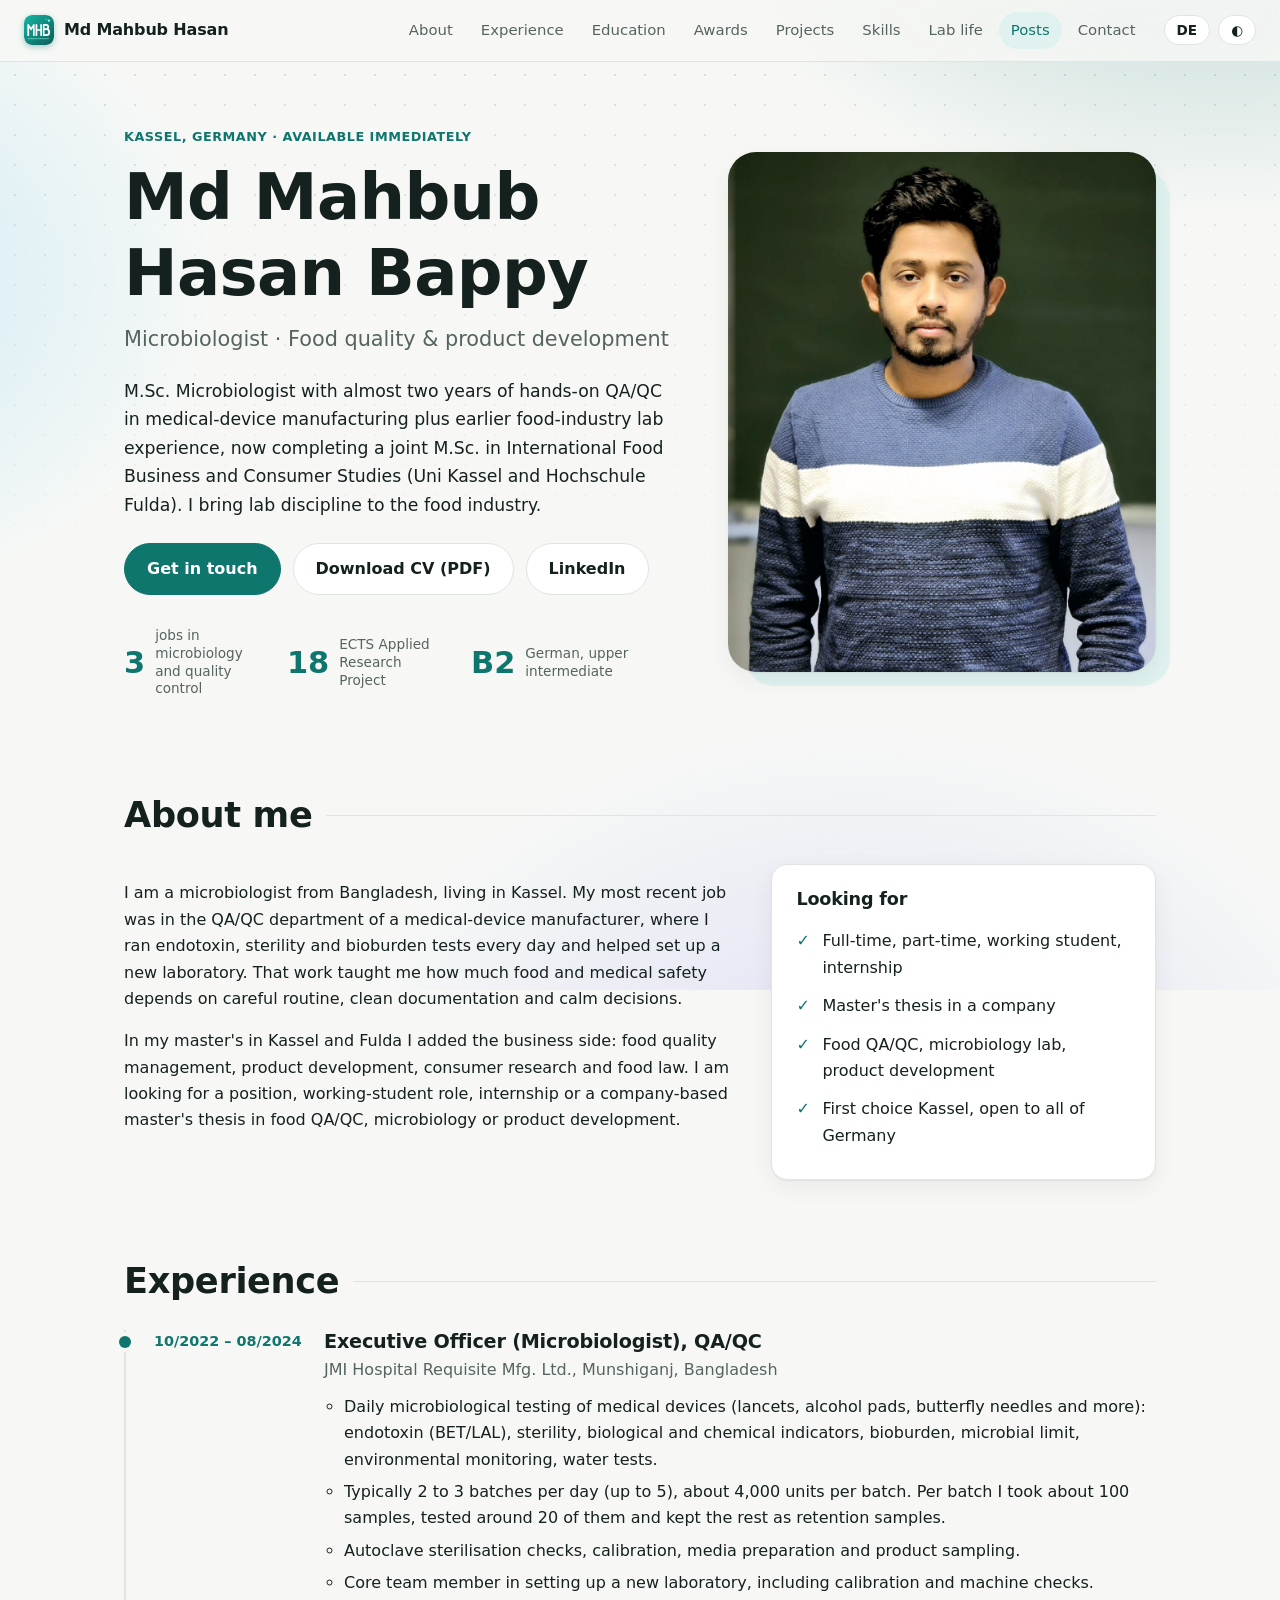
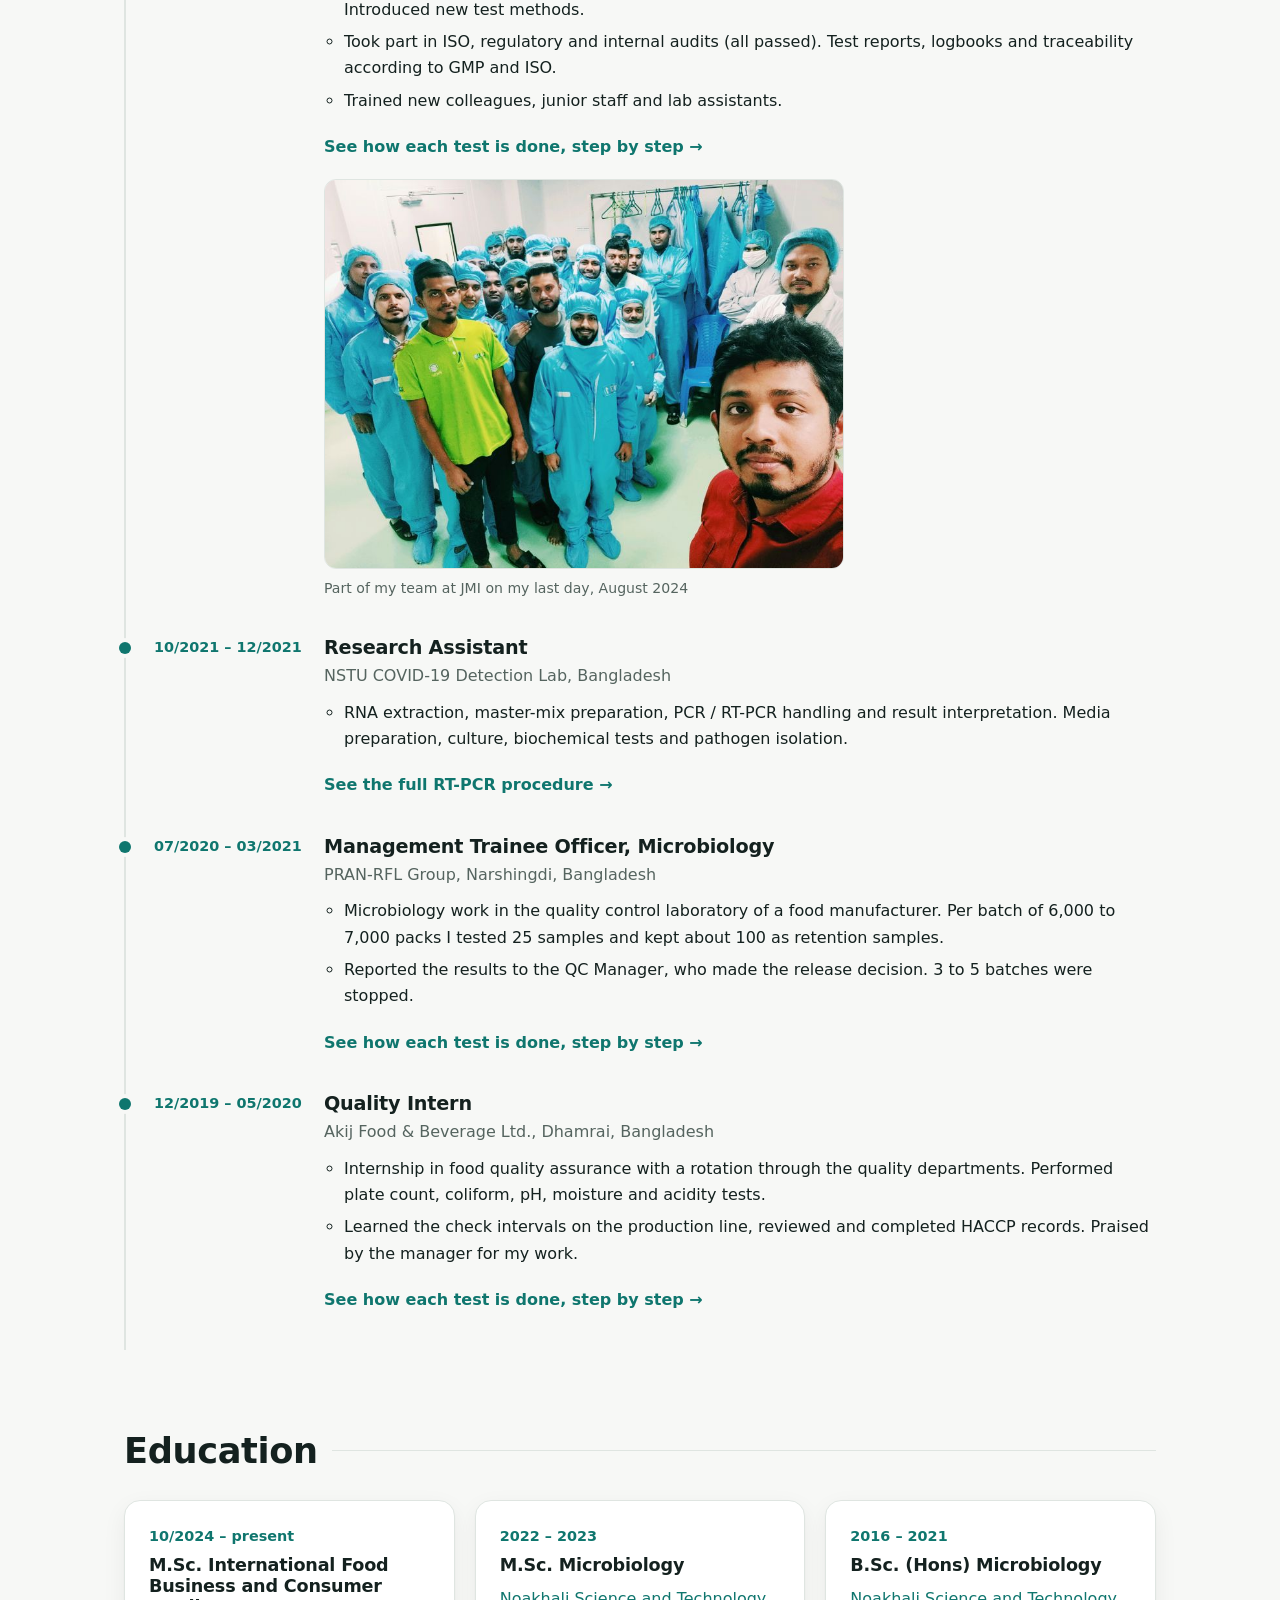
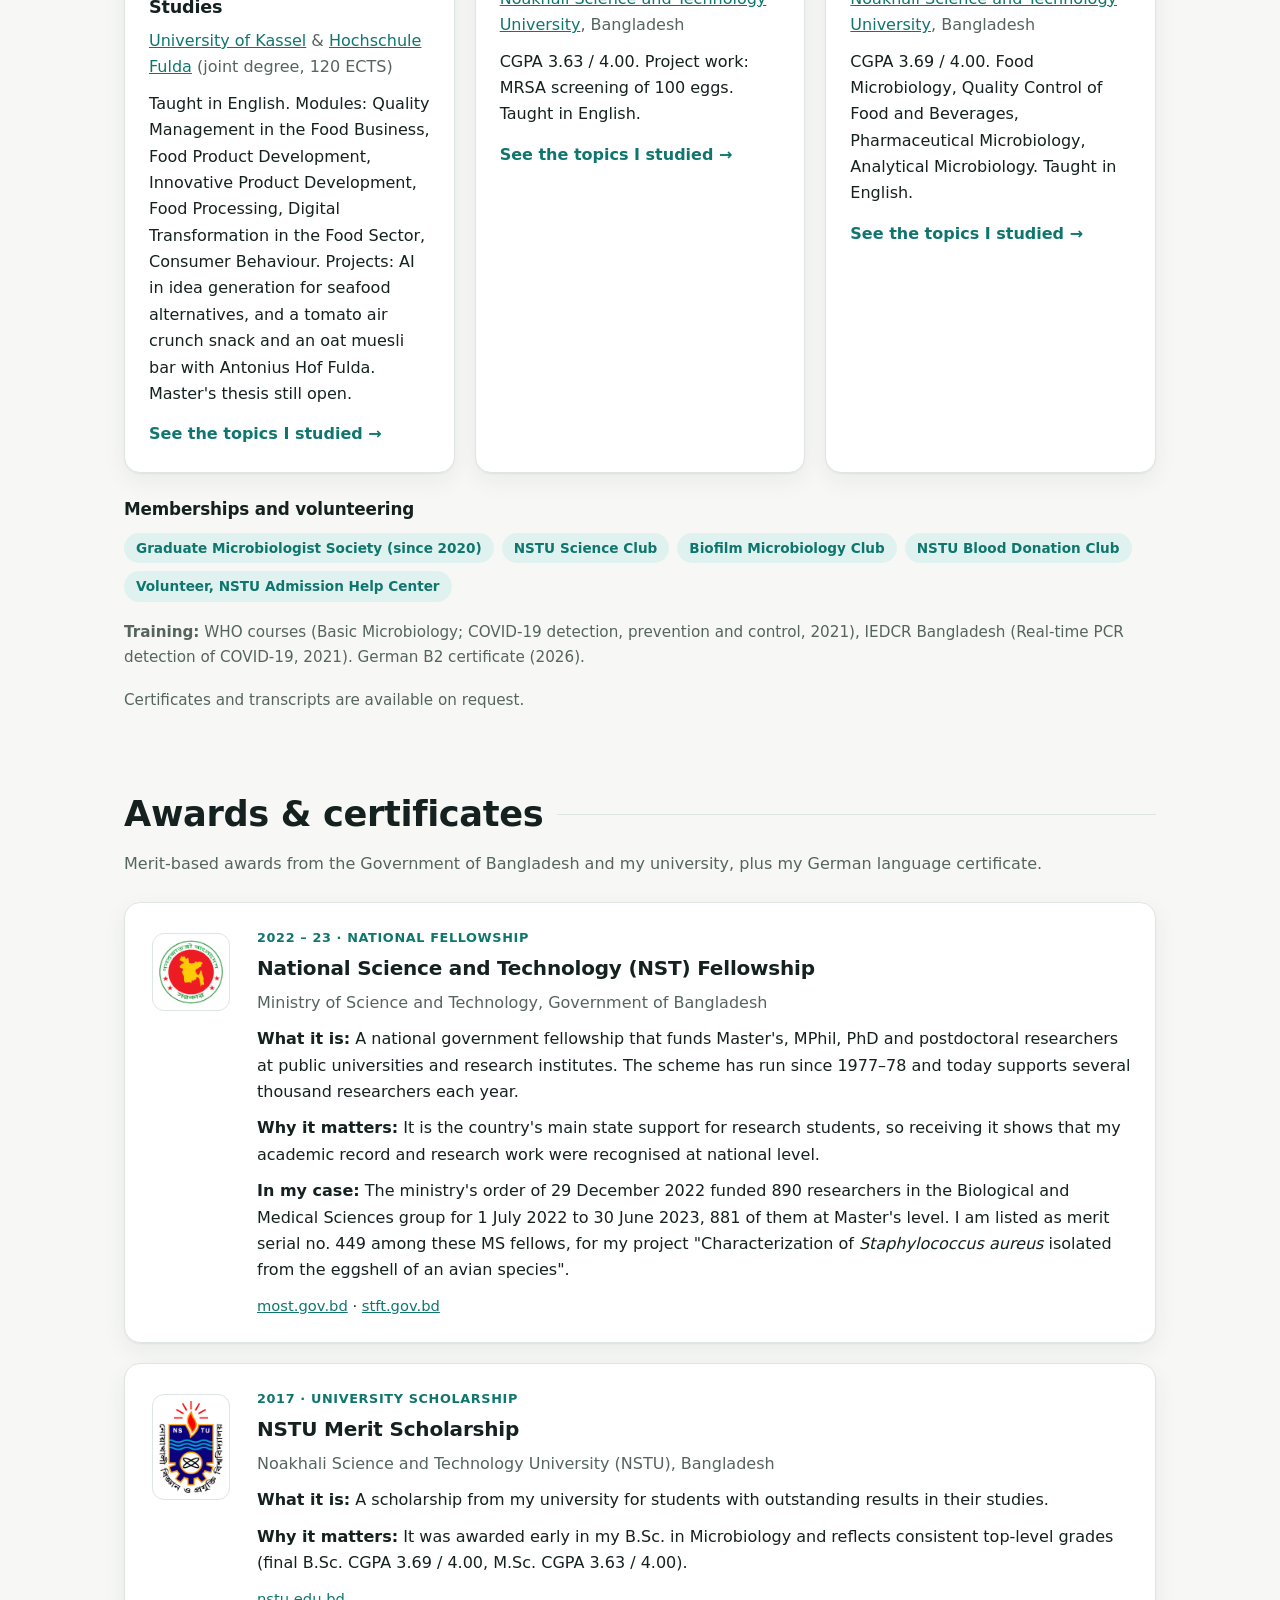
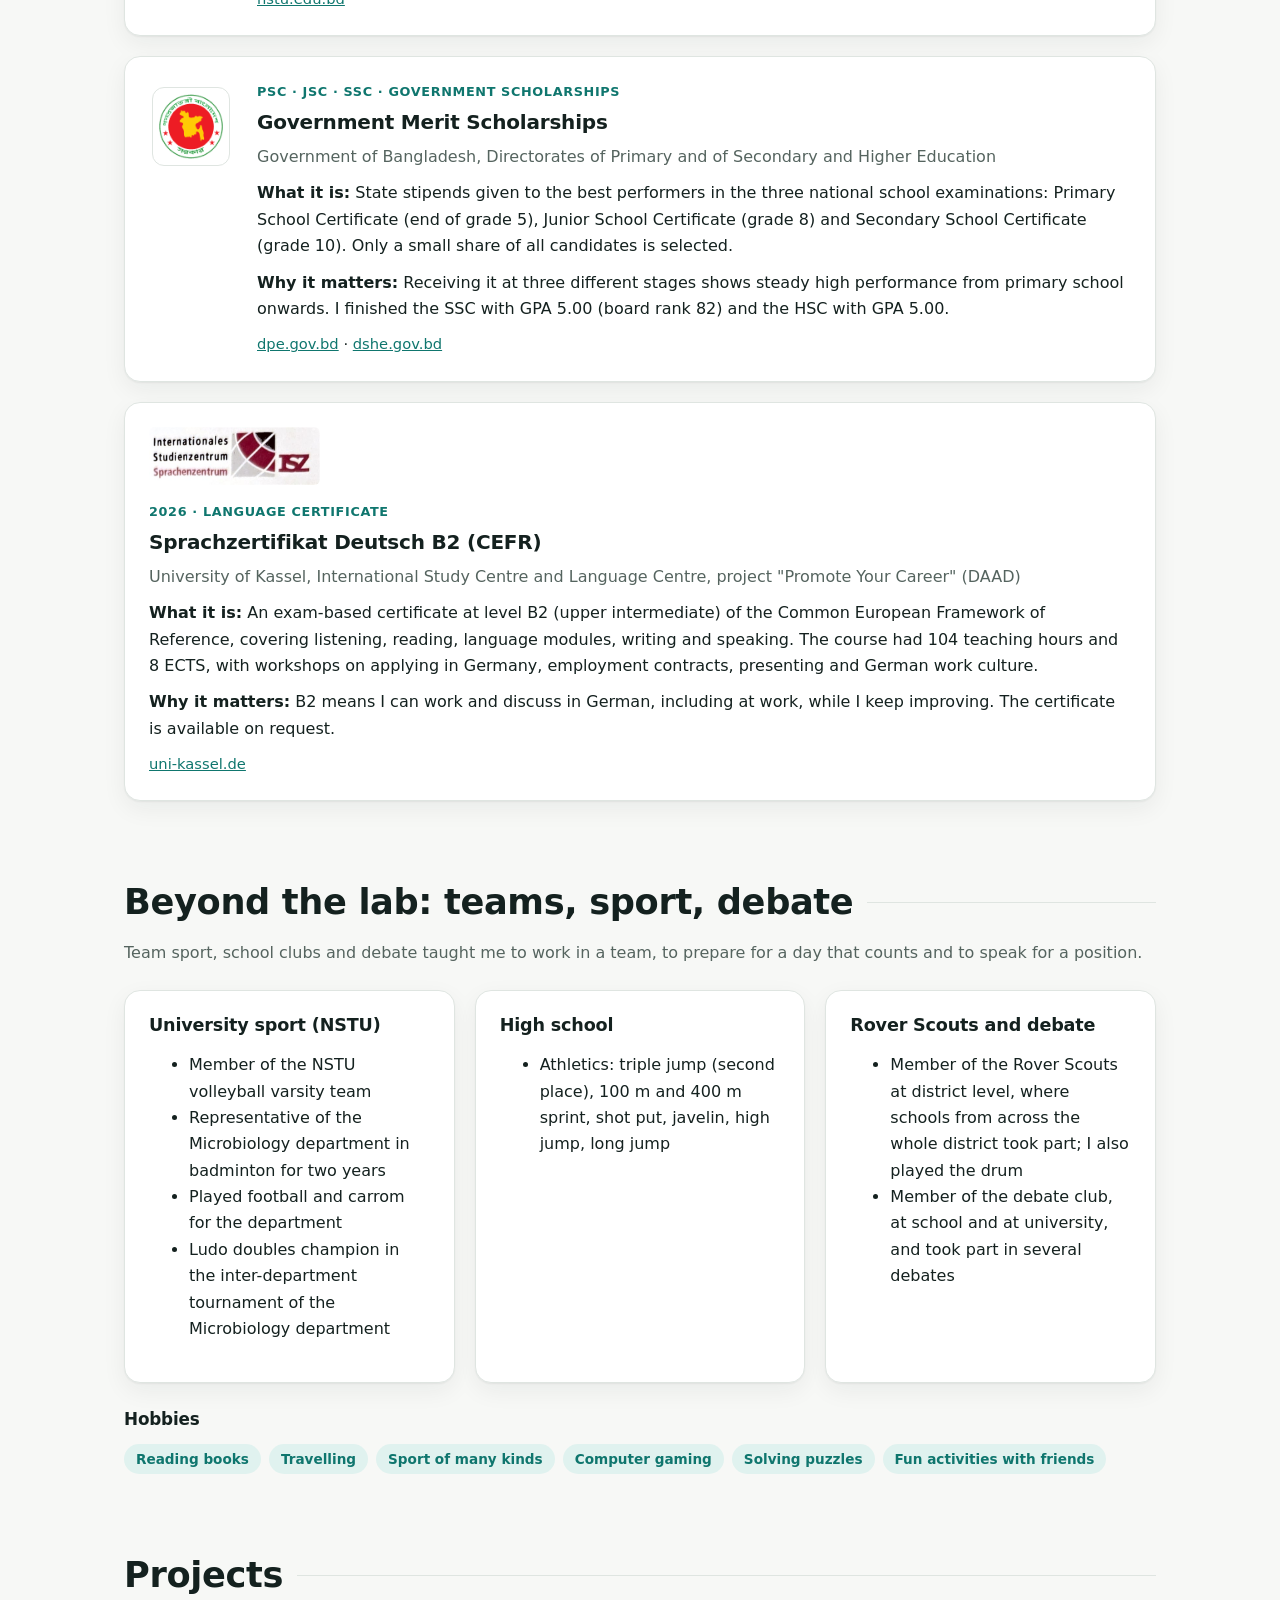
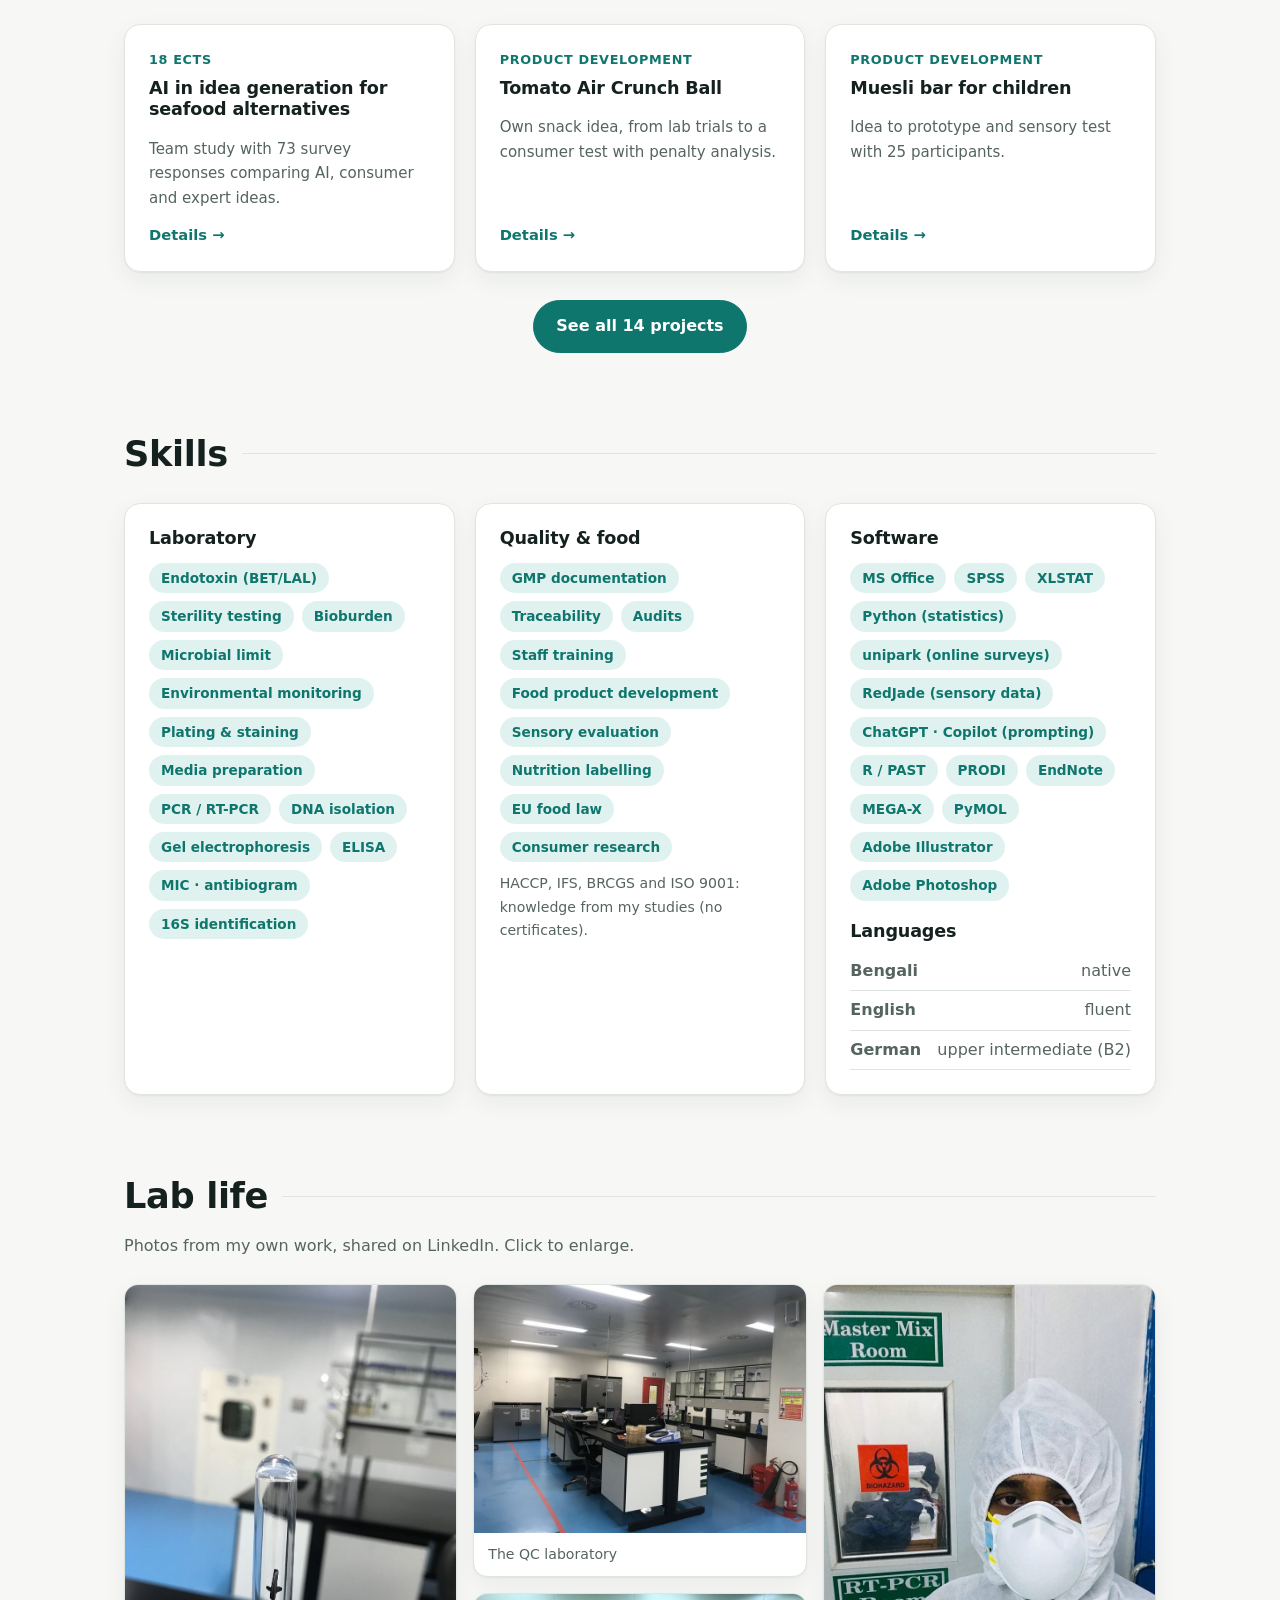
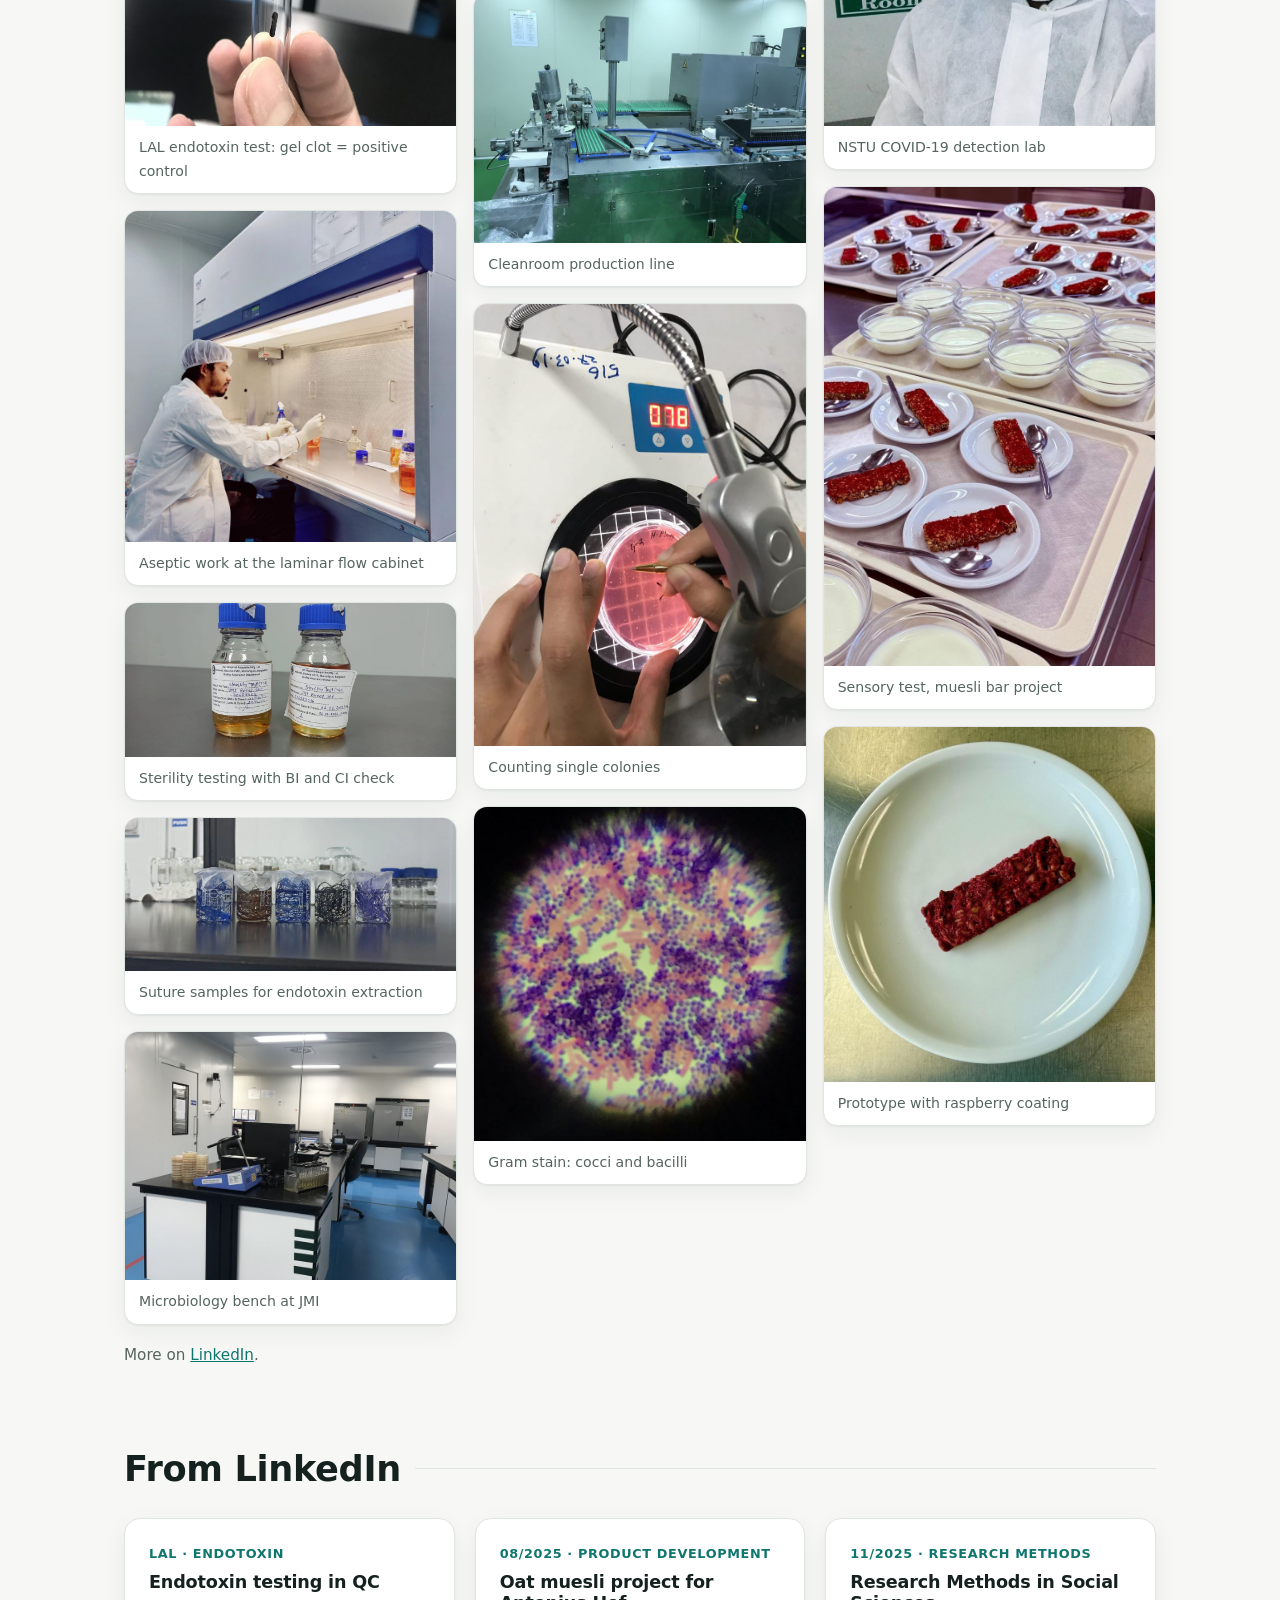
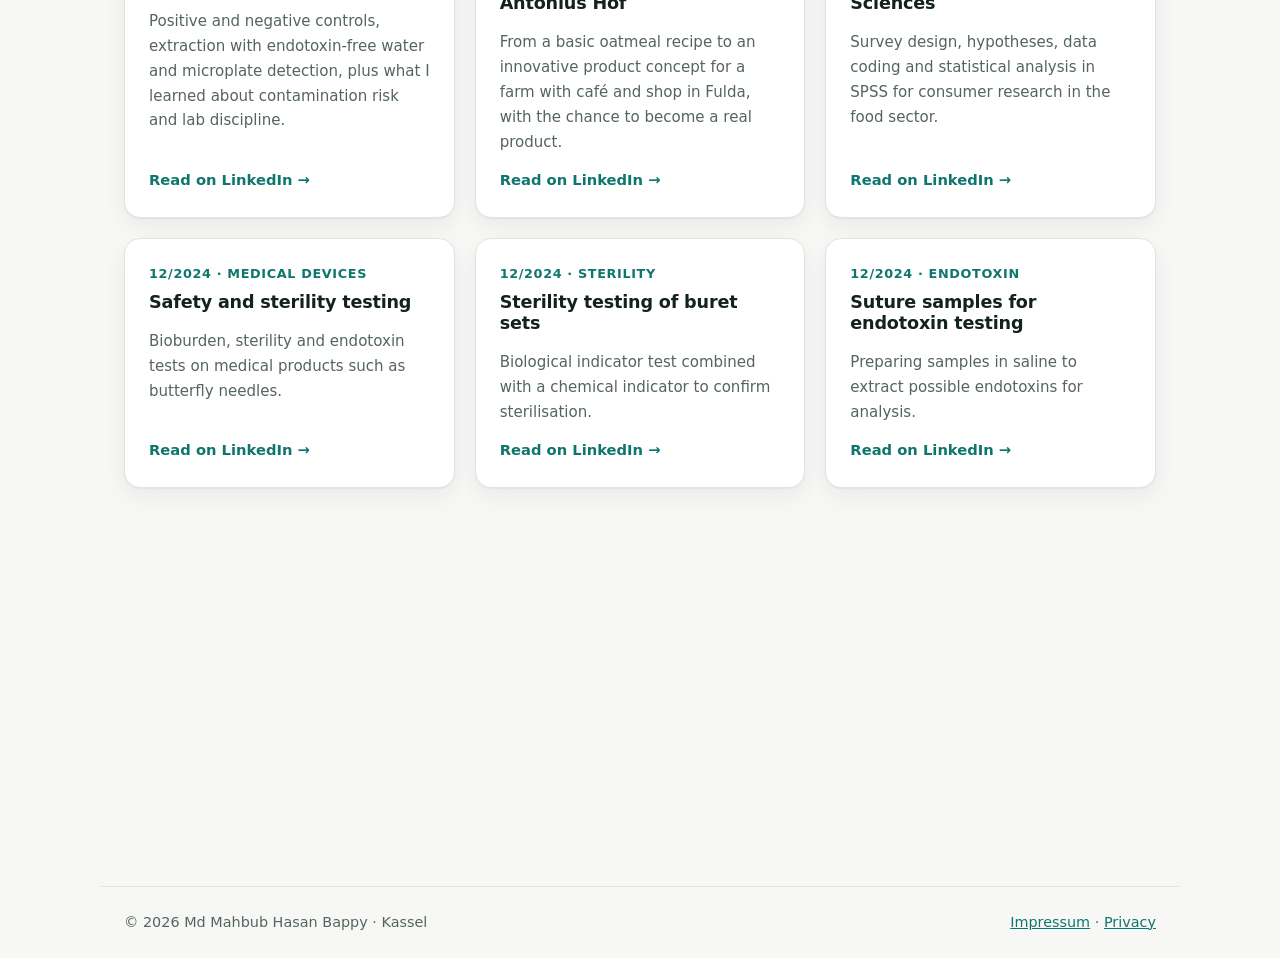
<file: index.html>
<!doctype html>
<html lang="en">
<head>
<meta charset="utf-8">
<meta name="viewport" content="width=device-width, initial-scale=1">
<title>Md Mahbub Hasan Bappy | Microbiologist &amp; Food Quality</title>
<meta name="description" content="Md Mahbub Hasan Bappy: microbiologist (M.Sc.) and M.Sc. student in International Food Business and Consumer Studies in Kassel. Food QA/QC, microbiology lab, product development.">
<meta name="theme-color" content="#0f766e">
<meta property="og:title" content="Md Mahbub Hasan Bappy | Microbiologist &amp; Food Quality">
<meta property="og:description" content="Microbiology, QA/QC and food product development. Based in Kassel, Germany.">
<meta property="og:type" content="website">
<meta property="og:image" content="assets/img/portrait.jpg">
<link rel="canonical" href="https://mdmahbubhasanbd.github.io/">
<link rel="icon" href="assets/favicon.svg" type="image/svg+xml">
<link rel="stylesheet" href="assets/style.css">
<script type="application/ld+json">
{"@context":"https://schema.org","@type":"Person","name":"Md Mahbub Hasan Bappy","jobTitle":"Microbiologist, QA/QC","address":{"@type":"PostalAddress","addressLocality":"Kassel","addressCountry":"DE"},"sameAs":["https://www.linkedin.com/in/md-mahbub-hasan-bappy","https://www.facebook.com/Bappy1996/"],"alumniOf":["University of Kassel","Hochschule Fulda","Noakhali Science and Technology University"]}
</script>
<script>
  (function () {
    try {
      var l = localStorage.getItem('lang') || ((navigator.language || '').slice(0, 2) === 'de' ? 'de' : 'en');
      document.documentElement.lang = l;
      var t = localStorage.getItem('theme');
      if (t) document.documentElement.setAttribute('data-theme', t);
    } catch (e) {}
  })();
</script>
</head>
<body>
<div class="progress" id="progress" aria-hidden="true"></div>
<a class="skip" href="#main"><span class="en">Skip to content</span><span class="de">Zum Inhalt</span></a>

<header class="nav" id="top">
  <a class="brand" href="#top" aria-label="Md Mahbub Hasan Bappy">
    <img class="logo" src="assets/logo.svg" width="30" height="30" alt="">
    <span class="brand-name">Md Mahbub Hasan</span>
  </a>
  <nav aria-label="Main">
    <a href="#about"><span class="en">About</span><span class="de">Über mich</span></a>
    <a href="#experience"><span class="en">Experience</span><span class="de">Erfahrung</span></a>
    <a href="#education"><span class="en">Education</span><span class="de">Ausbildung</span></a>
    <a href="#awards"><span class="en">Awards</span><span class="de">Auszeichnungen</span></a>
    <a href="projects.html"><span class="en">Projects</span><span class="de">Projekte</span></a>
    <a href="#skills"><span class="en">Skills</span><span class="de">Kompetenzen</span></a>
    <a href="#gallery"><span class="en">Lab life</span><span class="de">Laboralltag</span></a>
    <a href="#posts"><span class="en">Posts</span><span class="de">Beiträge</span></a>
    <a href="#contact"><span class="en">Contact</span><span class="de">Kontakt</span></a>
  </nav>
  <div class="tools">
    <button class="pill" id="langBtn" type="button" aria-label="Language"><span class="en">DE</span><span class="de">EN</span></button>
    <button class="pill" id="themeBtn" type="button" aria-label="Theme">◐</button>
  </div>
</header>

<main id="main">

<!-- HERO -->
<section class="hero">
  <div class="hero-text">
    <p class="kicker"><span class="en">Kassel, Germany · available immediately</span><span class="de">Kassel · sofort verfügbar</span></p>
    <h1>Md Mahbub Hasan Bappy</h1>
    <p class="role">
      <span class="en">Microbiologist · Food quality &amp; product development</span>
      <span class="de">Mikrobiologe · Lebensmittelqualität &amp; Produktentwicklung</span>
    </p>
    <p class="lead en">M.Sc. Microbiologist with almost two years of hands-on QA/QC in medical-device manufacturing plus earlier food-industry lab experience, now completing a joint M.Sc. in International Food Business and Consumer Studies (Uni Kassel and Hochschule Fulda). I bring lab discipline to the food industry.</p>
    <p class="lead de">M.Sc.-Mikrobiologe mit fast zwei Jahren praktischer QA/QC-Erfahrung in der Medizinprodukte-Herstellung und früheren Laborerfahrungen in der Lebensmittelindustrie. Aktuell schließe ich den gemeinsamen M.Sc. International Food Business and Consumer Studies (Uni Kassel und Hochschule Fulda) ab. Ich bringe Laborpräzision in die Lebensmittelbranche.</p>
    <div class="cta">
      <a class="btn primary" href="#contact"><span class="en">Get in touch</span><span class="de">Kontakt aufnehmen</span></a>
      <a class="btn en" href="assets/CV_Md_Mahbub_Hasan.pdf" target="_blank" rel="noopener">Download CV (PDF)</a><a class="btn de" href="assets/Lebenslauf_Md_Mahbub_Hasan.pdf" target="_blank" rel="noopener">Lebenslauf (PDF)</a>
      <a class="btn" href="https://www.linkedin.com/in/md-mahbub-hasan-bappy" target="_blank" rel="noopener">LinkedIn</a>
    </div>
    <ul class="facts">
      <li><b>3</b><span><span class="en">jobs in microbiology and quality control</span><span class="de">Stationen in Mikrobiologie und Qualit&#228;tskontrolle</span></span></li>
      <li><b>18</b><span><span class="en">ECTS Applied Research Project</span><span class="de">ECTS Applied Research Project</span></span></li>
      <li><b>B2</b><span><span class="en">German, upper intermediate</span><span class="de">Deutsch, gehobene Mittelstufe</span></span></li>
    </ul>
  </div>
  <figure class="portrait">
    <img src="assets/img/portrait.jpg" alt="Portrait of Md Mahbub Hasan Bappy" width="1050" height="1400" fetchpriority="high">
  </figure>
</section>

<!-- ABOUT -->
<section id="about" class="sec reveal">
  <h2><span class="en">About me</span><span class="de">Über mich</span></h2>
  <div class="two">
    <div>
      <p class="en">I am a microbiologist from Bangladesh, living in Kassel. My most recent job was in the QA/QC department of a medical-device manufacturer, where I ran endotoxin, sterility and bioburden tests every day and helped set up a new laboratory. That work taught me how much food and medical safety depends on careful routine, clean documentation and calm decisions.</p>
      <p class="de">Ich bin Mikrobiologe aus Bangladesch und lebe in Kassel. Meine letzte Stelle war in der QA/QC-Abteilung eines Medizinprodukte-Herstellers. Dort habe ich täglich Endotoxin-, Sterilitäts- und Bioburden-Tests durchgeführt und beim Aufbau eines neuen Labors mitgewirkt. Dabei habe ich gelernt, wie sehr Lebensmittel- und Medizinsicherheit von sorgfältiger Routine, sauberer Dokumentation und ruhigen Entscheidungen abhängt.</p>
      <p class="en">In my master's in Kassel and Fulda I added the business side: food quality management, product development, consumer research and food law. I am looking for a position, working-student role, internship or a company-based master's thesis in food QA/QC, microbiology or product development.</p>
      <p class="de">Im Master in Kassel und Fulda kamen die wirtschaftlichen Seiten dazu: Qualitätsmanagement, Produktentwicklung, Verbraucherforschung und Lebensmittelrecht. Ich suche eine Stelle, Werkstudententätigkeit, ein Praktikum oder eine Masterarbeit im Unternehmen in den Bereichen Lebensmittel-QA/QC, Mikrobiologie oder Produktentwicklung.</p>
    </div>
    <aside class="card">
      <h3><span class="en">Looking for</span><span class="de">Ich suche</span></h3>
      <ul class="ticks">
        <li><span class="en">Full-time, part-time, working student, internship</span><span class="de">Vollzeit, Teilzeit, Werkstudent, Praktikum</span></li>
        <li><span class="en">Master's thesis in a company</span><span class="de">Masterarbeit im Unternehmen</span></li>
        <li><span class="en">Food QA/QC, microbiology lab, product development</span><span class="de">Lebensmittel-QA/QC, Mikrobiologie-Labor, Produktentwicklung</span></li>
        <li><span class="en">First choice Kassel, open to all of Germany</span><span class="de">Zuerst Kassel, offen für ganz Deutschland</span></li>
      </ul>
    </aside>
  </div>
</section>

<!-- EXPERIENCE -->
<section id="experience" class="sec reveal">
  <h2><span class="en">Experience</span><span class="de">Berufserfahrung</span></h2>
  <ol class="timeline">
    <li>
      <div class="when">10/2022 – 08/2024</div>
      <div class="what">
        <h3>Executive Officer (Microbiologist), QA/QC</h3>
        <p class="org">JMI Hospital Requisite Mfg. Ltd., Munshiganj, Bangladesh</p>
        <ul>
          <li><span class="en">Daily microbiological testing of medical devices (lancets, alcohol pads, butterfly needles and more): endotoxin (BET/LAL), sterility, biological and chemical indicators, bioburden, microbial limit, environmental monitoring, water tests.</span><span class="de">Tägliche mikrobiologische Prüfung von Medizinprodukten (Lanzetten, Alkoholtupfer, Butterfly-Kanülen u. a.): Endotoxin (BET/LAL), Sterilität, biologische und chemische Indikatoren, Bioburden, mikrobielle Grenzwerte, Umgebungsmonitoring, Wasseranalysen.</span></li>
          <li><span class="en">Typically 2 to 3 batches per day (up to 5), about 4,000 units per batch. Per batch I took about 100 samples, tested around 20 of them and kept the rest as retention samples.</span><span class="de">In der Regel 2 bis 3 Chargen pro Tag (bis zu 5), etwa 4.000 Einheiten je Charge. Pro Charge habe ich etwa 100 Proben genommen, rund 20 davon geprüft und die übrigen als Rückstellmuster aufbewahrt.</span></li>
          <li><span class="en">Autoclave sterilisation checks, calibration, media preparation and product sampling.</span><span class="de">Autoklav-Kontrollen, Kalibrierung, Medienherstellung und Probenahme.</span></li>
          <li><span class="en">Core team member in setting up a new laboratory, including calibration and machine checks. Introduced new test methods.</span><span class="de">Zentrale Rolle beim Aufbau eines neuen Labors, inklusive Kalibrierung und Geräteprüfung. Einführung neuer Prüfmethoden.</span></li>
          <li><span class="en">Took part in ISO, regulatory and internal audits (all passed). Test reports, logbooks and traceability according to GMP and ISO.</span><span class="de">Teilnahme an ISO-, behördlichen und internen Audits (alle bestanden). Prüfberichte, Laborbücher und Rückverfolgbarkeit nach GMP und ISO.</span></li>
          <li><span class="en">Trained new colleagues, junior staff and lab assistants.</span><span class="de">Einarbeitung und Schulung neuer Kollegen, junger Mitarbeiter und Laborassistenten.</span></li>
        </ul>
        <p class="more-link"><a href="experience.html"><span class="en">See how each test is done, step by step →</span><span class="de">Jede Prüfung Schritt für Schritt ansehen →</span></a></p>
        <figure class="teamfig">
          <button type="button" data-full="assets/img/team-jmi.jpg"><img src="assets/img/team-jmi.jpg" alt="Part of the JMI laboratory and production team in cleanroom suits" loading="lazy"></button>
          <figcaption><span class="en">Part of my team at JMI on my last day, August 2024</span><span class="de">Ein Teil meines Teams bei JMI am letzten Tag, August 2024</span></figcaption>
        </figure>
      </div>
    </li>
    <li>
      <div class="when">10/2021 – 12/2021</div>
      <div class="what">
        <h3>Research Assistant</h3>
        <p class="org">NSTU COVID-19 Detection Lab, Bangladesh</p>
        <ul>
          <li><span class="en">RNA extraction, master-mix preparation, PCR / RT-PCR handling and result interpretation. Media preparation, culture, biochemical tests and pathogen isolation.</span><span class="de">RNA-Extraktion, Master-Mix-Ansatz, PCR/RT-PCR und Auswertung. Medienherstellung, Kultivierung, biochemische Tests und Isolierung von Erregern.</span></li>
        </ul>
        <p class="more-link"><a href="experience.html#covid-pcr"><span class="en">See the full RT-PCR procedure →</span><span class="de">Das vollständige RT-PCR-Verfahren ansehen →</span></a></p>
      </div>
    </li>
    <li>
      <div class="when">07/2020 – 03/2021</div>
      <div class="what">
        <h3>Management Trainee Officer, Microbiology</h3>
        <p class="org">PRAN-RFL Group, Narshingdi, Bangladesh</p>
        <ul>
          <li><span class="en">Microbiology work in the quality control laboratory of a food manufacturer. Per batch of 6,000 to 7,000 packs I tested 25 samples and kept about 100 as retention samples.</span><span class="de">Mikrobiologie im Qualitätskontroll-Labor eines Lebensmittelherstellers. Pro Charge mit 6.000 bis 7.000 Packungen habe ich 25 Proben geprüft und etwa 100 als Rückstellmuster aufbewahrt.</span></li>
          <li><span class="en">Reported the results to the QC Manager, who made the release decision. 3 to 5 batches were stopped.</span><span class="de">Ergebnisse an den QC-Manager berichtet, der über die Freigabe entschied. 3 bis 5 Chargen wurden angehalten.</span></li>
        </ul>
        <p class="more-link"><a href="experience.html#pran-overview"><span class="en">See how each test is done, step by step →</span><span class="de">Jede Prüfung Schritt für Schritt ansehen →</span></a></p>
      </div>
    </li>
    <li>
      <div class="when">12/2019 – 05/2020</div>
      <div class="what">
        <h3>Quality Intern</h3>
        <p class="org">Akij Food &amp; Beverage Ltd., Dhamrai, Bangladesh</p>
        <ul>
          <li><span class="en">Internship in food quality assurance with a rotation through the quality departments. Performed plate count, coliform, pH, moisture and acidity tests.</span><span class="de">Praktikum in der Lebensmittel-Qualitätssicherung mit Rotation durch die Qualitätsabteilungen. Durchgeführt: Keimzahl, Coliforme, pH, Feuchtigkeit und Säuregrad.</span></li>
          <li><span class="en">Learned the check intervals on the production line, reviewed and completed HACCP records. Praised by the manager for my work.</span><span class="de">Kontrollintervalle an der Produktionslinie kennengelernt, HACCP-Aufzeichnungen geprüft und ausgefüllt. Vom Manager für meine Arbeit gelobt.</span></li>
        </ul>
        <p class="more-link"><a href="experience.html#akij-overview"><span class="en">See how each test is done, step by step →</span><span class="de">Jede Prüfung Schritt für Schritt ansehen →</span></a></p>
      </div>
    </li>
  </ol>
</section>

<!-- EDUCATION -->
<section id="education" class="sec reveal">
  <h2><span class="en">Education</span><span class="de">Ausbildung</span></h2>
  <div class="grid3">
    <article class="card clickable">
      <p class="when">10/2024 – <span class="en">present</span><span class="de">heute</span></p>
      <h3>M.Sc. International Food Business and Consumer Studies</h3>
      <p class="org"><a href="institutions.html#kassel">University of Kassel</a> &amp; <a href="institutions.html#fulda">Hochschule Fulda</a> (joint degree, 120 ECTS)</p>
      <p class="en">Taught in English. Modules: Quality Management in the Food Business, Food Product Development, Innovative Product Development, Food Processing, Digital Transformation in the Food Sector, Consumer Behaviour. Projects: AI in idea generation for seafood alternatives, and a tomato air crunch snack and an oat muesli bar with Antonius Hof Fulda. Master's thesis still open.</p>
      <p class="de">Unterrichtssprache Englisch. Module: Quality Management in the Food Business, Food Product Development, Innovative Product Development, Food Processing, Digital Transformation in the Food Sector, Consumer Behaviour. Projekte: KI in der Ideenfindung f&#252;r Fischalternativen sowie ein Tomaten-Air-Crunch-Snack und ein Haferm&#252;sliriegel mit dem Antonius Hof Fulda. Masterarbeit steht noch aus.</p>
    
      <p class="more-link"><a href="learning.html#ifbc"><span class="en">See the topics I studied →</span><span class="de">Studieninhalte ansehen →</span></a></p>
    </article>
    <article class="card clickable">
      <p class="when">2022 – 2023</p>
      <h3>M.Sc. Microbiology</h3>
      <p class="org"><a href="institutions.html#nstu">Noakhali Science and Technology University</a>, Bangladesh</p>
      <p class="en">CGPA 3.63 / 4.00. Project work: MRSA screening of 100 eggs. Taught in English.</p>
      <p class="de">CGPA 3,63 / 4,00. Projektarbeit: MRSA-Screening an 100 Eiern. Unterrichtssprache Englisch.</p>
    
      <p class="more-link"><a href="learning.html#msc"><span class="en">See the topics I studied →</span><span class="de">Studieninhalte ansehen →</span></a></p>
    </article>
    <article class="card clickable">
      <p class="when">2016 – 2021</p>
      <h3>B.Sc. (Hons) Microbiology</h3>
      <p class="org"><a href="institutions.html#nstu">Noakhali Science and Technology University</a>, Bangladesh</p>
      <p class="en">CGPA 3.69 / 4.00. Food Microbiology, Quality Control of Food and Beverages, Pharmaceutical Microbiology, Analytical Microbiology. Taught in English.</p>
      <p class="de">CGPA 3,69 / 4,00. Food Microbiology, Quality Control of Food and Beverages, Pharmaceutical Microbiology, Analytical Microbiology. Unterrichtssprache Englisch.</p>
    
      <p class="more-link"><a href="learning.html#bsc"><span class="en">See the topics I studied →</span><span class="de">Studieninhalte ansehen →</span></a></p>
    </article>
  </div>
  <h3 class="subhead"><span class="en">Memberships and volunteering</span><span class="de">Mitgliedschaften und Ehrenamt</span></h3>
  <ul class="chips">
    <li>Graduate Microbiologist Society <span class="en">(since 2020)</span><span class="de">(seit 2020)</span></li>
    <li>NSTU Science Club</li>
    <li>Biofilm Microbiology Club</li>
    <li><span class="en">NSTU Blood Donation Club</span><span class="de">NSTU-Blutspendeclub</span></li>
    <li><span class="en">Volunteer, NSTU Admission Help Center</span><span class="de">Freiwilliger, NSTU Admission Help Center</span></li>
  </ul>
  <p class="note en"><b>Training:</b> WHO courses (Basic Microbiology; COVID-19 detection, prevention and control, 2021), IEDCR Bangladesh (Real-time PCR detection of COVID-19, 2021). German B2 certificate (2026).</p>
  <p class="note de"><b>Weiterbildung:</b> WHO-Kurse (Basic Microbiology; COVID-19-Nachweis, Prävention und Kontrolle, 2021), IEDCR Bangladesch (Real-time-PCR-Nachweis von COVID-19, 2021). Sprachzertifikat Deutsch B2 (2026).</p>
  <p class="note en">Certificates and transcripts are available on request.</p>
  <p class="note de">Zeugnisse und Zertifikate sende ich auf Anfrage gern zu.</p>
</section>

<!-- AWARDS -->
<section id="awards" class="sec reveal">
  <h2><span class="en">Awards &amp; certificates</span><span class="de">Auszeichnungen &amp; Zertifikate</span></h2>
  <p class="sub en">Merit-based awards from the Government of Bangladesh and my university, plus my German language certificate.</p>
  <p class="sub de">Leistungsbasierte Auszeichnungen der Regierung von Bangladesch und meiner Universität, jeweils für akademische Leistungen oder Forschungspotenzial.</p>
  <div class="awards">

    <article class="card award">
      <img class="seal" src="assets/img/awards/bd-gov.png" alt="Emblem of the Government of Bangladesh" width="64" height="65" loading="lazy">
      <div>
        <p class="tag">2022 – 23 · <span class="en">National fellowship</span><span class="de">Nationales Stipendium</span></p>
        <h3>National Science and Technology (NST) Fellowship</h3>
        <p class="org"><span class="en">Ministry of Science and Technology, Government of Bangladesh</span><span class="de">Ministerium für Wissenschaft und Technologie, Regierung von Bangladesch</span></p>
        <p class="en"><b>What it is:</b> A national government fellowship that funds Master's, MPhil, PhD and postdoctoral researchers at public universities and research institutes. The scheme has run since 1977–78 and today supports several thousand researchers each year.</p>
        <p class="de"><b>Was es ist:</b> Ein staatliches Stipendium für Master-, MPhil-, Promotions- und Postdoc-Forschende an öffentlichen Universitäten und Forschungsinstituten. Das Programm besteht seit 1977–78 und fördert heute jährlich mehrere tausend Forschende.</p>
        <p class="en"><b>Why it matters:</b> It is the country's main state support for research students, so receiving it shows that my academic record and research work were recognised at national level.</p>
        <p class="de"><b>Bedeutung:</b> Es ist die wichtigste staatliche Förderung für Forschende im Studium. Die Auszeichnung zeigt, dass meine akademischen Leistungen und meine Forschung auf nationaler Ebene anerkannt wurden.</p>
        <p class="en"><b>In my case:</b> The ministry's order of 29 December 2022 funded 890 researchers in the Biological and Medical Sciences group for 1 July 2022 to 30 June 2023, 881 of them at Master's level. I am listed as merit serial no. 449 among these MS fellows, for my project "Characterization of <i>Staphylococcus aureus</i> isolated from the eggshell of an avian species".</p>
        <p class="de"><b>In meinem Fall:</b> Der Beschluss des Ministeriums vom 29. Dezember 2022 förderte 890 Forschende der Gruppe Biologie und Medizin vom 1. Juli 2022 bis 30. Juni 2023, davon 881 auf Master-Niveau. Ich stehe als Merit Sl. Nr. 449 unter diesen MS-Stipendiaten, für mein Projekt „Characterization of <i>Staphylococcus aureus</i> isolated from the eggshell of an avian species“.</p>
        <p class="links"><a href="https://most.gov.bd" target="_blank" rel="noopener">most.gov.bd</a> · <a href="https://stft.gov.bd" target="_blank" rel="noopener">stft.gov.bd</a></p>
      </div>
    </article>

    <article class="card award">
      <img class="seal" src="assets/img/awards/nstu.png" alt="Logo of Noakhali Science and Technology University" width="46" height="66" loading="lazy">
      <div>
        <p class="tag">2017 · <span class="en">University scholarship</span><span class="de">Universitätsstipendium</span></p>
        <h3>NSTU Merit Scholarship</h3>
        <p class="org">Noakhali Science and Technology University (NSTU), Bangladesh</p>
        <p class="en"><b>What it is:</b> A scholarship from my university for students with outstanding results in their studies.</p>
        <p class="de"><b>Was es ist:</b> Ein Stipendium meiner Universität für Studierende mit herausragenden Studienleistungen.</p>
        <p class="en"><b>Why it matters:</b> It was awarded early in my B.Sc. in Microbiology and reflects consistent top-level grades (final B.Sc. CGPA 3.69 / 4.00, M.Sc. CGPA 3.63 / 4.00).</p>
        <p class="de"><b>Bedeutung:</b> Es wurde früh in meinem B.Sc. Mikrobiologie vergeben und steht für durchgehend sehr gute Noten (B.Sc.-Abschluss CGPA 3,69 / 4,00, M.Sc. CGPA 3,63 / 4,00).</p>
        <p class="links"><a href="https://nstu.edu.bd" target="_blank" rel="noopener">nstu.edu.bd</a></p>
      </div>
    </article>

    <article class="card award">
      <img class="seal" src="assets/img/awards/bd-gov.png" alt="Emblem of the Government of Bangladesh" width="64" height="65" loading="lazy">
      <div>
        <p class="tag">PSC · JSC · SSC · <span class="en">Government scholarships</span><span class="de">Staatliche Stipendien</span></p>
        <h3>Government Merit Scholarships</h3>
        <p class="org"><span class="en">Government of Bangladesh, Directorates of Primary and of Secondary and Higher Education</span><span class="de">Regierung von Bangladesch, Direktorate für Primarbildung sowie für Sekundar- und Hochschulbildung</span></p>
        <p class="en"><b>What it is:</b> State stipends given to the best performers in the three national school examinations: Primary School Certificate (end of grade 5), Junior School Certificate (grade 8) and Secondary School Certificate (grade 10). Only a small share of all candidates is selected.</p>
        <p class="de"><b>Was es ist:</b> Staatliche Stipendien für die Besten der drei nationalen Schulprüfungen: Primary School Certificate (Ende Klasse 5), Junior School Certificate (Klasse 8) und Secondary School Certificate (Klasse 10). Nur ein kleiner Teil aller Teilnehmenden wird ausgewählt.</p>
        <p class="en"><b>Why it matters:</b> Receiving it at three different stages shows steady high performance from primary school onwards. I finished the SSC with GPA 5.00 (board rank 82) and the HSC with GPA 5.00.</p>
        <p class="de"><b>Bedeutung:</b> Das Stipendium auf drei verschiedenen Stufen zeigt konstant hohe Leistungen von der Grundschule an. Den SSC habe ich mit GPA 5,00 (Platz 82 im Board) und das HSC mit GPA 5,00 abgeschlossen.</p>
        <p class="links"><a href="https://dpe.gov.bd" target="_blank" rel="noopener">dpe.gov.bd</a> · <a href="https://dshe.gov.bd" target="_blank" rel="noopener">dshe.gov.bd</a></p>
      </div>
    </article>

    <article class="card award stack">
      <img class="orglogo" src="assets/img/awards/isz-logo.jpg" alt="Logo of the International Study Centre and Language Centre (ISZ), University of Kassel" width="170" height="57" loading="lazy">
      <div>
        <p class="tag">2026 · <span class="en">Language certificate</span><span class="de">Sprachzertifikat</span></p>
        <h3>Sprachzertifikat Deutsch B2 (CEFR)</h3>
        <p class="org"><span class="en">University of Kassel, International Study Centre and Language Centre, project "Promote Your Career" (DAAD)</span><span class="de">Universität Kassel, Internationales Studienzentrum und Sprachenzentrum, Projekt „Promote Your Career“ (DAAD)</span></p>
        <p class="en"><b>What it is:</b> An exam-based certificate at level B2 (upper intermediate) of the Common European Framework of Reference, covering listening, reading, language modules, writing and speaking. The course had 104 teaching hours and 8 ECTS, with workshops on applying in Germany, employment contracts, presenting and German work culture.</p>
        <p class="de"><b>Was es ist:</b> Ein prüfungsbasiertes Zertifikat auf Niveau B2 (gehobene Mittelstufe) des Gemeinsamen Europäischen Referenzrahmens mit Hören, Lesen, Sprachbausteinen, Schreiben und Sprechen. Der Kurs umfasste 104 Unterrichtsstunden und 8 ECTS, dazu Workshops zu Bewerbung in Deutschland, Arbeitsvertrag, Präsentieren und deutscher Arbeitskultur.</p>
        <p class="en"><b>Why it matters:</b> B2 means I can work and discuss in German, including at work, while I keep improving. The certificate is available on request.</p>
        <p class="de"><b>Bedeutung:</b> B2 bedeutet, dass ich mich auch im Berufsalltag auf Deutsch verständigen und fachlich austauschen kann, und ich verbessere mich weiter. Das Zertifikat sende ich auf Anfrage zu.</p>
        <p class="links"><a href="https://www.uni-kassel.de" target="_blank" rel="noopener">uni-kassel.de</a></p>
      </div>
    </article>
  </div>
</section>

<!-- ACTIVITIES -->
<section id="activities" class="sec reveal">
  <h2><span class="en">Beyond the lab: teams, sport, debate</span><span class="de">Neben dem Labor: Teams, Sport, Debatte</span></h2>
  <p class="sub en">Team sport, school clubs and debate taught me to work in a team, to prepare for a day that counts and to speak for a position.</p>
  <p class="sub de">Mannschaftssport, Schulclubs und Debatten haben mir beigebracht, im Team zu arbeiten, mich auf einen wichtigen Tag vorzubereiten und eine Position zu vertreten.</p>
  <div class="grid3">
    <article class="card">
      <h3><span class="en">University sport (NSTU)</span><span class="de">Hochschulsport (NSTU)</span></h3>
      <ul class="en"><li>Member of the NSTU volleyball varsity team</li><li>Representative of the Microbiology department in badminton for two years</li><li>Played football and carrom for the department</li><li>Ludo doubles champion in the inter-department tournament of the Microbiology department</li></ul>
      <ul class="de"><li>Mitglied der Volleyball-Hochschulmannschaft der NSTU</li><li>Zwei Jahre Vertreter des Fachbereichs Mikrobiologie im Badminton</li><li>Fußball und Carrom für den Fachbereich gespielt</li><li>Ludo-Doppel-Meister im Turnier zwischen den Fachbereichen der Mikrobiologie</li></ul>
    </article>
    <article class="card">
      <h3><span class="en">High school</span><span class="de">Schulzeit</span></h3>
      <ul class="en"><li>Athletics: triple jump (second place), 100 m and 400 m sprint, shot put, javelin, high jump, long jump</li></ul>
      <ul class="de"><li>Leichtathletik: Dreisprung (zweiter Platz), 100-m- und 400-m-Sprint, Kugelstoßen, Speerwurf, Hochsprung, Weitsprung</li></ul>
    </article>
    <article class="card">
      <h3><span class="en">Rover Scouts and debate</span><span class="de">Rover Scouts und Debatte</span></h3>
      <ul class="en"><li>Member of the Rover Scouts at district level, where schools from across the whole district took part; I also played the drum</li><li>Member of the debate club, at school and at university, and took part in several debates</li></ul>
      <ul class="de"><li>Mitglied der Rover Scouts auf Bezirksebene, an der Schulen aus dem ganzen Bezirk teilnahmen; dort habe ich auch getrommelt</li><li>Mitglied des Debattierclubs, in der Schule und an der Universität, und Teilnahme an mehreren Debatten</li></ul>
    </article>
  </div>
  <h3 class="subhead"><span class="en">Hobbies</span><span class="de">Hobbys</span></h3>
  <ul class="chips">
    <li><span class="en">Reading books</span><span class="de">Bücher lesen</span></li>
    <li><span class="en">Travelling</span><span class="de">Reisen</span></li>
    <li><span class="en">Sport of many kinds</span><span class="de">Sport in vielen Formen</span></li>
    <li><span class="en">Computer gaming</span><span class="de">Computerspiele</span></li>
    <li><span class="en">Solving puzzles</span><span class="de">Rätsel lösen</span></li>
    <li><span class="en">Fun activities with friends</span><span class="de">Spaßaktivitäten mit Freunden</span></li>
  </ul></section>
<!-- PROJECTS -->
<section id="projects" class="sec reveal">
  <h2><span class="en">Projects</span><span class="de">Projekte</span></h2>
  <div class="grid3 teasers">
    <a class="card tease" href="projects.html#seafood-ai"><span class="tag">18 ECTS</span><h3><span class="en">AI in idea generation for seafood alternatives</span><span class="de">KI in der Ideenfindung für Fischalternativen</span></h3><p class="en">Team study with 73 survey responses comparing AI, consumer and expert ideas.</p><p class="de">Teamstudie mit 73 Umfrageantworten: KI-, Verbraucher- und Expertenideen im Vergleich.</p><span class="more"><span class="en">Details →</span><span class="de">Details →</span></span></a>
    <a class="card tease" href="projects.html#tomato"><span class="tag">Product development</span><h3>Tomato Air Crunch Ball</h3><p class="en">Own snack idea, from lab trials to a consumer test with penalty analysis.</p><p class="de">Eigene Snack-Idee, vom Laborversuch bis zum Verbrauchertest mit Penalty-Analyse.</p><span class="more"><span class="en">Details →</span><span class="de">Details →</span></span></a>
    <a class="card tease" href="projects.html#muesli"><span class="tag">Product development</span><h3><span class="en">Muesli bar for children</span><span class="de">Müsliriegel für Kinder</span></h3><p class="en">Idea to prototype and sensory test with 25 participants.</p><p class="de">Von der Idee zum Prototyp und Sensoriktest mit 25 Teilnehmenden.</p><span class="more"><span class="en">Details →</span><span class="de">Details →</span></span></a>
  </div>
  <p class="cta-row"><a class="btn primary" href="projects.html"><span class="en">See all 14 projects</span><span class="de">Alle 14 Projekte ansehen</span></a></p>
</section>
<!-- SKILLS -->
<section id="skills" class="sec reveal">
  <h2><span class="en">Skills</span><span class="de">Kompetenzen</span></h2>
  <div class="grid3">
    <div class="card">
      <h3><span class="en">Laboratory</span><span class="de">Labor</span></h3>
      <ul class="chips">
        <li>Endotoxin (BET/LAL)</li><li>Sterility testing</li><li>Bioburden</li><li>Microbial limit</li><li>Environmental monitoring</li><li>Plating &amp; staining</li><li>Media preparation</li><li>PCR / RT-PCR</li><li>DNA isolation</li><li>Gel electrophoresis</li><li>ELISA</li><li>MIC · antibiogram</li><li>16S identification</li>
      </ul>
    </div>
    <div class="card">
      <h3><span class="en">Quality &amp; food</span><span class="de">Qualität &amp; Lebensmittel</span></h3>
      <ul class="chips">
        <li>GMP documentation</li><li>Traceability</li><li>Audits</li><li>Staff training</li><li>Food product development</li><li>Sensory evaluation</li><li>Nutrition labelling</li><li>EU food law</li><li>Consumer research</li>
      </ul>
      <p class="small en">HACCP, IFS, BRCGS and ISO 9001: knowledge from my studies (no certificates).</p>
      <p class="small de">HACCP, IFS, BRCGS und ISO 9001: Kenntnisse aus dem Studium (keine Zertifikate).</p>
    </div>
    <div class="card">
      <h3><span class="en">Software</span><span class="de">Software</span></h3>
      <ul class="chips">
        <li>MS Office</li><li>SPSS</li><li>XLSTAT</li><li>Python (statistics)</li><li>unipark (online surveys)</li><li>RedJade (sensory data)</li><li>ChatGPT · Copilot (prompting)</li><li>R / PAST</li><li>PRODI</li><li>EndNote</li><li>MEGA-X</li><li>PyMOL</li><li>Adobe Illustrator</li><li>Adobe Photoshop</li>
      </ul>
      <h3 class="spaced"><span class="en">Languages</span><span class="de">Sprachen</span></h3>
      <ul class="langs">
        <li><b><span class="en">Bengali</span><span class="de">Bengalisch</span></b><span class="en">native</span><span class="de">Muttersprache</span></li>
        <li><b><span class="en">English</span><span class="de">Englisch</span></b><span class="en">fluent</span><span class="de">fließend</span></li>
        <li><b><span class="en">German</span><span class="de">Deutsch</span></b><span><span class="en">upper intermediate (B2)</span><span class="de">gehobene Mittelstufe (B2)</span></span></li>
      </ul>
    </div>
  </div>
</section>

<!-- GALLERY -->
<section id="gallery" class="sec reveal">
  <h2><span class="en">Lab life</span><span class="de">Laboralltag</span></h2>
  <p class="sub en">Photos from my own work, shared on LinkedIn. Click to enlarge.</p>
  <p class="sub de">Fotos aus meiner eigenen Arbeit, auch auf LinkedIn geteilt. Zum Vergrößern anklicken.</p>
  <div class="gallery">
    <figure><button type="button" data-full="assets/img/lal-tube.jpg"><img src="assets/img/lal-tube.jpg" alt="LAL test tube with gel clot" loading="lazy"></button><figcaption><span class="en">LAL endotoxin test: gel clot = positive control</span><span class="de">LAL-Endotoxintest: Gelbildung = Positivkontrolle</span></figcaption></figure>
    <figure><button type="button" data-full="assets/img/laminar-flow.jpg"><img src="assets/img/laminar-flow.jpg" alt="Working at a laminar flow cabinet" loading="lazy"></button><figcaption><span class="en">Aseptic work at the laminar flow cabinet</span><span class="de">Aseptisches Arbeiten an der Sterilbank</span></figcaption></figure>
    <figure><button type="button" data-full="assets/img/sterility-bottles.jpg"><img src="assets/img/sterility-bottles.jpg" alt="Labelled culture bottles from sterility testing" loading="lazy"></button><figcaption><span class="en">Sterility testing with BI and CI check</span><span class="de">Sterilitätstest mit BI- und CI-Kontrolle</span></figcaption></figure>
    <figure><button type="button" data-full="assets/img/suture-samples.jpg"><img src="assets/img/suture-samples.jpg" alt="Suture samples prepared for endotoxin extraction" loading="lazy"></button><figcaption><span class="en">Suture samples for endotoxin extraction</span><span class="de">Nahtmaterial-Proben für die Endotoxin-Extraktion</span></figcaption></figure>
    <figure><button type="button" data-full="assets/img/jmi-bench.jpg"><img src="assets/img/jmi-bench.jpg" alt="Laboratory bench with plates and instruments" loading="lazy"></button><figcaption><span class="en">Microbiology bench at JMI</span><span class="de">Mikrobiologie-Arbeitsplatz bei JMI</span></figcaption></figure>
    <figure><button type="button" data-full="assets/img/jmi-lab.jpg"><img src="assets/img/jmi-lab.jpg" alt="Microbiology laboratory" loading="lazy"></button><figcaption><span class="en">The QC laboratory</span><span class="de">Das QC-Labor</span></figcaption></figure>
    <figure><button type="button" data-full="assets/img/jmi-machine.jpg"><img src="assets/img/jmi-machine.jpg" alt="Packaging machine in the cleanroom" loading="lazy"></button><figcaption><span class="en">Cleanroom production line</span><span class="de">Produktionslinie im Reinraum</span></figcaption></figure>
    <figure><button type="button" data-full="assets/img/colony-count.jpg"><img src="assets/img/colony-count.jpg" alt="Counting colonies on an agar plate" loading="lazy"></button><figcaption><span class="en">Counting single colonies</span><span class="de">Zählung einzelner Kolonien</span></figcaption></figure>
    <figure><button type="button" data-full="assets/img/gram-stain.jpg"><img src="assets/img/gram-stain.jpg" alt="Gram stain of cocci and bacilli under the microscope" loading="lazy"></button><figcaption><span class="en">Gram stain: cocci and bacilli</span><span class="de">Gram-Färbung: Kokken und Stäbchen</span></figcaption></figure>
    <figure><button type="button" data-full="assets/img/covid-lab.jpg"><img src="assets/img/covid-lab.jpg" alt="In protective gear outside the RT-PCR room" loading="lazy"></button><figcaption><span class="en">NSTU COVID-19 detection lab</span><span class="de">NSTU COVID-19-Testlabor</span></figcaption></figure>
    <figure><button type="button" data-full="assets/img/bar-sensory.jpg"><img src="assets/img/bar-sensory.jpg" alt="Sensory test plates with muesli bars and yoghurt" loading="lazy"></button><figcaption><span class="en">Sensory test, muesli bar project</span><span class="de">Sensoriktest, Müsliriegel-Projekt</span></figcaption></figure>
    <figure><button type="button" data-full="assets/img/bar-plate.jpg"><img src="assets/img/bar-plate.jpg" alt="Finished raspberry muesli bar on a plate" loading="lazy"></button><figcaption><span class="en">Prototype with raspberry coating</span><span class="de">Prototyp mit Himbeer-Überzug</span></figcaption></figure>
  </div>
  <p class="note en">More on <a href="https://www.linkedin.com/in/md-mahbub-hasan-bappy" target="_blank" rel="noopener">LinkedIn</a>.</p>
  <p class="note de">Mehr auf <a href="https://www.linkedin.com/in/md-mahbub-hasan-bappy" target="_blank" rel="noopener">LinkedIn</a>.</p>
</section>

<!-- LINKEDIN POSTS -->
<section id="posts" class="sec reveal">
  <h2><span class="en">From LinkedIn</span><span class="de">Von LinkedIn</span></h2>
  <div class="grid3 postcards">
    <a class="card post" href="https://www.linkedin.com/posts/md-mahbub-hasan-bappy_microbiology-endotoxintesting-laltest-ugcPost-7410854375532908544-WgUb/" target="_blank" rel="noopener">
      <span class="tag">LAL · Endotoxin</span>
      <h3><span class="en">Endotoxin testing in QC</span><span class="de">Endotoxin-Prüfung in der QC</span></h3>
      <p class="en">Positive and negative controls, extraction with endotoxin-free water and microplate detection, plus what I learned about contamination risk and lab discipline.</p>
      <p class="de">Positiv- und Negativkontrollen, Extraktion mit endotoxinfreiem Wasser und Mikroplatten-Detektion sowie meine Erkenntnisse zu Kontaminationsrisiko und Laborsorgfalt.</p>
      <span class="more"><span class="en">Read on LinkedIn →</span><span class="de">Auf LinkedIn lesen →</span></span>
    </a>
    <a class="card post" href="https://www.linkedin.com/posts/md-mahbub-hasan-bappy_main-objective-of-the-project-work-is-the-ugcPost-7358019577672257536-N9_T/" target="_blank" rel="noopener">
      <span class="tag">08/2025 · Product development</span>
      <h3><span class="en">Oat muesli project for Antonius Hof</span><span class="de">Hafer-Müsli-Projekt für den Antonius Hof</span></h3>
      <p class="en">From a basic oatmeal recipe to an innovative product concept for a farm with café and shop in Fulda, with the chance to become a real product.</p>
      <p class="de">Von einem Basisrezept mit Haferflocken zu einem neuen Produktkonzept für einen Hof mit Café und Laden in Fulda, mit Aussicht auf ein echtes Produkt.</p>
      <span class="more"><span class="en">Read on LinkedIn →</span><span class="de">Auf LinkedIn lesen →</span></span>
    </a>
    <a class="card post" href="https://www.linkedin.com/posts/md-mahbub-hasan-bappy_i-completed-the-course-research-methods-in-ugcPost-7398921961365508096-WL2q/" target="_blank" rel="noopener">
      <span class="tag">11/2025 · Research methods</span>
      <h3><span class="en">Research Methods in Social Sciences</span><span class="de">Research Methods in Social Sciences</span></h3>
      <p class="en">Survey design, hypotheses, data coding and statistical analysis in SPSS for consumer research in the food sector.</p>
      <p class="de">Fragebogendesign, Hypothesen, Datenkodierung und statistische Analyse in SPSS für die Verbraucherforschung im Lebensmittelbereich.</p>
      <span class="more"><span class="en">Read on LinkedIn →</span><span class="de">Auf LinkedIn lesen →</span></span>
    </a>
    <a class="card post" href="https://www.linkedin.com/posts/md-mahbub-hasan-bappy_ensuring-safety-and-sterility-as-a-microbiologist-share-7270897317853990912-Li97/" target="_blank" rel="noopener">
      <span class="tag">12/2024 · Medical devices</span>
      <h3><span class="en">Safety and sterility testing</span><span class="de">Sicherheits- und Sterilitätsprüfung</span></h3>
      <p class="en">Bioburden, sterility and endotoxin tests on medical products such as butterfly needles.</p>
      <p class="de">Bioburden-, Sterilitäts- und Endotoxin-Tests an Medizinprodukten wie Butterfly-Kanülen.</p>
      <span class="more"><span class="en">Read on LinkedIn →</span><span class="de">Auf LinkedIn lesen →</span></span>
    </a>
    <a class="card post" href="https://www.linkedin.com/posts/md-mahbub-hasan-bappy_conducted-sterility-testing-of-buret-sets-share-7270895115303325696-VYm-/" target="_blank" rel="noopener">
      <span class="tag">12/2024 · Sterility</span>
      <h3><span class="en">Sterility testing of buret sets</span><span class="de">Sterilitätsprüfung von Bürettensets</span></h3>
      <p class="en">Biological indicator test combined with a chemical indicator to confirm sterilisation.</p>
      <p class="de">Test mit biologischem Indikator, kombiniert mit einem chemischen Indikator zur Bestätigung der Sterilisation.</p>
      <span class="more"><span class="en">Read on LinkedIn →</span><span class="de">Auf LinkedIn lesen →</span></span>
    </a>
    <a class="card post" href="https://www.linkedin.com/posts/md-mahbub-hasan-bappy_prepared-suture-samples-for-endotoxin-testing-share-7270893609304920065-OHYX/" target="_blank" rel="noopener">
      <span class="tag">12/2024 · Endotoxin</span>
      <h3><span class="en">Suture samples for endotoxin testing</span><span class="de">Nahtmaterial für die Endotoxin-Prüfung</span></h3>
      <p class="en">Preparing samples in saline to extract possible endotoxins for analysis.</p>
      <p class="de">Probenvorbereitung in Kochsalzlösung zur Extraktion möglicher Endotoxine für die Analyse.</p>
      <span class="more"><span class="en">Read on LinkedIn →</span><span class="de">Auf LinkedIn lesen →</span></span>
    </a>
  </div>
</section>

<!-- CONTACT -->
<section id="contact" class="sec reveal contact">
  <h2><span class="en">Let's talk</span><span class="de">Sprechen wir</span></h2>
  <p class="en">I am available immediately and happy to hear about roles in food QA/QC, microbiology or product development.</p>
  <p class="de">Ich bin sofort verfügbar und freue mich über Angebote in Lebensmittel-QA/QC, Mikrobiologie oder Produktentwicklung.</p>
  <div class="social">
    <a href="mailto:md.mahbubhasanbappy@gmail.com" title="E-Mail" aria-label="E-Mail">
      <svg viewBox="0 0 48 48" width="52" height="52" aria-hidden="true" style="width:52px;height:52px;display:block"><rect width="48" height="48" rx="12" fill="#0f766e"/><path fill="#fff" transform="translate(10 10) scale(1.2)" d="M20 4H4c-1.1 0-1.99.9-1.99 2L2 18c0 1.1.9 2 2 2h16c1.1 0 2-.9 2-2V6c0-1.1-.9-2-2-2zm0 4l-8 5-8-5V6l8 5 8-5v2z"/></svg>
    </a>
    <a href="tel:+4917670135639" title="Telefon / Phone" aria-label="Phone">
      <svg viewBox="0 0 48 48" width="52" height="52" aria-hidden="true" style="width:52px;height:52px;display:block"><rect width="48" height="48" rx="12" fill="#475569"/><path fill="#fff" transform="translate(10 10) scale(1.2)" d="M6.62 10.79c1.44 2.83 3.76 5.14 6.59 6.59l2.2-2.2c.27-.27.67-.36 1.02-.24 1.12.37 2.33.57 3.57.57.55 0 1 .45 1 1V20c0 .55-.45 1-1 1-9.39 0-17-7.61-17-17 0-.55.45-1 1-1h3.5c.55 0 1 .45 1 1 0 1.25.2 2.45.57 3.57.11.35.03.74-.25 1.02l-2.2 2.2z"/></svg>
    </a>
    <a href="https://wa.me/4917670135639" target="_blank" rel="noopener" title="WhatsApp" aria-label="WhatsApp">
      <svg viewBox="0 0 48 48" width="52" height="52" aria-hidden="true" style="width:52px;height:52px;display:block"><rect width="48" height="48" rx="12" fill="#25D366"/><path fill="none" stroke="#fff" stroke-width="3" stroke-linejoin="round" d="M24 9.5a14.5 14.5 0 0 0-12.4 22L9.5 38.5l7.2-2a14.5 14.5 0 1 0 7.3-27z"/><path fill="#fff" transform="translate(15 15) scale(.75)" d="M6.62 10.79c1.44 2.83 3.76 5.14 6.59 6.59l2.2-2.2c.27-.27.67-.36 1.02-.24 1.12.37 2.33.57 3.57.57.55 0 1 .45 1 1V20c0 .55-.45 1-1 1-9.39 0-17-7.61-17-17 0-.55.45-1 1-1h3.5c.55 0 1 .45 1 1 0 1.25.2 2.45.57 3.57.11.35.03.74-.25 1.02l-2.2 2.2z"/></svg>
    </a>
    <a href="https://www.linkedin.com/in/md-mahbub-hasan-bappy" target="_blank" rel="noopener" title="LinkedIn" aria-label="LinkedIn">
      <svg viewBox="0 0 48 48" width="52" height="52" aria-hidden="true" style="width:52px;height:52px;display:block"><rect width="48" height="48" rx="12" fill="#0A66C2"/><rect x="11" y="19" width="6" height="18" fill="#fff"/><circle cx="14" cy="13" r="3.4" fill="#fff"/><path fill="#fff" d="M21 19h5.7v2.6c.9-1.7 3-3.1 5.9-3.1 5.4 0 6.4 3.5 6.4 8.2V37h-6v-9c0-2.1 0-4.7-2.9-4.7s-3.2 2.2-3.2 4.5V37h-6z"/></svg>
    </a>
    <a href="https://www.facebook.com/Bappy1996/" target="_blank" rel="noopener" title="Facebook" aria-label="Facebook">
      <svg viewBox="0 0 48 48" width="52" height="52" aria-hidden="true" style="width:52px;height:52px;display:block"><rect width="48" height="48" rx="12" fill="#1877F2"/><path fill="#fff" d="M26.5 40V26h4.7l.8-5.6h-5.5v-3.5c0-1.6.6-2.7 2.8-2.7H32V9.1c-.5-.1-2.2-.3-4.2-.3-4.2 0-7 2.5-7 7.2v4.4H16V26h4.8v14z"/></svg>
    </a>
  </div>
  <p class="mail"><a href="mailto:md.mahbubhasanbappy@gmail.com">md.mahbubhasanbappy@gmail.com</a></p></section>
</main>

<footer>
  <p>© <span id="year">2026</span> Md Mahbub Hasan Bappy · Kassel</p>
  <p><a href="impressum.html">Impressum</a> · <a href="datenschutz.html"><span class="en">Privacy</span><span class="de">Datenschutz</span></a></p>
</footer>

<div class="lightbox" id="lightbox" hidden><button type="button" aria-label="Close">×</button><img alt=""></div>
<script src="assets/script.js"></script>
<script src="assets/transition.js"></script>
</body>
</html>
</file>
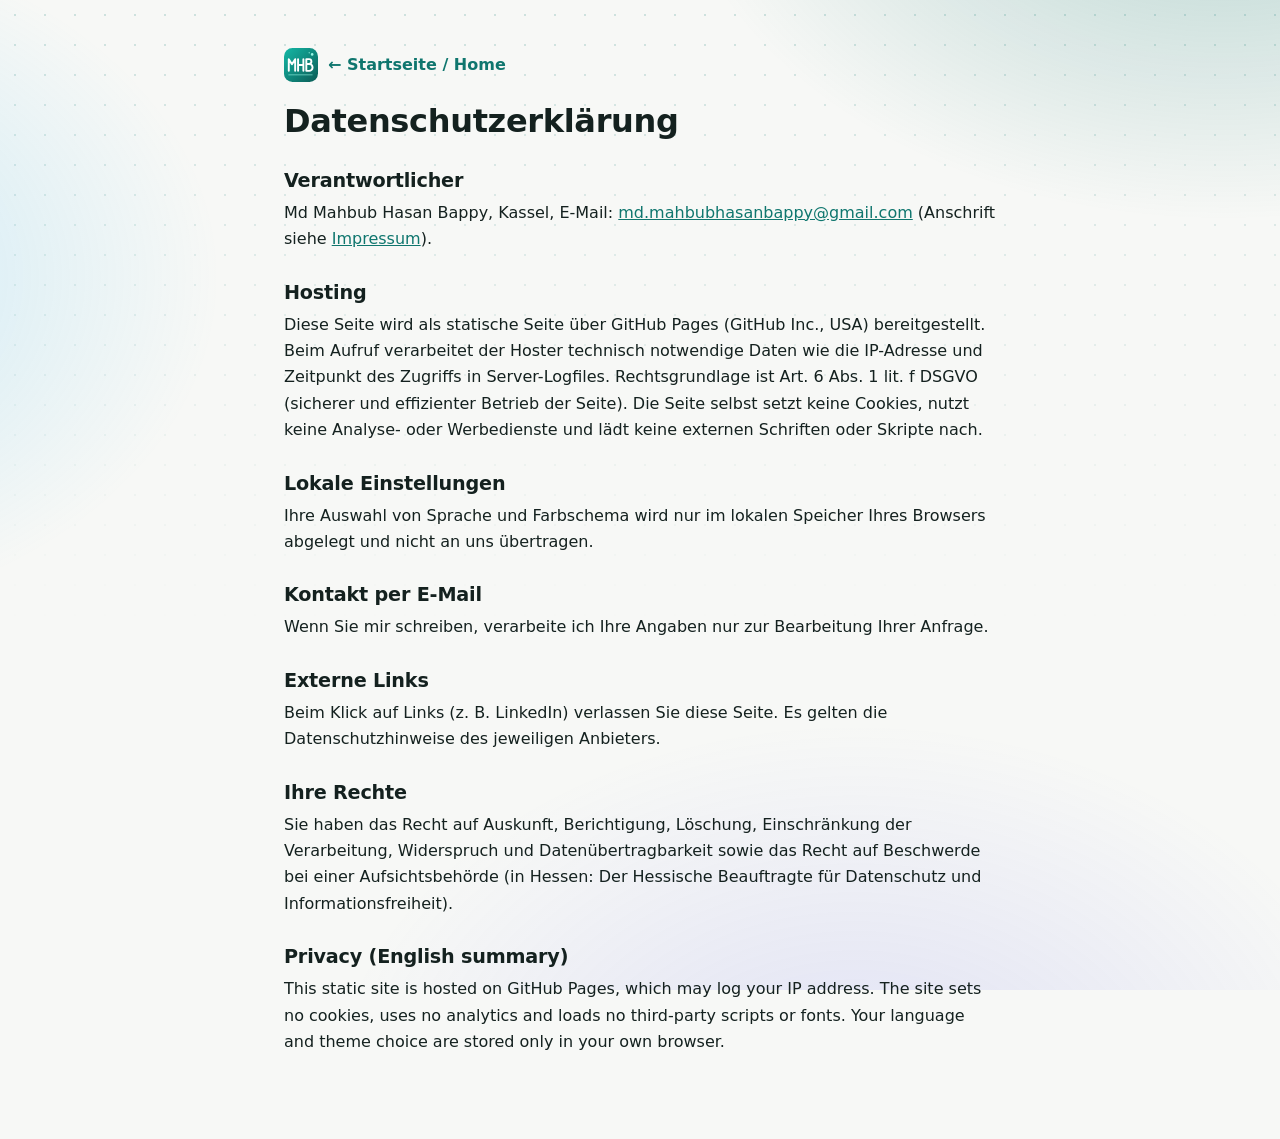
<file: datenschutz.html>
<!doctype html>
<html lang="de">
<head>
<meta charset="utf-8">
<meta name="viewport" content="width=device-width, initial-scale=1">
<title>Datenschutz | Md Mahbub Hasan Bappy</title>
<meta name="robots" content="noindex">
<link rel="icon" href="assets/favicon.svg" type="image/svg+xml">
<link rel="stylesheet" href="assets/style.css">
</head>
<body>
<div class="legal">
  <p><a class="legal-home" href="index.html"><img src="assets/logo.svg" alt="" width="34" height="34"> ← Startseite / Home</a></p>
  <h1>Datenschutzerklärung</h1>
  <h2>Verantwortlicher</h2>
  <p>Md Mahbub Hasan Bappy, Kassel, E-Mail: <a href="mailto:md.mahbubhasanbappy@gmail.com">md.mahbubhasanbappy@gmail.com</a> (Anschrift siehe <a href="impressum.html">Impressum</a>).</p>
  <h2>Hosting</h2>
  <p>Diese Seite wird als statische Seite über GitHub Pages (GitHub Inc., USA) bereitgestellt. Beim Aufruf verarbeitet der Hoster technisch notwendige Daten wie die IP-Adresse und Zeitpunkt des Zugriffs in Server-Logfiles. Rechtsgrundlage ist Art. 6 Abs. 1 lit. f DSGVO (sicherer und effizienter Betrieb der Seite). Die Seite selbst setzt keine Cookies, nutzt keine Analyse- oder Werbedienste und lädt keine externen Schriften oder Skripte nach.</p>
  <h2>Lokale Einstellungen</h2>
  <p>Ihre Auswahl von Sprache und Farbschema wird nur im lokalen Speicher Ihres Browsers abgelegt und nicht an uns übertragen.</p>
  <h2>Kontakt per E-Mail</h2>
  <p>Wenn Sie mir schreiben, verarbeite ich Ihre Angaben nur zur Bearbeitung Ihrer Anfrage.</p>
  <h2>Externe Links</h2>
  <p>Beim Klick auf Links (z. B. LinkedIn) verlassen Sie diese Seite. Es gelten die Datenschutzhinweise des jeweiligen Anbieters.</p>
  <h2>Ihre Rechte</h2>
  <p>Sie haben das Recht auf Auskunft, Berichtigung, Löschung, Einschränkung der Verarbeitung, Widerspruch und Datenübertragbarkeit sowie das Recht auf Beschwerde bei einer Aufsichtsbehörde (in Hessen: Der Hessische Beauftragte für Datenschutz und Informationsfreiheit).</p>
  <h2>Privacy (English summary)</h2>
  <p>This static site is hosted on GitHub Pages, which may log your IP address. The site sets no cookies, uses no analytics and loads no third-party scripts or fonts. Your language and theme choice are stored only in your own browser.</p>
</div>
<script src="assets/transition.js"></script>
</body>
</html>
</file>
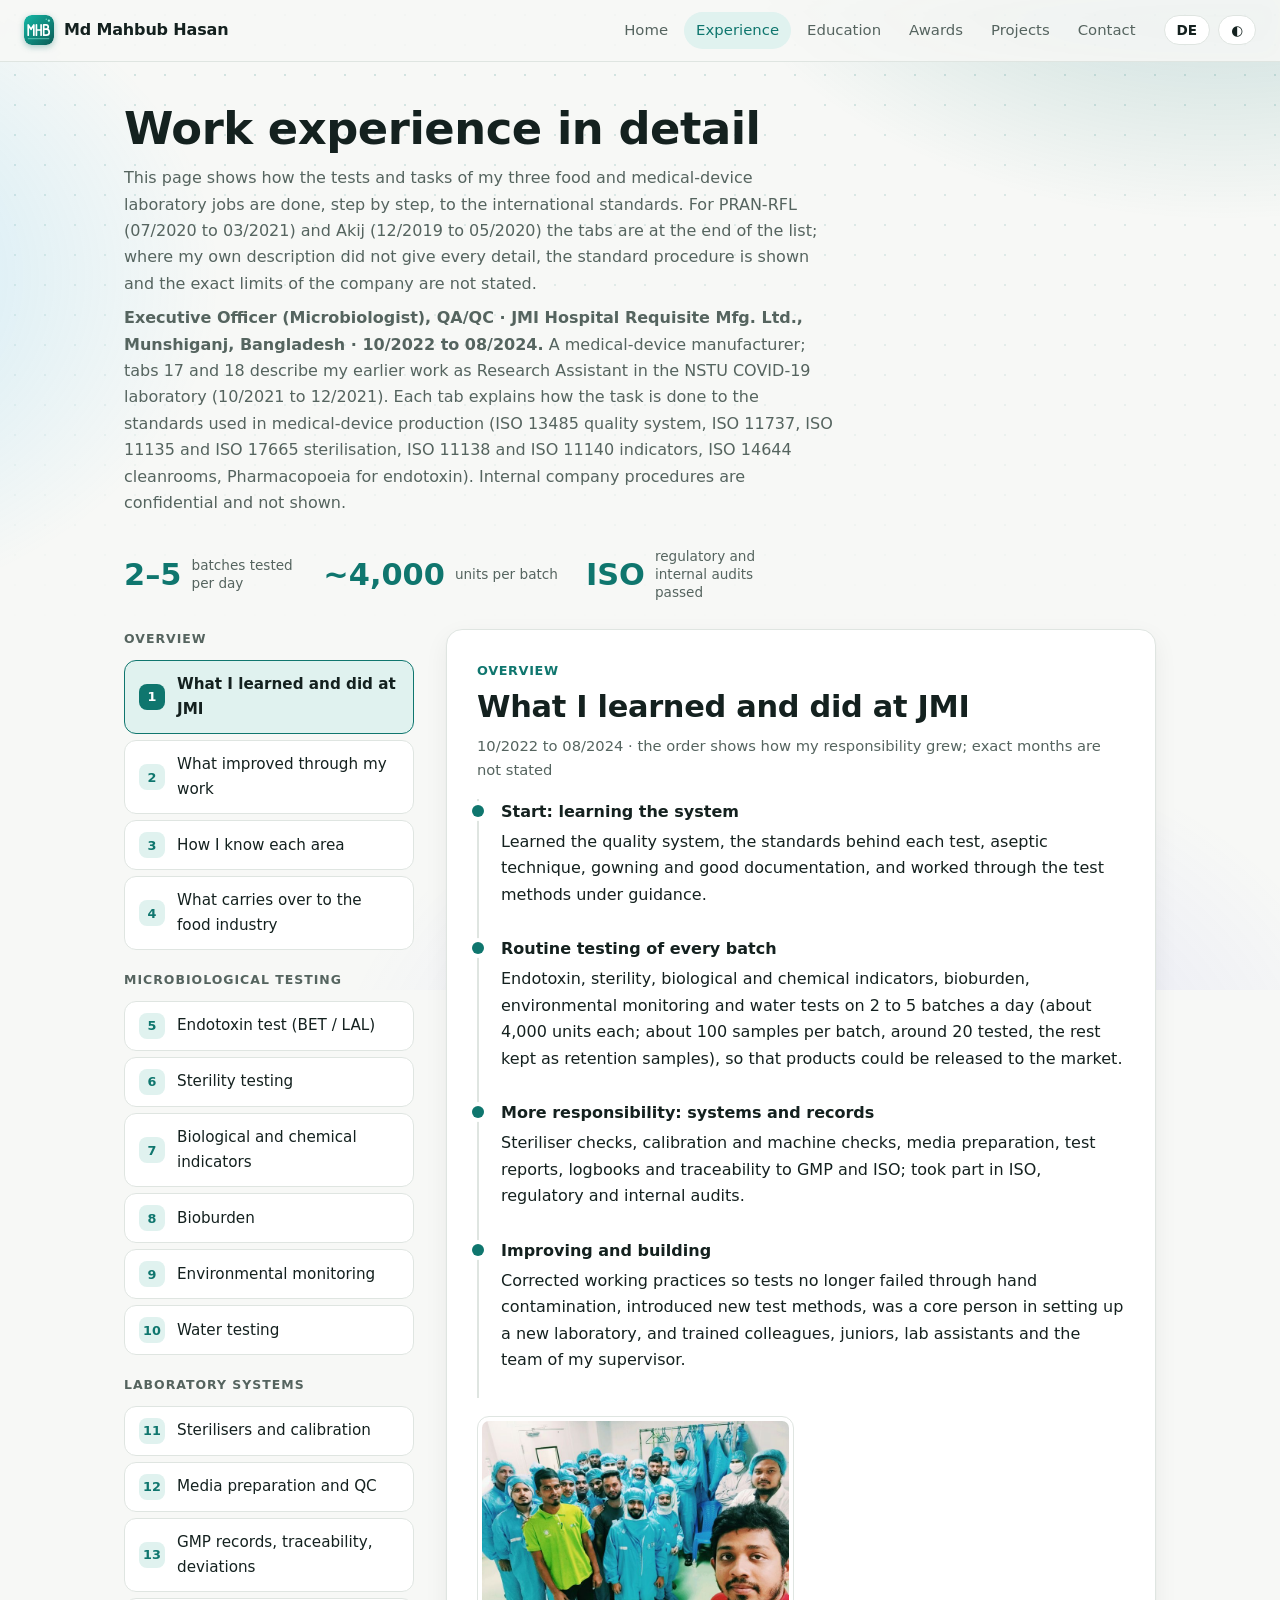
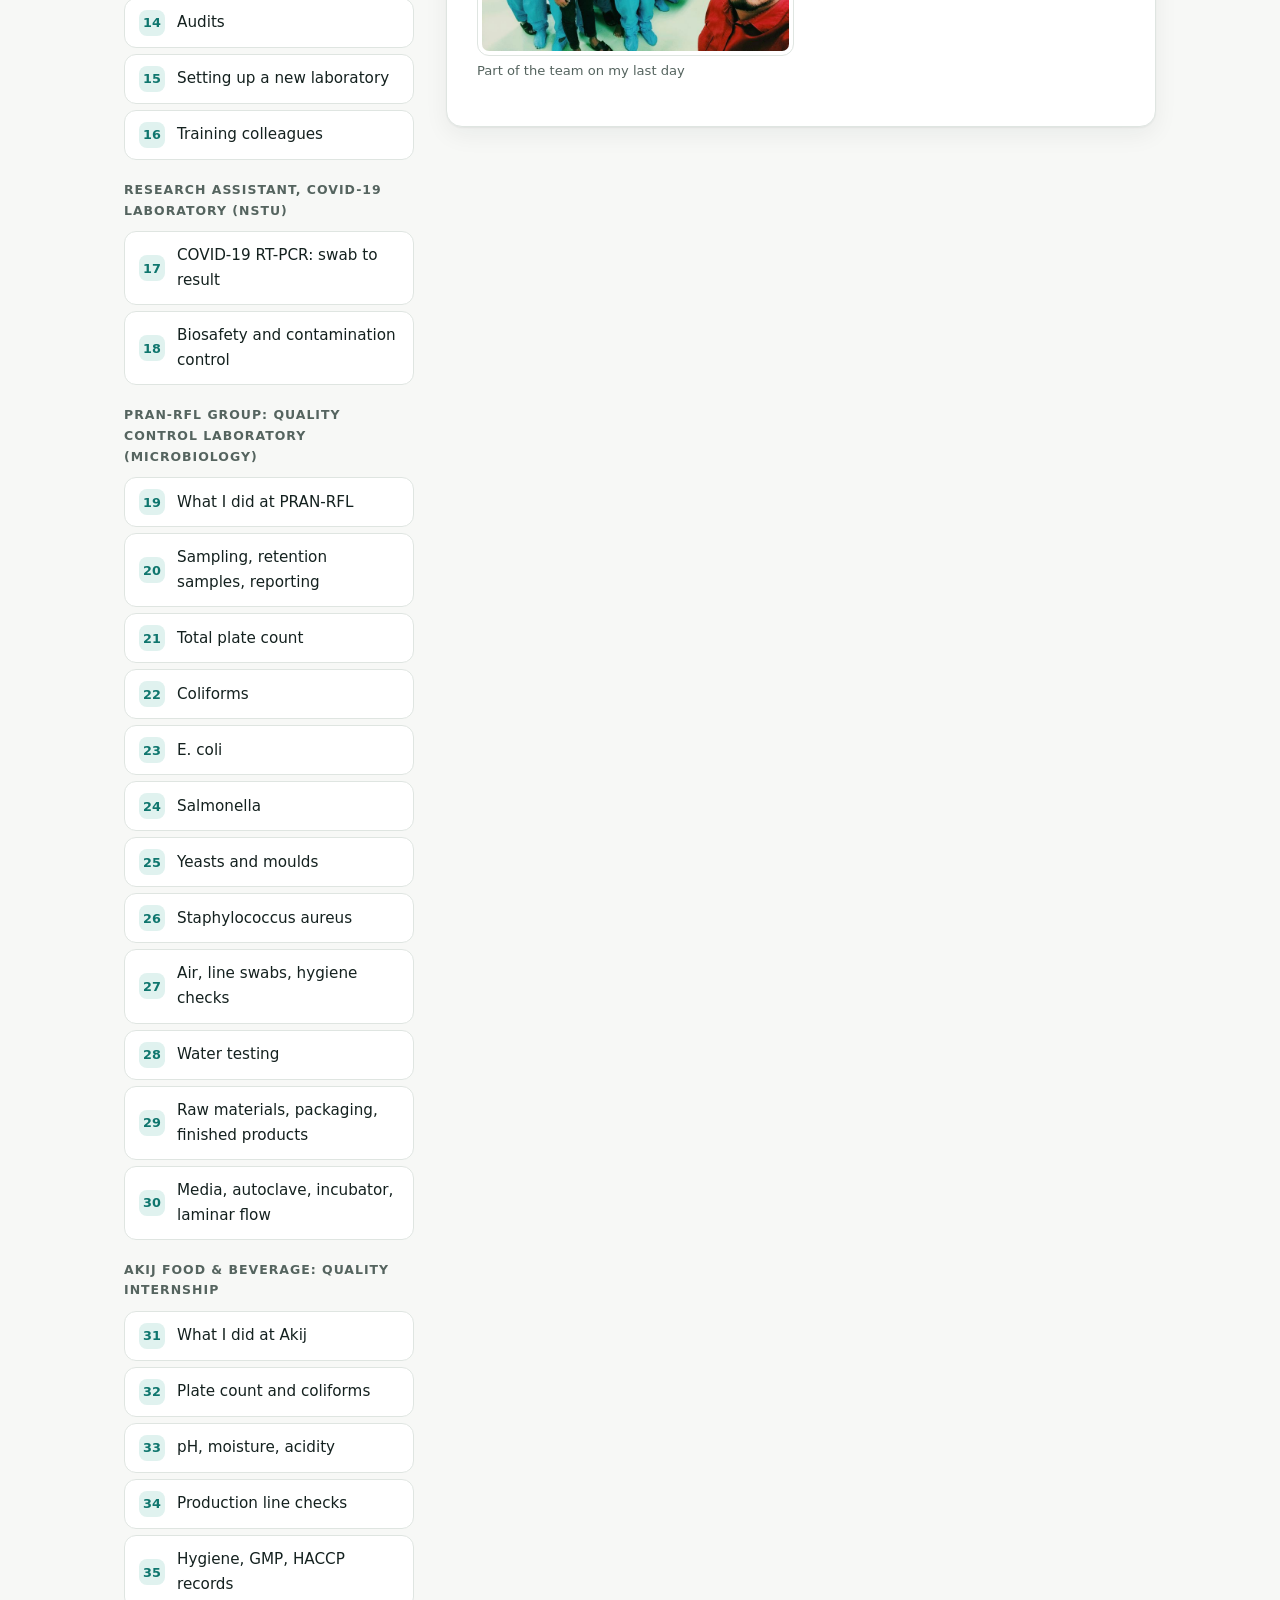
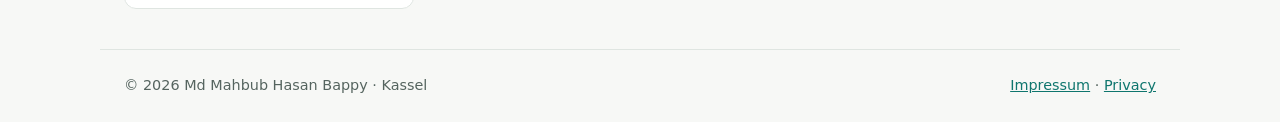
<file: experience.html>
<!doctype html>
<html lang="en">
<head>
<meta charset="utf-8">
<meta name="viewport" content="width=device-width, initial-scale=1">
<title>Work experience in detail | Md Mahbub Hasan Bappy</title>
<meta name="description" content="Work experience in a medical-device QA/QC laboratory: timeline, improvements, and how endotoxin, sterility, indicators, bioburden, monitoring, water, media, documentation, audits, lab set-up and training are done to ISO and Pharmacopoeia standards. In English and German.">
<link rel="canonical" href="https://mdmahbubhasanbd.github.io/experience.html">
<link rel="icon" href="assets/favicon.svg" type="image/svg+xml">
<link rel="stylesheet" href="assets/style.css">
<script>
  (function () {
    try {
      var l = localStorage.getItem('lang') || ((navigator.language || '').slice(0, 2) === 'de' ? 'de' : 'en');
      document.documentElement.lang = l;
      var t = localStorage.getItem('theme');
      if (t) document.documentElement.setAttribute('data-theme', t);
    } catch (e) {}
  })();
</script>
</head>
<body>
<div class="progress" id="progress" aria-hidden="true"></div>
<header class="nav" id="top">
  <a class="brand" href="index.html" aria-label="Md Mahbub Hasan Bappy">
    <img class="logo" src="assets/logo.svg" width="30" height="30" alt="">
    <span class="brand-name">Md Mahbub Hasan</span>
  </a>
  <nav aria-label="Main">
    <a href="index.html"><span class="en">Home</span><span class="de">Start</span></a>
    <a href="index.html#experience" class="active"><span class="en">Experience</span><span class="de">Erfahrung</span></a>
    <a href="index.html#education"><span class="en">Education</span><span class="de">Ausbildung</span></a>
    <a href="index.html#awards"><span class="en">Awards</span><span class="de">Auszeichnungen</span></a>
    <a href="projects.html"><span class="en">Projects</span><span class="de">Projekte</span></a>
    <a href="index.html#contact"><span class="en">Contact</span><span class="de">Kontakt</span></a>
  </nav>
  <div class="tools">
    <button class="pill" id="langBtn" type="button" aria-label="Language"><span class="en">DE</span><span class="de">EN</span></button>
    <button class="pill" id="themeBtn" type="button" aria-label="Theme">&#9680;</button>
  </div>
</header>

<main id="main" class="pmain">
  <div class="phead">
    <h1><span class="en">Work experience in detail</span><span class="de">Berufserfahrung im Detail</span></h1>
    <p class="en">This page shows how the tests and tasks of my three food and medical-device laboratory jobs are done, step by step, to the international standards. For PRAN-RFL (07/2020 to 03/2021) and Akij (12/2019 to 05/2020) the tabs are at the end of the list; where my own description did not give every detail, the standard procedure is shown and the exact limits of the company are not stated.</p>
    <p class="de">Diese Seite zeigt Schritt für Schritt, wie die Prüfungen und Aufgaben meiner drei Stellen im Lebensmittel- und Medizinproduktelabor nach den internationalen Standards durchgeführt werden. Für PRAN-RFL (07/2020 bis 03/2021) und Akij (12/2019 bis 05/2020) stehen die Registerkarten am Ende der Liste; wo meine eigene Beschreibung nicht jedes Detail enthielt, ist das Standardverfahren dargestellt und die genauen Grenzwerte des Unternehmens werden nicht genannt.</p>
    <p class="en"><b>Executive Officer (Microbiologist), QA/QC · JMI Hospital Requisite Mfg. Ltd., Munshiganj, Bangladesh · 10/2022 to 08/2024.</b> A medical-device manufacturer; tabs 17 and 18 describe my earlier work as Research Assistant in the NSTU COVID-19 laboratory (10/2021 to 12/2021). Each tab explains how the task is done to the standards used in medical-device production (ISO 13485 quality system, ISO 11737, ISO 11135 and ISO 17665 sterilisation, ISO 11138 and ISO 11140 indicators, ISO 14644 cleanrooms, Pharmacopoeia for endotoxin). Internal company procedures are confidential and not shown.</p>
    <p class="de"><b>Executive Officer (Mikrobiologe), QA/QC · JMI Hospital Requisite Mfg. Ltd., Munshiganj, Bangladesch · 10/2022 bis 08/2024.</b> Ein Medizinprodukte-Hersteller; die Registerkarten 17 und 18 beschreiben meine frühere Arbeit als wissenschaftlicher Mitarbeiter im COVID-19-Labor der NSTU (10/2021 bis 12/2021). Jede Registerkarte erklärt, wie die Aufgabe nach den in der Medizinprodukte-Herstellung üblichen Standards durchgeführt wird (Qualitätssystem ISO 13485, ISO 11737, Sterilisation nach ISO 11135 und ISO 17665, Indikatoren nach ISO 11138 und ISO 11140, Reinräume nach ISO 14644, Pharmakopöe für Endotoxin). Interne Verfahren des Unternehmens sind vertraulich und werden nicht gezeigt.</p>
    <ul class="facts exfacts">
      <li><b>2–5</b><span><span class="en">batches tested per day</span><span class="de">Chargen pro Tag geprüft</span></span></li>
      <li><b>~4,000</b><span><span class="en">units per batch</span><span class="de">Einheiten je Charge</span></span></li>
      <li><b>ISO</b><span><span class="en">regulatory and internal audits passed</span><span class="de">Audits bestanden (ISO, behördlich, intern)</span></span></li>
    </ul>
  </div>

  <div class="playout">
    <div class="ptabs" role="tablist" aria-label="Tasks">
      <p class="pgroup"><span class="en">Overview</span><span class="de">Überblick</span></p>
      <button role="tab" data-p="timeline"><i>1</i><span><span class="en">What I learned and did at JMI</span><span class="de">Was ich bei JMI gelernt und getan habe</span></span></button>
      <button role="tab" data-p="impact"><i>2</i><span><span class="en">What improved through my work</span><span class="de">Was sich durch meine Arbeit verbessert hat</span></span></button>
      <button role="tab" data-p="evidence"><i>3</i><span><span class="en">How I know each area</span><span class="de">Woher ich jeden Bereich kenne</span></span></button>
      <button role="tab" data-p="food"><i>4</i><span><span class="en">What carries over to the food industry</span><span class="de">Was in die Lebensmittelindustrie übertragbar ist</span></span></button>
      <p class="pgroup"><span class="en">Microbiological testing</span><span class="de">Mikrobiologische Prüfungen</span></p>
      <button role="tab" data-p="endotoxin"><i>5</i><span><span class="en">Endotoxin test (BET / LAL)</span><span class="de">Endotoxin-Test (BET / LAL)</span></span></button>
      <button role="tab" data-p="sterility"><i>6</i><span><span class="en">Sterility testing</span><span class="de">Sterilitätsprüfung</span></span></button>
      <button role="tab" data-p="indicators"><i>7</i><span><span class="en">Biological and chemical indicators</span><span class="de">Biologische und chemische Indikatoren</span></span></button>
      <button role="tab" data-p="bioburden"><i>8</i><span>Bioburden</span></button>
      <button role="tab" data-p="monitoring"><i>9</i><span><span class="en">Environmental monitoring</span><span class="de">Umgebungsmonitoring</span></span></button>
      <button role="tab" data-p="water"><i>10</i><span><span class="en">Water testing</span><span class="de">Wasseranalytik</span></span></button>
      <p class="pgroup"><span class="en">Laboratory systems</span><span class="de">Laborsysteme</span></p>
      <button role="tab" data-p="autoclave"><i>11</i><span><span class="en">Sterilisers and calibration</span><span class="de">Sterilisatoren und Kalibrierung</span></span></button>
      <button role="tab" data-p="media"><i>12</i><span><span class="en">Media preparation and QC</span><span class="de">Medienherstellung und QC</span></span></button>
      <button role="tab" data-p="gmp"><i>13</i><span><span class="en">GMP records, traceability, deviations</span><span class="de">GMP-Dokumentation, Rückverfolgbarkeit</span></span></button>
      <button role="tab" data-p="audits"><i>14</i><span>Audits</span></button>
      <button role="tab" data-p="labsetup"><i>15</i><span><span class="en">Setting up a new laboratory</span><span class="de">Aufbau eines neuen Labors</span></span></button>
      <button role="tab" data-p="training"><i>16</i><span><span class="en">Training colleagues</span><span class="de">Schulung von Kollegen</span></span></button>
      <p class="pgroup"><span class="en">Research Assistant, COVID-19 laboratory (NSTU)</span><span class="de">Wissenschaftlicher Mitarbeiter, COVID-19-Labor (NSTU)</span></p>
      <button role="tab" data-p="covid-pcr"><i>17</i><span><span class="en">COVID-19 RT-PCR: swab to result</span><span class="de">COVID-19-RT-PCR: vom Abstrich zum Ergebnis</span></span></button>
      <button role="tab" data-p="covid-safety"><i>18</i><span><span class="en">Biosafety and contamination control</span><span class="de">Biosicherheit und Kontaminationskontrolle</span></span></button>
      <p class="pgroup"><span class="en">PRAN-RFL Group: quality control laboratory (microbiology)</span><span class="de">PRAN-RFL Group: Qualitätskontroll-Labor (Mikrobiologie)</span></p>
      <button role="tab" data-p="pran-overview"><i>19</i><span><span class="en">What I did at PRAN-RFL</span><span class="de">Was ich bei PRAN-RFL gemacht habe</span></span></button>
      <button role="tab" data-p="pran-sampling"><i>20</i><span><span class="en">Sampling, retention samples, reporting</span><span class="de">Probenahme, Rückstellmuster, Berichte</span></span></button>
      <button role="tab" data-p="pran-tpc"><i>21</i><span><span class="en">Total plate count</span><span class="de">Gesamtkeimzahl</span></span></button>
      <button role="tab" data-p="pran-coliform"><i>22</i><span>Coliforms</span></button>
      <button role="tab" data-p="pran-ecoli"><i>23</i><span>E. coli</span></button>
      <button role="tab" data-p="pran-salmonella"><i>24</i><span>Salmonella</span></button>
      <button role="tab" data-p="pran-yeast"><i>25</i><span><span class="en">Yeasts and moulds</span><span class="de">Hefen und Schimmelpilze</span></span></button>
      <button role="tab" data-p="pran-saureus"><i>26</i><span>Staphylococcus aureus</span></button>
      <button role="tab" data-p="pran-env"><i>27</i><span><span class="en">Air, line swabs, hygiene checks</span><span class="de">Luft, Linientupfer, Hygienekontrollen</span></span></button>
      <button role="tab" data-p="pran-water"><i>28</i><span><span class="en">Water testing</span><span class="de">Wasseranalytik</span></span></button>
      <button role="tab" data-p="pran-products"><i>29</i><span><span class="en">Raw materials, packaging, finished products</span><span class="de">Rohstoffe, Verpackung, Fertigprodukte</span></span></button>
      <button role="tab" data-p="pran-labequip"><i>30</i><span><span class="en">Media, autoclave, incubator, laminar flow</span><span class="de">Nährmedien, Autoklav, Brutschrank, Laminar Flow</span></span></button>
      <p class="pgroup"><span class="en">Akij Food &amp; Beverage: quality internship</span><span class="de">Akij Food &amp; Beverage: Praktikum Qualität</span></p>
      <button role="tab" data-p="akij-overview"><i>31</i><span><span class="en">What I did at Akij</span><span class="de">Was ich bei Akij gemacht habe</span></span></button>
      <button role="tab" data-p="akij-micro"><i>32</i><span><span class="en">Plate count and coliforms</span><span class="de">Keimzahl und Coliforme</span></span></button>
      <button role="tab" data-p="akij-chem"><i>33</i><span><span class="en">pH, moisture, acidity</span><span class="de">pH-Wert, Feuchtigkeit, Säuregrad</span></span></button>
      <button role="tab" data-p="akij-line"><i>34</i><span><span class="en">Production line checks</span><span class="de">Kontrollen an der Produktionslinie</span></span></button>
      <button role="tab" data-p="akij-haccp"><i>35</i><span><span class="en">Hygiene, GMP, HACCP records</span><span class="de">Hygiene, GMP, HACCP-Aufzeichnungen</span></span></button>    </div>

    <div class="ppanels">
      <!-- TIMELINE -->
      <article class="ppanel" id="timeline" role="tabpanel" hidden>
        <p class="tag"><span class="en">Overview</span><span class="de">Überblick</span></p>
        <h2><span class="en">What I learned and did at JMI</span><span class="de">Was ich bei JMI gelernt und getan habe</span></h2>
        <p class="meta"><span class="en">10/2022 to 08/2024 · the order shows how my responsibility grew; exact months are not stated</span><span class="de">10/2022 bis 08/2024 · die Reihenfolge zeigt, wie meine Verantwortung wuchs; genaue Monate sind nicht angegeben</span></p>
        <ol class="steps">
          <li><b><span class="en">Start: learning the system</span><span class="de">Start: das System kennenlernen</span></b>
            <p class="en">Learned the quality system, the standards behind each test, aseptic technique, gowning and good documentation, and worked through the test methods under guidance.</p>
            <p class="de">Das Qualitätssystem, die Standards hinter jeder Prüfung, aseptisches Arbeiten, Schleusen- und Kleidungsregeln sowie gute Dokumentation kennengelernt und die Prüfmethoden unter Anleitung durchgearbeitet.</p></li>
          <li><b><span class="en">Routine testing of every batch</span><span class="de">Routineprüfung jeder Charge</span></b>
            <p class="en">Endotoxin, sterility, biological and chemical indicators, bioburden, environmental monitoring and water tests on 2 to 5 batches a day (about 4,000 units each; about 100 samples per batch, around 20 tested, the rest kept as retention samples), so that products could be released to the market.</p>
            <p class="de">Endotoxin, Sterilität, biologische und chemische Indikatoren, Bioburden, Umgebungsmonitoring und Wasserprüfungen an 2 bis 5 Chargen am Tag (je etwa 4.000 Einheiten; pro Charge etwa 100 Proben, rund 20 geprüft, der Rest als Rückstellmuster), damit die Produkte für den Markt freigegeben werden konnten.</p></li>
          <li><b><span class="en">More responsibility: systems and records</span><span class="de">Mehr Verantwortung: Systeme und Aufzeichnungen</span></b>
            <p class="en">Steriliser checks, calibration and machine checks, media preparation, test reports, logbooks and traceability to GMP and ISO; took part in ISO, regulatory and internal audits.</p>
            <p class="de">Sterilisator-Kontrollen, Kalibrierung und Geräteprüfung, Medienherstellung, Prüfberichte, Laborbücher und Rückverfolgbarkeit nach GMP und ISO; Teilnahme an ISO-, behördlichen und internen Audits.</p></li>
          <li><b><span class="en">Improving and building</span><span class="de">Verbessern und aufbauen</span></b>
            <p class="en">Corrected working practices so tests no longer failed through hand contamination, introduced new test methods, was a core person in setting up a new laboratory, and trained colleagues, juniors, lab assistants and the team of my supervisor.</p>
            <p class="de">Arbeitsweisen korrigiert, damit Prüfungen nicht mehr durch Handkontamination scheiterten, neue Prüfmethoden eingeführt, zentrale Rolle beim Aufbau eines neuen Labors und Schulung von Kollegen, jüngeren Mitarbeitern, Laborassistenten und dem Team meines Vorgesetzten.</p></li>
        </ol>
        <div class="pgal fig">
          <button type="button" class="pimg" data-full="assets/img/team-jmi.jpg"><img src="assets/img/team-jmi.jpg" alt="Part of the laboratory and production team in cleanroom suits" loading="lazy"><span class="en">Part of the team on my last day</span><span class="de">Ein Teil des Teams an meinem letzten Tag</span></button>
        </div>
      </article>

      <!-- IMPACT -->
      <article class="ppanel" id="impact" role="tabpanel" hidden>
        <p class="tag"><span class="en">Overview</span><span class="de">Überblick</span></p>
        <h2><span class="en">What improved through my work</span><span class="de">Was sich durch meine Arbeit verbessert hat</span></h2>
        <ul class="en">
          <li><b>Release to market:</b> my test results were the basis for releasing finished medical products to the market.</li>
          <li><b>Fewer mistakes:</b> in the first weeks a few tests went wrong; later the error rate fell strongly because the method and the handling were understood and standardised.</li>
          <li><b>Fewer test failures:</b> after a new method was introduced, far fewer tests failed.</li>
          <li><b>Lower material cost:</b> fewer repeats and failed tests meant considerably lower consumption of raw materials and reagents.</li>
          <li><b>Contamination control:</b> I corrected working steps in the laboratory so that tests did not fail through hand contamination.</li>
          <li><b>Support to the lab system:</b> I helped a great deal with training, with audits and with the calibration of the laboratory.</li>
        </ul>
        <ul class="de">
          <li><b>Marktfreigabe:</b> Meine Prüfergebnisse waren die Grundlage dafür, fertige Medizinprodukte für den Markt freizugeben.</li>
          <li><b>Weniger Fehler:</b> In den ersten Wochen gingen einzelne Prüfungen schief; später sank die Fehlerquote deutlich, weil Methode und Handhabung verstanden und vereinheitlicht waren.</li>
          <li><b>Weniger fehlgeschlagene Prüfungen:</b> Nach Einführung einer neuen Methode scheiterten deutlich weniger Prüfungen.</li>
          <li><b>Geringere Materialkosten:</b> Weniger Wiederholungen und fehlgeschlagene Prüfungen bedeuteten einen deutlich geringeren Verbrauch an Rohmaterial und Reagenzien.</li>
          <li><b>Kontaminationskontrolle:</b> Ich habe Arbeitsschritte im Labor korrigiert, damit Prüfungen nicht durch Handkontamination scheiterten.</li>
          <li><b>Unterstützung des Laborsystems:</b> Ich habe bei Schulung, Audits und Kalibrierung des Labors viel geholfen.</li>
        </ul>
        <p class="note en">No percentages are given because exact figures were not recorded.</p>
        <p class="note de">Es werden keine Prozentzahlen genannt, weil genaue Zahlen nicht festgehalten wurden.</p>
      </article>

      <!-- EVIDENCE -->
      <article class="ppanel" id="evidence" role="tabpanel" hidden>
        <p class="tag"><span class="en">Overview</span><span class="de">Überblick</span></p>
        <h2><span class="en">How I know each area</span><span class="de">Woher ich jeden Bereich kenne</span></h2>
        <table class="mini wide">
          <thead><tr><th><span class="en">Area</span><span class="de">Bereich</span></th><th><span class="en">How I know it</span><span class="de">Woher ich es kenne</span></th><th><span class="en">Standard behind it</span><span class="de">Standard dahinter</span></th></tr></thead>
          <tbody>
            <tr><td>Endotoxin, sterility, indicators, bioburden, monitoring, water</td><td><span class="en">Performed in routine batch testing, 2 to 5 batches a day</span><span class="de">In der Chargenroutine durchgeführt, 2 bis 5 Chargen am Tag</span></td><td>Ph. Eur., USP, ISO 11737, ISO 11138, ISO 14644</td></tr>
            <tr><td><span class="en">Steriliser cycles (ethylene oxide, steam)</span><span class="de">Sterilisationszyklen (Ethylenoxid, Dampf)</span></td><td><span class="en">Checked every cycle with biological and chemical indicators</span><span class="de">Jeden Zyklus mit biologischen und chemischen Indikatoren geprüft</span></td><td>ISO 11135, ISO 17665</td></tr>
            <tr><td><span class="en">Calibration and machine checks</span><span class="de">Kalibrierung und Geräteprüfung</span></td><td><span class="en">Hands-on, and helped the whole lab with it</span><span class="de">Praktisch durchgeführt und dem ganzen Labor dabei geholfen</span></td><td>ISO 13485</td></tr>
            <tr><td><span class="en">Reports, logbooks, traceability</span><span class="de">Berichte, Laborbücher, Rückverfolgbarkeit</span></td><td><span class="en">Wrote and kept the records for each batch</span><span class="de">Aufzeichnungen für jede Charge erstellt und geführt</span></td><td>GMP, ISO 13485</td></tr>
            <tr><td>Audits</td><td><span class="en">Took part in ISO (including ISO 14001 documentation), regulatory and internal audits, all passed</span><span class="de">Teilnahme an ISO- (auch ISO-14001-Dokumentation), behördlichen und internen Audits, alle bestanden</span></td><td>ISO 13485, ISO 14001</td></tr>
            <tr><td><span class="en">Training</span><span class="de">Schulung</span></td><td><span class="en">Trained new colleagues, juniors, assistants and the supervisor's team</span><span class="de">Neue Kollegen, Junioren, Assistenten und das Team des Vorgesetzten geschult</span></td><td><span class="en">Training records and sign-off</span><span class="de">Schulungsnachweise und Freigabe</span></td></tr>
            <tr><td><span class="en">New laboratory</span><span class="de">Neues Labor</span></td><td><span class="en">Core person in the set-up, introduced new methods</span><span class="de">Zentrale Person beim Aufbau, neue Methoden eingeführt</span></td><td>IQ, OQ, PQ, <span class="en">method validation</span><span class="de">Methodenvalidierung</span></td></tr>
          </tbody>
        </table>
      </article>

      <!-- FOOD -->
      <article class="ppanel" id="food" role="tabpanel" hidden>
        <p class="tag"><span class="en">Overview</span><span class="de">Überblick</span></p>
        <h2><span class="en">What carries over to the food industry</span><span class="de">Was in die Lebensmittelindustrie übertragbar ist</span></h2>
        <p class="en">Medical-device QA/QC and food QA/QC rest on the same ideas: a controlled process, tested samples, clean records and a calm reaction when a result is out of range. This is how my daily tasks map to food work.</p>
        <p class="de">QA/QC bei Medizinprodukten und bei Lebensmitteln beruhen auf denselben Ideen: ein beherrschter Prozess, geprüfte Proben, saubere Aufzeichnungen und eine ruhige Reaktion bei Abweichungen. So entsprechen meine täglichen Aufgaben der Lebensmittelarbeit.</p>
        <table class="mini wide">
          <thead><tr><th><span class="en">Medical-device task</span><span class="de">Aufgabe bei Medizinprodukten</span></th><th><span class="en">Food-industry equivalent</span><span class="de">Entsprechung in der Lebensmittelindustrie</span></th></tr></thead>
          <tbody>
            <tr><td><span class="en">Sterility and bioburden counts</span><span class="de">Sterilität und Bioburden</span></td><td><span class="en">Microbiological criteria: total count, Enterobacteriaceae, <i>Salmonella</i>, <i>Listeria</i>; shelf-life testing (ISO series for food microbiology)</span><span class="de">Mikrobiologische Kriterien: Gesamtkeimzahl, Enterobacteriaceae, <i>Salmonella</i>, <i>Listeria</i>; Haltbarkeitsprüfung (ISO-Normen der Lebensmittelmikrobiologie)</span></td></tr>
            <tr><td><span class="en">Biological and chemical indicators, steriliser checks</span><span class="de">Biologische und chemische Indikatoren, Sterilisator-Kontrollen</span></td><td><span class="en">Validation of heat steps: pasteurisation, retort sterilisation, F-value, temperature mapping</span><span class="de">Validierung von Erhitzungsschritten: Pasteurisation, Retorten-Sterilisation, F-Wert, Temperaturmapping</span></td></tr>
            <tr><td><span class="en">Environmental monitoring</span><span class="de">Umgebungsmonitoring</span></td><td><span class="en">Hygiene monitoring: swabs, contact plates, ATP, zoning and <i>Listeria</i> monitoring programmes</span><span class="de">Hygienemonitoring: Tupfer, Kontaktplatten, ATP, Zonenkonzept und <i>Listeria</i>-Monitoring</span></td></tr>
            <tr><td><span class="en">Water testing</span><span class="de">Wasseranalytik</span></td><td><span class="en">Process and drinking-water checks in production</span><span class="de">Prozess- und Trinkwasserkontrollen in der Produktion</span></td></tr>
            <tr><td><span class="en">Media preparation and QC</span><span class="de">Medienherstellung und QC</span></td><td><span class="en">Quality control of culture media for food testing (ISO 11133)</span><span class="de">Qualitätskontrolle von Nährmedien für Lebensmittelprüfungen (ISO 11133)</span></td></tr>
            <tr><td><span class="en">GMP records and traceability</span><span class="de">GMP-Aufzeichnungen und Rückverfolgbarkeit</span></td><td><span class="en">HACCP records, batch traceability and recall readiness</span><span class="de">HACCP-Aufzeichnungen, Chargenrückverfolgung und Rückrufbereitschaft</span></td></tr>
            <tr><td><span class="en">Deviation, OOS and CAPA</span><span class="de">Abweichung, OOS und CAPA</span></td><td><span class="en">Non-conformity and corrective actions in IFS and BRCGS systems</span><span class="de">Abweichungen und Korrekturmaßnahmen in IFS- und BRCGS-Systemen</span></td></tr>
            <tr><td>Audits</td><td><span class="en">IFS and BRCGS audits, customer audits</span><span class="de">IFS-, BRCGS- und Kundenaudits</span></td></tr>
            <tr><td><span class="en">Calibration of instruments</span><span class="de">Kalibrierung von Geräten</span></td><td><span class="en">Calibration of thermometers and probes at critical control points</span><span class="de">Kalibrierung von Thermometern und Messfühlern an kritischen Kontrollpunkten</span></td></tr>
          </tbody>
        </table>
        <p class="note en">IFS, BRCGS and HACCP are known to me from my studies, not from a certificate or auditor qualification.</p>
        <p class="note de">IFS, BRCGS und HACCP kenne ich aus dem Studium, nicht aus einem Zertifikat oder einer Auditorenqualifikation.</p>
      </article>

      <!-- ENDOTOXIN -->
      <article class="ppanel" id="endotoxin" role="tabpanel" hidden>
        <p class="tag">Ph. Eur. 2.6.14 · USP &lt;85&gt; · USP &lt;161&gt;</p>
        <h2><span class="en">Bacterial endotoxin test (BET / LAL)</span><span class="de">Bakterien-Endotoxin-Test (BET / LAL)</span></h2>
        <p class="meta"><span class="en">Medical devices such as sutures and needles</span><span class="de">Medizinprodukte wie Nahtmaterial und Kanülen</span></p>
        <h3><span class="en">Why</span><span class="de">Warum</span></h3>
        <p class="en">Endotoxin is the lipopolysaccharide of the outer membrane of Gram-negative bacteria. It is heat-stable and survives sterilisation, so a sterile device can still cause a fever reaction. The LAL reagent, made from horseshoe-crab blood cells, forms a gel clot when it meets endotoxin.</p>
        <p class="de">Endotoxin ist das Lipopolysaccharid der äußeren Membran gramnegativer Bakterien. Es ist hitzestabil und übersteht die Sterilisation, deshalb kann auch ein steriles Produkt Fieber auslösen. Das LAL-Reagenz aus Zellen des Pfeilschwanzkrebses bildet bei Kontakt mit Endotoxin ein Gel.</p>
        <h3><span class="en">How I did it</span><span class="de">Wie ich es durchgeführt habe</span></h3>
        <ol class="en">
          <li>The product was immersed in sterile, endotoxin-free water so that any endotoxin on its surface passed into the liquid.</li>
          <li>A sample of this liquid was taken and the LAL reagent was added.</li>
          <li>A gel clot meant endotoxin was present; no clot meant the product was below the sensitivity of the test.</li>
          <li>For comparison I prepared a separate positive sample with endotoxin standard (this is how a positive looks) and a negative control (this is how a negative looks).</li>
          <li>A microplate reader was available for the readings.</li>
        </ol>
        <ol class="de">
          <li>Das Produkt wurde in steriles, endotoxinfreies Wasser getaucht, damit Endotoxin von der Oberfläche in die Flüssigkeit übergeht.</li>
          <li>Eine Probe dieser Flüssigkeit wurde entnommen und das LAL-Reagenz zugegeben.</li>
          <li>Ein Gel bedeutete: Endotoxin vorhanden; kein Gel bedeutete: Produkt unterhalb der Empfindlichkeit des Tests.</li>
          <li>Zum Vergleich habe ich eine getrennte Positivprobe mit Endotoxin-Standard (so sieht ein Positiv aus) und eine Negativkontrolle (so sieht ein Negativ aus) angesetzt.</li>
          <li>Für die Messungen stand ein Mikroplatten-Reader zur Verfügung.</li>
        </ol>
        <h3><span class="en">The standard behind it</span><span class="de">Der Standard dahinter</span></h3>
        <ul class="en"><li>Extraction of the device in endotoxin-free water under defined conditions (USP &lt;161&gt;: about 1 hour at 37 °C), with documented volume per unit.</li><li>Controls: negative control, standard curve, and a positive product control (spiked sample) to show that the product neither inhibits nor enhances the reaction; recovery 50 to 200 percent; dilution only up to the maximum valid dilution.</li><li>Result in endotoxin units (EU) against the limit (for most devices 20 EU per device, 0.5 EU per mL); glassware depyrogenated by dry heat.</li></ul>
        <ul class="de"><li>Extraktion des Produkts in endotoxinfreiem Wasser unter definierten Bedingungen (USP &lt;161&gt;: etwa 1 Stunde bei 37 °C) mit dokumentiertem Volumen je Einheit.</li><li>Kontrollen: Negativkontrolle, Standardkurve und positive Produktkontrolle (aufgestockte Probe), um zu zeigen, dass das Produkt die Reaktion weder hemmt noch verstärkt; Wiederfindung 50 bis 200 Prozent; Verdünnung höchstens bis zur maximal gültigen Verdünnung.</li><li>Ergebnis in Endotoxin-Einheiten (EU) gegen den Grenzwert (bei den meisten Produkten 20 EU je Produkt, 0,5 EU je mL); Glasgeräte durch Trockenhitze depyrogenisiert.</li></ul>
        <div class="pgal fig">
          <button type="button" class="pimg" data-full="assets/img/lal-tube.jpg"><img src="assets/img/lal-tube.jpg" alt="LAL test tube with gel clot" loading="lazy"><span class="en">Gel clot in the LAL tube: positive</span><span class="de">Gel im LAL-Röhrchen: positiv</span></button>
          <button type="button" class="pimg" data-full="assets/img/suture-samples.jpg"><img src="assets/img/suture-samples.jpg" alt="Suture samples prepared for endotoxin extraction" loading="lazy"><span class="en">Suture samples prepared for extraction</span><span class="de">Für die Extraktion vorbereitetes Nahtmaterial</span></button>
        </div>
      </article>

      <!-- STERILITY -->
      <article class="ppanel" id="sterility" role="tabpanel" hidden>
        <p class="tag">Ph. Eur. 2.6.1 · USP &lt;71&gt; · ISO 11737-2</p>
        <h2><span class="en">Sterility testing</span><span class="de">Sterilitätsprüfung</span></h2>
        <p class="meta"><span class="en">Finished medical devices, for example buret sets and butterfly needles</span><span class="de">Fertige Medizinprodukte, zum Beispiel Bürettensets und Butterfly-Kanülen</span></p>
        <h3><span class="en">Why</span><span class="de">Warum</span></h3>
        <p class="en">A product labelled sterile must be free of viable micro-organisms. The test checks a sample of the batch after the sterilisation step. Together with the indicator result it decides whether the batch may be released.</p>
        <p class="de">Ein als steril gekennzeichnetes Produkt muss frei von vermehrungsfähigen Mikroorganismen sein. Die Prüfung untersucht eine Stichprobe der Charge nach der Sterilisation. Zusammen mit dem Indikatorergebnis entscheidet sie über die Freigabe der Charge.</p>
        <h3><span class="en">Standard procedure</span><span class="de">Standardverfahren</span></h3>
        <ol class="en">
          <li><b>Work aseptically</b> in a laminar-flow cabinet; disinfect the outside of the packs; sterile gloves and gowning.</li>
          <li><b>Method:</b> direct inoculation of the device (or its rinse) into the medium, or membrane filtration for liquids.</li>
          <li><b>Media:</b> fluid thioglycollate medium (30 to 35 °C) and soybean-casein digest broth (20 to 25 °C).</li>
          <li><b>Controls:</b> a negative control and a <b>method suitability test</b> that shows the product does not inhibit growth; media pass a growth-promotion test.</li>
          <li><b>Incubate for 14 days</b> and inspect for turbidity. Any growth means an invalid or failed test and starts an investigation (identify the organism, review the environment, retest only if justified).</li>
          <li><b>Record</b> batch, sample size, dates, readings and the analyst.</li>
        </ol>
        <ol class="de">
          <li><b>Aseptisch arbeiten</b> an der Sterilbank; Packungen außen desinfizieren; sterile Handschuhe und Schutzkleidung.</li>
          <li><b>Methode:</b> Direktinokulation des Produkts (oder seiner Spülflüssigkeit) in das Medium oder Membranfiltration bei Flüssigkeiten.</li>
          <li><b>Medien:</b> Fluid-Thioglykolat-Medium (30 bis 35 °C) und Sojabohnen-Casein-Bouillon (20 bis 25 °C).</li>
          <li><b>Kontrollen:</b> Negativkontrolle und <b>Methodeneignungstest</b>, der zeigt, dass das Produkt das Wachstum nicht hemmt; Medien bestehen einen Wachstumstest.</li>
          <li><b>14 Tage bebrüten</b> und auf Trübung prüfen. Jedes Wachstum bedeutet eine ungültige oder nicht bestandene Prüfung und löst eine Untersuchung aus (Organismus identifizieren, Umgebung prüfen, Wiederholung nur wenn begründet).</li>
          <li><b>Dokumentieren:</b> Charge, Probenumfang, Daten, Ablesungen und Prüfer.</li>
        </ol>
        <div class="pgal fig">
          <button type="button" class="pimg" data-full="assets/img/sterility-bottles.jpg"><img src="assets/img/sterility-bottles.jpg" alt="Labelled culture bottles from sterility testing" loading="lazy"><span class="en">Labelled culture bottles from a sterility test</span><span class="de">Beschriftete Kulturflaschen aus einer Sterilitätsprüfung</span></button>
          <button type="button" class="pimg" data-full="assets/img/butterfly-needle.jpg"><img src="assets/img/butterfly-needle.jpg" alt="Butterfly needle samples" loading="lazy"><span class="en">Butterfly needle samples</span><span class="de">Butterfly-Kanülen-Proben</span></button>
        </div>
      </article>

      <!-- INDICATORS -->
      <article class="ppanel" id="indicators" role="tabpanel" hidden>
        <p class="tag">ISO 11138 · ISO 11140 · ISO 11135 · ISO 17665</p>
        <h2><span class="en">Biological and chemical indicators</span><span class="de">Biologische und chemische Indikatoren</span></h2>
        <p class="meta"><span class="en">Proving that a sterilisation cycle worked: ethylene oxide and steam</span><span class="de">Nachweis, dass ein Sterilisationszyklus gewirkt hat: Ethylenoxid und Dampf</span></p>
        <h3><span class="en">How I did it</span><span class="de">Wie ich es durchgeführt habe</span></h3>
        <ol class="en">
          <li>A strip carrying a known number of resistant bacterial spores was placed in the load next to the product.</li>
          <li>After the ethylene-oxide cycle (and in the same way after autoclave cycles) the strip was taken aseptically and put into culture medium.</li>
          <li><b>No growth</b> meant the sterilisation was successful: every spore on the strip had been killed. <b>Growth</b> meant the sterilisation had not worked and the load was not released.</li>
          <li>A control strip from the same lot that had not been sterilised was cultured in parallel; it had to grow, proving that the strip and the medium were good.</li>
        </ol>
        <ol class="de">
          <li>Ein Streifen mit einer bekannten Zahl widerstandsfähiger Bakteriensporen wurde in der Ladung neben dem Produkt platziert.</li>
          <li>Nach dem Ethylenoxid-Zyklus (und ebenso nach Autoklavenzyklen) wurde der Streifen aseptisch entnommen und in Nährmedium gegeben.</li>
          <li><b>Kein Wachstum</b> bedeutete: Die Sterilisation war erfolgreich, alle Sporen auf dem Streifen waren abgetötet. <b>Wachstum</b> bedeutete: Die Sterilisation hatte nicht gewirkt und die Ladung wurde nicht freigegeben.</li>
          <li>Ein nicht sterilisierter Kontrollstreifen derselben Charge wurde parallel kultiviert; er musste wachsen und bewies, dass Streifen und Medium in Ordnung waren.</li>
        </ol>
        <h3><span class="en">The standard behind it</span><span class="de">Der Standard dahinter</span></h3>
        <ul class="en">
          <li><b>Three layers of evidence:</b> physical records (time, temperature, pressure, gas concentration), chemical indicators (colour change, proves exposure only) and biological indicators (prove kill).</li>
          <li><b>Test organism:</b> <i>Bacillus atrophaeus</i> spores for ethylene oxide and dry heat; <i>Geobacillus stearothermophilus</i> spores for steam (a thermophile that is incubated at about 55 to 60 °C).</li>
          <li><b>Placement</b> at the hardest-to-reach position of the load; incubation for the time stated by the manufacturer; positive control from the same lot.</li>
          <li>Release only when the physical, chemical and biological results agree.</li>
        </ul>
        <ul class="de">
          <li><b>Drei Ebenen des Nachweises:</b> physikalische Aufzeichnungen (Zeit, Temperatur, Druck, Gaskonzentration), chemische Indikatoren (Farbumschlag, beweist nur die Exposition) und biologische Indikatoren (beweisen die Abtötung).</li>
          <li><b>Testorganismus:</b> Sporen von <i>Bacillus atrophaeus</i> für Ethylenoxid und Trockenhitze; Sporen von <i>Geobacillus stearothermophilus</i> für Dampf (ein thermophiles Bakterium, das bei etwa 55 bis 60 °C bebrütet wird).</li>
          <li><b>Platzierung</b> an der am schwersten erreichbaren Stelle der Ladung; Bebrütung für die vom Hersteller angegebene Zeit; Positivkontrolle derselben Charge.</li>
          <li>Freigabe nur, wenn physikalische, chemische und biologische Ergebnisse übereinstimmen.</li>
        </ul>
      </article>

      <!-- BIOBURDEN -->
      <article class="ppanel" id="bioburden" role="tabpanel" hidden>
        <p class="tag">ISO 11737-1</p>
        <h2>Bioburden</h2>
        <p class="meta"><span class="en">Counting viable micro-organisms on a product before sterilisation</span><span class="de">Zählung vermehrungsfähiger Mikroorganismen auf einem Produkt vor der Sterilisation</span></p>
        <p class="en">The bioburden level and the resistance of the organisms decide how much sterilisation is needed. A rise is an early warning about production hygiene.</p>
        <p class="de">Höhe und Resistenz der Keimbelastung bestimmen, wie viel Sterilisation nötig ist. Ein Anstieg ist ein Frühwarnzeichen für die Produktionshygiene.</p>
        <ol class="en">
          <li>Take samples at defined stages from several batches.</li>
          <li>Recover the organisms from the product by rinsing, shaking or sonication with a validated diluent and volume.</li>
          <li>Count by membrane filtration onto total aerobic count agar (and a mould and yeast agar) or by pour or spread plates.</li>
          <li>Incubate under validated conditions (for example 30 to 35 °C for bacteria and 20 to 25 °C for fungi, for several days).</li>
          <li>Calculate CFU per product and apply the recovery efficiency found in the validation.</li>
          <li>Trend against alert and action levels and identify unusual isolates.</li>
        </ol>
        <ol class="de">
          <li>Proben an definierten Stufen aus mehreren Chargen entnehmen.</li>
          <li>Die Organismen durch Spülen, Schütteln oder Ultraschall mit validiertem Verdünnungsmittel und Volumen vom Produkt lösen.</li>
          <li>Zählen per Membranfiltration auf Gesamtkeimzahl-Agar (und Schimmel-/Hefe-Agar) oder mit Gieß- bzw. Spatelplatten.</li>
          <li>Unter validierten Bedingungen bebrüten (zum Beispiel 30 bis 35 °C für Bakterien und 20 bis 25 °C für Pilze, mehrere Tage).</li>
          <li>KBE je Produkt berechnen und die in der Validierung ermittelte Wiederfindung anwenden.</li>
          <li>Gegen Warn- und Aktionsgrenzen trenden und auffällige Isolate identifizieren.</li>
        </ol>
      </article>

      <!-- MONITORING -->
      <article class="ppanel" id="monitoring" role="tabpanel" hidden>
        <p class="tag">ISO 14644 · ISO 14698 · EU GMP Annex 1</p>
        <h2><span class="en">Environmental monitoring</span><span class="de">Umgebungsmonitoring</span></h2>
        <p class="meta"><span class="en">Cleanroom and laboratory air, surfaces and personnel</span><span class="de">Luft, Oberflächen und Personal in Reinraum und Labor</span></p>
        <ol class="en">
          <li><b>Plan:</b> locations by risk, frequency, method and limits for each cleanroom class.</li>
          <li><b>Air:</b> settle plates (90 mm agar plates open for up to 4 hours) and active air samplers, reported as CFU per plate or per m3.</li>
          <li><b>Surfaces:</b> contact plates pressed on equipment, floors and walls; swabs for hard-to-reach points.</li>
          <li><b>Personnel:</b> glove and gown prints after work in critical zones.</li>
          <li><b>Incubate</b>, count, and identify colonies above the alert or action level.</li>
          <li><b>React:</b> an excursion starts an investigation (cleaning, disinfectant rotation, review of gowning and procedures) and a trend review.</li>
        </ol>
        <ol class="de">
          <li><b>Planung:</b> Entnahmeorte nach Risiko, Häufigkeit, Methode und Grenzwerte je Reinraumklasse.</li>
          <li><b>Luft:</b> Sedimentationsplatten (90-mm-Agarplatten, bis zu 4 Stunden geöffnet) und aktive Luftkeimsammler, angegeben als KBE je Platte oder je m3.</li>
          <li><b>Oberflächen:</b> Kontaktplatten auf Geräte, Böden und Wände gedrückt; Tupfer für schwer zugängliche Stellen.</li>
          <li><b>Personal:</b> Handschuh- und Kittelabdrücke nach Arbeit in kritischen Zonen.</li>
          <li><b>Bebrüten</b>, zählen und Kolonien über Warn- oder Aktionsgrenze identifizieren.</li>
          <li><b>Reagieren:</b> Eine Überschreitung löst eine Untersuchung aus (Reinigung, Desinfektionsmittelwechsel, Prüfung von Kleidung und Verfahren) und eine Trendanalyse.</li>
        </ol>
        <div class="pgal fig">
          <button type="button" class="pimg" data-full="assets/img/jmi-machine.jpg"><img src="assets/img/jmi-machine.jpg" alt="Production line in the cleanroom" loading="lazy"><span class="en">Cleanroom production line</span><span class="de">Produktionslinie im Reinraum</span></button>
        </div>
      </article>

      <!-- WATER -->
      <article class="ppanel" id="water" role="tabpanel" hidden>
        <p class="tag">Ph. Eur. · USP &lt;1231&gt; · ISO 13485</p>
        <h2><span class="en">Water testing</span><span class="de">Wasseranalytik</span></h2>
        <p class="meta"><span class="en">Process and purified water used in production and testing</span><span class="de">Prozess- und Reinwasser für Produktion und Prüfung</span></p>
        <ol class="en">
          <li><b>Sample</b> at defined points after flushing, in sterile bottles with neutraliser if chlorine is present; test quickly.</li>
          <li><b>Total aerobic microbial count:</b> membrane filtration (typically 100 mL) onto a low-nutrient agar such as R2A, about 5 days at 30 to 35 °C; the action limit for purified water is typically 100 CFU per mL.</li>
          <li><b>Chemical and physical checks</b> as laid down in the plan (pH, conductivity, chlorine).</li>
          <li><b>Specified organisms</b> (for example <i>E. coli</i>, coliforms) must be absent in drinking water.</li>
          <li><b>Trend and react</b> to excursions; sanitise the system when counts rise.</li>
        </ol>
        <ol class="de">
          <li><b>Probenahme</b> an definierten Stellen nach Spülen, in sterilen Flaschen mit Neutralisator bei Chlor; zügig prüfen.</li>
          <li><b>Gesamtkeimzahl aerober Mikroorganismen:</b> Membranfiltration (typisch 100 mL) auf nährstoffarmem Agar wie R2A, etwa 5 Tage bei 30 bis 35 °C; der Aktionsgrenzwert für Reinwasser liegt typisch bei 100 KBE je mL.</li>
          <li><b>Chemische und physikalische Kontrollen</b> nach Plan (pH, Leitfähigkeit, Chlor).</li>
          <li><b>Spezifizierte Organismen</b> (zum Beispiel <i>E. coli</i>, Coliforme) dürfen im Trinkwasser nicht nachweisbar sein.</li>
          <li><b>Trenden und reagieren</b> bei Überschreitungen; System desinfizieren, wenn die Zahlen steigen.</li>
        </ol>
      </article>

      <!-- AUTOCLAVE -->
      <article class="ppanel" id="autoclave" role="tabpanel" hidden>
        <p class="tag">ISO 17665 · ISO 11135 · ISO 13485</p>
        <h2><span class="en">Sterilisers and calibration</span><span class="de">Sterilisatoren und Kalibrierung</span></h2>
        <h3><span class="en">Sterilisation checks</span><span class="de">Sterilisationskontrollen</span></h3>
        <ul class="en"><li><b>Steam cycle:</b> typically 121 °C for at least 15 minutes after the load reaches temperature, parameters logged and signed.</li><li><b>Air-removal test</b> (Bowie-Dick or helix) for pre-vacuum sterilisers, before use each day.</li><li><b>Load mapping:</b> temperature probes in the cold spot, repeated successful runs for a new load pattern, with biological indicators.</li><li><b>Routine:</b> chemical indicator on every pack, biological indicator at a defined frequency, preventive maintenance and regular requalification.</li></ul>
        <ul class="de"><li><b>Dampfzyklus:</b> typisch 121 °C für mindestens 15 Minuten nach Erreichen der Temperatur, Parameter protokolliert und abgezeichnet.</li><li><b>Luftentfernungstest</b> (Bowie-Dick oder Helix) bei Vorvakuum-Sterilisatoren, täglich vor Gebrauch.</li><li><b>Ladungsmapping:</b> Temperaturfühler an der kältesten Stelle, wiederholte erfolgreiche Läufe bei neuem Beladungsmuster, mit biologischen Indikatoren.</li><li><b>Routine:</b> chemischer Indikator auf jeder Packung, biologischer Indikator in festgelegter Häufigkeit, vorbeugende Wartung und regelmäßige Requalifizierung.</li></ul>
        <h3><span class="en">Calibration</span><span class="de">Kalibrierung</span></h3>
        <ol class="en"><li>Compare each instrument (balance, pH meter, thermometer, pipette, incubator, sterilizer sensor) with a traceable reference standard at several points of its range.</li><li>Accept only within the tolerance; otherwise adjust, re-check and assess the effect on earlier results.</li><li>Label each instrument with calibration status and due date; keep a schedule and certificates.</li></ol>
        <ol class="de"><li>Jedes Gerät (Waage, pH-Meter, Thermometer, Pipette, Brutschrank, Sterilisator-Sensor) an mehreren Punkten seines Bereichs mit einem rückführbaren Referenznormal vergleichen.</li><li>Nur innerhalb der Toleranz akzeptieren; sonst justieren, erneut prüfen und die Auswirkung auf frühere Ergebnisse bewerten.</li><li>Jedes Gerät mit Kalibrierstatus und Fälligkeitsdatum kennzeichnen; Plan und Zertifikate führen.</li></ol>
      </article>

      <!-- MEDIA -->
      <article class="ppanel" id="media" role="tabpanel" hidden>
        <p class="tag">ISO 11133 · Ph. Eur. 2.6.12</p>
        <h2><span class="en">Media preparation and quality control</span><span class="de">Medienherstellung und Qualitätskontrolle</span></h2>
        <ol class="en">
          <li><b>Prepare</b> as the manufacturer instructs: weigh, dissolve in purified water, adjust pH, dispense.</li>
          <li><b>Sterilise</b> by autoclaving; heat-sensitive supplements are added sterile after cooling to about 45 to 50 °C.</li>
          <li><b>Check each lot:</b> pH at 25 °C, appearance, fill volume, sterility (incubate a sample) and <b>growth promotion</b> with reference strains at low inoculum.</li>
          <li><b>Selective media</b> are also tested for inhibition and the expected colony look.</li>
          <li><b>Label and store</b> with name, lot, preparation and expiry date; record in the media log.</li>
        </ol>
        <ol class="de">
          <li><b>Ansetzen</b> nach Herstelleranweisung: einwiegen, in Reinwasser lösen, pH einstellen, abfüllen.</li>
          <li><b>Sterilisieren</b> im Autoklaven; hitzeempfindliche Zusätze werden nach Abkühlen auf etwa 45 bis 50 °C steril zugegeben.</li>
          <li><b>Jede Charge prüfen:</b> pH bei 25 °C, Aussehen, Füllmenge, Sterilität (Probe bebrüten) und <b>Wachstumstest</b> mit Referenzstämmen bei niedrigem Inokulum.</li>
          <li><b>Selektivmedien</b> werden zusätzlich auf Hemmung und das erwartete Koloniebild geprüft.</li>
          <li><b>Beschriften und lagern</b> mit Name, Charge, Herstell- und Verfallsdatum; im Medienprotokoll dokumentieren.</li>
        </ol>
      </article>

      <!-- GMP -->
      <article class="ppanel" id="gmp" role="tabpanel" hidden>
        <p class="tag">ISO 13485 · GMP · ALCOA+</p>
        <h2><span class="en">GMP records, traceability and deviations</span><span class="de">GMP-Dokumentation, Rückverfolgbarkeit und Abweichungen</span></h2>
        <ul class="en">
          <li><b>Good documentation (ALCOA+):</b> attributable, legible, contemporaneous, original, accurate, and also complete, consistent, enduring and available. Corrections are crossed out with date and initials, never overwritten.</li>
          <li><b>Test reports and logbooks:</b> each result links batch, sample ID, method and SOP version, instruments with calibration status, reagent lots, analyst, date and approval.</li>
          <li><b>Traceability</b> from raw-material lot to finished batch and back, so that a problem can be limited to the affected lots.</li>
          <li><b>Out-of-specification handling:</b> laboratory investigation first, then a broader review; retest only by a defined rule; every step documented. Each deviation gets a root cause and corrective and preventive actions (CAPA) with follow-up.</li>
        </ul>
        <ul class="de">
          <li><b>Gute Dokumentation (ALCOA+):</b> zuordenbar, lesbar, zeitnah, original, genau sowie vollständig, konsistent, dauerhaft und verfügbar. Korrekturen werden mit Datum und Kürzel durchgestrichen, nie überschrieben.</li>
          <li><b>Prüfberichte und Laborbücher:</b> Jedes Ergebnis verknüpft Charge, Proben-ID, Methode und SOP-Version, Geräte mit Kalibrierstatus, Reagenzchargen, Prüfer, Datum und Freigabe.</li>
          <li><b>Rückverfolgbarkeit</b> vom Rohmaterial-Los zur fertigen Charge und zurück, damit ein Problem auf die betroffenen Lose begrenzt werden kann.</li>
          <li><b>Umgang mit OOS-Ergebnissen:</b> zuerst Laboruntersuchung, dann breitere Prüfung; Wiederholung nur nach festgelegter Regel; jeder Schritt dokumentiert. Jede Abweichung erhält eine Ursachenanalyse sowie Korrektur- und Vorbeugemaßnahmen (CAPA) mit Nachverfolgung.</li>
        </ul>
      </article>

      <!-- AUDITS -->
      <article class="ppanel" id="audits" role="tabpanel" hidden>
        <p class="tag">ISO 13485 · ISO 14001</p>
        <h2>Audits</h2>
        <p class="en">I took part in ISO audits, regulatory audits and internal audits, and all of them were passed. My work also included ISO 14001 (environmental management) documentation.</p>
        <p class="de">Ich habe an ISO-Audits, behördlichen Audits und internen Audits teilgenommen, und alle wurden bestanden. Zu meiner Arbeit gehörte auch Dokumentation für ISO 14001 (Umweltmanagement).</p>
        <h3><span class="en">How a laboratory stays audit-ready</span><span class="de">Wie ein Labor auditbereit bleibt</span></h3>
        <ul class="en"><li><b>Before:</b> current SOPs, instruments in calibration, media and reagents in date, complete training records, signed logbooks.</li><li><b>During:</b> show records quickly and truthfully, explain the method as written; findings are noted as critical, major or minor.</li><li><b>After:</b> answer each finding with a root cause, correction and CAPA by the agreed date, and verify that it worked.</li></ul>
        <ul class="de"><li><b>Vorher:</b> aktuelle SOPs, kalibrierte Geräte, Medien und Reagenzien innerhalb der Haltbarkeit, vollständige Schulungsnachweise, abgezeichnete Laborbücher.</li><li><b>Während:</b> Aufzeichnungen zügig und ehrlich zeigen, die Methode wie beschrieben erklären; Feststellungen werden als kritisch, wesentlich oder geringfügig notiert.</li><li><b>Danach:</b> jede Feststellung mit Ursache, Korrektur und CAPA bis zum vereinbarten Termin beantworten und die Wirksamkeit prüfen.</li></ul>
      </article>

      <!-- LABSETUP -->
      <article class="ppanel" id="labsetup" role="tabpanel" hidden>
        <p class="tag"><span class="en">Qualification and validation</span><span class="de">Qualifizierung und Validierung</span></p>
        <h2><span class="en">Setting up a new laboratory</span><span class="de">Aufbau eines neuen Labors</span></h2>
        <p class="en">I was a core person in setting up a new laboratory, including calibration and machine checks, and I introduced new test methods. A new laboratory is normally built in this order:</p>
        <p class="de">Ich war zentrale Person beim Aufbau eines neuen Labors, einschließlich Kalibrierung und Geräteprüfung, und habe neue Prüfmethoden eingeführt. Ein neues Labor entsteht normalerweise in dieser Reihenfolge:</p>
        <ol class="en"><li><b>Requirements</b> (tests, volumes, standards, space, air and water quality).</li><li><b>Layout</b> with a one-way flow from clean to less clean and a separate sterility area.</li><li><b>Equipment qualification</b> (installation, operation and performance qualification) of cabinets, steriliser, incubators, balances, pH meter and plate reader, with calibration.</li><li><b>Utilities:</b> purified water, filtered air, temperature monitoring.</li><li><b>Methods:</b> verify or validate each method (accuracy, precision, specificity, detection limit; for endotoxin also interference testing; for sterility method suitability).</li><li><b>SOPs, forms and training</b> before routine use, then start-up trials.</li></ol>
        <ol class="de"><li><b>Anforderungen</b> (Prüfungen, Mengen, Standards, Platz, Luft- und Wasserqualität).</li><li><b>Aufteilung</b> mit Einbahn-Fluss von sauber zu weniger sauber und getrenntem Sterilitätsbereich.</li><li><b>Gerätequalifizierung</b> (Installations-, Betriebs- und Leistungsqualifizierung) von Werkbänken, Sterilisator, Brutschränken, Waagen, pH-Meter und Plate-Reader, mit Kalibrierung.</li><li><b>Versorgung:</b> Reinwasser, gefilterte Luft, Temperaturüberwachung.</li><li><b>Methoden:</b> jede Methode verifizieren oder validieren (Richtigkeit, Präzision, Spezifität, Nachweisgrenze; bei Endotoxin auch Interferenzprüfung; bei Sterilität Methodeneignung).</li><li><b>SOPs, Formulare und Schulung</b> vor dem Routinebetrieb, danach Anlaufversuche.</li></ol>
        <div class="pgal fig">
          <button type="button" class="pimg" data-full="assets/img/jmi-lab.jpg"><img src="assets/img/jmi-lab.jpg" alt="Microbiology laboratory" loading="lazy"><span class="en">The QC laboratory</span><span class="de">Das QC-Labor</span></button>
          <button type="button" class="pimg" data-full="assets/img/jmi-bench.jpg"><img src="assets/img/jmi-bench.jpg" alt="Laboratory bench with plates and instruments" loading="lazy"><span class="en">Microbiology bench</span><span class="de">Mikrobiologie-Arbeitsplatz</span></button>
        </div>
      </article>

      <!-- TRAINING -->
      <article class="ppanel" id="training" role="tabpanel" hidden>
        <p class="tag"><span class="en">Training</span><span class="de">Schulung</span></p>
        <h2><span class="en">Training colleagues</span><span class="de">Schulung von Kollegen</span></h2>
        <p class="en">I trained new colleagues, junior staff, lab assistants and members of my supervisor's team. A structured laboratory training follows these steps:</p>
        <p class="de">Ich habe neue Kollegen, jüngere Mitarbeiter, Laborassistenten und Mitglieder des Teams meines Vorgesetzten geschult. Eine strukturierte Laborschulung folgt diesen Schritten:</p>
        <ol class="en"><li><b>Explain why</b> before how: the purpose and the risk behind each step.</li><li><b>Demonstrate</b> the procedure while reading it, then let the trainee do it under supervision.</li><li><b>Check understanding</b> by questions and observed practice (aseptic technique, gowning, pipetting, documentation).</li><li><b>Record</b> the training and sign off the trainee for that test.</li><li><b>Refresh</b> after procedure changes and when errors show a gap.</li></ol>
        <ol class="de"><li><b>Erst das Warum</b>, dann das Wie: Zweck und Risiko hinter jedem Schritt.</li><li><b>Vormachen</b> und dabei die Vorschrift lesen, danach unter Aufsicht nachmachen lassen.</li><li><b>Verständnis prüfen</b> durch Fragen und beobachtete Praxis (aseptisches Arbeiten, Schutzkleidung, Pipettieren, Dokumentation).</li><li><b>Schulung dokumentieren</b> und die Person für diese Prüfung freigeben.</li><li><b>Auffrischen</b> nach Verfahrensänderungen und wenn Fehler eine Lücke zeigen.</li></ol>
      </article>


      <!-- COVID PCR -->
      <article class="ppanel" id="covid-pcr" role="tabpanel" hidden>
        <p class="tag"><span class="en">NSTU COVID-19 Detection Laboratory · 10/2021 to 12/2021</span><span class="de">NSTU COVID-19-Testlabor · 10/2021 bis 12/2021</span></p>
        <h2><span class="en">COVID-19 RT-PCR: from swab to result</span><span class="de">COVID-19-RT-PCR: vom Abstrich zum Ergebnis</span></h2>
        <p class="meta"><span class="en">Mouth (throat) and nose swabs from patients · real-time RT-PCR · result: SARS-CoV-2 positive or negative</span><span class="de">Rachen- und Nasenabstriche von Patienten · Real-Time-RT-PCR · Ergebnis: SARS-CoV-2 positiv oder negativ</span></p>
        <p class="en"><b>My tasks:</b> RNA extraction, master-mix preparation, handling the PCR machine and interpreting the results. I also prepared media and ran cultures, biochemical tests and the isolation of pathogens in the same laboratory.</p>
        <p class="de"><b>Meine Aufgaben:</b> RNA-Extraktion, Master-Mix-Ansatz, Bedienung des PCR-Geräts und Auswertung der Ergebnisse. Im selben Labor habe ich außerdem Medien hergestellt und Kulturen, biochemische Tests und die Isolierung von Erregern durchgeführt.</p>
        <h3><span class="en">Why this method</span><span class="de">Warum diese Methode</span></h3>
        <p class="en">SARS-CoV-2 is an RNA virus. In RT-PCR the enzyme reverse transcriptase first copies the viral RNA into DNA (cDNA); the PCR then copies short pieces of it millions of times, and a fluorescent probe lights up with every new copy. The machine reads this light after each cycle. The method is very sensitive and specific, which is why it was the reference test for diagnosis.</p>
        <p class="de">SARS-CoV-2 ist ein RNA-Virus. Bei der RT-PCR schreibt das Enzym Reverse Transkriptase zuerst die Virus-RNA in DNA (cDNA) um; die PCR vervielfältigt dann kurze Abschnitte millionenfach, und eine fluoreszierende Sonde leuchtet mit jeder neuen Kopie. Das Gerät liest dieses Licht nach jedem Zyklus. Die Methode ist sehr empfindlich und spezifisch und war deshalb der Referenztest für die Diagnose.</p>
        <h3><span class="en">Step by step (standard procedure)</span><span class="de">Schritt für Schritt (Standardverfahren)</span></h3>
        <ol class="en">
          <li><b>Sample collection:</b> a trained person in protective equipment takes a nasal (nasopharyngeal) swab and a throat (oropharyngeal) swab with a synthetic-tip swab (not cotton or calcium alginate, which inhibit PCR). Both swab tips go into one tube of <b>viral transport medium</b>. The tube is labelled with the patient ID and date and a request form is filled in.</li>
          <li><b>Transport:</b> triple packaging (tube, absorbent, outer box), kept at 2 to 8 °C and delivered to the laboratory within about 72 hours; for longer storage the sample is frozen at -70 °C.</li>
          <li><b>Reception:</b> check that the label matches the form and that the tube is not leaking, give a laboratory number and enter it in the register.</li>
          <li><b>Opening the sample safely:</b> done in a class II biosafety cabinet with gown, double gloves, mask and face shield. A lysis buffer containing guanidine is added; it inactivates the virus, so the following steps are safer.</li>
          <li><b>RNA extraction:</b> the RNA binds to a silica column (or to magnetic beads), is washed twice with ethanol-based wash buffer to remove proteins and salts, and is eluted in RNase-free water or buffer (usually 50 to 100 microlitres). An extraction negative control runs with every batch, and an internal control (for example the human gene RNase P) shows that sampling and extraction worked. RNA is kept cold, or frozen at -70 °C, because RNA degrades easily.</li>
          <li><b>Master mix:</b> in a separate clean room, a one-step RT-qPCR mix is prepared: reverse transcriptase, hot-start DNA polymerase, nucleotides (dNTPs), buffer, and primers with fluorescent probes for the viral target genes (commonly the E, N, RdRp or ORF1ab genes) and for the internal control. The volume is calculated for all samples, all controls and about 10 percent extra, then dispensed into the plate.</li>
          <li><b>Adding the template:</b> a fixed volume of RNA (typically 5 microlitres) is added to each well in the template area. Controls on every plate: a <b>positive control</b> (known SARS-CoV-2 RNA or plasmid), a <b>no-template control</b> (water) and the extraction negative control. The plate is sealed and spun briefly.</li>
          <li><b>Run on the real-time PCR machine</b> (settings depend on the kit): reverse transcription at about 45 to 55 °C for 10 to 30 minutes; initial denaturation at 95 °C for 2 to 3 minutes; then 40 to 45 cycles of denaturation at 95 °C (a few seconds) and annealing and extension at 55 to 60 °C (about 30 seconds) with the fluorescence read in each cycle.</li>
          <li><b>Reading the result:</b> the software sets a baseline and a threshold. The <b>Ct value</b> is the cycle in which the signal crosses the threshold; a lower Ct means more virus. A run is valid only if the positive control amplifies, the no-template and extraction negative controls do not, and the internal control amplifies in each sample.</li>
          <li><b>Interpretation:</b> <b>positive</b> when the viral target gene(s) amplify with a Ct below the cut-off of the kit (often about 35 to 40); <b>negative</b> when no viral target amplifies but the internal control does; <b>invalid</b> when the internal control fails, so the extraction or the sample is repeated; a single late signal is repeated or a new sample is asked for.</li>
          <li><b>Report:</b> the result (positive or negative, with date and laboratory number) is entered on the report form, checked by a second person, and given to the responsible person; positive cases are notified as the rules require. Records and raw data are kept.</li>
          <li><b>Waste and cleaning:</b> infectious waste is autoclaved, surfaces are cleaned with a chlorine-based disinfectant (for example 0.5 percent hypochlorite) and 70 percent ethanol.</li>
        </ol>
        <ol class="de">
          <li><b>Probenahme:</b> Eine geschulte Person in Schutzausrüstung nimmt einen Nasen- (nasopharyngealen) und einen Rachenabstrich (oropharyngeal) mit einem Tupfer mit synthetischer Spitze (nicht Baumwolle oder Calciumalginat, die die PCR hemmen). Beide Tupferspitzen kommen in ein Röhrchen mit <b>Virustransportmedium</b>. Das Röhrchen wird mit Patienten-ID und Datum beschriftet und ein Anforderungsformular ausgefüllt.</li>
          <li><b>Transport:</b> Dreifachverpackung (Röhrchen, Saugmaterial, Außenbox), Lagerung bei 2 bis 8 °C und Anlieferung im Labor innerhalb von etwa 72 Stunden; für längere Lagerung wird die Probe bei -70 °C eingefroren.</li>
          <li><b>Probeneingang:</b> Prüfen, ob das Etikett zum Formular passt und das Röhrchen dicht ist, Labornummer vergeben und im Register eintragen.</li>
          <li><b>Probe sicher öffnen:</b> in einer Sicherheitswerkbank der Klasse II mit Kittel, doppelten Handschuhen, Maske und Gesichtsschutz. Ein guanidinhaltiger Lysepuffer wird zugegeben; er inaktiviert das Virus, die folgenden Schritte sind dadurch sicherer.</li>
          <li><b>RNA-Extraktion:</b> Die RNA bindet an eine Silikasäule (oder an Magnetpartikel), wird zweimal mit ethanolhaltigem Waschpuffer von Proteinen und Salzen befreit und in RNase-freiem Wasser oder Puffer eluiert (meist 50 bis 100 Mikroliter). Mit jeder Charge läuft eine Extraktions-Negativkontrolle, und eine interne Kontrolle (zum Beispiel das menschliche Gen RNase P) zeigt, dass Probenahme und Extraktion funktioniert haben. RNA wird kalt oder bei -70 °C gelagert, weil sie leicht zerfällt.</li>
          <li><b>Master-Mix:</b> In einem getrennten Reinraum wird ein One-Step-RT-qPCR-Mix angesetzt: Reverse Transkriptase, Hot-Start-DNA-Polymerase, Nukleotide (dNTPs), Puffer sowie Primer mit fluoreszierenden Sonden für die viralen Zielgene (häufig E-, N-, RdRp- oder ORF1ab-Gen) und für die interne Kontrolle. Das Volumen wird für alle Proben, alle Kontrollen und etwa 10 Prozent Reserve berechnet und in die Platte pipettiert.</li>
          <li><b>Template zugeben:</b> Im Template-Bereich wird in jede Vertiefung ein festes Volumen RNA (typisch 5 Mikroliter) gegeben. Kontrollen auf jeder Platte: eine <b>Positivkontrolle</b> (bekannte SARS-CoV-2-RNA oder Plasmid), eine <b>Leerkontrolle ohne Template</b> (Wasser) und die Extraktions-Negativkontrolle. Die Platte wird versiegelt und kurz zentrifugiert.</li>
          <li><b>Lauf im Real-Time-PCR-Gerät</b> (Einstellungen je nach Kit): reverse Transkription bei etwa 45 bis 55 °C für 10 bis 30 Minuten; Anfangsdenaturierung bei 95 °C für 2 bis 3 Minuten; danach 40 bis 45 Zyklen aus Denaturierung bei 95 °C (einige Sekunden) und Annealing/Elongation bei 55 bis 60 °C (etwa 30 Sekunden) mit Fluoreszenzmessung in jedem Zyklus.</li>
          <li><b>Ergebnis lesen:</b> Die Software legt Basislinie und Schwellenwert fest. Der <b>Ct-Wert</b> ist der Zyklus, in dem das Signal den Schwellenwert überschreitet; ein niedrigerer Ct bedeutet mehr Virus. Ein Lauf ist nur gültig, wenn die Positivkontrolle amplifiziert, die Leer- und die Extraktions-Negativkontrolle nicht, und die interne Kontrolle in jeder Probe amplifiziert.</li>
          <li><b>Interpretation:</b> <b>positiv</b>, wenn das virale Zielgen (die Zielgene) mit einem Ct unter dem Grenzwert des Kits amplifiziert (häufig etwa 35 bis 40); <b>negativ</b>, wenn kein virales Ziel, aber die interne Kontrolle amplifiziert; <b>ungültig</b>, wenn die interne Kontrolle ausfällt, dann wird die Extraktion oder die Probe wiederholt; ein einzelnes spätes Signal wird wiederholt oder eine neue Probe angefordert.</li>
          <li><b>Befund:</b> Das Ergebnis (positiv oder negativ, mit Datum und Labornummer) wird im Befundformular eingetragen, von einer zweiten Person geprüft und an die verantwortliche Person weitergegeben; positive Fälle werden nach den Vorschriften gemeldet. Aufzeichnungen und Rohdaten werden aufbewahrt.</li>
          <li><b>Abfall und Reinigung:</b> Infektiöser Abfall wird autoklaviert, Flächen werden mit chlorhaltigem Desinfektionsmittel (zum Beispiel 0,5 Prozent Hypochlorit) und 70 Prozent Ethanol gereinigt.</li>
        </ol>
        <p class="note en">Temperatures, times and Ct limits differ between kits; the kit instruction always applies. This page describes the standard procedure, not the confidential details of one product.</p>
        <p class="note de">Temperaturen, Zeiten und Ct-Grenzen unterscheiden sich je nach Kit; es gilt immer die Anleitung des Kits. Diese Seite beschreibt das Standardverfahren, nicht vertrauliche Einzelheiten eines Produkts.</p>
        <div class="pgal fig">
          <button type="button" class="pimg" data-full="assets/img/covid-lab.jpg"><img src="assets/img/covid-lab.jpg" alt="In protective gear outside the RT-PCR room" loading="lazy"><span class="en">NSTU COVID-19 detection laboratory</span><span class="de">NSTU COVID-19-Testlabor</span></button>
        </div>
        <ul class="chips"><li>RT-qPCR</li><li>RNA extraction</li><li>Ct value</li><li>Controls</li><li>Biosafety</li></ul>
      </article>

      <!-- COVID SAFETY -->
      <article class="ppanel" id="covid-safety" role="tabpanel" hidden>
        <p class="tag"><span class="en">NSTU COVID-19 Detection Laboratory</span><span class="de">NSTU COVID-19-Testlabor</span></p>
        <h2><span class="en">Biosafety and contamination control</span><span class="de">Biosicherheit und Kontaminationskontrolle</span></h2>
        <h3><span class="en">Protecting people</span><span class="de">Schutz der Personen</span></h3>
        <ul class="en"><li>Work with patient samples only in a class II biosafety cabinet; use gown, double gloves, a respirator-type mask and a face shield.</li><li>Follow a fixed order for putting on and taking off protective equipment, and wash hands after every step.</li><li>Keep the samples sealed until they are in the cabinet; clean up any spill at once with disinfectant.</li><li>Treat all samples as infectious, whatever the result.</li></ul>
        <ul class="de"><li>Patientenproben nur in einer Sicherheitswerkbank der Klasse II bearbeiten; Kittel, doppelte Handschuhe, eine Atemschutzmaske und Gesichtsschutz tragen.</li><li>Eine feste Reihenfolge beim An- und Ausziehen der Schutzausrüstung einhalten und nach jedem Schritt die Hände waschen.</li><li>Proben bis zur Werkbank verschlossen halten; Verschüttetes sofort mit Desinfektionsmittel beseitigen.</li><li>Alle Proben als infektiös behandeln, unabhängig vom Ergebnis.</li></ul>
        <h3><span class="en">Protecting the result (no false positives)</span><span class="de">Schutz des Ergebnisses (keine falsch Positiven)</span></h3>
        <p class="en">PCR can copy even a few molecules, so a trace of amplified product in the wrong place can give a false positive. The laboratory prevents this with one rule: <b>work only forward</b>.</p>
        <p class="de">Die PCR kann schon wenige Moleküle vervielfältigen, deshalb kann eine Spur von Amplifikat am falschen Ort ein falsch positives Ergebnis liefern. Das Labor verhindert das mit einer Regel: <b>nur vorwärts arbeiten</b>.</p>
        <ul class="en"><li><b>Separate areas</b> in one direction: reagent and master-mix preparation, then sample and RNA extraction, then template addition and amplification. Never carry material backwards.</li><li><b>Dedicated equipment</b> for each area (pipettes, racks, lab coats) and <b>filter tips</b>.</li><li><b>Never open</b> plates after amplification; discard them sealed.</li><li><b>Controls on every run:</b> no-template control, extraction negative, positive control, internal control. A positive in the no-template control means the whole run is invalid.</li><li><b>Small aliquots</b> of reagents, and regular cleaning of surfaces with hypochlorite and ethanol.</li></ul>
        <ul class="de"><li><b>Getrennte Bereiche</b> in einer Richtung: Vorbereitung von Reagenzien und Master-Mix, dann Probe und RNA-Extraktion, dann Template-Zugabe und Amplifikation. Material nie rückwärts tragen.</li><li><b>Eigene Ausstattung</b> für jeden Bereich (Pipetten, Ständer, Kittel) und <b>Filterspitzen</b>.</li><li>Platten nach der Amplifikation <b>nie öffnen</b>, sondern verschlossen entsorgen.</li><li><b>Kontrollen bei jedem Lauf:</b> Leerkontrolle, Extraktions-Negativkontrolle, Positivkontrolle, interne Kontrolle. Ein Positiv in der Leerkontrolle macht den ganzen Lauf ungültig.</li><li><b>Kleine Aliquots</b> der Reagenzien und regelmäßige Reinigung der Flächen mit Hypochlorit und Ethanol.</li></ul>
      </article>

      <!-- PRAN OVERVIEW -->
      <article class="ppanel" id="pran-overview" role="tabpanel" hidden>
        <p class="tag"><span class="en">PRAN-RFL Group · Narshingdi · 07/2020 to 03/2021</span><span class="de">PRAN-RFL Group · Narshingdi · 07/2020 bis 03/2021</span></p>
        <h2><span class="en">What I did at PRAN-RFL</span><span class="de">Was ich bei PRAN-RFL gemacht habe</span></h2>
        <p class="meta"><span class="en">Management Trainee Officer, Microbiology, in the quality control laboratory of a food manufacturer</span><span class="de">Management Trainee Officer, Microbiology, im Qualitätskontroll-Labor eines Lebensmittelherstellers</span></p>
        <p class="en">I tested juice (including mango juice), dairy products, cake and vermicelli, and also water, raw materials, packaging and finished products. About six batches a day were produced, each with 6,000 to 7,000 packs. From every batch I tested 25 samples and kept about 100 packs as retention samples. I reported the results to the QC Manager, who made the release decision. Three to five batches were stopped while I worked there, among them a mango juice batch with a high microbial load in the finished product.</p>
        <p class="de">Ich habe Saft (auch Mangosaft), Milchprodukte, Kuchen und Vermicelli geprüft, außerdem Wasser, Rohstoffe, Verpackungen und Fertigprodukte. Etwa sechs Chargen pro Tag wurden produziert, jede mit 6.000 bis 7.000 Packungen. Aus jeder Charge habe ich 25 Proben geprüft und etwa 100 Packungen als Rückstellmuster aufbewahrt. Die Ergebnisse habe ich an den QC-Manager berichtet, der über die Freigabe entschied. Während meiner Zeit wurden drei bis fünf Chargen angehalten, darunter eine Mangosaft-Charge mit hoher Keimbelastung im Fertigprodukt.</p>
        <h3><span class="en">A typical day</span><span class="de">Ein typischer Tag</span></h3>
        <ol class="en">
          <li><b>Start:</b> gown, gloves and hand disinfection; clean and switch on the laminar air flow cabinet; read the temperature logs of the incubators and the autoclave.</li>
          <li><b>Receive samples:</b> check label, date and batch number against the register.</li>
          <li><b>Start tests:</b> dilute the samples, pour or spread the plates, start the Salmonella enrichment.</li>
          <li><b>Read results:</b> read the plates of the previous days, count colonies, streak the Salmonella enrichments onto selective agar.</li>
          <li><b>Midday:</b> collect swabs and air plates from the line, test water, prepare media and autoclave.</li>
          <li><b>Afternoon:</b> write the results into the report, tell the QC Manager at once about anything unusual, log the retention samples.</li>
          <li><b>End:</b> clean the bench, autoclave waste, sign the logbook.</li>
        </ol>
        <ol class="de">
          <li><b>Start:</b> Kittel, Handschuhe und Händedesinfektion; Laminar-Flow-Werkbank reinigen und einschalten; Temperaturprotokolle von Brutschränken und Autoklav lesen.</li>
          <li><b>Probenannahme:</b> Etikett, Datum und Chargennummer mit dem Register abgleichen.</li>
          <li><b>Prüfungen starten:</b> Proben verdünnen, Platten gießen oder ausspateln, Salmonellen-Anreicherung ansetzen.</li>
          <li><b>Ergebnisse ablesen:</b> Platten der Vortage ablesen, Kolonien zählen, Salmonellen-Anreicherungen auf Selektivagar ausstreichen.</li>
          <li><b>Mittag:</b> Tupfer und Luftplatten von der Linie holen, Wasser prüfen, Nährmedien herstellen und autoklavieren.</li>
          <li><b>Nachmittag:</b> Ergebnisse im Bericht festhalten, Auffälliges sofort dem QC-Manager melden, Rückstellmuster protokollieren.</li>
          <li><b>Ende:</b> Arbeitsplatz reinigen, Abfall autoklavieren, Laborbuch unterschreiben.</li>
        </ol>
        <p class="en">A microbiological result takes one to five days (incubation), so the laboratory handles the samples of today and the results of earlier days at the same time.</p>
        <p class="de">Ein mikrobiologisches Ergebnis braucht ein bis fünf Tage (Bebrütung); das Labor bearbeitet daher gleichzeitig die Proben von heute und die Ergebnisse der Vortage.</p>
        <ul class="chips"><li>TPC</li><li>Coliforms</li><li>E. coli</li><li>Salmonella</li><li>Yeast &amp; mould</li><li>S. aureus</li><li><span class="en">Retention samples</span><span class="de">Rückstellmuster</span></li></ul>
      </article>

      <!-- PRAN SAMPLING -->
      <article class="ppanel" id="pran-sampling" role="tabpanel" hidden>
        <p class="tag">ISO 6887 · ISO 7218 · ICMSF</p>
        <h2><span class="en">Sampling, retention samples and reporting</span><span class="de">Probenahme, Rückstellmuster und Berichte</span></h2>
        <p class="meta"><span class="en">From a batch of 6,000 to 7,000 packs: 25 samples tested, about 100 packs kept</span><span class="de">Aus einer Charge mit 6.000 bis 7.000 Packungen: 25 Proben geprüft, etwa 100 Packungen zurückgestellt</span></p>
        <p class="en">Testing opens the pack, so not every pack can be tested. A sampling plan takes a number of packs that represents the whole batch. The company's plan decided the number; widely used plans are those of the ICMSF.</p>
        <p class="de">Eine Prüfung öffnet die Packung, deshalb kann nicht jede Packung geprüft werden. Ein Stichprobenplan legt eine Anzahl fest, die die ganze Charge vertritt. Die Zahl bestimmte der Plan des Unternehmens; weit verbreitet sind die Pläne der ICMSF.</p>
        <ol class="en">
          <li>Take the samples spread over the whole run (start, middle, end), so that a problem in the middle of production is also found.</li>
          <li>Label each sample with product, batch number, date and time; enter it in the sample register.</li>
          <li>Prepare the sample: normally 25 g or 25 mL into 225 mL diluent (peptone water or buffered peptone water); liquids such as juice can be pipetted directly. This is the 10<sup>-1</sup> dilution; further dilutions are made 1 mL into 9 mL with a new tip each time.</li>
          <li>Run the tests (see the next tabs) and record the results as CFU/g or CFU/mL, or present/absent in 25 g.</li>
          <li><b>Retention samples:</b> keep sealed packs of the batch, with product, batch number, date, number and storage place in a log, until after the shelf life. If a complaint comes from the market, the retention sample is tested again to show whether the problem started in the factory or later in the supply chain.</li>
          <li><b>Report:</b> pass the results to the QC Manager. An unusual result is reported at once. The release or hold decision is made by the QC Manager.</li>
          <li>If a batch is held, the products made since the last good result are separated and tested again while the cause is looked for on the line (cleaning, raw materials, packaging, process step) and recorded.</li>
        </ol>
        <ol class="de">
          <li>Die Proben über den ganzen Lauf verteilen (Anfang, Mitte, Ende), damit auch ein Problem mitten in der Produktion erkannt wird.</li>
          <li>Jede Probe mit Produkt, Chargennummer, Datum und Uhrzeit kennzeichnen und im Probenregister eintragen.</li>
          <li>Probe vorbereiten: in der Regel 25 g oder 25 mL in 225 mL Verdünnungsmittel (Peptonwasser oder gepuffertes Peptonwasser); Flüssigkeiten wie Saft können direkt pipettiert werden. Das ist die Verdünnung 10<sup>-1</sup>; weitere Verdünnungen: 1 mL in 9 mL, jedes Mal mit neuer Spitze.</li>
          <li>Prüfungen durchführen (siehe die nächsten Registerkarten) und Ergebnisse als KBE/g oder KBE/mL bzw. vorhanden/nicht vorhanden in 25 g festhalten.</li>
          <li><b>Rückstellmuster:</b> verschlossene Packungen der Charge mit Produkt, Chargennummer, Datum, Anzahl und Lagerort in einem Protokoll bis nach Ablauf der Haltbarkeit aufbewahren. Kommt eine Reklamation vom Markt, wird das Rückstellmuster erneut geprüft, um zu zeigen, ob das Problem im Werk oder später in der Lieferkette entstand.</li>
          <li><b>Bericht:</b> Ergebnisse an den QC-Manager weitergeben. Ein auffälliges Ergebnis wird sofort gemeldet. Über Freigabe oder Sperrung entscheidet der QC-Manager.</li>
          <li>Wird eine Charge angehalten, werden die seit dem letzten guten Ergebnis hergestellten Produkte getrennt und erneut geprüft, während die Ursache an der Linie (Reinigung, Rohstoffe, Verpackung, Prozessschritt) gesucht und dokumentiert wird.</li>
        </ol>
      </article>

      <!-- PRAN TPC -->
      <article class="ppanel" id="pran-tpc" role="tabpanel" hidden>
        <p class="tag">ISO 4833-1</p>
        <h2><span class="en">Total plate count (TPC)</span><span class="de">Gesamtkeimzahl (TPC)</span></h2>
        <p class="meta"><span class="en">Aerobic bacteria that grow on plate count agar: pour plate method</span><span class="de">Aerobe Bakterien auf Plate-Count-Agar: Gussplattenverfahren</span></p>
        <p class="en">The count gives a general picture of the quality of the product, the raw material and the hygiene. It does not name pathogens.</p>
        <p class="de">Die Zahl gibt ein allgemeines Bild von Produkt-, Rohstoff- und Hygienequalität. Sie benennt keine Krankheitserreger.</p>
        <ol class="en">
          <li>Prepare the dilutions (10<sup>-1</sup>, 10<sup>-2</sup>, 10<sup>-3</sup> and so on); how far depends on how contaminated the product may be.</li>
          <li>Pipette 1 mL of each dilution into a sterile Petri dish.</li>
          <li>Pour 12 to 15 mL of plate count agar (PCA), cooled to 44 to 47 °C.</li>
          <li>Mix by moving the dish in a figure of eight and let it set.</li>
          <li>Incubate upside down: 30 °C for 72 hours (± 3), or 35 °C for 48 hours where that method is used.</li>
          <li>Count plates with 10 to 300 colonies.</li>
          <li>Calculate: CFU/mL = colonies ÷ (volume plated × dilution). Example: 150 colonies at 10<sup>-2</sup>, 1 mL plated = 15,000 CFU/mL.</li>
        </ol>
        <ol class="de">
          <li>Verdünnungen herstellen (10<sup>-1</sup>, 10<sup>-2</sup>, 10<sup>-3</sup> usw.); wie weit, hängt davon ab, wie stark das Produkt belastet sein kann.</li>
          <li>Je 1 mL jeder Verdünnung in eine sterile Petrischale pipettieren.</li>
          <li>12 bis 15 mL Plate-Count-Agar (PCA), auf 44 bis 47 °C abgekühlt, zugießen.</li>
          <li>Durch Schwenken in Achterform mischen und erstarren lassen.</li>
          <li>Umgedreht bebrüten: 30 °C für 72 Stunden (± 3) oder 35 °C für 48 Stunden, wo diese Methode verwendet wird.</li>
          <li>Platten mit 10 bis 300 Kolonien zählen.</li>
          <li>Berechnen: KBE/mL = Kolonien ÷ (ausplattiertes Volumen × Verdünnung). Beispiel: 150 Kolonien bei 10<sup>-2</sup>, 1 mL ausplattiert = 15.000 KBE/mL.</li>
        </ol>
        <p class="en"><b>Typical errors:</b> agar hotter than 47 °C kills organisms; poor mixing; no new tip between dilutions; counting plates above 300 colonies (use the next higher dilution).</p>
        <p class="de"><b>Typische Fehler:</b> Agar heißer als 47 °C tötet Keime; schlechtes Mischen; keine neue Spitze zwischen den Verdünnungen; Zählung von Platten über 300 Kolonien (nächste höhere Verdünnung nehmen).</p>
      </article>

      <!-- PRAN COLIFORM -->
      <article class="ppanel" id="pran-coliform" role="tabpanel" hidden>
        <p class="tag">ISO 4832</p>
        <h2>Coliforms</h2>
        <p class="meta"><span class="en">Indicator of hygiene and process problems: VRBL agar</span><span class="de">Indikator für Hygiene- und Prozessprobleme: VRBL-Agar</span></p>
        <p class="en">Coliforms come from the intestinal environment and from unclean surroundings. In a packed product they point to a hygiene or process problem.</p>
        <p class="de">Coliforme stammen aus dem Darmmilieu und aus unsauberer Umgebung. In einem verpackten Produkt weisen sie auf ein Hygiene- oder Prozessproblem hin.</p>
        <ol class="en">
          <li>Dilute the sample and pipette 1 mL into a Petri dish.</li>
          <li>Pour Violet Red Bile Lactose (VRBL) agar and mix; when it has set, add a second layer of agar (overlay) so that colonies do not spread.</li>
          <li>Incubate at 30 °C for 24 hours (± 2); some laboratories use 35 to 37 °C.</li>
          <li>Count dark red colonies of at least 0.5 mm with a zone of precipitated bile.</li>
          <li>If in doubt, confirm in Brilliant Green Bile Lactose broth with a Durham tube (gas formation).</li>
          <li><b>Water:</b> filter 100 mL through a membrane and place the filter on selective agar; the result is per 100 mL. Drinking water should have none in 100 mL.</li>
        </ol>
        <ol class="de">
          <li>Probe verdünnen und 1 mL in eine Petrischale pipettieren.</li>
          <li>Violet-Red-Bile-Lactose-Agar (VRBL) zugießen und mischen; nach dem Erstarren eine zweite Agarschicht (Overlay) auftragen, damit Kolonien nicht auseinanderlaufen.</li>
          <li>Bei 30 °C für 24 Stunden (± 2) bebrüten; manche Labore nutzen 35 bis 37 °C.</li>
          <li>Dunkelrote Kolonien von mindestens 0,5 mm mit Hof aus gefällter Galle zählen.</li>
          <li>Bei Zweifel in Brilliant-Green-Bile-Lactose-Bouillon mit Durham-Röhrchen bestätigen (Gasbildung).</li>
          <li><b>Wasser:</b> 100 mL über eine Membran filtrieren und den Filter auf Selektivagar legen; das Ergebnis gilt je 100 mL. Trinkwasser soll in 100 mL keine enthalten.</li>
        </ol>
      </article>

      <!-- PRAN E. COLI -->
      <article class="ppanel" id="pran-ecoli" role="tabpanel" hidden>
        <p class="tag">ISO 16649-2</p>
        <h2>Escherichia coli</h2>
        <p class="meta"><span class="en">Strong indicator of faecal contamination: TBX agar at 44 °C</span><span class="de">Starker Indikator für fäkale Verunreinigung: TBX-Agar bei 44 °C</span></p>
        <ol class="en">
          <li>Dilute the sample and pipette 1 mL into a Petri dish.</li>
          <li>Pour Tryptone Bile X-glucuronide (TBX) agar and mix. E. coli makes the enzyme β-glucuronidase, which splits a dye in the agar and turns the colony blue-green.</li>
          <li>Incubate at 44 °C for 18 to 24 hours. At this high temperature other coliforms do not grow, so E. coli stands out.</li>
          <li>Count the blue-green colonies and read on time: after 24 hours the colours change.</li>
          <li>Keep the incubator at exactly 44 °C and check its temperature log.</li>
        </ol>
        <ol class="de">
          <li>Probe verdünnen und 1 mL in eine Petrischale pipettieren.</li>
          <li>Tryptone-Bile-X-Glucuronid-Agar (TBX) zugießen und mischen. E. coli bildet das Enzym β-Glucuronidase, das einen Farbstoff im Agar spaltet und die Kolonie blaugrün färbt.</li>
          <li>Bei 44 °C für 18 bis 24 Stunden bebrüten. Bei dieser hohen Temperatur wachsen andere Coliforme nicht, E. coli hebt sich ab.</li>
          <li>Blaugrüne Kolonien zählen und rechtzeitig ablesen: nach 24 Stunden ändern sich die Farben.</li>
          <li>Den Brutschrank genau auf 44 °C halten und sein Temperaturprotokoll prüfen.</li>
        </ol>
      </article>

      <!-- PRAN SALMONELLA -->
      <article class="ppanel" id="pran-salmonella" role="tabpanel" hidden>
        <p class="tag">ISO 6579-1</p>
        <h2>Salmonella</h2>
        <p class="meta"><span class="en">Detection in 25 g: present or absent, four steps</span><span class="de">Nachweis in 25 g: vorhanden oder nicht vorhanden, vier Schritte</span></p>
        <p class="en">A few cells can cause illness, so the requirement is "absent in 25 g". The test does not count, it detects.</p>
        <p class="de">Wenige Zellen können krank machen, deshalb lautet die Anforderung „nicht nachweisbar in 25 g“. Die Prüfung zählt nicht, sie weist nach.</p>
        <ol class="en">
          <li><b>Pre-enrichment:</b> 25 g sample in 225 mL buffered peptone water, 37 °C for 18 hours (± 2). Injured or few cells can recover and multiply.</li>
          <li><b>Selective enrichment:</b> transfer to two broths: Rappaport-Vassiliadis Soya (RVS) at 41.5 °C for 24 hours and Muller-Kauffmann tetrathionate-novobiocin (MKTTn) at 37 °C for 24 hours.</li>
          <li><b>Selective plating:</b> streak both broths onto XLD agar and a second selective agar; 37 °C for 24 hours. Typical Salmonella on XLD: pink with a black centre.</li>
          <li><b>Confirmation:</b> purify suspect colonies on nutrient agar, then biochemical tests (TSI agar, urea, lysine decarboxylase and others) and serological confirmation of the O and H antigens.</li>
          <li><b>Result:</b> "Salmonella detected / not detected in 25 g".</li>
          <li><b>Safety:</b> separate positive plates first and autoclave them closed; never leave them open.</li>
        </ol>
        <ol class="de">
          <li><b>Voranreicherung:</b> 25 g Probe in 225 mL gepuffertem Peptonwasser, 37 °C für 18 Stunden (± 2). Geschädigte oder wenige Zellen können sich erholen und vermehren.</li>
          <li><b>Selektive Anreicherung:</b> Überimpfen in zwei Bouillons: Rappaport-Vassiliadis-Soja (RVS) bei 41,5 °C für 24 Stunden und Muller-Kauffmann-Tetrathionat-Novobiocin (MKTTn) bei 37 °C für 24 Stunden.</li>
          <li><b>Selektiver Ausstrich:</b> beide Bouillons auf XLD-Agar und einen zweiten Selektivagar ausstreichen; 37 °C für 24 Stunden. Typische Salmonellen auf XLD: rosa mit schwarzem Zentrum.</li>
          <li><b>Bestätigung:</b> verdächtige Kolonien auf Nähragar reinigen, dann biochemische Tests (TSI-Agar, Urease, Lysin-Decarboxylase u. a.) und serologische Bestätigung der O- und H-Antigene.</li>
          <li><b>Ergebnis:</b> „Salmonella nachgewiesen / nicht nachgewiesen in 25 g“.</li>
          <li><b>Sicherheit:</b> positive Platten zuerst aussondern und geschlossen autoklavieren; nie offen liegen lassen.</li>
        </ol>
      </article>

      <!-- PRAN YEAST AND MOULD -->
      <article class="ppanel" id="pran-yeast" role="tabpanel" hidden>
        <p class="tag">ISO 21527</p>
        <h2><span class="en">Yeasts and moulds</span><span class="de">Hefen und Schimmelpilze</span></h2>
        <p class="meta"><span class="en">Important for juice, jam and cake: acidic and sugary products spoil through yeasts and moulds</span><span class="de">Wichtig für Saft, Marmelade und Kuchen: saure und zuckerreiche Produkte verderben durch Hefen und Schimmel</span></p>
        <ol class="en">
          <li>Choose the part of the standard by water activity (aw): above 0.95 (juice, milk, moist cake) ISO 21527-1; 0.95 or less (dry products, biscuits) ISO 21527-2.</li>
          <li>Dilute and plate on Dichloran Rose Bengal Chloramphenicol (DRBC) agar, or on DG18 agar for dry products. Chloramphenicol stops bacteria; rose bengal limits the spreading of moulds.</li>
          <li>Incubate at 25 °C for 5 days, plates upright. Look after 3 days, final count after 5 days.</li>
          <li>Count plates with 10 to 150 colonies. Yeasts are round and smooth, moulds hairy or cotton-like, and can be counted separately.</li>
          <li>Do not read too early (slow moulds are missed) and do not open plates with moulds in the open laboratory (spores spread).</li>
        </ol>
        <ol class="de">
          <li>Teil der Norm nach Wasseraktivität (aw) wählen: über 0,95 (Saft, Milch, feuchter Kuchen) ISO 21527-1; 0,95 oder weniger (trockene Produkte, Kekse) ISO 21527-2.</li>
          <li>Verdünnen und auf Dichloran-Rose-Bengal-Chloramphenicol-Agar (DRBC) ausplattieren, bei trockenen Produkten auf DG18-Agar. Chloramphenicol hemmt Bakterien; Rose Bengal begrenzt das Ausbreiten von Schimmel.</li>
          <li>Bei 25 °C für 5 Tage bebrüten, Platten aufrecht. Nach 3 Tagen ansehen, endgültig nach 5 Tagen zählen.</li>
          <li>Platten mit 10 bis 150 Kolonien zählen. Hefen sind rund und glatt, Schimmel haarig oder watteartig; man kann sie getrennt zählen.</li>
          <li>Nicht zu früh ablesen (langsame Schimmelpilze werden übersehen) und Platten mit Schimmel nicht offen im Labor öffnen (Sporen verbreiten sich).</li>
        </ol>
      </article>

      <!-- PRAN S. AUREUS -->
      <article class="ppanel" id="pran-saureus" role="tabpanel" hidden>
        <p class="tag">ISO 6888-1</p>
        <h2>Staphylococcus aureus</h2>
        <p class="meta"><span class="en">Often a sign of staff hygiene; important for dairy, cake and cream products</span><span class="de">Oft ein Zeichen für Personalhygiene; wichtig bei Milch-, Kuchen- und Cremeprodukten</span></p>
        <p class="en">S. aureus lives on skin, nose and hands. In food it can form a heat-stable enterotoxin that causes vomiting and diarrhoea.</p>
        <p class="de">S. aureus lebt auf Haut, Nase und Händen. In Lebensmitteln kann er ein hitzestabiles Enterotoxin bilden, das Erbrechen und Durchfall auslöst.</p>
        <ol class="en">
          <li>Dilute the sample and spread 0.1 mL or 1 mL on Baird-Parker agar with egg yolk tellurite (spread plate).</li>
          <li>Incubate at 37 °C and read after 24 hours and again after 48 hours.</li>
          <li>Typical colonies: black, shiny, convex, with a clear zone around them.</li>
          <li>Confirm with the coagulase test (plasma clots); a positive result means S. aureus. Do not count every black colony as S. aureus without it.</li>
        </ol>
        <ol class="de">
          <li>Probe verdünnen und 0,1 mL oder 1 mL auf Baird-Parker-Agar mit Eigelb-Tellurit ausspateln (Spatelplatte).</li>
          <li>Bei 37 °C bebrüten und nach 24 Stunden sowie nach 48 Stunden ablesen.</li>
          <li>Typische Kolonien: schwarz, glänzend, gewölbt, mit klarem Hof.</li>
          <li>Mit dem Koagulase-Test bestätigen (Plasma gerinnt); ein positives Ergebnis bedeutet S. aureus. Nicht jede schwarze Kolonie ohne diesen Test als S. aureus werten.</li>
        </ol>
      </article>

      <!-- PRAN ENVIRONMENT -->
      <article class="ppanel" id="pran-env" role="tabpanel" hidden>
        <p class="tag">ISO 18593 · ISO 7218</p>
        <h2><span class="en">Air, line swabs and hygiene checks</span><span class="de">Luft, Linientupfer und Hygienekontrollen</span></h2>
        <p class="meta"><span class="en">Preventive: finds problems before they reach the product</span><span class="de">Vorbeugend: findet Probleme, bevor sie ins Produkt gelangen</span></p>
        <ol class="en">
          <li><b>Air (settle plates):</b> open agar plates at fixed places (near the filling machine, packing room, entrance) for a recorded time, usually 15 to 30 minutes; PCA for bacteria, DRBC or PDA for yeasts and moulds. Close, incubate, count and write CFU per plate; compare with the alert and action levels.</li>
          <li><b>Line swabs:</b> wet a sterile swab in 10 mL diluent, rub a fixed area (usually 10 × 10 cm) first in one direction, then crosswise while turning the swab, put the swab head into the diluent and take it to the laboratory. Plate the diluent; the result is CFU per cm<sup>2</sup> or per swab.</li>
          <li><b>Swab places:</b> filling nozzles and pipes, conveyors, inside of tanks, packaging machines, hands and gloves of staff, tables.</li>
          <li><b>Hygiene checks:</b> is the equipment really clean after cleaning; staff hands, clothing, hair covers and shoes; floors, walls and drains; signs of pests; is the sanitiser at the right concentration.</li>
          <li><b>If a swab is high:</b> tell the QC Manager at once; the line is cleaned and sanitised again and swabbed again to confirm; products made since the last good result may be put on hold until the cause is known.</li>
        </ol>
        <ol class="de">
          <li><b>Luft (Sedimentationsplatten):</b> Agarplatten an festen Stellen (nahe der Abfüllmaschine, im Packraum, am Eingang) für eine protokollierte Zeit öffnen, meist 15 bis 30 Minuten; PCA für Bakterien, DRBC oder PDA für Hefen und Schimmel. Schließen, bebrüten, zählen und KBE je Platte angeben; mit Warn- und Aktionsgrenzen vergleichen.</li>
          <li><b>Linientupfer:</b> sterilen Tupfer in 10 mL Verdünnungsmittel anfeuchten, eine feste Fläche (meist 10 × 10 cm) erst in eine Richtung, dann quer unter Drehen des Tupfers abreiben, den Tupferkopf in das Verdünnungsmittel geben und ins Labor bringen. Das Verdünnungsmittel ausplattieren; Ergebnis in KBE je cm<sup>2</sup> oder je Tupfer.</li>
          <li><b>Tupferstellen:</b> Abfülldüsen und Rohre, Förderbänder, Tankinnenseiten, Verpackungsmaschinen, Hände und Handschuhe des Personals, Tische.</li>
          <li><b>Hygienekontrollen:</b> Ist die Anlage nach der Reinigung wirklich sauber; Hände, Kleidung, Haarschutz und Schuhe des Personals; Böden, Wände und Abflüsse; Anzeichen von Schädlingen; hat das Desinfektionsmittel die richtige Konzentration.</li>
          <li><b>Bei hohem Tupferwert:</b> sofort den QC-Manager informieren; die Linie wird erneut gereinigt, desinfiziert und zur Bestätigung erneut abgetupft; seit dem letzten guten Ergebnis hergestellte Produkte können bis zur Klärung gesperrt werden.</li>
        </ol>
      </article>

      <!-- PRAN WATER -->
      <article class="ppanel" id="pran-water" role="tabpanel" hidden>
        <p class="tag">ISO 9308-1 · ISO 6222 · BDS 1240 · WHO</p>
        <h2><span class="en">Water testing</span><span class="de">Wasseranalytik</span></h2>
        <p class="meta"><span class="en">Water is an ingredient, a cleaning medium and, for bottled drinking water, the product itself</span><span class="de">Wasser ist Zutat, Reinigungsmedium und bei abgefülltem Trinkwasser das Produkt selbst</span></p>
        <ol class="en">
          <li><b>Sampling:</b> sterile bottle; let the tap run for 30 seconds first; add a neutraliser (sodium thiosulfate) if the water contains chlorine; keep cool and bring to the laboratory quickly.</li>
          <li><b>Total aerobic count:</b> membrane filtration of 100 mL (or pour plate) and plating.</li>
          <li><b>Coliforms and E. coli:</b> membrane filtration of 100 mL, filter on selective (for example chromogenic coliform) agar; drinking water must have zero in 100 mL.</li>
          <li><b>Residual chlorine:</b> DPD method or meter.</li>
          <li><b>Physical:</b> pH, smell, turbidity.</li>
        </ol>
        <ol class="de">
          <li><b>Probenahme:</b> sterile Flasche; Wasserhahn zuerst 30 Sekunden laufen lassen; bei chlorhaltigem Wasser einen Neutralisator (Natriumthiosulfat) zugeben; kühlen und schnell ins Labor bringen.</li>
          <li><b>Gesamtkeimzahl:</b> Membranfiltration von 100 mL (oder Gussplatte) und Ausplattieren.</li>
          <li><b>Coliforme und E. coli:</b> Membranfiltration von 100 mL, Filter auf Selektivagar (zum Beispiel chromogener Coliformen-Agar); Trinkwasser muss in 100 mL null enthalten.</li>
          <li><b>Freies Chlor:</b> DPD-Methode oder Messgerät.</li>
          <li><b>Physikalisch:</b> pH-Wert, Geruch, Trübung.</li>
        </ol>
      </article>

      <!-- PRAN PRODUCTS -->
      <article class="ppanel" id="pran-products" role="tabpanel" hidden>
        <p class="tag">ISO 7218 · ISO 17025</p>
        <h2><span class="en">Raw materials, packaging and finished products</span><span class="de">Rohstoffe, Verpackungen und Fertigprodukte</span></h2>
        <p class="meta"><span class="en">Which tests matter depends on the product</span><span class="de">Welche Prüfungen wichtig sind, hängt vom Produkt ab</span></p>
        <h3><span class="en">Raw materials (for example mango pulp, sugar, milk, flour)</span><span class="de">Rohstoffe (zum Beispiel Mangopüree, Zucker, Milch, Mehl)</span></h3>
        <ol class="en">
          <li>Take a sample at delivery and note lot number, supplier and date.</li>
          <li>Test TPC, coliforms, yeasts and moulds, and pathogens by risk (for example Salmonella in flour or spices). For pulp, yeasts and moulds from spoiled fruit matter most.</li>
          <li>Risky material waits in quarantine until the result is approved.</li>
        </ol>
        <ol class="de">
          <li>Bei der Anlieferung eine Probe nehmen und Chargennummer, Lieferant und Datum notieren.</li>
          <li>Gesamtkeimzahl, Coliforme, Hefen und Schimmel sowie Krankheitserreger nach Risiko prüfen (zum Beispiel Salmonellen in Mehl oder Gewürzen). Bei Püree sind Hefen und Schimmel aus verdorbenem Obst besonders wichtig.</li>
          <li>Riskantes Material bleibt in Quarantäne, bis das Ergebnis freigegeben ist.</li>
        </ol>
        <h3><span class="en">Packaging</span><span class="de">Verpackung</span></h3>
        <ol class="en">
          <li>Bottles, cans, lids and foil: rinse test. Pour sterile water in, shake, and test that water.</li>
          <li>Check that the packaging was not contaminated by dust or open storage. Contaminated packaging can raise the microbial load of the finished product directly.</li>
        </ol>
        <ol class="de">
          <li>Flaschen, Dosen, Deckel und Folie: Spültest. Steriles Wasser einfüllen, schütteln und dieses Wasser prüfen.</li>
          <li>Prüfen, ob die Verpackung durch Staub oder offene Lagerung verunreinigt wurde. Verunreinigte Verpackung kann die Keimbelastung des Fertigprodukts direkt erhöhen.</li>
        </ol>
        <h3><span class="en">Finished products</span><span class="de">Fertigprodukte</span></h3>
        <ol class="en">
          <li>After packing, 25 samples are taken from the batch.</li>
          <li>Not every test for every product: in juice yeasts and moulds and TPC are the main tests; in milk coliforms and S. aureus; in cake moulds and Staphylococcus.</li>
          <li>All results go to the QC Manager before the batch is released.</li>
        </ol>
        <ol class="de">
          <li>Nach dem Abpacken werden der Charge 25 Proben entnommen.</li>
          <li>Nicht jede Prüfung bei jedem Produkt: bei Saft sind Hefen und Schimmel sowie Gesamtkeimzahl die Hauptprüfungen; bei Milch Coliforme und S. aureus; bei Kuchen Schimmel und Staphylococcus.</li>
          <li>Alle Ergebnisse gehen an den QC-Manager, bevor die Charge freigegeben wird.</li>
        </ol>
      </article>

      <!-- PRAN LAB EQUIPMENT -->
      <article class="ppanel" id="pran-labequip" role="tabpanel" hidden>
        <p class="tag">ISO 11133 · ISO 17665</p>
        <h2><span class="en">Media, autoclave, incubator and laminar air flow</span><span class="de">Nährmedien, Autoklav, Brutschrank und Laminar-Flow-Werkbank</span></h2>
        <h3><span class="en">Preparing media</span><span class="de">Nährmedien herstellen</span></h3>
        <ol class="en">
          <li>Weigh the powder as stated by the manufacturer (grams per litre) and dissolve it in pure water.</li>
          <li>Heat until fully dissolved (agar: boiling or steam).</li>
          <li>Measure and adjust the pH (usually at 25 °C, within ± 0.2).</li>
          <li>Fill into flasks or bottles with loose caps and autoclave.</li>
          <li>Cool to 45 to 50 °C before pouring plates; add heat-sensitive supplements (egg yolk tellurite, antibiotics) sterile at this temperature.</li>
          <li>Label with medium name, lot number, date, expiry and who made it.</li>
          <li>Check every lot: sterility (incubate one sample), growth promotion with a known reference strain, inhibition of other organisms in selective media, pH and appearance.</li>
        </ol>
        <ol class="de">
          <li>Pulver nach Herstellerangabe (Gramm je Liter) einwiegen und in reinem Wasser lösen.</li>
          <li>Bis zur vollständigen Lösung erhitzen (Agar: kochen oder dämpfen).</li>
          <li>pH-Wert messen und einstellen (meist bei 25 °C, innerhalb ± 0,2).</li>
          <li>In Kolben oder Flaschen mit lose aufgesetzten Kappen füllen und autoklavieren.</li>
          <li>Vor dem Gießen der Platten auf 45 bis 50 °C abkühlen; hitzeempfindliche Zusätze (Eigelb-Tellurit, Antibiotika) bei dieser Temperatur steril zugeben.</li>
          <li>Beschriften mit Mediumname, Chargennummer, Datum, Verfall und Hersteller.</li>
          <li>Jede Charge prüfen: Sterilität (eine Probe bebrüten), Wachstumsförderung mit einem bekannten Referenzstamm, Hemmung anderer Organismen bei Selektivmedien, pH-Wert und Aussehen.</li>
        </ol>
        <h3>Autoclave</h3>
        <ol class="en">
          <li>Normal cycle 121 °C for at least 15 minutes (longer for a large load).</li>
          <li>Used to sterilise media and diluents and to make used plates safe.</li>
          <li>Chemical indicator (tape) on every cycle; biological indicator (Geobacillus stearothermophilus spores) at set intervals.</li>
          <li>Log date, cycle number, temperature, time and operator.</li>
          <li>Do not open the lid before the pressure has dropped.</li>
        </ol>
        <ol class="de">
          <li>Normalzyklus 121 °C für mindestens 15 Minuten (bei großer Beladung länger).</li>
          <li>Dient zum Sterilisieren von Nährmedien und Verdünnungsmitteln und zum unschädlich Machen gebrauchter Platten.</li>
          <li>Chemischer Indikator (Klebeband) bei jedem Zyklus; biologischer Indikator (Sporen von Geobacillus stearothermophilus) in festgelegten Abständen.</li>
          <li>Datum, Zyklusnummer, Temperatur, Zeit und Bediener protokollieren.</li>
          <li>Den Deckel nicht öffnen, bevor der Druck gesunken ist.</li>
        </ol>
        <h3><span class="en">Incubator and laminar air flow</span><span class="de">Brutschrank und Laminar-Flow-Werkbank</span></h3>
        <ol class="en">
          <li>Each incubator has a set temperature (25, 30, 35, 37 or 44 °C) that is logged every day and checked with a calibrated thermometer. Plates go in upside down so that condensation does not drip on the agar; the door is opened as little as possible.</li>
          <li>The laminar air flow cabinet sends HEPA-filtered air in one direction over the work area. It protects the product, not the operator; dangerous organisms need a class II biosafety cabinet.</li>
          <li>Wipe the surface with 70 % ethanol or isopropanol before work, let the air run for a few minutes, and move slowly so the air flow is not disturbed.</li>
        </ol>
        <ol class="de">
          <li>Jeder Brutschrank hat eine feste Temperatur (25, 30, 35, 37 oder 44 °C), die täglich protokolliert und mit einem kalibrierten Thermometer geprüft wird. Platten kommen umgedreht hinein, damit Kondenswasser nicht auf den Agar tropft; die Tür wird möglichst selten geöffnet.</li>
          <li>Die Laminar-Flow-Werkbank leitet HEPA-gefilterte Luft in einer Richtung über den Arbeitsbereich. Sie schützt das Produkt, nicht den Bediener; gefährliche Organismen brauchen eine Sicherheitswerkbank der Klasse II.</li>
          <li>Die Fläche vor der Arbeit mit 70 % Ethanol oder Isopropanol abwischen, die Luft einige Minuten laufen lassen und sich langsam bewegen, damit die Strömung nicht gestört wird.</li>
        </ol>
      </article>

      <!-- AKIJ OVERVIEW -->
      <article class="ppanel" id="akij-overview" role="tabpanel" hidden>
        <p class="tag"><span class="en">Akij Food &amp; Beverage Ltd., Dhamrai · 12/2019 to 05/2020</span><span class="de">Akij Food &amp; Beverage Ltd., Dhamrai · 12/2019 bis 05/2020</span></p>
        <h2><span class="en">What I did during my internship at Akij</span><span class="de">Was ich im Praktikum bei Akij gemacht habe</span></h2>
        <p class="meta"><span class="en">Quality Intern, about 25 weeks, rotation through the quality departments</span><span class="de">Quality Intern, etwa 25 Wochen, Rotation durch die Qualitätsabteilungen</span></p>
        <p class="en">I rotated through the quality control laboratory (microbiology and chemistry), quality compliance, the production line, packaging, labelling and the warehouse. This showed me how a laboratory result connects to the line and to storage. In the laboratory I performed plate counts, coliform tests, pH, moisture and acidity. On the line I did the regular quality checks, and I reviewed and completed HACCP and sanitation records. The manager praised my work.</p>
        <p class="de">Ich bin durch das Qualitätskontroll-Labor (Mikrobiologie und Chemie), die Qualitäts-Compliance, die Produktionslinie, die Verpackung, die Kennzeichnung und das Lager rotiert. Dadurch habe ich gesehen, wie ein Laborergebnis mit der Linie und der Lagerung zusammenhängt. Im Labor habe ich Keimzahl, Coliforme, pH-Wert, Feuchtigkeit und Säuregrad bestimmt. An der Linie habe ich die regelmäßigen Qualitätskontrollen durchgeführt und HACCP- sowie Hygieneaufzeichnungen geprüft und ausgefüllt. Der Manager lobte meine Arbeit.</p>
        <ol class="en">
          <li><b>QC laboratory (microbiology):</b> microbiological tests on raw materials, in-process samples and finished products, and on water.</li>
          <li><b>QC chemical:</b> pH, moisture and acidity (and in general also Brix, TDS and chlorine).</li>
          <li><b>Quality compliance:</b> procedures, documents, audit preparation and how records work.</li>
          <li><b>Production line, packaging, labelling:</b> regular checks of weight, sealing, taste, colour, smell and the printed date and batch code.</li>
          <li><b>Warehouse:</b> storage temperature, first in first out, cleanliness, pest control, traceability.</li>
        </ol>
        <ol class="de">
          <li><b>QC-Labor (Mikrobiologie):</b> mikrobiologische Prüfungen von Rohstoffen, Proben aus der Produktion und Fertigprodukten sowie von Wasser.</li>
          <li><b>QC Chemie:</b> pH-Wert, Feuchtigkeit und Säuregrad (allgemein auch Brix, TDS und Chlor).</li>
          <li><b>Qualitäts-Compliance:</b> Verfahren, Dokumente, Auditvorbereitung und Funktionsweise der Aufzeichnungen.</li>
          <li><b>Produktionslinie, Verpackung, Kennzeichnung:</b> regelmäßige Kontrollen von Gewicht, Verschluss, Geschmack, Farbe, Geruch sowie aufgedrucktem Datum und Chargencode.</li>
          <li><b>Lager:</b> Lagertemperatur, First in first out, Sauberkeit, Schädlingsbekämpfung, Rückverfolgbarkeit.</li>
        </ol>
        <ul class="chips"><li><span class="en">Plate count</span><span class="de">Keimzahl</span></li><li>Coliforms</li><li>pH</li><li><span class="en">Moisture</span><span class="de">Feuchtigkeit</span></li><li><span class="en">Acidity</span><span class="de">Säuregrad</span></li><li>HACCP</li><li>GMP</li></ul>
      </article>

      <!-- AKIJ MICRO -->
      <article class="ppanel" id="akij-micro" role="tabpanel" hidden>
        <p class="tag">ISO 4833-1 · ISO 4832 · ISO 11133</p>
        <h2><span class="en">Plate count and coliforms</span><span class="de">Keimzahl und Coliforme</span></h2>
        <p class="meta"><span class="en">Microbial load of beverage and food samples</span><span class="de">Keimbelastung von Getränke- und Lebensmittelproben</span></p>
        <h3><span class="en">Plate count (microbial load), pour plate</span><span class="de">Keimzahl (mikrobielle Belastung), Gussplatte</span></h3>
        <ol class="en">
          <li>Dilute the sample; with a low expected count, use little or no dilution.</li>
          <li>Pipette 1 mL into a Petri dish and pour plate count agar (PCA) at 44 to 47 °C; mix and let it set.</li>
          <li>Incubate at 30 °C for 72 hours, or 35 °C for 48 hours, upside down.</li>
          <li>Count plates with 10 to 300 colonies and calculate CFU/mL.</li>
          <li><b>Water and soft drinks:</b> they contain very few organisms, so a larger volume (up to 100 mL) is filtered through a membrane and the filter is placed on the agar.</li>
        </ol>
        <ol class="de">
          <li>Probe verdünnen; bei niedrig erwarteter Keimzahl wenig oder gar nicht verdünnen.</li>
          <li>1 mL in eine Petrischale pipettieren und Plate-Count-Agar (PCA) mit 44 bis 47 °C zugießen; mischen und erstarren lassen.</li>
          <li>Bei 30 °C für 72 Stunden oder 35 °C für 48 Stunden umgedreht bebrüten.</li>
          <li>Platten mit 10 bis 300 Kolonien zählen und KBE/mL berechnen.</li>
          <li><b>Wasser und Erfrischungsgetränke:</b> sie enthalten sehr wenige Keime, deshalb wird ein größeres Volumen (bis 100 mL) über eine Membran filtriert und der Filter auf den Agar gelegt.</li>
        </ol>
        <h3>Coliforms</h3>
        <ol class="en">
          <li>Pour Violet Red Bile Lactose (VRBL) agar with 1 mL of the dilution and add an overlay when it has set.</li>
          <li>Incubate at 30 or 37 °C for 24 hours.</li>
          <li>Count dark red colonies of at least 0.5 mm with a bile zone.</li>
          <li>For drinking water and beverages the aim is zero coliforms in 100 mL (membrane filtration and selective agar).</li>
        </ol>
        <ol class="de">
          <li>VRBL-Agar mit 1 mL der Verdünnung gießen und nach dem Erstarren ein Overlay auftragen.</li>
          <li>Bei 30 oder 37 °C für 24 Stunden bebrüten.</li>
          <li>Dunkelrote Kolonien von mindestens 0,5 mm mit Gallehof zählen.</li>
          <li>Bei Trinkwasser und Getränken gilt als Ziel null Coliforme in 100 mL (Membranfiltration und Selektivagar).</li>
        </ol>
        <p class="en">Media are prepared and checked as described in the PRAN-RFL tab on media and equipment (ISO 11133).</p>
        <p class="de">Nährmedien werden hergestellt und geprüft, wie in der PRAN-RFL-Registerkarte zu Nährmedien und Geräten beschrieben (ISO 11133).</p>
      </article>

      <!-- AKIJ CHEMICAL -->
      <article class="ppanel" id="akij-chem" role="tabpanel" hidden>
        <p class="tag">AOAC · ISO 1842 · ISO 750</p>
        <h2><span class="en">pH, moisture and acidity</span><span class="de">pH-Wert, Feuchtigkeit und Säuregrad</span></h2>
        <p class="meta"><span class="en">Chemical quality checks in the QC laboratory</span><span class="de">Chemische Qualitätskontrollen im QC-Labor</span></p>
        <h3>pH</h3>
        <ol class="en">
          <li>Calibrate the pH meter with two or three buffers (pH 4.01, 7.00, 10.01).</li>
          <li>Rinse and dry the electrode, then place it in the sample at a stated temperature (usually 20 to 25 °C).</li>
          <li>Write the value when the reading is stable.</li>
          <li>Rinse the electrode after every sample.</li>
          <li><b>Why:</b> pH decides taste, microbial growth and shelf life. In acidic drinks (pH below 4.6) most pathogens do not grow, but yeasts and moulds can.</li>
        </ol>
        <ol class="de">
          <li>pH-Meter mit zwei oder drei Pufferlösungen kalibrieren (pH 4,01, 7,00, 10,01).</li>
          <li>Elektrode spülen und trocknen, dann bei festgelegter Temperatur (meist 20 bis 25 °C) in die Probe tauchen.</li>
          <li>Wert notieren, wenn die Anzeige stabil ist.</li>
          <li>Elektrode nach jeder Probe spülen.</li>
          <li><b>Warum:</b> Der pH-Wert bestimmt Geschmack, Keimwachstum und Haltbarkeit. In sauren Getränken (pH unter 4,6) wachsen die meisten Krankheitserreger nicht, Hefen und Schimmel aber schon.</li>
        </ol>
        <h3><span class="en">Moisture</span><span class="de">Feuchtigkeit</span></h3>
        <ol class="en">
          <li><b>Oven method:</b> weigh the sample, dry it at 105 °C until the weight is constant, cool in a desiccator, weigh again.</li>
          <li>Moisture % = (weight loss ÷ starting weight) × 100.</li>
          <li><b>Moisture analyser:</b> a halogen lamp dries the sample quickly and shows the result.</li>
          <li>Important for snacks, sweets and raw materials such as powders and sugar.</li>
        </ol>
        <ol class="de">
          <li><b>Trockenschrank-Methode:</b> Probe wiegen, bei 105 °C bis zur Gewichtskonstanz trocknen, im Exsikkator abkühlen, erneut wiegen.</li>
          <li>Feuchtigkeit % = (Gewichtsverlust ÷ Einwaage) × 100.</li>
          <li><b>Feuchtebestimmer:</b> Eine Halogenlampe trocknet die Probe schnell und zeigt das Ergebnis an.</li>
          <li>Wichtig bei Snacks, Süßwaren und Rohstoffen wie Pulvern und Zucker.</li>
        </ol>
        <h3><span class="en">Acidity (titratable acidity)</span><span class="de">Säuregrad (titrierbare Säure)</span></h3>
        <ol class="en">
          <li>Take a measured volume of sample and add an indicator (phenolphthalein), or use a pH meter.</li>
          <li>Titrate with NaOH of known concentration to the end point (pink colour, or pH 8.2).</li>
          <li>Calculate the acid content and express it as the main acid of the product (for example citric acid).</li>
          <li><b>Why:</b> it keeps taste consistent, follows the recipe and supports preservation. Two juices can have the same pH but a different acidity.</li>
        </ol>
        <ol class="de">
          <li>Ein abgemessenes Probenvolumen nehmen und einen Indikator (Phenolphthalein) zugeben oder ein pH-Meter verwenden.</li>
          <li>Mit NaOH bekannter Konzentration bis zum Endpunkt titrieren (rosa Färbung oder pH 8,2).</li>
          <li>Säuregehalt berechnen und als Hauptsäure des Produkts angeben (zum Beispiel Citronensäure).</li>
          <li><b>Warum:</b> Es hält den Geschmack gleichmäßig, sichert die Rezepturtreue und unterstützt die Haltbarkeit. Zwei Säfte können denselben pH-Wert, aber einen anderen Säuregrad haben.</li>
        </ol>
      </article>

      <!-- AKIJ LINE -->
      <article class="ppanel" id="akij-line" role="tabpanel" hidden>
        <p class="tag">GMP · HACCP · ISO 22000</p>
        <h2><span class="en">Quality checks on the production line</span><span class="de">Qualitätskontrollen an der Produktionslinie</span></h2>
        <p class="meta"><span class="en">Checks at fixed intervals during a run; the limits themselves are set by the company</span><span class="de">Kontrollen in festen Abständen während eines Laufs; die Grenzwerte selbst legt das Unternehmen fest</span></p>
        <table class="mini wide">
          <tr><th><span class="en">Check</span><span class="de">Kontrolle</span></th><th><span class="en">Interval</span><span class="de">Abstand</span></th><th><span class="en">How and why</span><span class="de">Wie und warum</span></th></tr>
          <tr><td><span class="en">Weight</span><span class="de">Gewicht</span></td><td><span class="en">every 30 min, 5 packs</span><span class="de">alle 30 Min., 5 Packungen</span></td><td><span class="en">Weigh five packs and compare the average and range with the label. Too little means the filler needs adjusting (net content is a legal matter).</span><span class="de">Fünf Packungen wiegen, Mittelwert und Streuung mit der Angabe auf dem Etikett vergleichen. Zu wenig bedeutet: Füller nachstellen (Füllmenge ist rechtlich relevant).</span></td></tr>
          <tr><td><span class="en">Sealing</span><span class="de">Verschluss</span></td><td><span class="en">every 45 min</span><span class="de">alle 45 Min.</span></td><td><span class="en">Is the cap or foil closed properly: cap torque, leak test (press upside down or immerse), seal strength. A bad seal lets organisms in.</span><span class="de">Ist Kappe oder Folie richtig verschlossen: Kappendrehmoment, Dichtigkeitsprüfung (umgedreht drücken oder eintauchen), Siegelfestigkeit. Ein schlechter Verschluss lässt Keime eindringen.</span></td></tr>
          <tr><td><span class="en">Taste, colour, smell</span><span class="de">Geschmack, Farbe, Geruch</span></td><td><span class="en">batch start and every 2 h</span><span class="de">Chargenbeginn und alle 2 Std.</span></td><td><span class="en">Sensory check against a standard sample. A change points to a recipe, process or contamination problem. Only approved, safe samples are tasted.</span><span class="de">Sensorische Prüfung gegen eine Standardprobe. Eine Abweichung deutet auf ein Rezeptur-, Prozess- oder Kontaminationsproblem. Nur freigegebene, sichere Proben werden verkostet.</span></td></tr>
          <tr><td><span class="en">Date and batch code</span><span class="de">Datum und Chargencode</span></td><td><span class="en">batch start and hourly</span><span class="de">Chargenbeginn und stündlich</span></td><td><span class="en">Correct production and expiry date and batch number are printed. This is the basis of traceability and recall; a blurred or wrong code means the product is held.</span><span class="de">Korrektes Herstellungs- und Verfallsdatum sowie Chargennummer sind aufgedruckt. Das ist die Grundlage für Rückverfolgbarkeit und Rückruf; ein unscharfer oder falscher Code bedeutet: Produkt anhalten.</span></td></tr>
          <tr><td>Metal detector</td><td><span class="en">shift start and hourly</span><span class="de">Schichtbeginn und stündlich</span></td><td><span class="en">Test pieces (ferrous, non-ferrous, stainless steel) are passed through with the product; the machine must detect and reject them. If not, products made since the last good check are held.</span><span class="de">Prüfkörper (Eisen, Nichteisen, Edelstahl) laufen mit dem Produkt durch; die Anlage muss sie erkennen und aussortieren. Wenn nicht, werden die seit der letzten guten Kontrolle hergestellten Produkte angehalten.</span></td></tr>
          <tr><td><span class="en">Pasteuriser / hot-fill temperature</span><span class="de">Pasteur- / Heißabfülltemperatur</span></td><td><span class="en">every 20 min</span><span class="de">alle 20 Min.</span></td><td><span class="en">The heat step that kills organisms; temperature and time are set by the company and this is often a critical control point. Too low: hold the product and correct the process.</span><span class="de">Der Erhitzungsschritt, der Keime abtötet; Temperatur und Zeit legt das Unternehmen fest, oft ist dies ein kritischer Kontrollpunkt. Zu niedrig: Produkt anhalten und Prozess korrigieren.</span></td></tr>
        </table>
        <h3><span class="en">If something is out of limits</span><span class="de">Wenn etwas außerhalb der Grenzen liegt</span></h3>
        <ol class="en">
          <li>Tell the line supervisor and the QC officer.</li>
          <li>Set the packs aside (hold).</li>
          <li>Separate and re-check what was made since the last good check.</li>
          <li>Find the cause, correct it and record the deviation.</li>
          <li>The decision on the product is made by QC and management.</li>
        </ol>
        <ol class="de">
          <li>Linienleitung und QC-Mitarbeiter informieren.</li>
          <li>Die Packungen beiseitestellen (Sperrung).</li>
          <li>Das seit der letzten guten Kontrolle Hergestellte trennen und erneut prüfen.</li>
          <li>Ursache finden, korrigieren und die Abweichung dokumentieren.</li>
          <li>Die Entscheidung über das Produkt treffen QC und Management.</li>
        </ol>
      </article>

      <!-- AKIJ HYGIENE AND HACCP -->
      <article class="ppanel" id="akij-haccp" role="tabpanel" hidden>
        <p class="tag">GMP · HACCP · FSSC 22000</p>
        <h2><span class="en">Hygiene, GMP and HACCP records</span><span class="de">Hygiene, GMP und HACCP-Aufzeichnungen</span></h2>
        <p class="meta"><span class="en">I followed the hygiene and sanitation checklists and reviewed and completed HACCP records</span><span class="de">Ich habe die Hygiene- und Reinigungschecklisten befolgt und HACCP-Aufzeichnungen geprüft und ausgefüllt</span></p>
        <h3><span class="en">Hygiene and sanitation checklist</span><span class="de">Hygiene- und Reinigungscheckliste</span></h3>
        <ol class="en">
          <li><b>Hands:</b> washed; wounds or bandages covered.</li>
          <li><b>Clothing:</b> clean, correct, hair covered.</li>
          <li><b>Floors and drains:</b> clean, dry, no standing water.</li>
          <li><b>Equipment:</b> washed and sanitised, no leftover food or oil.</li>
          <li><b>Pests:</b> no signs of rodents, insects or birds; traps in place.</li>
          <li><b>Tools and items:</b> kept in clean places.</li>
        </ol>
        <ol class="de">
          <li><b>Hände:</b> gewaschen; Wunden oder Verbände abgedeckt.</li>
          <li><b>Kleidung:</b> sauber, passend, Haare bedeckt.</li>
          <li><b>Böden und Abflüsse:</b> sauber, trocken, kein stehendes Wasser.</li>
          <li><b>Anlagen:</b> gewaschen und desinfiziert, keine Speise- oder Ölreste.</li>
          <li><b>Schädlinge:</b> keine Anzeichen von Nagern, Insekten oder Vögeln; Fallen vorhanden.</li>
          <li><b>Werkzeuge und Gegenstände:</b> an sauberen Orten aufbewahrt.</li>
        </ol>
        <h3><span class="en">HACCP records</span><span class="de">HACCP-Aufzeichnungen</span></h3>
        <ol class="en">
          <li>HACCP finds the hazards in a process (biological, chemical, physical), sets critical control points (CCP) with critical limits, monitors them and records the results.</li>
          <li>At a CCP such as pasteurisation or hot-fill temperature the value is read at the set interval and written into the monitoring sheet with time and initials.</li>
          <li>Reviewing a record means checking that every entry is complete, within the limit and signed, and that any deviation has a corrective action.</li>
          <li>Under FSSC 22000 (ISO 22000 with prerequisite programmes and extra requirements) these records are evidence for audits.</li>
        </ol>
        <ol class="de">
          <li>HACCP findet die Gefahren in einem Prozess (biologisch, chemisch, physikalisch), legt kritische Kontrollpunkte (CCP) mit kritischen Grenzwerten fest, überwacht sie und dokumentiert die Ergebnisse.</li>
          <li>An einem CCP wie der Pasteurisier- oder Heißabfülltemperatur wird der Wert im festgelegten Abstand abgelesen und mit Uhrzeit und Kürzel in das Überwachungsblatt eingetragen.</li>
          <li>Einen Nachweis zu prüfen heißt: Jeder Eintrag ist vollständig, innerhalb des Grenzwerts und unterschrieben, und jede Abweichung hat eine Korrekturmaßnahme.</li>
          <li>Nach FSSC 22000 (ISO 22000 mit Vorsorgeprogrammen und Zusatzanforderungen) sind diese Aufzeichnungen der Nachweis bei Audits.</li>
        </ol>
        <p class="en">I did not find a major deviation during my internship, but I learned what to look for and how it is recorded.</p>
        <p class="de">Während meines Praktikums habe ich keine größere Abweichung festgestellt, aber ich habe gelernt, worauf zu achten ist und wie sie dokumentiert wird.</p>
      </article>
    </div>
  </div>
</main>

<footer>
  <p>&copy; <span id="year">2026</span> Md Mahbub Hasan Bappy · Kassel</p>
  <p><a href="impressum.html">Impressum</a> · <a href="datenschutz.html"><span class="en">Privacy</span><span class="de">Datenschutz</span></a></p>
</footer>

<div class="lightbox" id="lightbox" hidden><button type="button" aria-label="Close">&times;</button><img alt=""></div>
<script src="assets/script.js"></script>
<script src="assets/projects.js"></script>
<script src="assets/transition.js"></script>
</body>
</html>
</file>
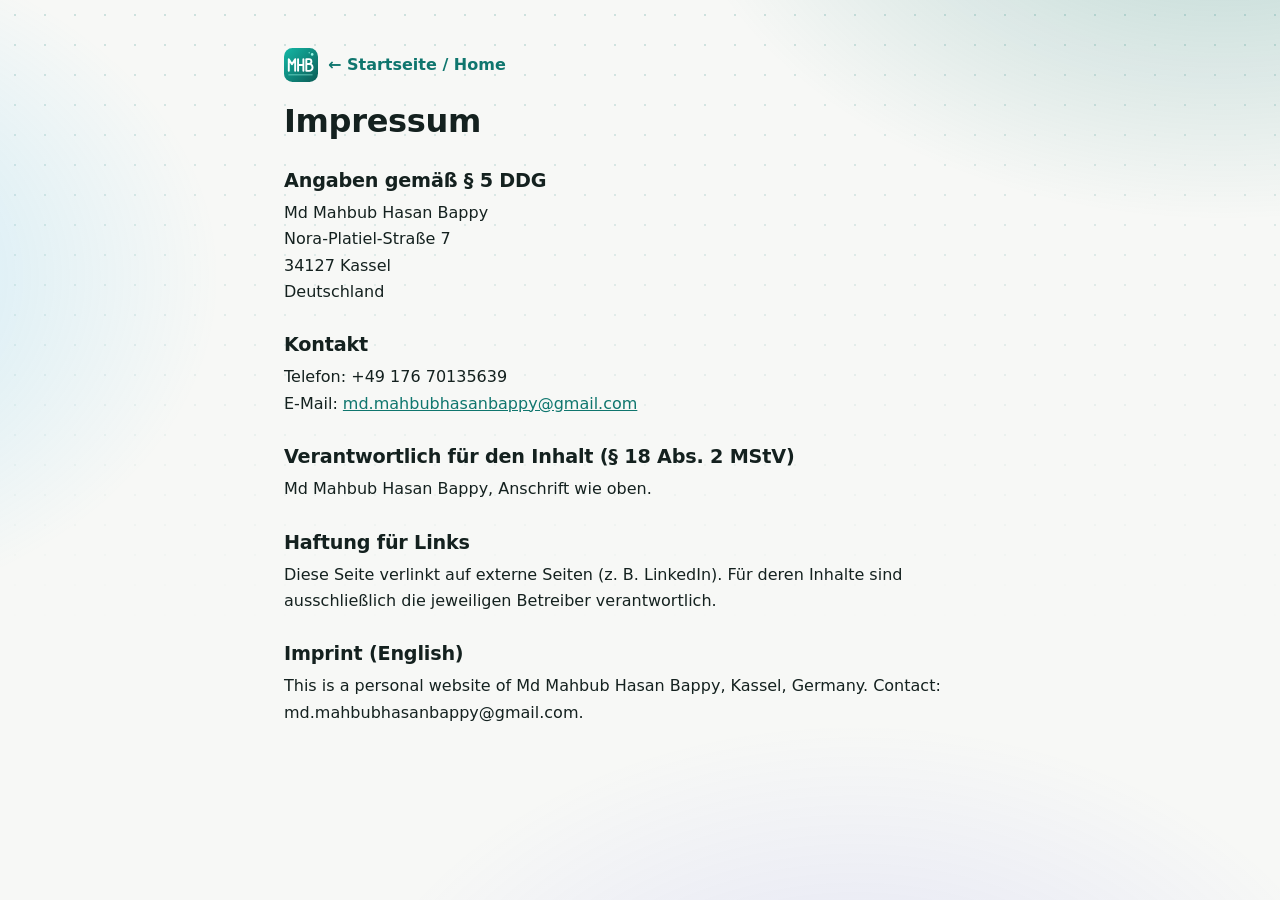
<file: impressum.html>
<!doctype html>
<html lang="de">
<head>
<meta charset="utf-8">
<meta name="viewport" content="width=device-width, initial-scale=1">
<title>Impressum | Md Mahbub Hasan Bappy</title>
<meta name="robots" content="noindex">
<link rel="icon" href="assets/favicon.svg" type="image/svg+xml">
<link rel="stylesheet" href="assets/style.css">
</head>
<body>
<div class="legal">
  <p><a class="legal-home" href="index.html"><img src="assets/logo.svg" alt="" width="34" height="34"> ← Startseite / Home</a></p>
  <h1>Impressum</h1>
  <h2>Angaben gemäß § 5 DDG</h2>
  <p>Md Mahbub Hasan Bappy<br>
  Nora-Platiel-Straße 7<br>
  34127 Kassel<br>
  Deutschland</p>
  <h2>Kontakt</h2>
  <p>Telefon: +49 176 70135639<br>
  E-Mail: <a href="mailto:md.mahbubhasanbappy@gmail.com">md.mahbubhasanbappy@gmail.com</a></p>
  <h2>Verantwortlich für den Inhalt (§ 18 Abs. 2 MStV)</h2>
  <p>Md Mahbub Hasan Bappy, Anschrift wie oben.</p>
  <h2>Haftung für Links</h2>
  <p>Diese Seite verlinkt auf externe Seiten (z. B. LinkedIn). Für deren Inhalte sind ausschließlich die jeweiligen Betreiber verantwortlich.</p>
  <h2>Imprint (English)</h2>
  <p>This is a personal website of Md Mahbub Hasan Bappy, Kassel, Germany. Contact: md.mahbubhasanbappy@gmail.com.</p>
</div>
<script src="assets/transition.js"></script>
</body>
</html>
</file>
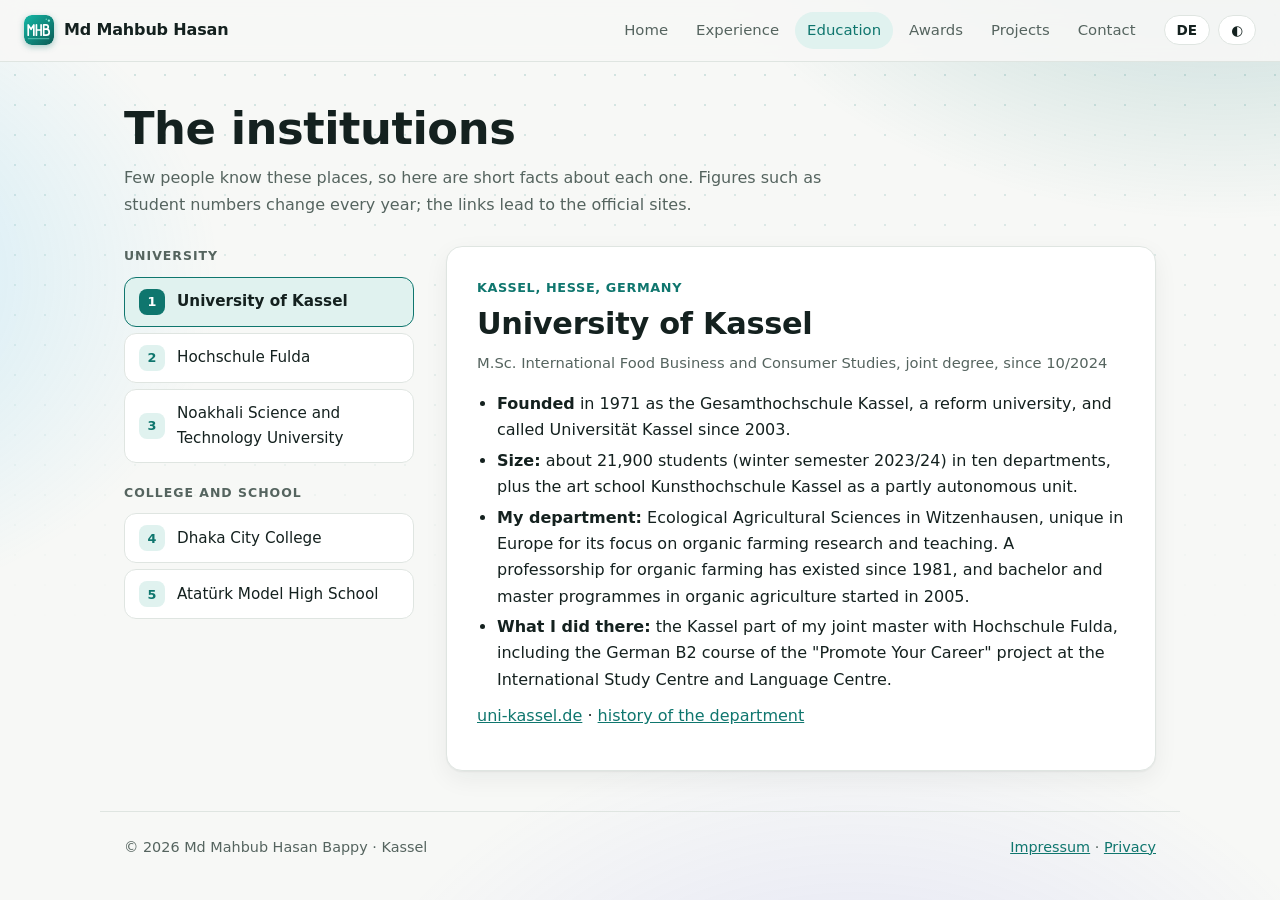
<file: institutions.html>
<!doctype html>
<html lang="en">
<head>
<meta charset="utf-8">
<meta name="viewport" content="width=device-width, initial-scale=1">
<title>The institutions | Md Mahbub Hasan Bappy</title>
<meta name="description" content="Short facts about the universities, college and school where Md Mahbub Hasan Bappy studied: NSTU, University of Kassel, Hochschule Fulda, Dhaka City College, Atatürk Model High School.">
<link rel="canonical" href="https://mdmahbubhasanbd.github.io/institutions.html">
<link rel="icon" href="assets/favicon.svg" type="image/svg+xml">
<link rel="stylesheet" href="assets/style.css">
<script>
  (function () {
    try {
      var l = localStorage.getItem('lang') || ((navigator.language || '').slice(0, 2) === 'de' ? 'de' : 'en');
      document.documentElement.lang = l;
      var t = localStorage.getItem('theme');
      if (t) document.documentElement.setAttribute('data-theme', t);
    } catch (e) {}
  })();
</script>
</head>
<body>
<div class="progress" id="progress" aria-hidden="true"></div>
<header class="nav" id="top">
  <a class="brand" href="index.html" aria-label="Md Mahbub Hasan Bappy">
    <img class="logo" src="assets/logo.svg" width="30" height="30" alt="">
    <span class="brand-name">Md Mahbub Hasan</span>
  </a>
  <nav aria-label="Main">
    <a href="index.html"><span class="en">Home</span><span class="de">Start</span></a>
    <a href="index.html#experience"><span class="en">Experience</span><span class="de">Erfahrung</span></a>
    <a href="index.html#education" class="active"><span class="en">Education</span><span class="de">Ausbildung</span></a>
    <a href="index.html#awards"><span class="en">Awards</span><span class="de">Auszeichnungen</span></a>
    <a href="projects.html"><span class="en">Projects</span><span class="de">Projekte</span></a>
    <a href="index.html#contact"><span class="en">Contact</span><span class="de">Kontakt</span></a>
  </nav>
  <div class="tools">
    <button class="pill" id="langBtn" type="button" aria-label="Language"><span class="en">DE</span><span class="de">EN</span></button>
    <button class="pill" id="themeBtn" type="button" aria-label="Theme">&#9680;</button>
  </div>
</header>

<main id="main" class="pmain">
  <div class="phead">
    <h1><span class="en">The institutions</span><span class="de">Die Einrichtungen</span></h1>
    <p class="en">Few people know these places, so here are short facts about each one. Figures such as student numbers change every year; the links lead to the official sites.</p>
    <p class="de">Nur wenige kennen diese Orte, deshalb hier kurze Fakten zu jedem. Zahlen wie die Studierendenzahl ändern sich jedes Jahr; die Links führen zu den offiziellen Seiten.</p>
  </div>

  <div class="playout">
    <div class="ptabs" role="tablist" aria-label="Institutions">
      <p class="pgroup"><span class="en">University</span><span class="de">Hochschule</span></p>
      <button role="tab" data-p="kassel"><i>1</i><span><span class="en">University of Kassel</span><span class="de">Universität Kassel</span></span></button>
      <button role="tab" data-p="fulda"><i>2</i><span>Hochschule Fulda</span></button>
      <button role="tab" data-p="nstu"><i>3</i><span>Noakhali Science and Technology University</span></button>
      <p class="pgroup"><span class="en">College and school</span><span class="de">College und Schule</span></p>
      <button role="tab" data-p="dcc"><i>4</i><span>Dhaka City College</span></button>
      <button role="tab" data-p="ataturk"><i>5</i><span>Atatürk Model High School</span></button>
    </div>
    <div class="ppanels">

      <article class="ppanel" id="kassel" role="tabpanel" hidden>
        <p class="tag"><span class="en">Kassel, Hesse, Germany</span><span class="de">Kassel, Hessen, Deutschland</span></p>
        <h2><span class="en">University of Kassel</span><span class="de">Universität Kassel</span></h2>
        <p class="meta"><span class="en">M.Sc. International Food Business and Consumer Studies, joint degree, since 10/2024</span><span class="de">M.Sc. International Food Business and Consumer Studies, gemeinsamer Studiengang, seit 10/2024</span></p>
        <ul class="en">
          <li><b>Founded</b> in 1971 as the Gesamthochschule Kassel, a reform university, and called Universität Kassel since 2003.</li>
          <li><b>Size:</b> about 21,900 students (winter semester 2023/24) in ten departments, plus the art school Kunsthochschule Kassel as a partly autonomous unit.</li>
          <li><b>My department:</b> Ecological Agricultural Sciences in Witzenhausen, unique in Europe for its focus on organic farming research and teaching. A professorship for organic farming has existed since 1981, and bachelor and master programmes in organic agriculture started in 2005.</li>
          <li><b>What I did there:</b> the Kassel part of my joint master with Hochschule Fulda, including the German B2 course of the "Promote Your Career" project at the International Study Centre and Language Centre.</li>
        </ul>
        <ul class="de">
          <li><b>Gegründet</b> 1971 als Gesamthochschule Kassel, eine Reformuniversität, und seit 2003 Universität Kassel genannt.</li>
          <li><b>Größe:</b> rund 21.900 Studierende (Wintersemester 2023/24) in zehn Fachbereichen, dazu die Kunsthochschule Kassel als teilautonomer Bereich.</li>
          <li><b>Mein Fachbereich:</b> Ökologische Agrarwissenschaften in Witzenhausen, in Europa einzigartig durch den Schwerpunkt auf ökologischer Landwirtschaft in Forschung und Lehre. Eine Professur für ökologischen Landbau gibt es seit 1981, Bachelor- und Masterstudiengänge in Ökologischer Landwirtschaft starteten 2005.</li>
          <li><b>Was ich dort gemacht habe:</b> den Kasseler Teil meines gemeinsamen Masters mit der Hochschule Fulda, einschließlich des Deutschkurses B2 im Projekt „Promote Your Career“ am Internationalen Studienzentrum und Sprachenzentrum.</li>
        </ul>
        <p class="links"><a href="https://www.uni-kassel.de" target="_blank" rel="noopener">uni-kassel.de</a> · <a href="https://www.uni-kassel.de/fb11agrar/en/infothek/history.html" target="_blank" rel="noopener"><span class="en">history of the department</span><span class="de">Geschichte des Fachbereichs</span></a></p>
      </article>

      <article class="ppanel" id="fulda" role="tabpanel" hidden>
        <p class="tag"><span class="en">Fulda, Hesse, Germany</span><span class="de">Fulda, Hessen, Deutschland</span></p>
        <h2>Hochschule Fulda <span class="en">(Fulda University of Applied Sciences)</span><span class="de">(Fulda University of Applied Sciences)</span></h2>
        <p class="meta"><span class="en">M.Sc. International Food Business and Consumer Studies, joint degree, since 10/2024</span><span class="de">M.Sc. International Food Business and Consumer Studies, gemeinsamer Studiengang, seit 10/2024</span></p>
        <ul class="en">
          <li><b>Founded</b> in 1974 as Hesse's fifth state university of applied sciences. Its predecessor was a teacher-training institute opened in 1963.</li>
          <li><b>Size:</b> roughly 9,000 students in eight departments, among them Food Technology, Nutritional, Food and Consumer Sciences (Oecotrophologie), Applied Computer Science, Electrical Engineering and Information Technology, Social and Cultural Sciences, and Business.</li>
          <li><b>What I did there:</b> modules of the Nutritional, Food and Consumer Sciences department: Food Product Development, Quality Management in the Food Business, Consumer Behaviour, the Applied Research Project with a poster, and the project work with Antonius Hof Fulda.</li>
        </ul>
        <ul class="de">
          <li><b>Gegründet</b> 1974 als fünfte staatliche Fachhochschule Hessens. Vorläufer war ein 1963 eröffnetes pädagogisches Fachinstitut.</li>
          <li><b>Größe:</b> etwa 9.000 Studierende in acht Fachbereichen, darunter Lebensmitteltechnologie, Oecotrophologie (Ernährungs-, Lebensmittel- und Verbrauchswissenschaften), Angewandte Informatik, Elektrotechnik und Informationstechnik, Sozial- und Kulturwissenschaften sowie Wirtschaft.</li>
          <li><b>Was ich dort gemacht habe:</b> Module des Fachbereichs Oecotrophologie: Food Product Development, Quality Management in the Food Business, Consumer Behaviour, das Applied Research Project mit Poster und die Projektarbeit mit dem Antonius Hof Fulda.</li>
        </ul>
        <p class="links"><a href="https://www.hs-fulda.de" target="_blank" rel="noopener">hs-fulda.de</a></p>
      </article>

      <article class="ppanel" id="nstu" role="tabpanel" hidden>
        <p class="tag"><span class="en">Sonapur, Noakhali, Bangladesh</span><span class="de">Sonapur, Noakhali, Bangladesch</span></p>
        <h2>Noakhali Science and Technology University (NSTU)</h2>
        <p class="meta"><span class="en">B.Sc. (Hons) Microbiology 2016 to 2021 · M.Sc. Microbiology 2022 to 2023</span><span class="de">B.Sc. (Hons) Mikrobiologie 2016 bis 2021 · M.Sc. Mikrobiologie 2022 bis 2023</span></p>
        <ul class="en">
          <li><b>A public university</b> of Bangladesh on a campus of about 101 hectares in Sonapur, a few miles south of the district town Maijdee. The university's own fact sheet dates its establishment to an act of 2001; teaching began on 22 June 2006.</li>
          <li><b>Microbiology was one of the first four programmes</b> when teaching began, together with Fisheries and Marine Science, Applied Chemistry and Chemical Engineering, and Pharmacy.</li>
          <li><b>Structure:</b> about 30 departments in six faculties and two institutes (as stated by the university).</li>
          <li><b>What I did there:</b> the four-year B.Sc. and the one-year M.Sc. in Microbiology (taught in English), the COVID-19 detection laboratory work, clubs and university sport.</li>
        </ul>
        <ul class="de">
          <li><b>Eine staatliche Universität</b> Bangladeschs auf einem Campus von rund 101 Hektar in Sonapur, einige Meilen südlich der Bezirksstadt Maijdee. Das Faktenblatt der Universität datiert die Gründung auf ein Gesetz von 2001; der Lehrbetrieb begann am 22. Juni 2006.</li>
          <li><b>Mikrobiologie gehörte zu den ersten vier Studiengängen</b> bei Beginn des Lehrbetriebs, zusammen mit Fischerei- und Meereswissenschaft, Angewandter Chemie und Chemieingenieurwesen sowie Pharmazie.</li>
          <li><b>Struktur:</b> etwa 30 Fachbereiche in sechs Fakultäten und zwei Instituten (nach Angabe der Universität).</li>
          <li><b>Was ich dort gemacht habe:</b> den vierjährigen B.Sc. und den einjährigen M.Sc. in Mikrobiologie (Unterrichtssprache Englisch), die Arbeit im COVID-19-Testlabor, Clubs und Hochschulsport.</li>
        </ul>
        <p class="links"><a href="https://nstu.edu.bd" target="_blank" rel="noopener">nstu.edu.bd</a> · <a href="https://microbiology.nstu.edu.bd" target="_blank" rel="noopener"><span class="en">Department of Microbiology</span><span class="de">Fachbereich Mikrobiologie</span></a></p>
      </article>

      <article class="ppanel" id="dcc" role="tabpanel" hidden>
        <p class="tag"><span class="en">Dhanmondi, Dhaka, Bangladesh</span><span class="de">Dhanmondi, Dhaka, Bangladesch</span></p>
        <h2>Dhaka City College</h2>
        <p class="meta"><span class="en">HSC, Science group, 2013 to 2015 · college code 1250, EIIN 107975</span><span class="de">HSC, naturwissenschaftlicher Zweig, 2013 bis 2015 · College-Code 1250, EIIN 107975</span></p>
        <ul class="en">
          <li><b>Founded in 1957</b> as an evening college (Dhaka Night College). Today it stands at Road 2, Dhanmondi, Dhaka-1205, and offers higher secondary education as well as honours and master's courses.</li>
          <li><b>Affiliation:</b> the HSC exams are set by the Board of Intermediate and Secondary Education, Dhaka; the degree courses are affiliated with the National University of Bangladesh.</li>
          <li><b>Size:</b> about 8,200 higher secondary students and about 200 teaching staff (figures from an encyclopaedia entry; they change).</li>
          <li><b>What I did there:</b> the two HSC years (session 2013 to 2014) in the Science group with Physics, Chemistry, Higher Mathematics, ICT, Bangla and English, plus Biology as an additional subject; GPA 5.00.</li>
        </ul>
        <ul class="de">
          <li><b>Gegründet 1957</b> als Abend-College (Dhaka Night College). Heute liegt es an der Road 2 in Dhanmondi, Dhaka-1205, und bietet höhere Sekundarbildung sowie Honours- und Masterkurse an.</li>
          <li><b>Zugehörigkeit:</b> Die HSC-Prüfungen stellt das Board of Intermediate and Secondary Education, Dhaka; die Studiengänge sind der National University of Bangladesh angeschlossen.</li>
          <li><b>Größe:</b> rund 8.200 Schülerinnen und Schüler der höheren Sekundarstufe und etwa 200 Lehrkräfte (Zahlen aus einem Lexikoneintrag; sie ändern sich).</li>
          <li><b>Was ich dort gemacht habe:</b> die zwei HSC-Jahre (Jahrgang 2013 bis 2014) im naturwissenschaftlichen Zweig mit Physik, Chemie, Höherer Mathematik, IKT, Bangla und Englisch, dazu Biologie als Zusatzfach; GPA 5,00.</li>
        </ul>
        <p class="links"><a href="https://www.dhakacitycollege.edu.bd" target="_blank" rel="noopener">dhakacitycollege.edu.bd</a> · <a href="https://en.wikipedia.org/wiki/Dhaka_City_College" target="_blank" rel="noopener">Wikipedia</a></p>
      </article>

      <article class="ppanel" id="ataturk" role="tabpanel" hidden>
        <p class="tag"><span class="en">Dagonbhuiyan, Feni, Bangladesh</span><span class="de">Dagonbhuiyan, Feni, Bangladesch</span></p>
        <h2>Atatürk Government Model High School</h2>
        <p class="meta"><span class="en">SSC, Science group, 2013 · Comilla board</span><span class="de">SSC, naturwissenschaftlicher Zweig, 2013 · Comilla-Board</span></p>
        <ul class="en">
          <li><b>Founded on 6 January 1939</b> as a Middle English School by the sub-divisional officer of Feni, Mizanur Rahman, with local help. It was later named after Mustafa Kemal Atatürk, the founder of modern Turkey.</li>
          <li><b>Turkish link:</b> Turkish officials visited in 1981 and 1982, and the Turkish government gave a grant of two crore taka for the present complex on about eight acres with an academic block, an administrative block, a student hostel and an auditorium.</li>
          <li><b>Level:</b> grades 6 to 10 (secondary school).</li>
          <li><b>What I did there:</b> secondary school up to the SSC exam in the Science group (Physics, Chemistry, Higher Mathematics, Biology as optional, plus Bengali, English, Mathematics, Social Science and Religion), with grade A+ in every subject and GPA 5.00.</li>
        </ul>
        <ul class="de">
          <li><b>Gegründet am 6. Januar 1939</b> als Middle English School vom Unterbezirksleiter von Feni, Mizanur Rahman, mit lokaler Hilfe. Später wurde sie nach Mustafa Kemal Atatürk, dem Gründer der modernen Türkei, benannt.</li>
          <li><b>Türkische Verbindung:</b> Türkische Vertreter besuchten die Schule 1981 und 1982, und die türkische Regierung gab einen Zuschuss von zwei Crore Taka für den heutigen Komplex auf rund acht Acres mit Schulgebäude, Verwaltungsgebäude, Schülerwohnheim und Aula.</li>
          <li><b>Stufe:</b> Klassen 6 bis 10 (Sekundarschule).</li>
          <li><b>Was ich dort gemacht habe:</b> die Sekundarschule bis zur SSC-Prüfung im naturwissenschaftlichen Zweig (Physik, Chemie, Höhere Mathematik, Biologie als Wahlfach, dazu Bengalisch, Englisch, Mathematik, Sozialkunde und Religion), mit der Note A+ in jedem Fach und GPA 5,00.</li>
        </ul>
        <p class="links"><a href="https://en.banglapedia.org/index.php/Atatruk_Model_High_School" target="_blank" rel="noopener">Banglapedia</a> · <a href="https://en.wikipedia.org/wiki/Atat%C3%BCrk_Government_Model_High_School" target="_blank" rel="noopener">Wikipedia</a></p>
      </article>

    </div>
  </div>
</main>

<footer>
  <p>&copy; <span id="year">2026</span> Md Mahbub Hasan Bappy &middot; Kassel</p>
  <p><a href="impressum.html">Impressum</a> &middot; <a href="datenschutz.html"><span class="en">Privacy</span><span class="de">Datenschutz</span></a></p>
</footer>

<div class="lightbox" id="lightbox" hidden><button type="button" aria-label="Close">&times;</button><img alt=""></div>
<script src="assets/script.js"></script>
<script src="assets/projects.js"></script>
<script src="assets/transition.js"></script>
</body>
</html>
</file>
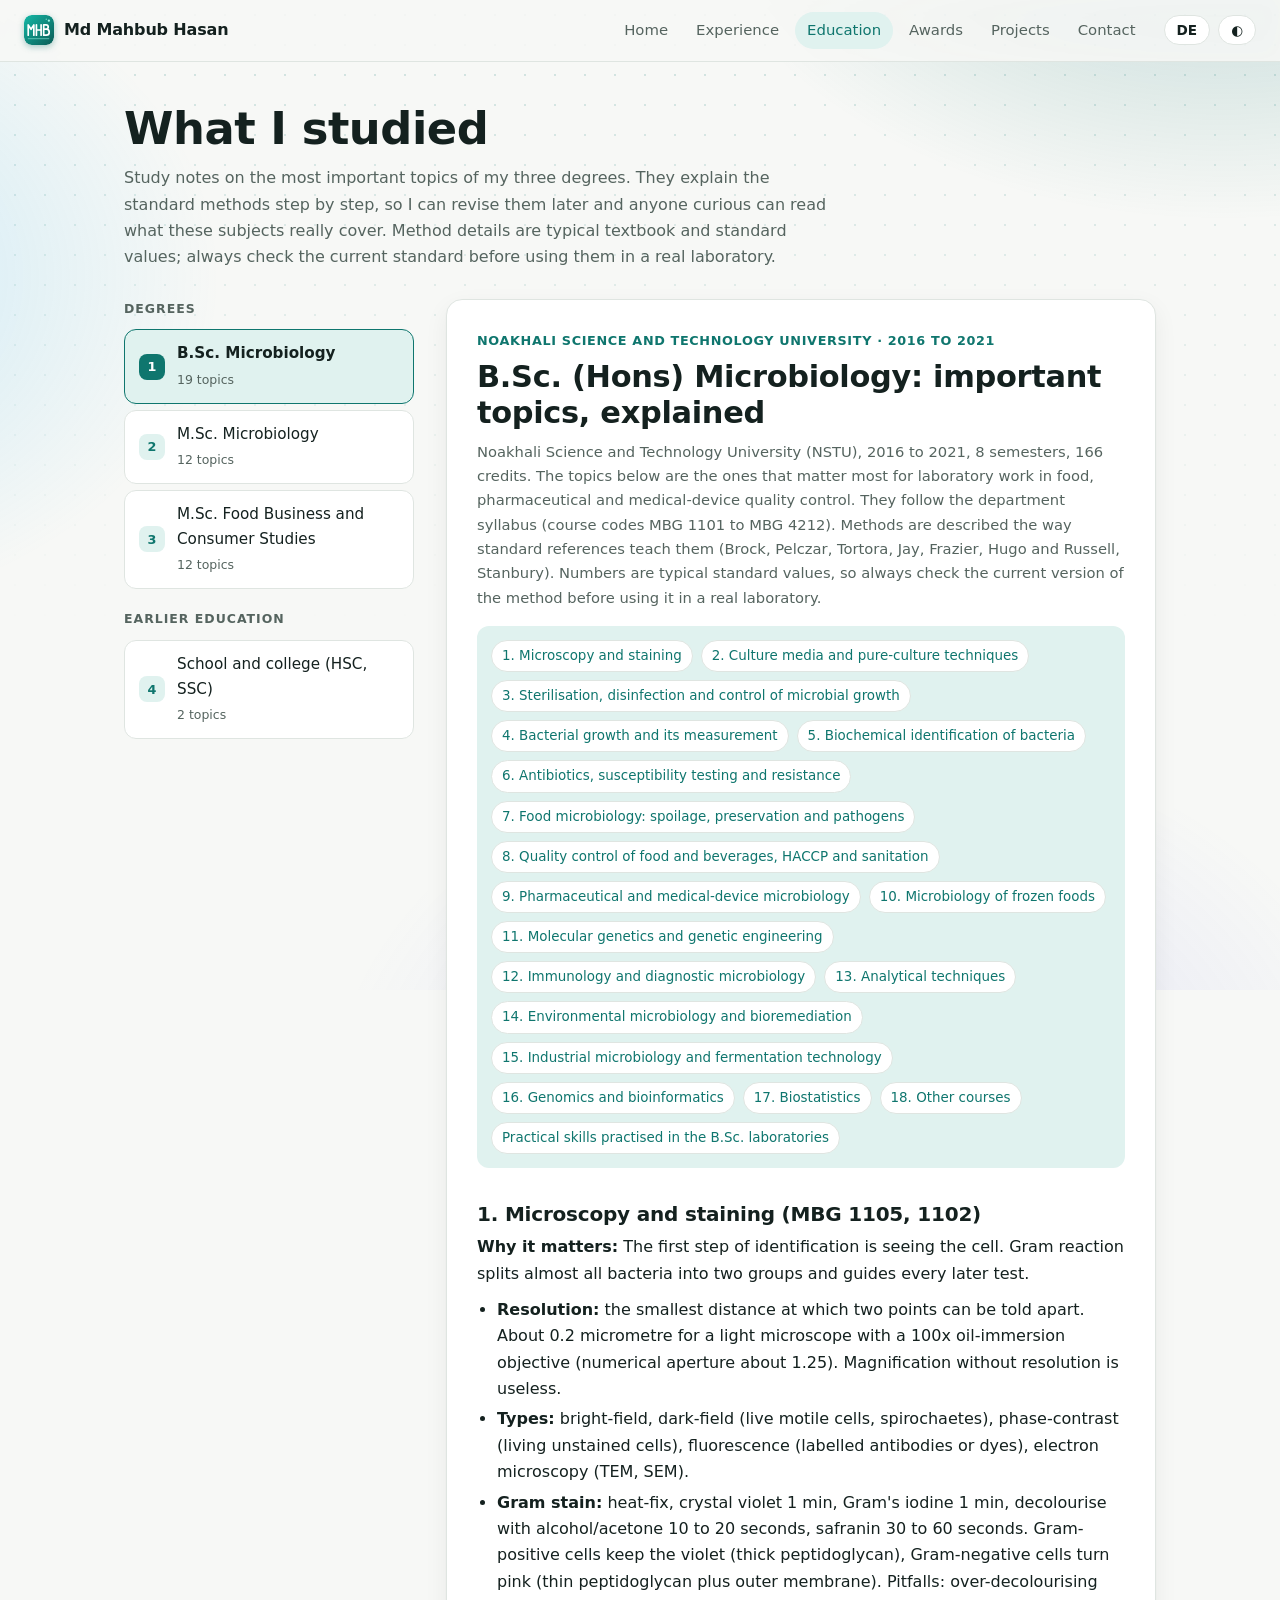
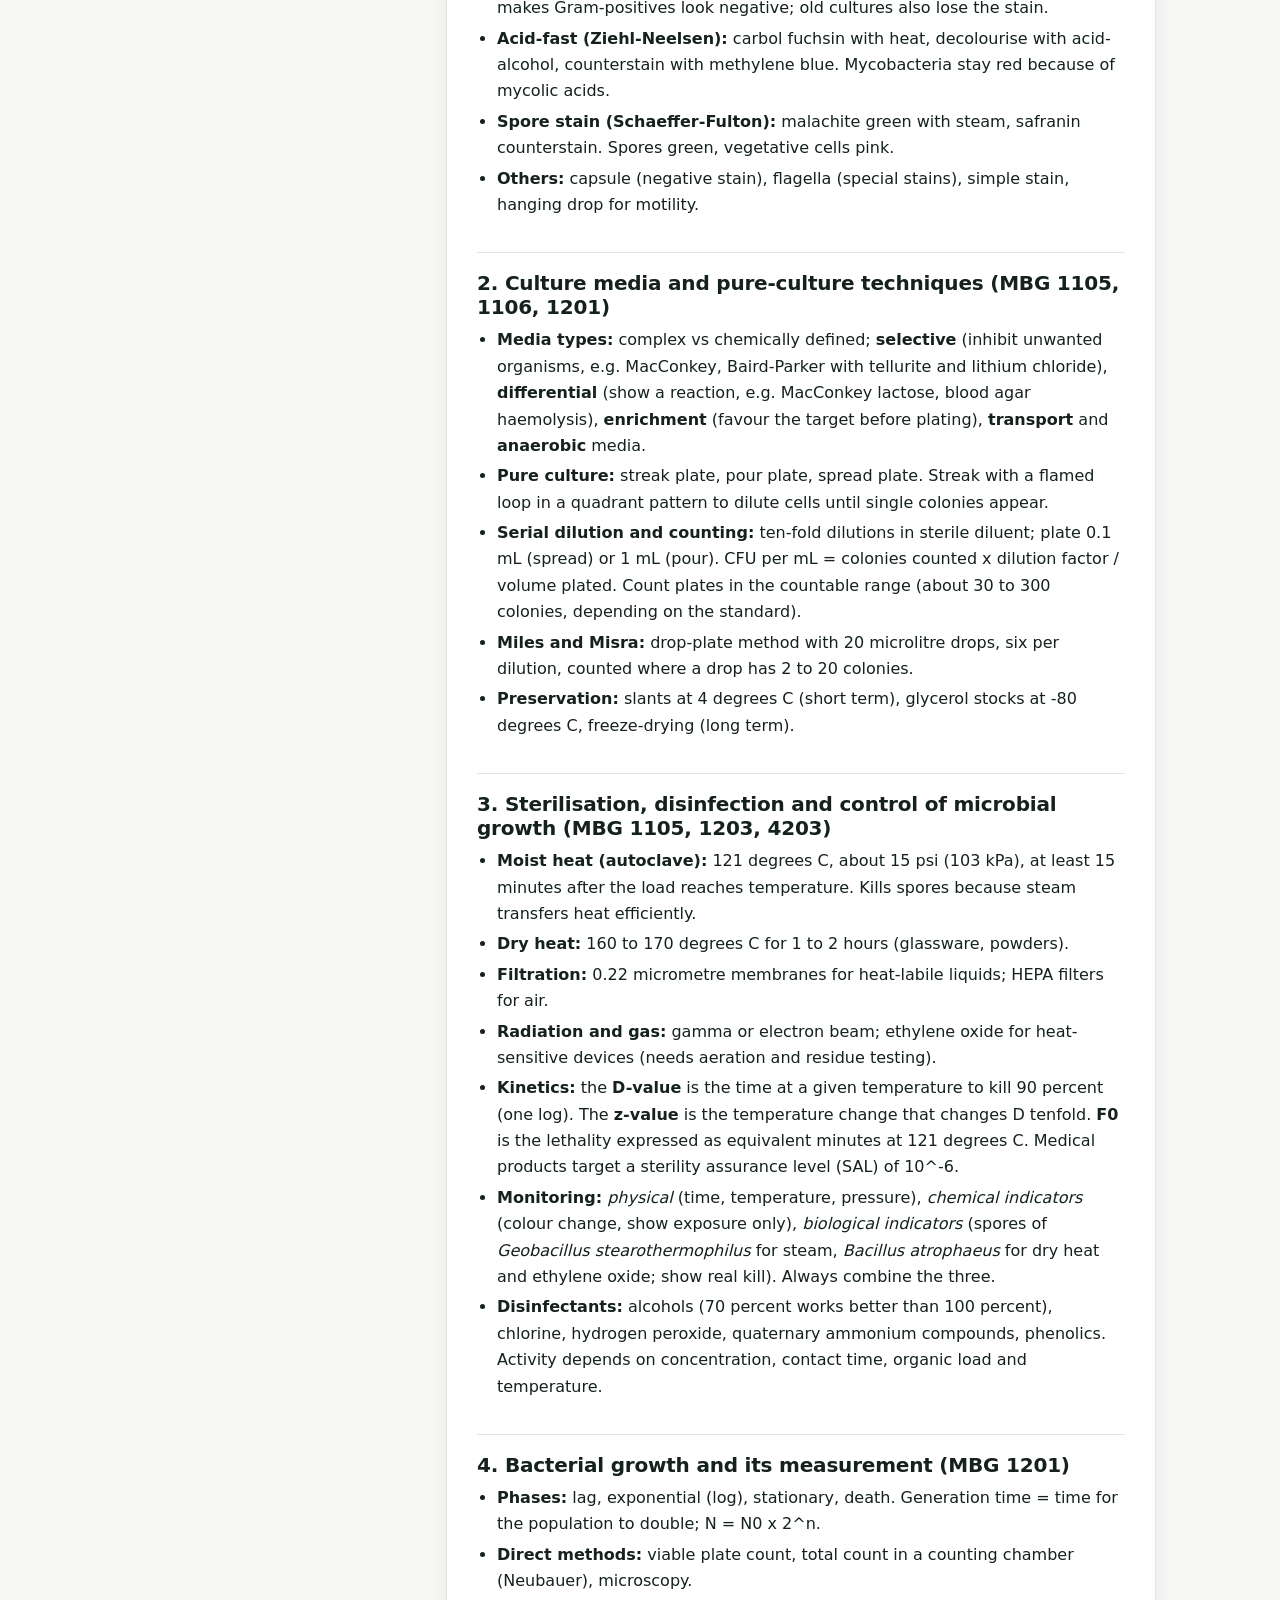
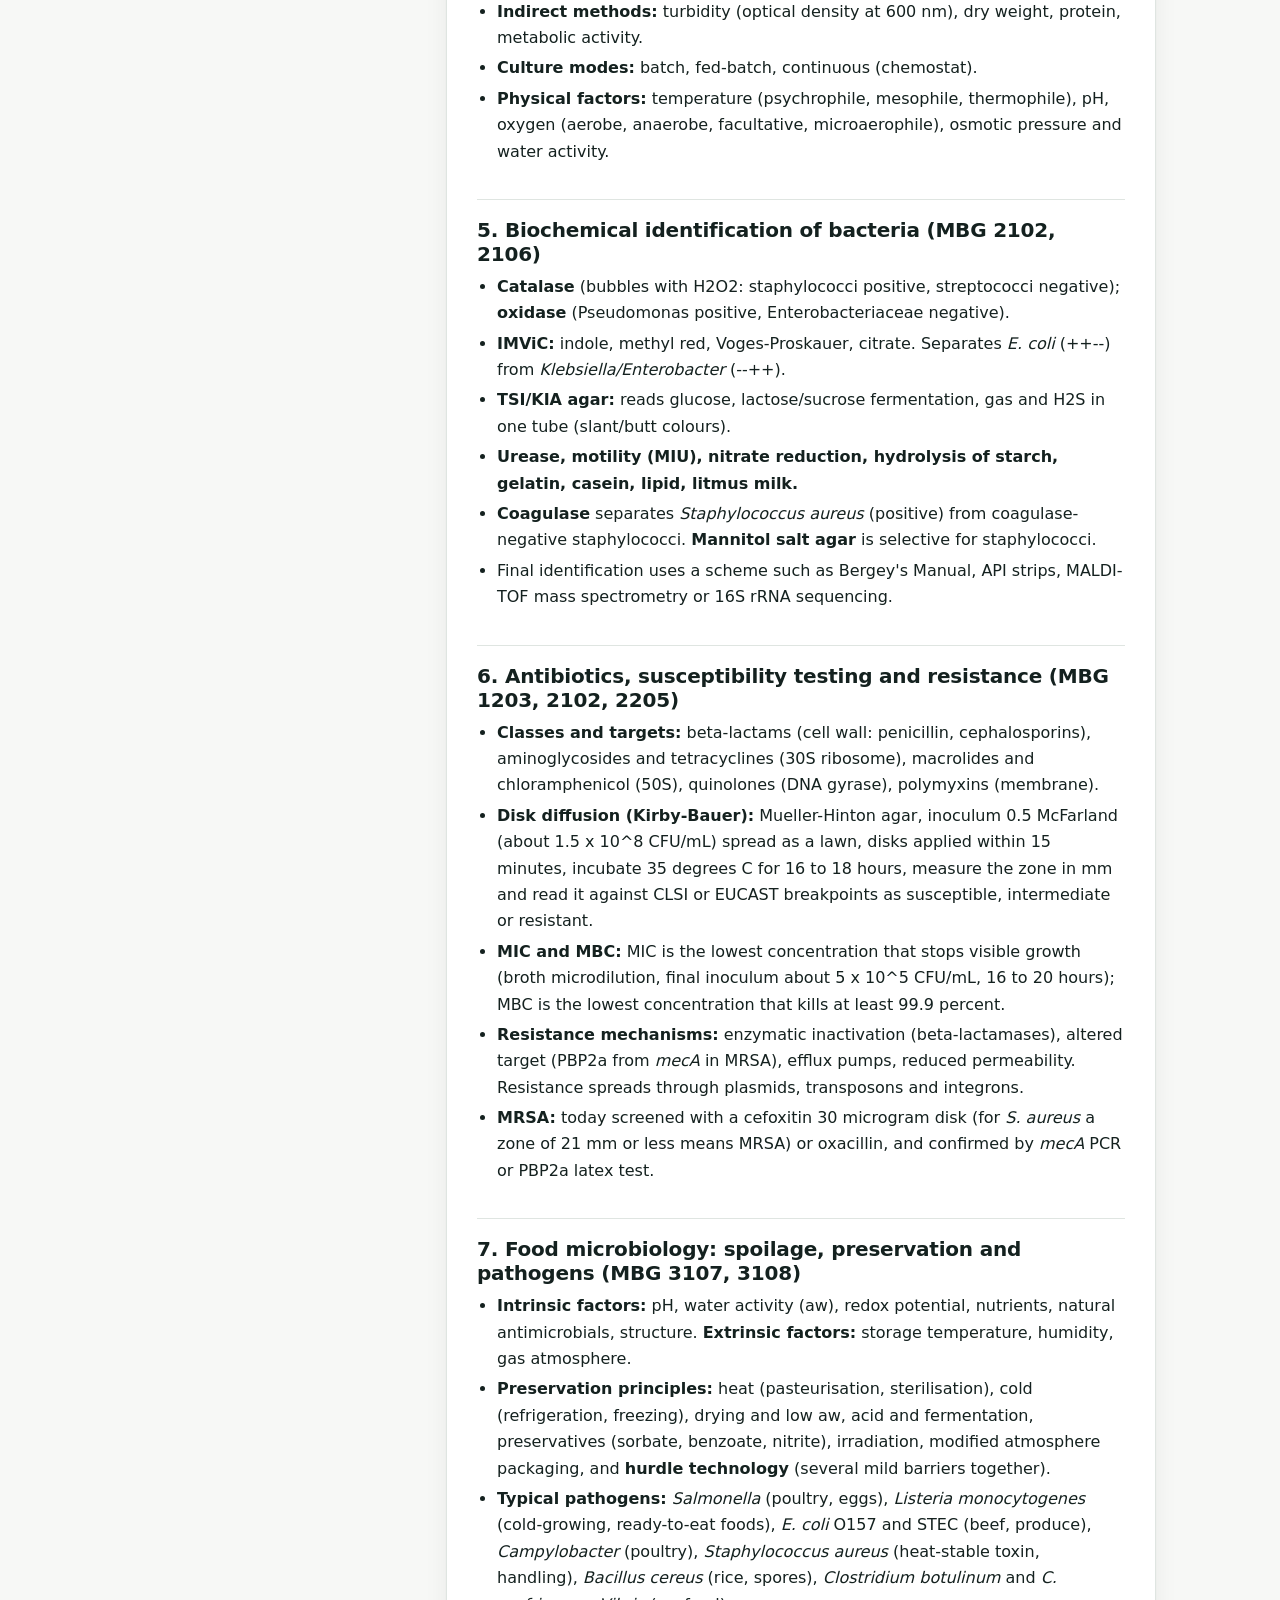
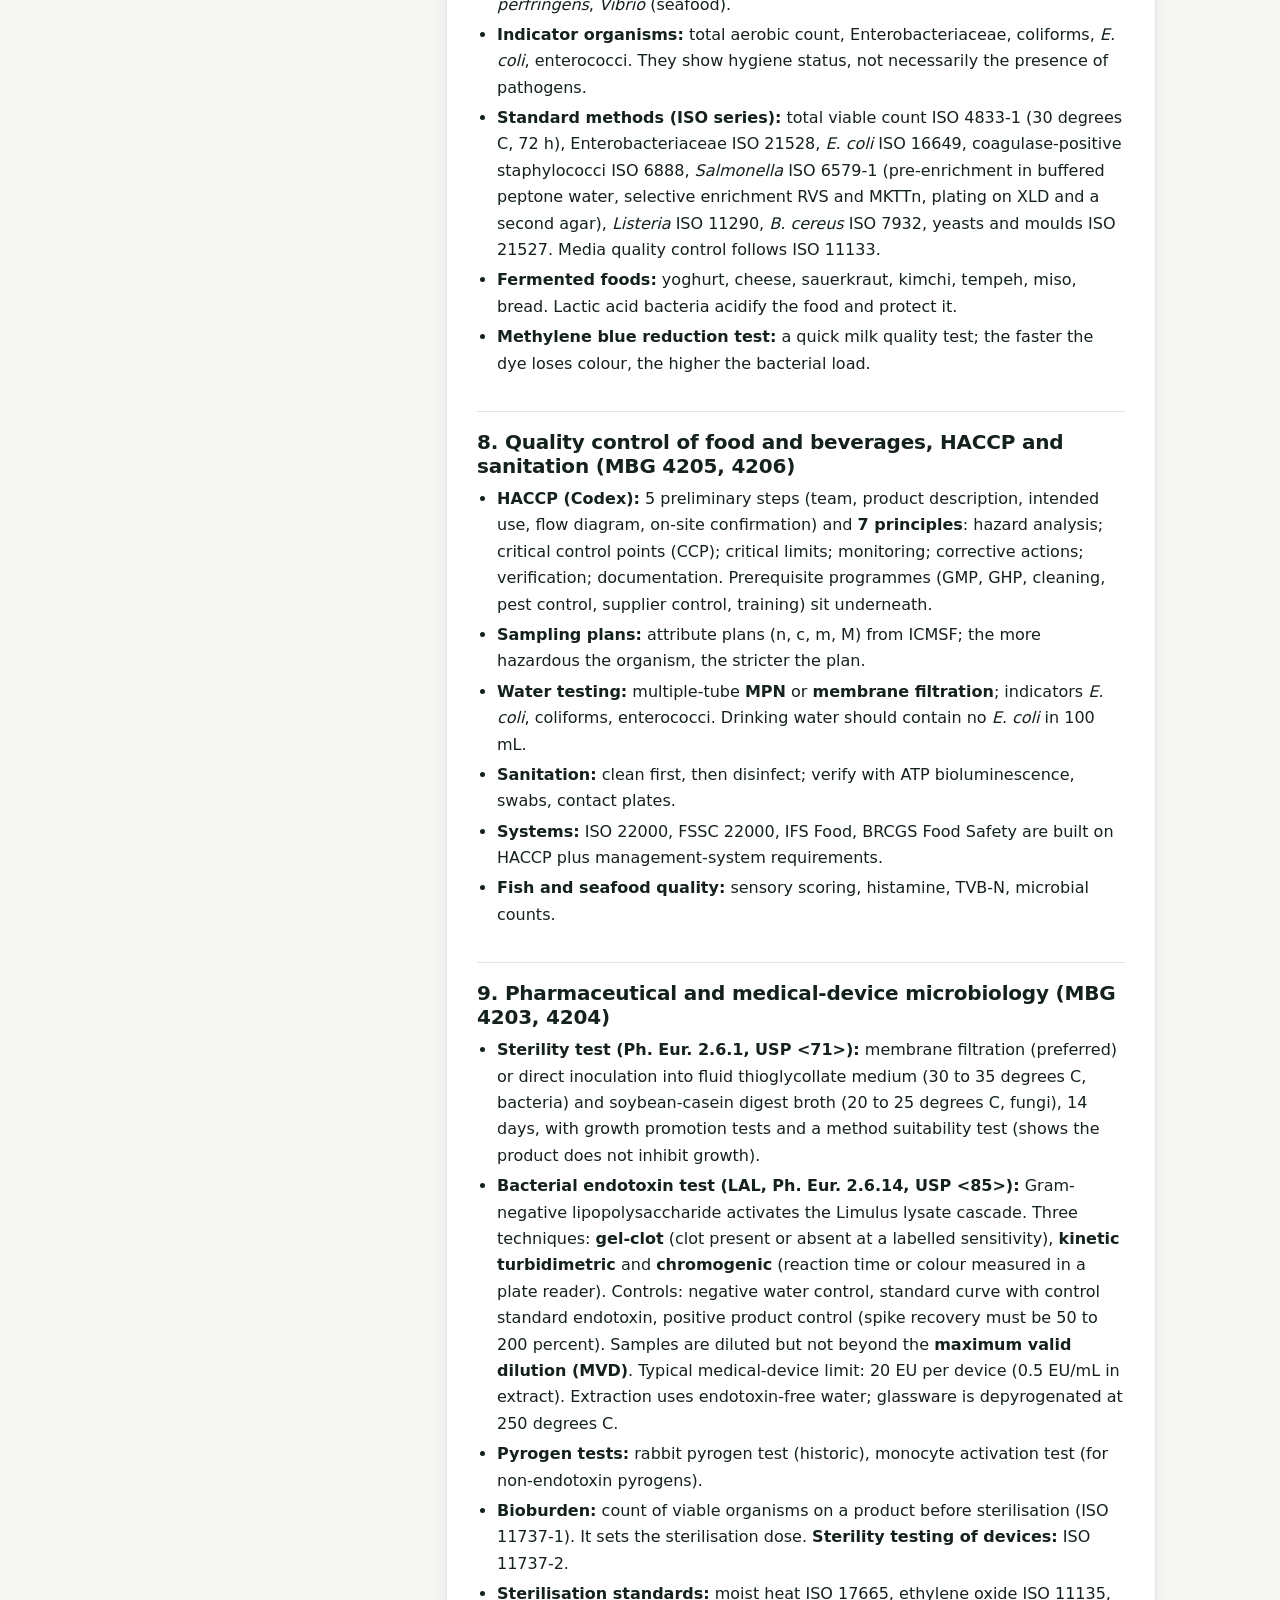
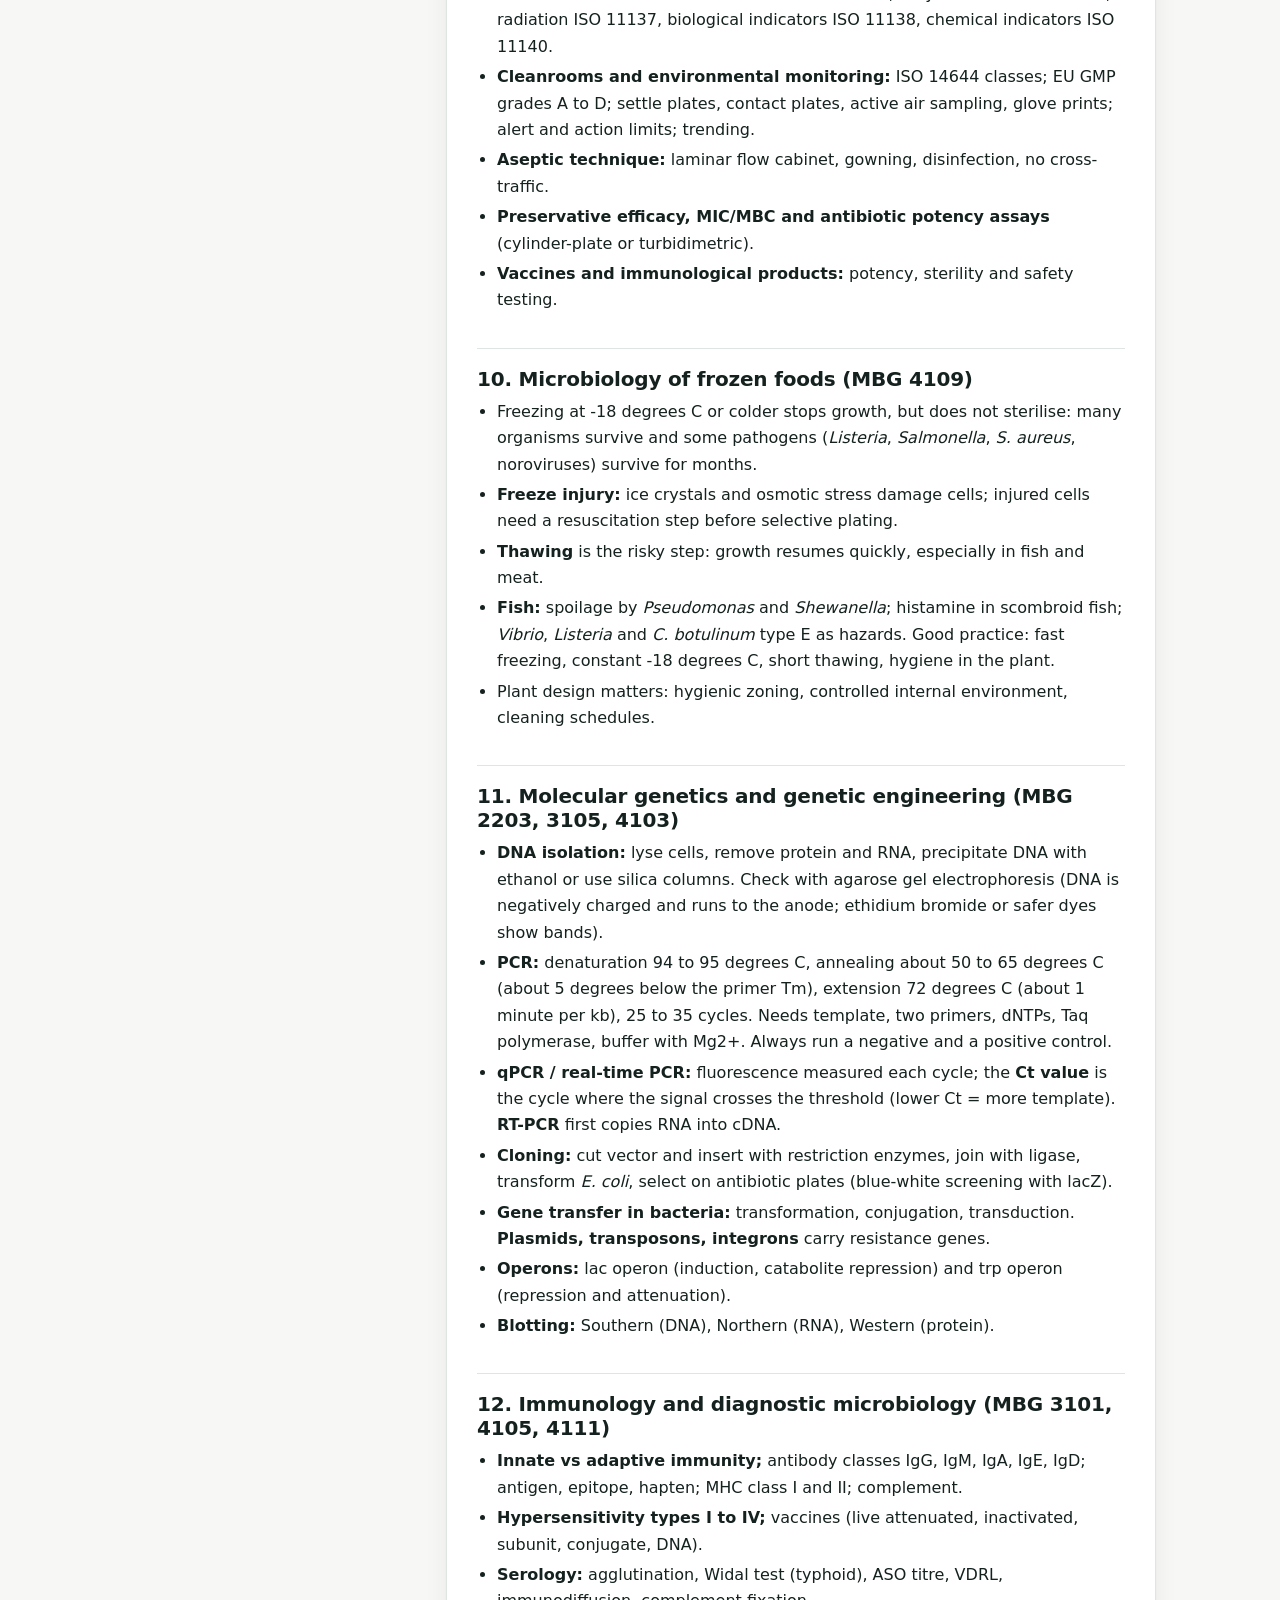
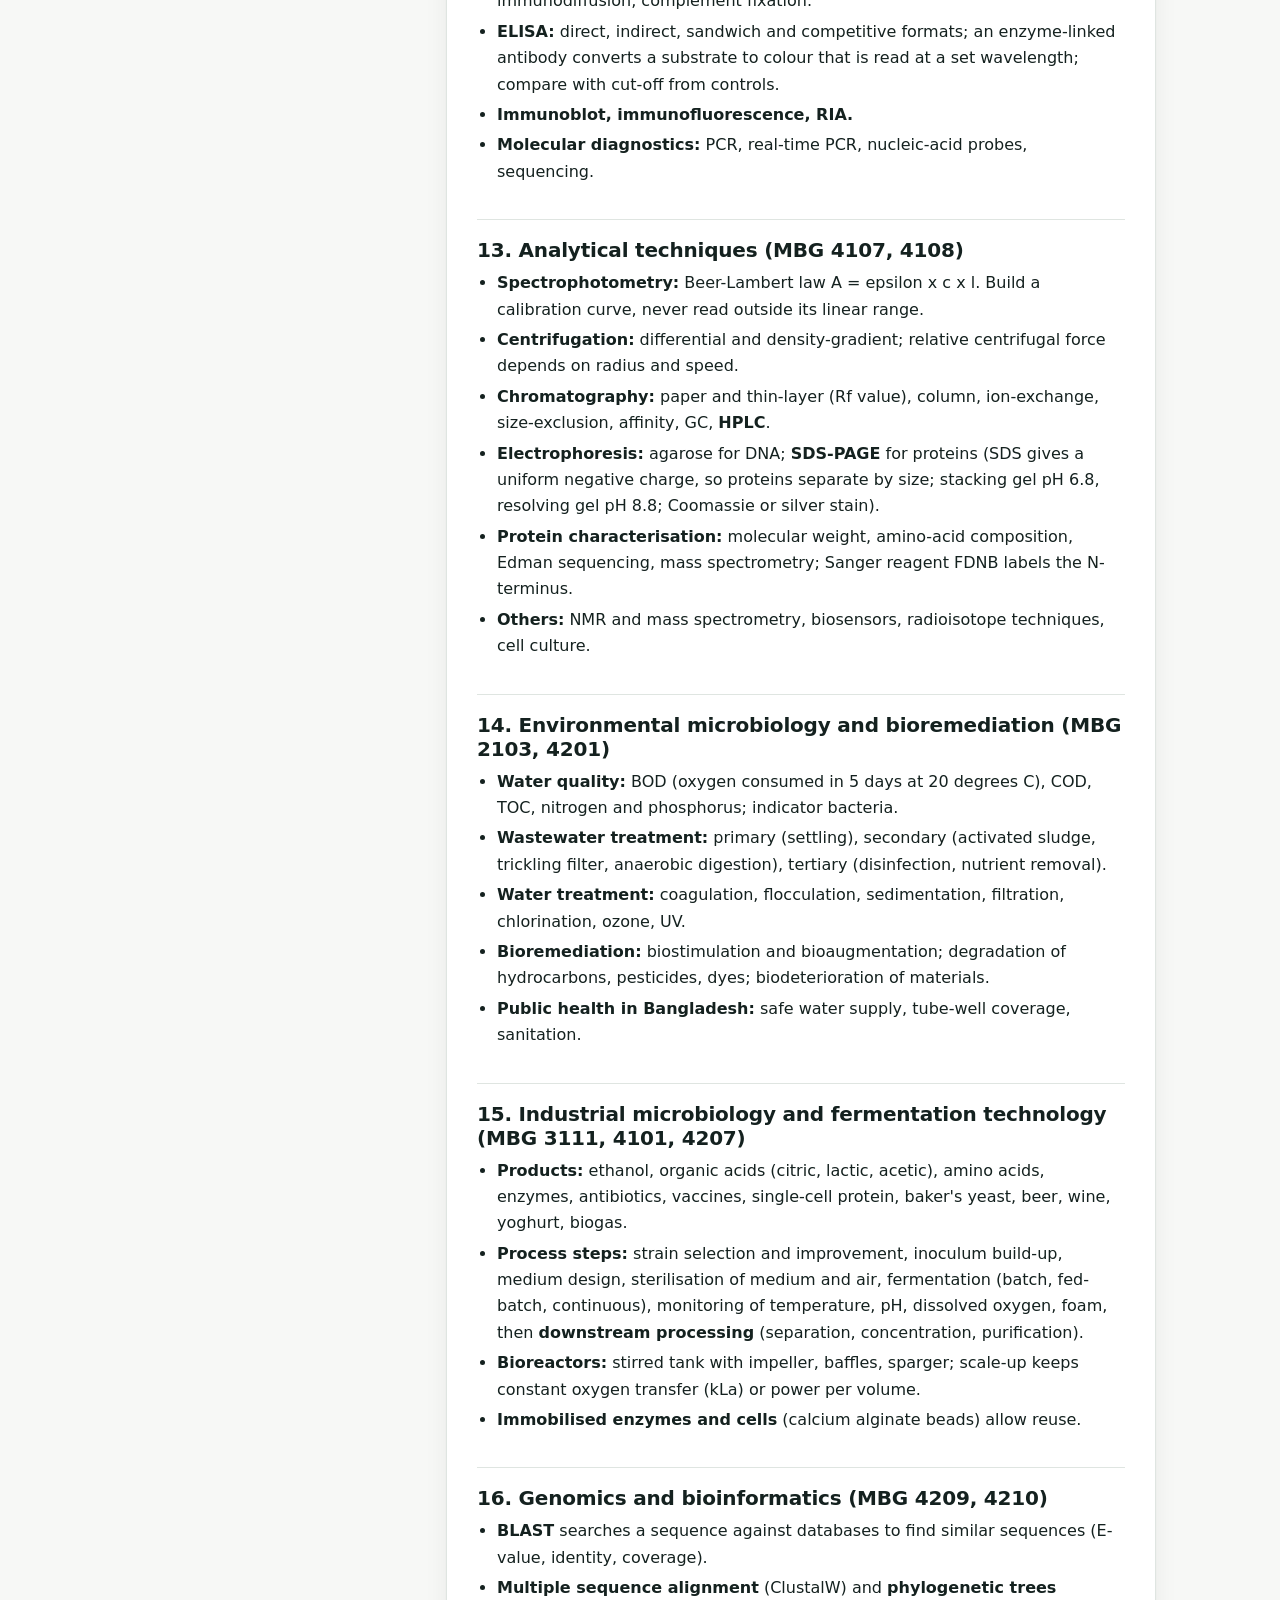
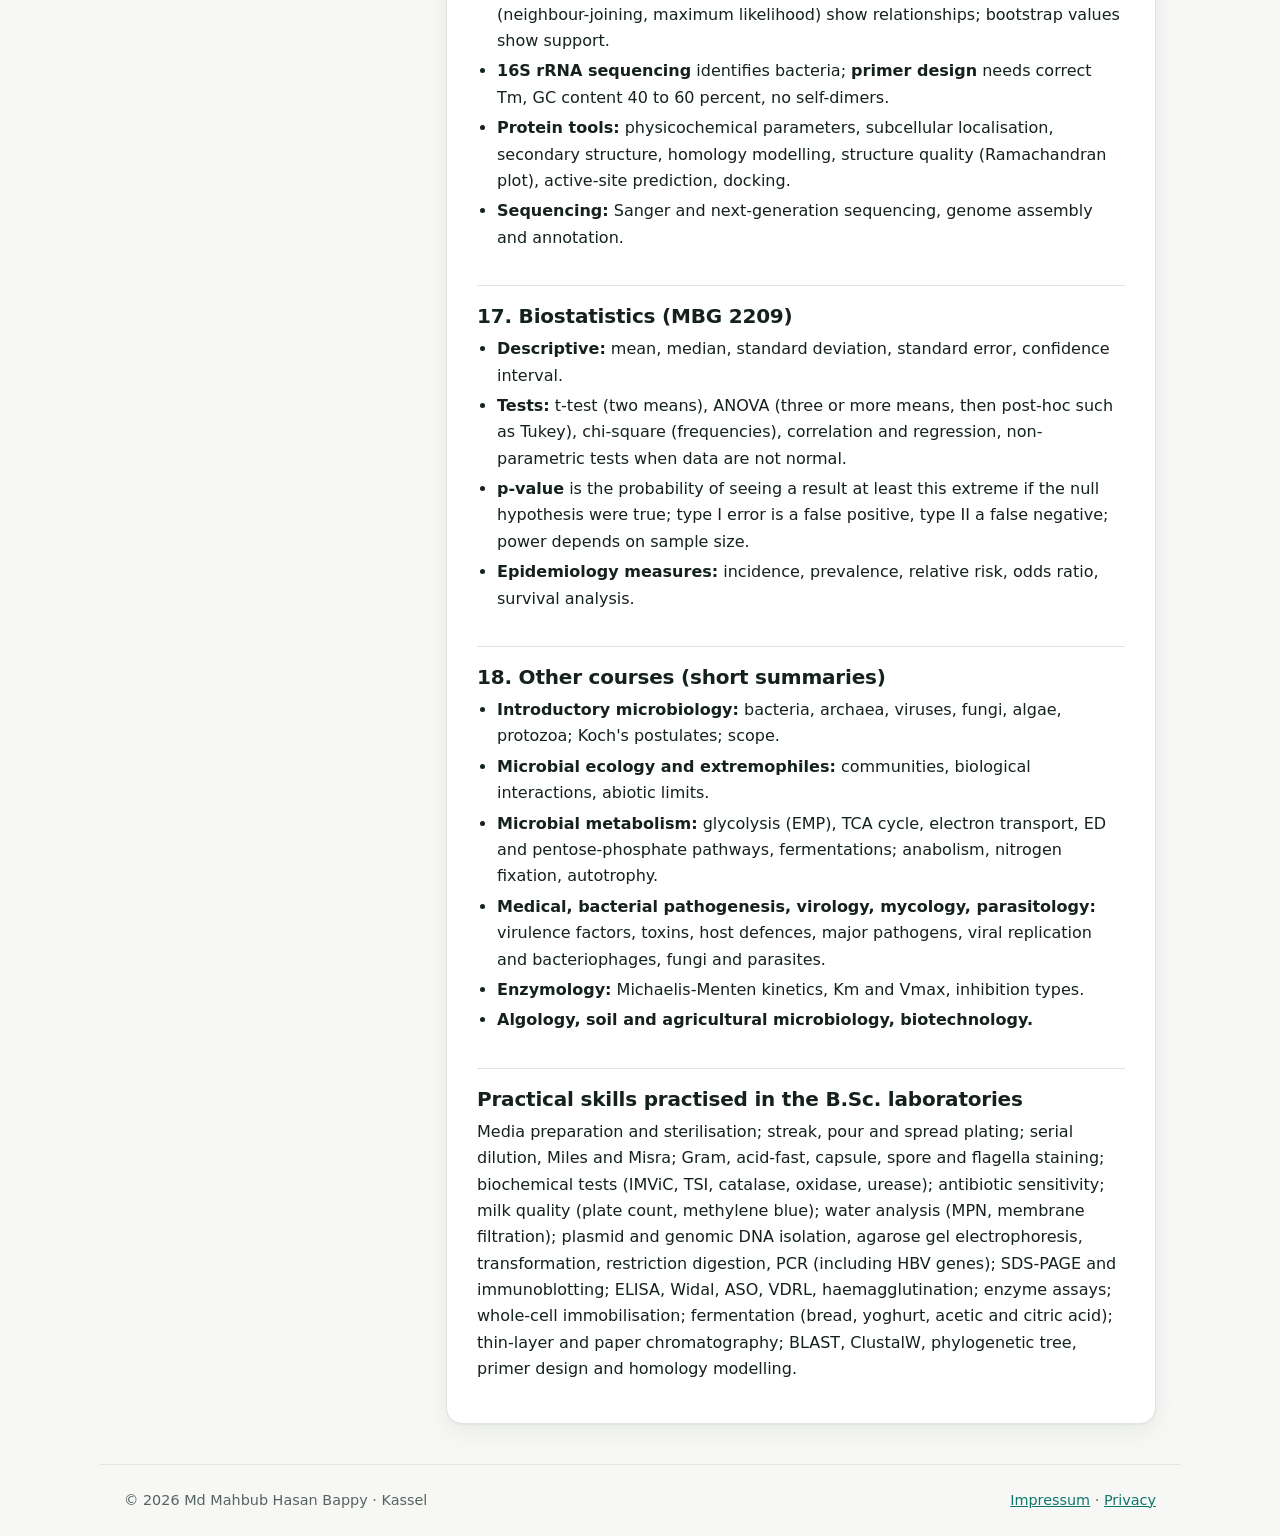
<file: learning.html>
<!doctype html>
<html lang="en">
<head>
<meta charset="utf-8">
<meta name="viewport" content="width=device-width, initial-scale=1">
<title>What I studied | Md Mahbub Hasan Bappy</title>
<meta name="description" content="Study notes on the important topics of B.Sc. Microbiology, M.Sc. Microbiology and M.Sc. International Food Business and Consumer Studies, in English and German.">
<link rel="canonical" href="https://mdmahbubhasanbd.github.io/learning.html">
<link rel="icon" href="assets/favicon.svg" type="image/svg+xml">
<link rel="stylesheet" href="assets/style.css">
<script>
  (function () {
    try {
      var l = localStorage.getItem('lang') || ((navigator.language || '').slice(0, 2) === 'de' ? 'de' : 'en');
      document.documentElement.lang = l;
      var t = localStorage.getItem('theme');
      if (t) document.documentElement.setAttribute('data-theme', t);
    } catch (e) {}
  })();
</script>
</head>
<body>
<div class="progress" id="progress" aria-hidden="true"></div>
<header class="nav" id="top">
  <a class="brand" href="index.html" aria-label="Md Mahbub Hasan Bappy">
    <img class="logo" src="assets/logo.svg" width="30" height="30" alt="">
    <span class="brand-name">Md Mahbub Hasan</span>
  </a>
  <nav aria-label="Main">
    <a href="index.html"><span class="en">Home</span><span class="de">Start</span></a>
    <a href="index.html#experience"><span class="en">Experience</span><span class="de">Erfahrung</span></a>
    <a href="index.html#education" class="active"><span class="en">Education</span><span class="de">Ausbildung</span></a>
    <a href="index.html#awards"><span class="en">Awards</span><span class="de">Auszeichnungen</span></a>
    <a href="projects.html"><span class="en">Projects</span><span class="de">Projekte</span></a>
    <a href="index.html#contact"><span class="en">Contact</span><span class="de">Kontakt</span></a>
  </nav>
  <div class="tools">
    <button class="pill" id="langBtn" type="button" aria-label="Language"><span class="en">DE</span><span class="de">EN</span></button>
    <button class="pill" id="themeBtn" type="button" aria-label="Theme">&#9680;</button>
  </div>
</header>

<main id="main" class="pmain">
  <div class="phead">
    <h1><span class="en">What I studied</span><span class="de">Was ich studiert habe</span></h1>
    <p class="en">Study notes on the most important topics of my three degrees. They explain the standard methods step by step, so I can revise them later and anyone curious can read what these subjects really cover. Method details are typical textbook and standard values; always check the current standard before using them in a real laboratory.</p>
    <p class="de">Lernnotizen zu den wichtigsten Themen meiner drei Studiengänge. Sie erklären die Standardmethoden Schritt für Schritt, damit ich sie später wiederholen kann und jede interessierte Person lesen kann, was diese Fächer wirklich umfassen. Die Methodenangaben sind typische Lehrbuch- und Standardwerte; vor dem Einsatz im echten Labor immer den aktuellen Standard prüfen.</p>
  </div>

  <div class="playout">
    <div class="ptabs" role="tablist" aria-label="Degrees">
      <p class="pgroup"><span class="en">Degrees</span><span class="de">Studiengänge</span></p>
      <button role="tab" data-p="bsc"><i>1</i><span>B.Sc. <span class="en">Microbiology</span><span class="de">Mikrobiologie</span><br><small><span class="en">19 topics</span><span class="de">19 Themen</span></small></span></button>
      <button role="tab" data-p="msc"><i>2</i><span>M.Sc. <span class="en">Microbiology</span><span class="de">Mikrobiologie</span><br><small><span class="en">12 topics</span><span class="de">12 Themen</span></small></span></button>
      <button role="tab" data-p="ifbc"><i>3</i><span>M.Sc. Food Business and Consumer Studies<br><small><span class="en">12 topics</span><span class="de">12 Themen</span></small></span></button>
      <p class="pgroup"><span class="en">Earlier education</span><span class="de">Frühere Ausbildung</span></p>
      <button role="tab" data-p="school"><i>4</i><span><span class="en">School and college (HSC, SSC)</span><span class="de">Schule und College (HSC, SSC)</span><br><small><span class="en">2 topics</span><span class="de">2 Themen</span></small></span></button>
    </div>
    <div class="ppanels">
      <article class="ppanel notes" id="bsc" role="tabpanel" hidden>
        <div class="en">
        <p class="tag">Noakhali Science and Technology University &middot; 2016 to 2021</p>
        <h2>B.Sc. (Hons) Microbiology: important topics, explained</h2>
        <p class="meta">Noakhali Science and Technology University (NSTU), 2016 to 2021, 8 semesters, 166 credits. The topics below are the ones that matter most for laboratory work in food, pharmaceutical and medical-device quality control. They follow the department syllabus (course codes MBG 1101 to MBG 4212). Methods are described the way standard references teach them (Brock, Pelczar, Tortora, Jay, Frazier, Hugo and Russell, Stanbury). Numbers are typical standard values, so always check the current version of the method before using it in a real laboratory.</p>
        <nav class="topics" aria-label="Topics">
<a href="#bsc-s1">1. Microscopy and staining</a>
<a href="#bsc-s2">2. Culture media and pure-culture techniques</a>
<a href="#bsc-s3">3. Sterilisation, disinfection and control of microbial growth</a>
<a href="#bsc-s4">4. Bacterial growth and its measurement</a>
<a href="#bsc-s5">5. Biochemical identification of bacteria</a>
<a href="#bsc-s6">6. Antibiotics, susceptibility testing and resistance</a>
<a href="#bsc-s7">7. Food microbiology: spoilage, preservation and pathogens</a>
<a href="#bsc-s8">8. Quality control of food and beverages, HACCP and sanitation</a>
<a href="#bsc-s9">9. Pharmaceutical and medical-device microbiology</a>
<a href="#bsc-s10">10. Microbiology of frozen foods</a>
<a href="#bsc-s11">11. Molecular genetics and genetic engineering</a>
<a href="#bsc-s12">12. Immunology and diagnostic microbiology</a>
<a href="#bsc-s13">13. Analytical techniques</a>
<a href="#bsc-s14">14. Environmental microbiology and bioremediation</a>
<a href="#bsc-s15">15. Industrial microbiology and fermentation technology</a>
<a href="#bsc-s16">16. Genomics and bioinformatics</a>
<a href="#bsc-s17">17. Biostatistics</a>
<a href="#bsc-s18">18. Other courses</a>
<a href="#bsc-s19">Practical skills practised in the B.Sc. laboratories</a>
        </nav>
<h3 id="bsc-s1">1. Microscopy and staining (MBG 1105, 1102)</h3>
<p><strong>Why it matters:</strong> The first step of identification is seeing the cell. Gram reaction splits almost all bacteria into two groups and guides every later test.</p>
<ul>
<li><strong>Resolution:</strong> the smallest distance at which two points can be told apart. About 0.2 micrometre for a light microscope with a 100x oil-immersion objective (numerical aperture about 1.25). Magnification without resolution is useless.</li>
<li><strong>Types:</strong> bright-field, dark-field (live motile cells, spirochaetes), phase-contrast (living unstained cells), fluorescence (labelled antibodies or dyes), electron microscopy (TEM, SEM).</li>
<li><strong>Gram stain:</strong> heat-fix, crystal violet 1 min, Gram&#39;s iodine 1 min, decolourise with alcohol/acetone 10 to 20 seconds, safranin 30 to 60 seconds. Gram-positive cells keep the violet (thick peptidoglycan), Gram-negative cells turn pink (thin peptidoglycan plus outer membrane). Pitfalls: over-decolourising makes Gram-positives look negative; old cultures also lose the stain.</li>
<li><strong>Acid-fast (Ziehl-Neelsen):</strong> carbol fuchsin with heat, decolourise with acid-alcohol, counterstain with methylene blue. Mycobacteria stay red because of mycolic acids.</li>
<li><strong>Spore stain (Schaeffer-Fulton):</strong> malachite green with steam, safranin counterstain. Spores green, vegetative cells pink.</li>
<li><strong>Others:</strong> capsule (negative stain), flagella (special stains), simple stain, hanging drop for motility.</li>
</ul>
<h3 id="bsc-s2">2. Culture media and pure-culture techniques (MBG 1105, 1106, 1201)</h3>
<ul>
<li><strong>Media types:</strong> complex vs chemically defined; <strong>selective</strong> (inhibit unwanted organisms, e.g. MacConkey, Baird-Parker with tellurite and lithium chloride), <strong>differential</strong> (show a reaction, e.g. MacConkey lactose, blood agar haemolysis), <strong>enrichment</strong> (favour the target before plating), <strong>transport</strong> and <strong>anaerobic</strong> media.</li>
<li><strong>Pure culture:</strong> streak plate, pour plate, spread plate. Streak with a flamed loop in a quadrant pattern to dilute cells until single colonies appear.</li>
<li><strong>Serial dilution and counting:</strong> ten-fold dilutions in sterile diluent; plate 0.1 mL (spread) or 1 mL (pour). CFU per mL = colonies counted x dilution factor / volume plated. Count plates in the countable range (about 30 to 300 colonies, depending on the standard).</li>
<li><strong>Miles and Misra:</strong> drop-plate method with 20 microlitre drops, six per dilution, counted where a drop has 2 to 20 colonies.</li>
<li><strong>Preservation:</strong> slants at 4 degrees C (short term), glycerol stocks at -80 degrees C, freeze-drying (long term).</li>
</ul>
<h3 id="bsc-s3">3. Sterilisation, disinfection and control of microbial growth (MBG 1105, 1203, 4203)</h3>
<ul>
<li><strong>Moist heat (autoclave):</strong> 121 degrees C, about 15 psi (103 kPa), at least 15 minutes after the load reaches temperature. Kills spores because steam transfers heat efficiently.</li>
<li><strong>Dry heat:</strong> 160 to 170 degrees C for 1 to 2 hours (glassware, powders).</li>
<li><strong>Filtration:</strong> 0.22 micrometre membranes for heat-labile liquids; HEPA filters for air.</li>
<li><strong>Radiation and gas:</strong> gamma or electron beam; ethylene oxide for heat-sensitive devices (needs aeration and residue testing).</li>
<li><strong>Kinetics:</strong> the <strong>D-value</strong> is the time at a given temperature to kill 90 percent (one log). The <strong>z-value</strong> is the temperature change that changes D tenfold. <strong>F0</strong> is the lethality expressed as equivalent minutes at 121 degrees C. Medical products target a sterility assurance level (SAL) of 10^-6.</li>
<li><strong>Monitoring:</strong> <em>physical</em> (time, temperature, pressure), <em>chemical indicators</em> (colour change, show exposure only), <em>biological indicators</em> (spores of <em>Geobacillus stearothermophilus</em> for steam, <em>Bacillus atrophaeus</em> for dry heat and ethylene oxide; show real kill). Always combine the three.</li>
<li><strong>Disinfectants:</strong> alcohols (70 percent works better than 100 percent), chlorine, hydrogen peroxide, quaternary ammonium compounds, phenolics. Activity depends on concentration, contact time, organic load and temperature.</li>
</ul>
<h3 id="bsc-s4">4. Bacterial growth and its measurement (MBG 1201)</h3>
<ul>
<li><strong>Phases:</strong> lag, exponential (log), stationary, death. Generation time = time for the population to double; N = N0 x 2^n.</li>
<li><strong>Direct methods:</strong> viable plate count, total count in a counting chamber (Neubauer), microscopy.</li>
<li><strong>Indirect methods:</strong> turbidity (optical density at 600 nm), dry weight, protein, metabolic activity.</li>
<li><strong>Culture modes:</strong> batch, fed-batch, continuous (chemostat).</li>
<li><strong>Physical factors:</strong> temperature (psychrophile, mesophile, thermophile), pH, oxygen (aerobe, anaerobe, facultative, microaerophile), osmotic pressure and water activity.</li>
</ul>
<h3 id="bsc-s5">5. Biochemical identification of bacteria (MBG 2102, 2106)</h3>
<ul>
<li><strong>Catalase</strong> (bubbles with H2O2: staphylococci positive, streptococci negative); <strong>oxidase</strong> (Pseudomonas positive, Enterobacteriaceae negative).</li>
<li><strong>IMViC:</strong> indole, methyl red, Voges-Proskauer, citrate. Separates <em>E. coli</em> (++--) from <em>Klebsiella/Enterobacter</em> (--++).</li>
<li><strong>TSI/KIA agar:</strong> reads glucose, lactose/sucrose fermentation, gas and H2S in one tube (slant/butt colours).</li>
<li><strong>Urease, motility (MIU), nitrate reduction, hydrolysis of starch, gelatin, casein, lipid, litmus milk.</strong></li>
<li><strong>Coagulase</strong> separates <em>Staphylococcus aureus</em> (positive) from coagulase-negative staphylococci. <strong>Mannitol salt agar</strong> is selective for staphylococci.</li>
<li>Final identification uses a scheme such as Bergey&#39;s Manual, API strips, MALDI-TOF mass spectrometry or 16S rRNA sequencing.</li>
</ul>
<h3 id="bsc-s6">6. Antibiotics, susceptibility testing and resistance (MBG 1203, 2102, 2205)</h3>
<ul>
<li><strong>Classes and targets:</strong> beta-lactams (cell wall: penicillin, cephalosporins), aminoglycosides and tetracyclines (30S ribosome), macrolides and chloramphenicol (50S), quinolones (DNA gyrase), polymyxins (membrane).</li>
<li><strong>Disk diffusion (Kirby-Bauer):</strong> Mueller-Hinton agar, inoculum 0.5 McFarland (about 1.5 x 10^8 CFU/mL) spread as a lawn, disks applied within 15 minutes, incubate 35 degrees C for 16 to 18 hours, measure the zone in mm and read it against CLSI or EUCAST breakpoints as susceptible, intermediate or resistant.</li>
<li><strong>MIC and MBC:</strong> MIC is the lowest concentration that stops visible growth (broth microdilution, final inoculum about 5 x 10^5 CFU/mL, 16 to 20 hours); MBC is the lowest concentration that kills at least 99.9 percent.</li>
<li><strong>Resistance mechanisms:</strong> enzymatic inactivation (beta-lactamases), altered target (PBP2a from <em>mecA</em> in MRSA), efflux pumps, reduced permeability. Resistance spreads through plasmids, transposons and integrons.</li>
<li><strong>MRSA:</strong> today screened with a cefoxitin 30 microgram disk (for <em>S. aureus</em> a zone of 21 mm or less means MRSA) or oxacillin, and confirmed by <em>mecA</em> PCR or PBP2a latex test.</li>
</ul>
<h3 id="bsc-s7">7. Food microbiology: spoilage, preservation and pathogens (MBG 3107, 3108)</h3>
<ul>
<li><strong>Intrinsic factors:</strong> pH, water activity (aw), redox potential, nutrients, natural antimicrobials, structure. <strong>Extrinsic factors:</strong> storage temperature, humidity, gas atmosphere.</li>
<li><strong>Preservation principles:</strong> heat (pasteurisation, sterilisation), cold (refrigeration, freezing), drying and low aw, acid and fermentation, preservatives (sorbate, benzoate, nitrite), irradiation, modified atmosphere packaging, and <strong>hurdle technology</strong> (several mild barriers together).</li>
<li><strong>Typical pathogens:</strong> <em>Salmonella</em> (poultry, eggs), <em>Listeria monocytogenes</em> (cold-growing, ready-to-eat foods), <em>E. coli</em> O157 and STEC (beef, produce), <em>Campylobacter</em> (poultry), <em>Staphylococcus aureus</em> (heat-stable toxin, handling), <em>Bacillus cereus</em> (rice, spores), <em>Clostridium botulinum</em> and <em>C. perfringens</em>, <em>Vibrio</em> (seafood).</li>
<li><strong>Indicator organisms:</strong> total aerobic count, Enterobacteriaceae, coliforms, <em>E. coli</em>, enterococci. They show hygiene status, not necessarily the presence of pathogens.</li>
<li><strong>Standard methods (ISO series):</strong> total viable count ISO 4833-1 (30 degrees C, 72 h), Enterobacteriaceae ISO 21528, <em>E. coli</em> ISO 16649, coagulase-positive staphylococci ISO 6888, <em>Salmonella</em> ISO 6579-1 (pre-enrichment in buffered peptone water, selective enrichment RVS and MKTTn, plating on XLD and a second agar), <em>Listeria</em> ISO 11290, <em>B. cereus</em> ISO 7932, yeasts and moulds ISO 21527. Media quality control follows ISO 11133.</li>
<li><strong>Fermented foods:</strong> yoghurt, cheese, sauerkraut, kimchi, tempeh, miso, bread. Lactic acid bacteria acidify the food and protect it.</li>
<li><strong>Methylene blue reduction test:</strong> a quick milk quality test; the faster the dye loses colour, the higher the bacterial load.</li>
</ul>
<h3 id="bsc-s8">8. Quality control of food and beverages, HACCP and sanitation (MBG 4205, 4206)</h3>
<ul>
<li><strong>HACCP (Codex):</strong> 5 preliminary steps (team, product description, intended use, flow diagram, on-site confirmation) and <strong>7 principles</strong>: hazard analysis; critical control points (CCP); critical limits; monitoring; corrective actions; verification; documentation. Prerequisite programmes (GMP, GHP, cleaning, pest control, supplier control, training) sit underneath.</li>
<li><strong>Sampling plans:</strong> attribute plans (n, c, m, M) from ICMSF; the more hazardous the organism, the stricter the plan.</li>
<li><strong>Water testing:</strong> multiple-tube <strong>MPN</strong> or <strong>membrane filtration</strong>; indicators <em>E. coli</em>, coliforms, enterococci. Drinking water should contain no <em>E. coli</em> in 100 mL.</li>
<li><strong>Sanitation:</strong> clean first, then disinfect; verify with ATP bioluminescence, swabs, contact plates.</li>
<li><strong>Systems:</strong> ISO 22000, FSSC 22000, IFS Food, BRCGS Food Safety are built on HACCP plus management-system requirements.</li>
<li><strong>Fish and seafood quality:</strong> sensory scoring, histamine, TVB-N, microbial counts.</li>
</ul>
<h3 id="bsc-s9">9. Pharmaceutical and medical-device microbiology (MBG 4203, 4204)</h3>
<ul>
<li><strong>Sterility test (Ph. Eur. 2.6.1, USP &lt;71&gt;):</strong> membrane filtration (preferred) or direct inoculation into fluid thioglycollate medium (30 to 35 degrees C, bacteria) and soybean-casein digest broth (20 to 25 degrees C, fungi), 14 days, with growth promotion tests and a method suitability test (shows the product does not inhibit growth).</li>
<li><strong>Bacterial endotoxin test (LAL, Ph. Eur. 2.6.14, USP &lt;85&gt;):</strong> Gram-negative lipopolysaccharide activates the Limulus lysate cascade. Three techniques: <strong>gel-clot</strong> (clot present or absent at a labelled sensitivity), <strong>kinetic turbidimetric</strong> and <strong>chromogenic</strong> (reaction time or colour measured in a plate reader). Controls: negative water control, standard curve with control standard endotoxin, positive product control (spike recovery must be 50 to 200 percent). Samples are diluted but not beyond the <strong>maximum valid dilution (MVD)</strong>. Typical medical-device limit: 20 EU per device (0.5 EU/mL in extract). Extraction uses endotoxin-free water; glassware is depyrogenated at 250 degrees C.</li>
<li><strong>Pyrogen tests:</strong> rabbit pyrogen test (historic), monocyte activation test (for non-endotoxin pyrogens).</li>
<li><strong>Bioburden:</strong> count of viable organisms on a product before sterilisation (ISO 11737-1). It sets the sterilisation dose. <strong>Sterility testing of devices:</strong> ISO 11737-2.</li>
<li><strong>Sterilisation standards:</strong> moist heat ISO 17665, ethylene oxide ISO 11135, radiation ISO 11137, biological indicators ISO 11138, chemical indicators ISO 11140.</li>
<li><strong>Cleanrooms and environmental monitoring:</strong> ISO 14644 classes; EU GMP grades A to D; settle plates, contact plates, active air sampling, glove prints; alert and action limits; trending.</li>
<li><strong>Aseptic technique:</strong> laminar flow cabinet, gowning, disinfection, no cross-traffic.</li>
<li><strong>Preservative efficacy, MIC/MBC and antibiotic potency assays</strong> (cylinder-plate or turbidimetric).</li>
<li><strong>Vaccines and immunological products:</strong> potency, sterility and safety testing.</li>
</ul>
<h3 id="bsc-s10">10. Microbiology of frozen foods (MBG 4109)</h3>
<ul>
<li>Freezing at -18 degrees C or colder stops growth, but does not sterilise: many organisms survive and some pathogens (<em>Listeria</em>, <em>Salmonella</em>, <em>S. aureus</em>, noroviruses) survive for months.</li>
<li><strong>Freeze injury:</strong> ice crystals and osmotic stress damage cells; injured cells need a resuscitation step before selective plating.</li>
<li><strong>Thawing</strong> is the risky step: growth resumes quickly, especially in fish and meat.</li>
<li><strong>Fish:</strong> spoilage by <em>Pseudomonas</em> and <em>Shewanella</em>; histamine in scombroid fish; <em>Vibrio</em>, <em>Listeria</em> and <em>C. botulinum</em> type E as hazards. Good practice: fast freezing, constant -18 degrees C, short thawing, hygiene in the plant.</li>
<li>Plant design matters: hygienic zoning, controlled internal environment, cleaning schedules.</li>
</ul>
<h3 id="bsc-s11">11. Molecular genetics and genetic engineering (MBG 2203, 3105, 4103)</h3>
<ul>
<li><strong>DNA isolation:</strong> lyse cells, remove protein and RNA, precipitate DNA with ethanol or use silica columns. Check with agarose gel electrophoresis (DNA is negatively charged and runs to the anode; ethidium bromide or safer dyes show bands).</li>
<li><strong>PCR:</strong> denaturation 94 to 95 degrees C, annealing about 50 to 65 degrees C (about 5 degrees below the primer Tm), extension 72 degrees C (about 1 minute per kb), 25 to 35 cycles. Needs template, two primers, dNTPs, Taq polymerase, buffer with Mg2+. Always run a negative and a positive control.</li>
<li><strong>qPCR / real-time PCR:</strong> fluorescence measured each cycle; the <strong>Ct value</strong> is the cycle where the signal crosses the threshold (lower Ct = more template). <strong>RT-PCR</strong> first copies RNA into cDNA.</li>
<li><strong>Cloning:</strong> cut vector and insert with restriction enzymes, join with ligase, transform <em>E. coli</em>, select on antibiotic plates (blue-white screening with lacZ).</li>
<li><strong>Gene transfer in bacteria:</strong> transformation, conjugation, transduction. <strong>Plasmids, transposons, integrons</strong> carry resistance genes.</li>
<li><strong>Operons:</strong> lac operon (induction, catabolite repression) and trp operon (repression and attenuation).</li>
<li><strong>Blotting:</strong> Southern (DNA), Northern (RNA), Western (protein).</li>
</ul>
<h3 id="bsc-s12">12. Immunology and diagnostic microbiology (MBG 3101, 4105, 4111)</h3>
<ul>
<li><strong>Innate vs adaptive immunity;</strong> antibody classes IgG, IgM, IgA, IgE, IgD; antigen, epitope, hapten; MHC class I and II; complement.</li>
<li><strong>Hypersensitivity types I to IV;</strong> vaccines (live attenuated, inactivated, subunit, conjugate, DNA).</li>
<li><strong>Serology:</strong> agglutination, Widal test (typhoid), ASO titre, VDRL, immunodiffusion, complement fixation.</li>
<li><strong>ELISA:</strong> direct, indirect, sandwich and competitive formats; an enzyme-linked antibody converts a substrate to colour that is read at a set wavelength; compare with cut-off from controls.</li>
<li><strong>Immunoblot, immunofluorescence, RIA.</strong></li>
<li><strong>Molecular diagnostics:</strong> PCR, real-time PCR, nucleic-acid probes, sequencing.</li>
</ul>
<h3 id="bsc-s13">13. Analytical techniques (MBG 4107, 4108)</h3>
<ul>
<li><strong>Spectrophotometry:</strong> Beer-Lambert law A = epsilon x c x l. Build a calibration curve, never read outside its linear range.</li>
<li><strong>Centrifugation:</strong> differential and density-gradient; relative centrifugal force depends on radius and speed.</li>
<li><strong>Chromatography:</strong> paper and thin-layer (Rf value), column, ion-exchange, size-exclusion, affinity, GC, <strong>HPLC</strong>.</li>
<li><strong>Electrophoresis:</strong> agarose for DNA; <strong>SDS-PAGE</strong> for proteins (SDS gives a uniform negative charge, so proteins separate by size; stacking gel pH 6.8, resolving gel pH 8.8; Coomassie or silver stain).</li>
<li><strong>Protein characterisation:</strong> molecular weight, amino-acid composition, Edman sequencing, mass spectrometry; Sanger reagent FDNB labels the N-terminus.</li>
<li><strong>Others:</strong> NMR and mass spectrometry, biosensors, radioisotope techniques, cell culture.</li>
</ul>
<h3 id="bsc-s14">14. Environmental microbiology and bioremediation (MBG 2103, 4201)</h3>
<ul>
<li><strong>Water quality:</strong> BOD (oxygen consumed in 5 days at 20 degrees C), COD, TOC, nitrogen and phosphorus; indicator bacteria.</li>
<li><strong>Wastewater treatment:</strong> primary (settling), secondary (activated sludge, trickling filter, anaerobic digestion), tertiary (disinfection, nutrient removal).</li>
<li><strong>Water treatment:</strong> coagulation, flocculation, sedimentation, filtration, chlorination, ozone, UV.</li>
<li><strong>Bioremediation:</strong> biostimulation and bioaugmentation; degradation of hydrocarbons, pesticides, dyes; biodeterioration of materials.</li>
<li><strong>Public health in Bangladesh:</strong> safe water supply, tube-well coverage, sanitation.</li>
</ul>
<h3 id="bsc-s15">15. Industrial microbiology and fermentation technology (MBG 3111, 4101, 4207)</h3>
<ul>
<li><strong>Products:</strong> ethanol, organic acids (citric, lactic, acetic), amino acids, enzymes, antibiotics, vaccines, single-cell protein, baker&#39;s yeast, beer, wine, yoghurt, biogas.</li>
<li><strong>Process steps:</strong> strain selection and improvement, inoculum build-up, medium design, sterilisation of medium and air, fermentation (batch, fed-batch, continuous), monitoring of temperature, pH, dissolved oxygen, foam, then <strong>downstream processing</strong> (separation, concentration, purification).</li>
<li><strong>Bioreactors:</strong> stirred tank with impeller, baffles, sparger; scale-up keeps constant oxygen transfer (kLa) or power per volume.</li>
<li><strong>Immobilised enzymes and cells</strong> (calcium alginate beads) allow reuse.</li>
</ul>
<h3 id="bsc-s16">16. Genomics and bioinformatics (MBG 4209, 4210)</h3>
<ul>
<li><strong>BLAST</strong> searches a sequence against databases to find similar sequences (E-value, identity, coverage).</li>
<li><strong>Multiple sequence alignment</strong> (ClustalW) and <strong>phylogenetic trees</strong> (neighbour-joining, maximum likelihood) show relationships; bootstrap values show support.</li>
<li><strong>16S rRNA sequencing</strong> identifies bacteria; <strong>primer design</strong> needs correct Tm, GC content 40 to 60 percent, no self-dimers.</li>
<li><strong>Protein tools:</strong> physicochemical parameters, subcellular localisation, secondary structure, homology modelling, structure quality (Ramachandran plot), active-site prediction, docking.</li>
<li><strong>Sequencing:</strong> Sanger and next-generation sequencing, genome assembly and annotation.</li>
</ul>
<h3 id="bsc-s17">17. Biostatistics (MBG 2209)</h3>
<ul>
<li><strong>Descriptive:</strong> mean, median, standard deviation, standard error, confidence interval.</li>
<li><strong>Tests:</strong> t-test (two means), ANOVA (three or more means, then post-hoc such as Tukey), chi-square (frequencies), correlation and regression, non-parametric tests when data are not normal.</li>
<li><strong>p-value</strong> is the probability of seeing a result at least this extreme if the null hypothesis were true; type I error is a false positive, type II a false negative; power depends on sample size.</li>
<li><strong>Epidemiology measures:</strong> incidence, prevalence, relative risk, odds ratio, survival analysis.</li>
</ul>
<h3 id="bsc-s18">18. Other courses (short summaries)</h3>
<ul>
<li><strong>Introductory microbiology:</strong> bacteria, archaea, viruses, fungi, algae, protozoa; Koch&#39;s postulates; scope.</li>
<li><strong>Microbial ecology and extremophiles:</strong> communities, biological interactions, abiotic limits.</li>
<li><strong>Microbial metabolism:</strong> glycolysis (EMP), TCA cycle, electron transport, ED and pentose-phosphate pathways, fermentations; anabolism, nitrogen fixation, autotrophy.</li>
<li><strong>Medical, bacterial pathogenesis, virology, mycology, parasitology:</strong> virulence factors, toxins, host defences, major pathogens, viral replication and bacteriophages, fungi and parasites.</li>
<li><strong>Enzymology:</strong> Michaelis-Menten kinetics, Km and Vmax, inhibition types.</li>
<li><strong>Algology, soil and agricultural microbiology, biotechnology.</strong></li>
</ul>
<h3 id="bsc-s19">Practical skills practised in the B.Sc. laboratories</h3>
<p>Media preparation and sterilisation; streak, pour and spread plating; serial dilution, Miles and Misra; Gram, acid-fast, capsule, spore and flagella staining; biochemical tests (IMViC, TSI, catalase, oxidase, urease); antibiotic sensitivity; milk quality (plate count, methylene blue); water analysis (MPN, membrane filtration); plasmid and genomic DNA isolation, agarose gel electrophoresis, transformation, restriction digestion, PCR (including HBV genes); SDS-PAGE and immunoblotting; ELISA, Widal, ASO, VDRL, haemagglutination; enzyme assays; whole-cell immobilisation; fermentation (bread, yoghurt, acetic and citric acid); thin-layer and paper chromatography; BLAST, ClustalW, phylogenetic tree, primer design and homology modelling.</p>

        </div>
        <div class="de">
        <p class="tag">Noakhali Science and Technology University &middot; 2016 bis 2021</p>
        <h2>B.Sc. (Hons) Mikrobiologie: wichtige Themen, erkl&#228;rt</h2>
        <p class="meta">Noakhali Science and Technology University (NSTU), 2016 bis 2021, 8 Semester, 166 Credits. Die folgenden Themen sind die wichtigsten f&#252;r die Laborarbeit in Lebensmittel-, Pharma- und Medizinprodukte-Qualit&#228;tskontrolle. Sie folgen dem Syllabus des Fachbereichs (Kurscodes MBG 1101 bis MBG 4212). Die Methoden sind so beschrieben, wie Standardwerke sie lehren (Brock, Pelczar, Tortora, Jay, Frazier, Hugo und Russell, Stanbury). Die Zahlen sind typische Standardwerte; vor der Anwendung im echten Labor immer die aktuelle Fassung der Methode pr&#252;fen.</p>
        <nav class="topics" aria-label="Themen">
<a href="#bscd-s1">1. Mikroskopie und F&#228;rbung</a>
<a href="#bscd-s2">2. N&#228;hrmedien und Reinkulturtechniken</a>
<a href="#bscd-s3">3. Sterilisation, Desinfektion und Keimkontrolle</a>
<a href="#bscd-s4">4. Bakterienwachstum und seine Messung</a>
<a href="#bscd-s5">5. Biochemische Identifizierung von Bakterien</a>
<a href="#bscd-s6">6. Antibiotika, Empfindlichkeitspr&#252;fung und Resistenz</a>
<a href="#bscd-s7">7. Lebensmittelmikrobiologie: Verderb, Konservierung und Krankheitserreger</a>
<a href="#bscd-s8">8. Qualit&#228;tskontrolle von Lebensmitteln und Getr&#228;nken, HACCP und Sanitation</a>
<a href="#bscd-s9">9. Pharmazeutische und Medizinprodukte-Mikrobiologie</a>
<a href="#bscd-s10">10. Mikrobiologie von Tiefk&#252;hlkost</a>
<a href="#bscd-s11">11. Molekulargenetik und Gentechnik</a>
<a href="#bscd-s12">12. Immunologie und diagnostische Mikrobiologie</a>
<a href="#bscd-s13">13. Analytische Techniken</a>
<a href="#bscd-s14">14. Umweltmikrobiologie und Bioremediation</a>
<a href="#bscd-s15">15. Industrielle Mikrobiologie und Fermentationstechnik</a>
<a href="#bscd-s16">16. Genomik und Bioinformatik</a>
<a href="#bscd-s17">17. Biostatistik</a>
<a href="#bscd-s18">18. Weitere Kurse</a>
<a href="#bscd-s19">Praktische Fertigkeiten aus den B.Sc.-Laboren</a>
        </nav>
<h3 id="bscd-s1">1. Mikroskopie und F&#228;rbung (MBG 1105, 1102)</h3>
<p><strong>Warum wichtig:</strong> Der erste Schritt der Identifizierung ist, die Zelle zu sehen. Die Gram-Reaktion teilt fast alle Bakterien in zwei Gruppen und lenkt jeden weiteren Test.</p>
<ul>
<li><strong>Aufl&#246;sungsverm&#246;gen:</strong> der kleinste Abstand, bei dem zwei Punkte noch getrennt erkennbar sind. Etwa 0,2 Mikrometer bei einem Lichtmikroskop mit 100x-&#214;limmersionsobjektiv (numerische Apertur etwa 1,25). Vergr&#246;&#223;erung ohne Aufl&#246;sung ist nutzlos.</li>
<li><strong>Arten:</strong> Hellfeld, Dunkelfeld (lebende bewegliche Zellen, Spiroch&#228;ten), Phasenkontrast (lebende ungef&#228;rbte Zellen), Fluoreszenz (markierte Antik&#246;rper oder Farbstoffe), Elektronenmikroskopie (TEM, SEM).</li>
<li><strong>Gram-F&#228;rbung:</strong> Hitzefixierung, Kristallviolett 1 min, Gram-Jodl&#246;sung 1 min, Entf&#228;rben mit Alkohol/Aceton 10 bis 20 Sekunden, Safranin 30 bis 60 Sekunden. Grampositive Zellen behalten das Violett (dicke Peptidoglykanschicht), gramnegative werden rosa (d&#252;nnes Peptidoglykan plus &#228;u&#223;ere Membran). Fallen: Zu langes Entf&#228;rben l&#228;sst Grampositive negativ erscheinen; alte Kulturen verlieren die F&#228;rbung ebenfalls.</li>
<li><strong>S&#228;urefeste F&#228;rbung (Ziehl-Neelsen):</strong> Karbolfuchsin mit Hitze, Entf&#228;rben mit S&#228;ure-Alkohol, Gegenf&#228;rbung mit Methylenblau. Mykobakterien bleiben wegen der Mykols&#228;uren rot.</li>
<li><strong>Sporenf&#228;rbung (Schaeffer-Fulton):</strong> Malachitgr&#252;n mit Dampf, Safranin-Gegenf&#228;rbung. Sporen gr&#252;n, vegetative Zellen rosa.</li>
<li><strong>Weitere:</strong> Kapsel (Negativf&#228;rbung), Gei&#223;eln (Spezialf&#228;rbungen), einfache F&#228;rbung, h&#228;ngender Tropfen zur Beweglichkeit.</li>
</ul>
<h3 id="bscd-s2">2. N&#228;hrmedien und Reinkulturtechniken (MBG 1105, 1106, 1201)</h3>
<ul>
<li><strong>Medientypen:</strong> komplex vs. chemisch definiert; <strong>selektiv</strong> (hemmen unerw&#252;nschte Organismen, z. B. MacConkey, Baird-Parker mit Tellurit und Lithiumchlorid), <strong>differenzierend</strong> (zeigen eine Reaktion, z. B. MacConkey-Laktose, H&#228;molyse auf Blutagar), <strong>Anreicherung</strong> (f&#246;rdern das Zielbakterium vor dem Ausplattieren), <strong>Transport</strong>- und <strong>anaerobe</strong> Medien.</li>
<li><strong>Reinkultur:</strong> Ausstrich, Gussplatte, Spatelplatte. Mit ausgegl&#252;hter &#214;se im Quadrantenmuster ausstreichen, bis Einzelkolonien entstehen.</li>
<li><strong>Verd&#252;nnungsreihe und Z&#228;hlung:</strong> zehnfache Verd&#252;nnungen in sterilem Verd&#252;nnungsmittel; 0,1 mL (Spatel) oder 1 mL (Guss) ausplattieren. KBE je mL = gez&#228;hlte Kolonien x Verd&#252;nnungsfaktor / ausplattiertes Volumen. Platten im z&#228;hlbaren Bereich auswerten (etwa 30 bis 300 Kolonien, je nach Norm).</li>
<li><strong>Miles und Misra:</strong> Tropfenplattenmethode mit 20-Mikroliter-Tropfen, sechs je Verd&#252;nnung, gez&#228;hlt dort, wo ein Tropfen 2 bis 20 Kolonien hat.</li>
<li><strong>Konservierung:</strong> Schr&#228;gagar bei 4 &#176;C (kurzfristig), Glycerinkulturen bei -80 &#176;C, Gefriertrocknung (langfristig).</li>
</ul>
<h3 id="bscd-s3">3. Sterilisation, Desinfektion und Keimkontrolle (MBG 1105, 1203, 4203)</h3>
<ul>
<li><strong>Feuchte Hitze (Autoklav):</strong> 121 &#176;C, etwa 15 psi (103 kPa), mindestens 15 Minuten nach Erreichen der Temperatur der Ladung. T&#246;tet Sporen ab, weil Dampf W&#228;rme effizient &#252;bertr&#228;gt.</li>
<li><strong>Trockene Hitze:</strong> 160 bis 170 &#176;C f&#252;r 1 bis 2 Stunden (Glaswaren, Pulver).</li>
<li><strong>Filtration:</strong> 0,22-Mikrometer-Membranen f&#252;r hitzeempfindliche Fl&#252;ssigkeiten; HEPA-Filter f&#252;r Luft.</li>
<li><strong>Strahlung und Gas:</strong> Gamma- oder Elektronenstrahlen; Ethylenoxid f&#252;r hitzeempfindliche Produkte (erfordert Bel&#252;ftung und R&#252;ckstandspr&#252;fung).</li>
<li><strong>Kinetik:</strong> Der <strong>D-Wert</strong> ist die Zeit bei einer Temperatur, in der 90 Prozent abget&#246;tet werden (eine Zehnerpotenz). Der <strong>z-Wert</strong> ist die Temperatur&#228;nderung, die D um den Faktor zehn ver&#228;ndert. <strong>F0</strong> ist die Letalit&#228;t als &#228;quivalente Minuten bei 121 &#176;C. Medizinprodukte streben ein Sterilit&#228;tssicherheitsniveau (SAL) von 10^-6 an.</li>
<li><strong>&#220;berwachung:</strong> <em>physikalisch</em> (Zeit, Temperatur, Druck), <em>chemische Indikatoren</em> (Farbumschlag, zeigen nur die Exposition), <em>biologische Indikatoren</em> (Sporen von <em>Geobacillus stearothermophilus</em> f&#252;r Dampf, <em>Bacillus atrophaeus</em> f&#252;r Trockenhitze und Ethylenoxid; zeigen die tats&#228;chliche Abt&#246;tung). Immer alle drei kombinieren.</li>
<li><strong>Desinfektionsmittel:</strong> Alkohole (70 Prozent wirken besser als 100 Prozent), Chlor, Wasserstoffperoxid, quart&#228;re Ammoniumverbindungen, Phenole. Die Wirkung h&#228;ngt von Konzentration, Einwirkzeit, organischer Belastung und Temperatur ab.</li>
</ul>
<h3 id="bscd-s4">4. Bakterienwachstum und seine Messung (MBG 1201)</h3>
<ul>
<li><strong>Phasen:</strong> Lag-, exponentielle (Log-), station&#228;re Phase, Absterbephase. Generationszeit = Zeit bis zur Verdopplung der Population; N = N0 x 2^n.</li>
<li><strong>Direkte Methoden:</strong> Lebendkeimzahl auf Platten, Gesamtzahl in der Z&#228;hlkammer (Neubauer), Mikroskopie.</li>
<li><strong>Indirekte Methoden:</strong> Tr&#252;bung (optische Dichte bei 600 nm), Trockengewicht, Protein, Stoffwechselaktivit&#228;t.</li>
<li><strong>Kulturformen:</strong> Batch, Fed-Batch, kontinuierlich (Chemostat).</li>
<li><strong>Physikalische Faktoren:</strong> Temperatur (psychrophil, mesophil, thermophil), pH, Sauerstoff (aerob, anaerob, fakultativ, mikroaerophil), osmotischer Druck und Wasseraktivit&#228;t.</li>
</ul>
<h3 id="bscd-s5">5. Biochemische Identifizierung von Bakterien (MBG 2102, 2106)</h3>
<ul>
<li><strong>Katalase</strong> (Blasen mit H2O2: Staphylokokken positiv, Streptokokken negativ); <strong>Oxidase</strong> (Pseudomonas positiv, Enterobacteriaceae negativ).</li>
<li><strong>IMViC:</strong> Indol, Methylrot, Voges-Proskauer, Citrat. Trennt <em>E. coli</em> (++--) von <em>Klebsiella/Enterobacter</em> (--++).</li>
<li><strong>TSI/KIA-Agar:</strong> liest Glukose-, Laktose-/Saccharose-Fermentation, Gas und H2S in einem R&#246;hrchen (Farben von Schr&#228;gfl&#228;che und Stichs&#228;ule).</li>
<li><strong>Urease, Beweglichkeit (MIU), Nitratreduktion, Hydrolyse von St&#228;rke, Gelatine, Casein, Lipid, Lackmusmilch.</strong></li>
<li><strong>Koagulase</strong> trennt <em>Staphylococcus aureus</em> (positiv) von koagulasenegativen Staphylokokken. <strong>Mannit-Salz-Agar</strong> ist selektiv f&#252;r Staphylokokken.</li>
<li>Die endg&#252;ltige Identifizierung nutzt ein Schema wie Bergey&#39;s Manual, API-Streifen, MALDI-TOF-Massenspektrometrie oder 16S-rRNA-Sequenzierung.</li>
</ul>
<h3 id="bscd-s6">6. Antibiotika, Empfindlichkeitspr&#252;fung und Resistenz (MBG 1203, 2102, 2205)</h3>
<ul>
<li><strong>Klassen und Angriffspunkte:</strong> Beta-Laktame (Zellwand: Penicillin, Cephalosporine), Aminoglykoside und Tetracycline (30S-Ribosom), Makrolide und Chloramphenicol (50S), Chinolone (DNA-Gyrase), Polymyxine (Membran).</li>
<li><strong>Agardiffusion (Kirby-Bauer):</strong> Mueller-Hinton-Agar, Inokulum 0,5 McFarland (etwa 1,5 x 10^8 KBE/mL) als Rasen, Pl&#228;ttchen innerhalb von 15 Minuten auflegen, 35 &#176;C f&#252;r 16 bis 18 Stunden bebr&#252;ten, Hemmhof in mm messen und mit CLSI- oder EUCAST-Grenzwerten als empfindlich, intermedi&#228;r oder resistent lesen.</li>
<li><strong>MHK und MBK:</strong> Die MHK ist die niedrigste Konzentration, die sichtbares Wachstum verhindert (Bouillon-Mikroverd&#252;nnung, Endinokulum etwa 5 x 10^5 KBE/mL, 16 bis 20 Stunden); die MBK ist die niedrigste Konzentration, die mindestens 99,9 Prozent abt&#246;tet.</li>
<li><strong>Resistenzmechanismen:</strong> enzymatische Inaktivierung (Beta-Laktamasen), ver&#228;nderte Zielstruktur (PBP2a durch <em>mecA</em> bei MRSA), Effluxpumpen, verminderte Permeabilit&#228;t. Resistenz verbreitet sich &#252;ber Plasmide, Transposons und Integrons.</li>
<li><strong>MRSA:</strong> heute mit einem Cefoxitin-30-Mikrogramm-Pl&#228;ttchen (bei <em>S. aureus</em> bedeutet ein Hemmhof von 21 mm oder weniger MRSA) oder Oxacillin gescreent und per <em>mecA</em>-PCR oder PBP2a-Latextest best&#228;tigt.</li>
</ul>
<h3 id="bscd-s7">7. Lebensmittelmikrobiologie: Verderb, Konservierung und Krankheitserreger (MBG 3107, 3108)</h3>
<ul>
<li><strong>Intrinsische Faktoren:</strong> pH, Wasseraktivit&#228;t (aw), Redoxpotenzial, N&#228;hrstoffe, nat&#252;rliche antimikrobielle Stoffe, Struktur. <strong>Extrinsische Faktoren:</strong> Lagertemperatur, Feuchte, Gasatmosph&#228;re.</li>
<li><strong>Konservierungsprinzipien:</strong> Hitze (Pasteurisation, Sterilisation), K&#228;lte (K&#252;hlung, Gefrieren), Trocknen und niedrige aw, S&#228;ure und Fermentation, Konservierungsstoffe (Sorbat, Benzoat, Nitrit), Bestrahlung, Schutzgasverpackung und <strong>H&#252;rdentechnologie</strong> (mehrere milde Barrieren zusammen).</li>
<li><strong>Typische Krankheitserreger:</strong> <em>Salmonella</em> (Gefl&#252;gel, Eier), <em>Listeria monocytogenes</em> (k&#228;ltetolerant, verzehrfertige Lebensmittel), <em>E. coli</em> O157 und STEC (Rindfleisch, Frischprodukte), <em>Campylobacter</em> (Gefl&#252;gel), <em>Staphylococcus aureus</em> (hitzestabiles Toxin, Handhabung), <em>Bacillus cereus</em> (Reis, Sporen), <em>Clostridium botulinum</em> und <em>C. perfringens</em>, <em>Vibrio</em> (Meeresfr&#252;chte).</li>
<li><strong>Indikatororganismen:</strong> aerobe Gesamtkeimzahl, Enterobacteriaceae, Coliforme, <em>E. coli</em>, Enterokokken. Sie zeigen den Hygienestatus, nicht zwingend das Vorkommen von Krankheitserregern.</li>
<li><strong>Standardmethoden (ISO-Reihe):</strong> Gesamtkeimzahl ISO 4833-1 (30 &#176;C, 72 h), Enterobacteriaceae ISO 21528, <em>E. coli</em> ISO 16649, koagulasepositive Staphylokokken ISO 6888, <em>Salmonella</em> ISO 6579-1 (Voranreicherung in gepuffertem Peptonwasser, selektive Anreicherung RVS und MKTTn, Ausstrich auf XLD und einem zweiten Agar), <em>Listeria</em> ISO 11290, <em>B. cereus</em> ISO 7932, Hefen und Schimmel ISO 21527. Die Qualit&#228;tskontrolle der Medien folgt ISO 11133.</li>
<li><strong>Fermentierte Lebensmittel:</strong> Joghurt, K&#228;se, Sauerkraut, Kimchi, Tempeh, Miso, Brot. Milchs&#228;urebakterien s&#228;uern das Lebensmittel an und sch&#252;tzen es.</li>
<li><strong>Methylenblau-Reduktionstest:</strong> ein Schnelltest zur Milchqualit&#228;t; je schneller der Farbstoff entf&#228;rbt wird, desto h&#246;her die Keimbelastung.</li>
</ul>
<h3 id="bscd-s8">8. Qualit&#228;tskontrolle von Lebensmitteln und Getr&#228;nken, HACCP und Sanitation (MBG 4205, 4206)</h3>
<ul>
<li><strong>HACCP (Codex):</strong> 5 vorbereitende Schritte (Team, Produktbeschreibung, vorgesehene Verwendung, Flussdiagramm, Best&#228;tigung vor Ort) und <strong>7 Prinzipien</strong>: Gefahrenanalyse; kritische Kontrollpunkte (CCP); kritische Grenzwerte; &#220;berwachung; Korrekturma&#223;nahmen; Verifizierung; Dokumentation. Darunter liegen Grundvoraussetzungsprogramme (GMP, GHP, Reinigung, Sch&#228;dlingsbek&#228;mpfung, Lieferantenkontrolle, Schulung).</li>
<li><strong>Probenpl&#228;ne:</strong> Attributpl&#228;ne (n, c, m, M) der ICMSF; je gef&#228;hrlicher der Organismus, desto strenger der Plan.</li>
<li><strong>Wasseranalytik:</strong> Mehrr&#246;hrchen-<strong>MPN</strong> oder <strong>Membranfiltration</strong>; Indikatoren <em>E. coli</em>, Coliforme, Enterokokken. Trinkwasser sollte in 100 mL kein <em>E. coli</em> enthalten.</li>
<li><strong>Sanitation:</strong> erst reinigen, dann desinfizieren; Verifizierung durch ATP-Biolumineszenz, Tupfer, Kontaktplatten.</li>
<li><strong>Systeme:</strong> ISO 22000, FSSC 22000, IFS Food und BRCGS Food Safety bauen auf HACCP plus Anforderungen an das Managementsystem auf.</li>
<li><strong>Qualit&#228;t von Fisch und Meeresfr&#252;chten:</strong> sensorische Bewertung, Histamin, TVB-N, mikrobiologische Zahlen.</li>
</ul>
<h3 id="bscd-s9">9. Pharmazeutische und Medizinprodukte-Mikrobiologie (MBG 4203, 4204)</h3>
<ul>
<li><strong>Sterilit&#228;tstest (Ph. Eur. 2.6.1, USP &lt;71&gt;):</strong> Membranfiltration (bevorzugt) oder Direktinokulation in Fluid-Thioglykolat-Medium (30 bis 35 &#176;C, Bakterien) und Sojabohnen-Casein-Bouillon (20 bis 25 &#176;C, Pilze), 14 Tage, mit Wachstumstests und einem Methodeneignungstest (zeigt, dass das Produkt das Wachstum nicht hemmt).</li>
<li><strong>Bakterien-Endotoxin-Test (LAL, Ph. Eur. 2.6.14, USP &lt;85&gt;):</strong> Lipopolysaccharid gramnegativer Bakterien aktiviert die Limulus-Lysat-Kaskade. Drei Techniken: <strong>Gelbildung</strong> (Gel vorhanden oder nicht bei angegebener Empfindlichkeit), <strong>kinetisch-turbidimetrisch</strong> und <strong>chromogen</strong> (Reaktionszeit oder Farbe im Plattenreader gemessen). Kontrollen: Negativkontrolle mit Wasser, Standardkurve mit Kontrollstandard-Endotoxin, positive Produktkontrolle (Wiederfindung 50 bis 200 Prozent). Proben werden verd&#252;nnt, aber nicht &#252;ber die <strong>maximal g&#252;ltige Verd&#252;nnung (MVD)</strong> hinaus. Typischer Grenzwert bei Medizinprodukten: 20 EU je Produkt (0,5 EU/mL im Extrakt). Die Extraktion nutzt endotoxinfreies Wasser; Glaswaren werden bei 250 &#176;C depyrogenisiert.</li>
<li><strong>Pyrogentests:</strong> Kaninchen-Pyrogentest (historisch), Monozyten-Aktivierungstest (f&#252;r Nicht-Endotoxin-Pyrogene).</li>
<li><strong>Bioburden:</strong> Zahl vermehrungsf&#228;higer Organismen auf einem Produkt vor der Sterilisation (ISO 11737-1). Sie bestimmt die Sterilisationsdosis. <strong>Sterilit&#228;tspr&#252;fung von Produkten:</strong> ISO 11737-2.</li>
<li><strong>Sterilisationsnormen:</strong> feuchte Hitze ISO 17665, Ethylenoxid ISO 11135, Strahlung ISO 11137, biologische Indikatoren ISO 11138, chemische Indikatoren ISO 11140.</li>
<li><strong>Reinr&#228;ume und Umgebungsmonitoring:</strong> ISO-14644-Klassen; EU-GMP-Grade A bis D; Sedimentationsplatten, Kontaktplatten, aktive Luftkeimsammlung, Handschuhabdr&#252;cke; Warn- und Aktionsgrenzen; Trendanalyse.</li>
<li><strong>Aseptische Technik:</strong> Sterilbank, Schutzkleidung, Desinfektion, kein Querverkehr.</li>
<li><strong>Konservierungsmittelwirksamkeit, MHK/MBK und Antibiotika-Wirksamkeitstests</strong> (Zylinderplatten- oder turbidimetrisch).</li>
<li><strong>Impfstoffe und immunologische Produkte:</strong> Pr&#252;fungen auf Wirksamkeit, Sterilit&#228;t und Sicherheit.</li>
</ul>
<h3 id="bscd-s10">10. Mikrobiologie von Tiefk&#252;hlkost (MBG 4109)</h3>
<ul>
<li>Gefrieren bei -18 &#176;C oder k&#228;lter stoppt das Wachstum, sterilisiert aber nicht: Viele Organismen &#252;berleben, und einige Krankheitserreger (<em>Listeria</em>, <em>Salmonella</em>, <em>S. aureus</em>, Noroviren) &#252;berleben Monate.</li>
<li><strong>Gefriersch&#228;den:</strong> Eiskristalle und osmotischer Stress sch&#228;digen Zellen; gesch&#228;digte Zellen brauchen vor dem selektiven Ausplattieren einen Wiederbelebungsschritt.</li>
<li><strong>Auftauen</strong> ist der riskante Schritt: Das Wachstum setzt rasch wieder ein, besonders bei Fisch und Fleisch.</li>
<li><strong>Fisch:</strong> Verderb durch <em>Pseudomonas</em> und <em>Shewanella</em>; Histamin bei Scombroiden; <em>Vibrio</em>, <em>Listeria</em> und <em>C. botulinum</em> Typ E als Gefahren. Gute Praxis: schnelles Einfrieren, konstant -18 &#176;C, kurzes Auftauen, Hygiene im Betrieb.</li>
<li>Auch die Anlagengestaltung z&#228;hlt: hygienische Zonierung, kontrolliertes Innenklima, Reinigungspl&#228;ne.</li>
</ul>
<h3 id="bscd-s11">11. Molekulargenetik und Gentechnik (MBG 2203, 3105, 4103)</h3>
<ul>
<li><strong>DNA-Isolierung:</strong> Zellen lysieren, Protein und RNA entfernen, DNA mit Ethanol f&#228;llen oder Silikas&#228;ulen nutzen. Pr&#252;fung mit Agarose-Gelelektrophorese (DNA ist negativ geladen und wandert zur Anode; Ethidiumbromid oder sicherere Farbstoffe zeigen Banden).</li>
<li><strong>PCR:</strong> Denaturierung 94 bis 95 &#176;C, Annealing etwa 50 bis 65 &#176;C (etwa 5 &#176;C unter der Primer-Tm), Elongation 72 &#176;C (etwa 1 Minute pro kb), 25 bis 35 Zyklen. Ben&#246;tigt Template, zwei Primer, dNTPs, Taq-Polymerase, Puffer mit Mg2+. Immer Negativ- und Positivkontrolle mitf&#252;hren.</li>
<li><strong>qPCR / Real-Time-PCR:</strong> Fluoreszenz wird in jedem Zyklus gemessen; der <strong>Ct-Wert</strong> ist der Zyklus, in dem das Signal die Schwelle &#252;berschreitet (niedrigerer Ct = mehr Template). Die <strong>RT-PCR</strong> schreibt zun&#228;chst RNA in cDNA um.</li>
<li><strong>Klonierung:</strong> Vektor und Insert mit Restriktionsenzymen schneiden, mit Ligase verbinden, <em>E. coli</em> transformieren, auf Antibiotikaplatten selektieren (Blau-Wei&#223;-Selektion mit lacZ).</li>
<li><strong>Gentransfer bei Bakterien:</strong> Transformation, Konjugation, Transduktion. <strong>Plasmide, Transposons, Integrons</strong> tragen Resistenzgene.</li>
<li><strong>Operons:</strong> Lac-Operon (Induktion, Katabolitrepression) und Trp-Operon (Repression und Attenuation).</li>
<li><strong>Blotting:</strong> Southern (DNA), Northern (RNA), Western (Protein).</li>
</ul>
<h3 id="bscd-s12">12. Immunologie und diagnostische Mikrobiologie (MBG 3101, 4105, 4111)</h3>
<ul>
<li><strong>Angeborene vs. adaptive Immunit&#228;t;</strong> Antik&#246;rperklassen IgG, IgM, IgA, IgE, IgD; Antigen, Epitop, Hapten; MHC Klasse I und II; Komplement.</li>
<li><strong>&#220;berempfindlichkeit Typ I bis IV;</strong> Impfstoffe (lebend abgeschw&#228;cht, inaktiviert, Untereinheit, Konjugat, DNA).</li>
<li><strong>Serologie:</strong> Agglutination, Widal-Test (Typhus), ASO-Titer, VDRL, Immundiffusion, Komplementbindung.</li>
<li><strong>ELISA:</strong> direkte, indirekte, Sandwich- und kompetitive Formate; ein enzymgekoppelter Antik&#246;rper setzt ein Substrat zu Farbe um, die bei einer bestimmten Wellenl&#228;nge gelesen wird; Vergleich mit dem Cut-off aus Kontrollen.</li>
<li><strong>Immunoblot, Immunfluoreszenz, RIA.</strong></li>
<li><strong>Molekulare Diagnostik:</strong> PCR, Real-Time-PCR, Nukleins&#228;uresonden, Sequenzierung.</li>
</ul>
<h3 id="bscd-s13">13. Analytische Techniken (MBG 4107, 4108)</h3>
<ul>
<li><strong>Spektrophotometrie:</strong> Lambert-Beer-Gesetz A = Epsilon x c x l. Eine Kalibrierkurve erstellen, nie au&#223;erhalb des linearen Bereichs ablesen.</li>
<li><strong>Zentrifugation:</strong> differenziell und Dichtegradient; die relative Zentrifugalkraft h&#228;ngt von Radius und Drehzahl ab.</li>
<li><strong>Chromatographie:</strong> Papier und D&#252;nnschicht (Rf-Wert), S&#228;ule, Ionenaustausch, Gr&#246;&#223;enausschluss, Affinit&#228;t, GC, <strong>HPLC</strong>.</li>
<li><strong>Elektrophorese:</strong> Agarose f&#252;r DNA; <strong>SDS-PAGE</strong> f&#252;r Proteine (SDS gibt eine einheitliche negative Ladung, daher trennen Proteine nach Gr&#246;&#223;e; Sammelgel pH 6,8, Trenngel pH 8,8; Coomassie- oder Silberf&#228;rbung).</li>
<li><strong>Proteincharakterisierung:</strong> Molekulargewicht, Aminos&#228;urezusammensetzung, Edman-Sequenzierung, Massenspektrometrie; das Sanger-Reagenz FDNB markiert das N-Terminus.</li>
<li><strong>Weitere:</strong> NMR und Massenspektrometrie, Biosensoren, Radioisotop-Techniken, Zellkultur.</li>
</ul>
<h3 id="bscd-s14">14. Umweltmikrobiologie und Bioremediation (MBG 2103, 4201)</h3>
<ul>
<li><strong>Wasserqualit&#228;t:</strong> BSB (in 5 Tagen bei 20 &#176;C verbrauchter Sauerstoff), CSB, TOC, Stickstoff und Phosphor; Indikatorbakterien.</li>
<li><strong>Abwasserbehandlung:</strong> prim&#228;r (Absetzen), sekund&#228;r (Belebtschlamm, Tropfk&#246;rper, anaerobe Faulung), terti&#228;r (Desinfektion, N&#228;hrstoffentfernung).</li>
<li><strong>Wasseraufbereitung:</strong> Koagulation, Flockung, Sedimentation, Filtration, Chlorung, Ozon, UV.</li>
<li><strong>Bioremediation:</strong> Biostimulation und Bioaugmentation; Abbau von Kohlenwasserstoffen, Pestiziden, Farbstoffen; Biodeterioration von Materialien.</li>
<li><strong>&#214;ffentliche Gesundheit in Bangladesch:</strong> sichere Wasserversorgung, Brunnenabdeckung, sanit&#228;re Versorgung.</li>
</ul>
<h3 id="bscd-s15">15. Industrielle Mikrobiologie und Fermentationstechnik (MBG 3111, 4101, 4207)</h3>
<ul>
<li><strong>Produkte:</strong> Ethanol, organische S&#228;uren (Zitronen-, Milch-, Essigs&#228;ure), Aminos&#228;uren, Enzyme, Antibiotika, Impfstoffe, Einzellerprotein, Backhefe, Bier, Wein, Joghurt, Biogas.</li>
<li><strong>Prozessschritte:</strong> Stammauswahl und -verbesserung, Inokulum-Aufbau, Mediendesign, Sterilisation von Medium und Luft, Fermentation (Batch, Fed-Batch, kontinuierlich), &#220;berwachung von Temperatur, pH, Gel&#246;stsauerstoff und Schaum, dann <strong>Downstream-Processing</strong> (Trennung, Aufkonzentrierung, Reinigung).</li>
<li><strong>Bioreaktoren:</strong> R&#252;hrkessel mit R&#252;hrer, Strombrechern und Begasungsring; beim Scale-up bleibt der Sauerstoff&#252;bergang (kLa) oder die Leistung je Volumen konstant.</li>
<li><strong>Immobilisierte Enzyme und Zellen</strong> (Calciumalginat-K&#252;gelchen) erm&#246;glichen die Wiederverwendung.</li>
</ul>
<h3 id="bscd-s16">16. Genomik und Bioinformatik (MBG 4209, 4210)</h3>
<ul>
<li><strong>BLAST</strong> durchsucht eine Sequenz gegen Datenbanken, um &#228;hnliche Sequenzen zu finden (E-Wert, Identit&#228;t, Abdeckung).</li>
<li><strong>Multiples Sequenzalignment</strong> (ClustalW) und <strong>phylogenetische B&#228;ume</strong> (Neighbour-Joining, Maximum Likelihood) zeigen Verwandtschaft; Bootstrap-Werte zeigen die Absicherung.</li>
<li><strong>16S-rRNA-Sequenzierung</strong> identifiziert Bakterien; das <strong>Primerdesign</strong> braucht passende Tm, GC-Gehalt 40 bis 60 Prozent, keine Selbstdimere.</li>
<li><strong>Proteinwerkzeuge:</strong> physikochemische Parameter, subzellul&#228;re Lokalisierung, Sekund&#228;rstruktur, Homologiemodellierung, Strukturqualit&#228;t (Ramachandran-Plot), Aktivzentrum-Vorhersage, Docking.</li>
<li><strong>Sequenzierung:</strong> Sanger und Next-Generation-Sequenzierung, Genomassemblierung und -annotation.</li>
</ul>
<h3 id="bscd-s17">17. Biostatistik (MBG 2209)</h3>
<ul>
<li><strong>Deskriptiv:</strong> Mittelwert, Median, Standardabweichung, Standardfehler, Konfidenzintervall.</li>
<li><strong>Tests:</strong> t-Test (zwei Mittelwerte), ANOVA (drei oder mehr Mittelwerte, danach Post-hoc wie Tukey), Chi-Quadrat (H&#228;ufigkeiten), Korrelation und Regression, nichtparametrische Tests, wenn die Daten nicht normalverteilt sind.</li>
<li>Der <strong>p-Wert</strong> ist die Wahrscheinlichkeit, ein mindestens so extremes Ergebnis zu sehen, wenn die Nullhypothese stimmt; der Fehler 1. Art ist ein falsch Positives, der 2. Art ein falsch Negatives; die Testst&#228;rke h&#228;ngt von der Stichprobengr&#246;&#223;e ab.</li>
<li><strong>Epidemiologische Ma&#223;e:</strong> Inzidenz, Pr&#228;valenz, relatives Risiko, Odds Ratio, &#220;berlebenszeitanalyse.</li>
</ul>
<h3 id="bscd-s18">18. Weitere Kurse (Kurzfassung)</h3>
<ul>
<li><strong>Einf&#252;hrung in die Mikrobiologie:</strong> Bakterien, Archaeen, Viren, Pilze, Algen, Protozoen; Koch&#39;sche Postulate; Anwendungsfelder.</li>
<li><strong>Mikrobielle &#214;kologie und Extremophile:</strong> Lebensgemeinschaften, biologische Wechselwirkungen, abiotische Grenzen.</li>
<li><strong>Mikrobieller Stoffwechsel:</strong> Glykolyse (EMP), Citratzyklus, Elektronentransport, ED- und Pentosephosphat-Weg, G&#228;rungen; Anabolismus, Stickstofffixierung, Autotrophie.</li>
<li><strong>Medizinische Mikrobiologie, bakterielle Pathogenese, Virologie, Mykologie, Parasitologie:</strong> Virulenzfaktoren, Toxine, Wirtsabwehr, wichtige Krankheitserreger, Virusreplikation und Bakteriophagen, Pilze und Parasiten.</li>
<li><strong>Enzymologie:</strong> Michaelis-Menten-Kinetik, Km und Vmax, Hemmtypen.</li>
<li><strong>Algologie, Boden- und Landwirtschaftsmikrobiologie, Biotechnologie.</strong></li>
</ul>
<h3 id="bscd-s19">Praktische Fertigkeiten aus den B.Sc.-Laboren</h3>
<p>Medienherstellung und Sterilisation; Ausstrich-, Guss- und Spatelplatten; Verd&#252;nnungsreihen, Miles und Misra; Gram-, s&#228;urefeste, Kapsel-, Sporen- und Gei&#223;elf&#228;rbung; biochemische Tests (IMViC, TSI, Katalase, Oxidase, Urease); Antibiogramm; Milchqualit&#228;t (Keimzahl, Methylenblau); Wasseranalytik (MPN, Membranfiltration); Isolierung von Plasmid- und genomischer DNA, Agarose-Gelelektrophorese, Transformation, Restriktionsverdau, PCR (auch HBV-Gene); SDS-PAGE und Immunoblot; ELISA, Widal, ASO, VDRL, H&#228;magglutination; Enzymtests; Ganzzell-Immobilisierung; Fermentation (Brot, Joghurt, Essig- und Zitronens&#228;ure); D&#252;nnschicht- und Papierchromatographie; BLAST, ClustalW, phylogenetischer Baum, Primerdesign und Homologiemodellierung.</p>

        </div>
      </article>
      <article class="ppanel notes" id="msc" role="tabpanel" hidden>
        <div class="en">
        <p class="tag">Noakhali Science and Technology University &middot; 2022 to 2023</p>
        <h2>M.Sc. Microbiology: important topics, explained</h2>
        <p class="meta">Noakhali Science and Technology University (NSTU), 2022 to 2023, 32 credits, non-thesis group (Group A: six theory courses, three practicals, project, laboratory training, critical review, seminar, viva). CGPA 3.63 of 4.00, second of seven. The syllabus is the department&#39;s postgraduate syllabus (course codes MBPG 1101 to MBPG 1121). This file keeps the most useful topics in plain language so they can be revised quickly.</p>
        <nav class="topics" aria-label="Topics">
<a href="#msc-s1">1. Management and control of microbiological safety of foods and pharmaceuticals</a>
<a href="#msc-s2">2. Molecular epidemiology and biostatistics</a>
<a href="#msc-s3">3. Immunopathology and vaccine development</a>
<a href="#msc-s4">4. Enzyme and protein biotechnology</a>
<a href="#msc-s5">5. Advanced molecular genetics</a>
<a href="#msc-s6">6. Molecular oncology and virology</a>
<a href="#msc-s7">7. Pharmaceutical biotechnology</a>
<a href="#msc-s8">8. Environmental biotechnology</a>
<a href="#msc-s9">9. Biomass and biofuel (MBPG 1113) and the critical review</a>
<a href="#msc-s10">10. Extremophiles and novel biological products</a>
<a href="#msc-s11">11. Research methodology and scientific writing</a>
<a href="#msc-s12">12. Practical courses and project</a>
        </nav>
<h3 id="msc-s1">1. Management and control of microbiological safety of foods and pharmaceuticals (MBPG 1111)</h3>
<p>This course is the closest match to food quality assurance work.</p>
<ul>
<li><strong>Microbiological criteria:</strong> a criterion says which organism, which limits and which sampling plan decide whether a lot is acceptable. Codex and ICMSF principles apply: criteria must be needed, achievable and based on risk.</li>
<li><strong>Sampling plans (ICMSF):</strong> <em>attribute plans</em> count samples that exceed a limit. <strong>Two-class plan:</strong> n samples, at most c may exceed the limit m. <strong>Three-class plan:</strong> n, c, m and an upper limit M that no sample may exceed. The more severe the hazard, the larger n and the smaller c. <em>Variable plans</em> use the measured values and assume a (log-)normal distribution.</li>
<li><strong>Microbiological risk assessment (Codex four steps):</strong> hazard identification, hazard characterisation (dose-response), exposure assessment, risk characterisation. Risk management and risk communication follow. Typical case studies: <em>Salmonella</em> in dried milk, <em>Listeria monocytogenes</em> in sausage, <em>E. coli</em> in frozen ground beef, aflatoxin in peanuts.</li>
<li><strong>Outbreak investigation:</strong> confirm the outbreak, define cases, find a common source with an epidemiological study (case-control or cohort), test food and clinical samples, trace back, apply control measures, report.</li>
<li><strong>Regulation and trade:</strong> Codex Alimentarius, ICMSF, WHO, WTO agreements on sanitary and phytosanitary measures (SPS) and technical barriers to trade (TBT); national authorities such as BSTI (Bangladesh) and FDA.</li>
<li><strong>Quality assurance:</strong> GMP, in-process control, quality control, validation, monitoring. This is the same logic as the HACCP and quality management modules of the Kassel and Fulda master.</li>
</ul>
<h3 id="msc-s2">2. Molecular epidemiology and biostatistics (MBPG 1109)</h3>
<ul>
<li><strong>Epidemiology basics:</strong> determinants of disease, incidence and prevalence, types of studies (descriptive, case-control, cohort, cross-sectional, trial), epidemic vs endemic vs sporadic.</li>
<li><strong>Infection control:</strong> surveillance, outbreak detection, role of the laboratory, hospital-acquired infection.</li>
<li><strong>Typing systems:</strong> <em>phenotypic</em> (biotyping, antibiogram, serotyping, phage typing, MLEE) and <em>genotypic</em> (plasmid profile, restriction analysis, RFLP and Southern blot, <strong>pulsed-field gel electrophoresis (PFGE)</strong>, PCR-based typing, sequencing). A good typing method is typeable, reproducible, discriminatory and easy to use.</li>
<li><strong>Statistics:</strong> correlation and regression, experimental design, SPSS.</li>
</ul>
<h3 id="msc-s3">3. Immunopathology and vaccine development (MBPG 1105)</h3>
<ul>
<li><strong>Antibody-mediated damage:</strong> neutralising antibodies, cytotoxic and cytolytic reactions, immune-complex and granulomatous reactions.</li>
<li><strong>Antibody engineering:</strong> cloning antibody genes, recombinant antibodies, humanisation, therapeutic uses.</li>
<li><strong>Vaccine types:</strong> killed, live attenuated, subunit, conjugate, DNA, edible vaccines; adjuvants; vaccination programmes. Candidate targets: anthrax, botulism, cholera, typhoid, hepatitis, malaria, cancer.</li>
<li><strong>Toxicology basics:</strong> dose-response, LD50, metabolism of toxic substances, environmental toxicology.</li>
</ul>
<h3 id="msc-s4">4. Enzyme and protein biotechnology (MBPG 1107)</h3>
<ul>
<li><strong>Enzyme production:</strong> strain choice, fermentation, <strong>downstream processing</strong> (cell disruption, precipitation, chromatography, formulation).</li>
<li><strong>Overproduction:</strong> expression in bacteria, yeast, baculovirus; fusion tags; inclusion bodies and refolding.</li>
<li><strong>Industrial uses:</strong> food (amylases, proteases, lactase, pectinases), detergents, leather, textile, paper, starch processing, diagnostics.</li>
<li><strong>Protein engineering and stability:</strong> site-directed mutagenesis, directed evolution, denaturation and renaturation, immobilisation.</li>
<li><strong>Protein characterisation:</strong> SDS-PAGE, isoelectric focusing, Western blotting, mass spectrometry, amino-acid sequencing.</li>
</ul>
<h3 id="msc-s5">5. Advanced molecular genetics (MBPG 1103)</h3>
<ul>
<li><strong>Gene regulation in eukaryotes:</strong> transcription factors, enhancers, alternative splicing, mRNA stability, DNA methylation and imprinting.</li>
<li><strong>Studying gene function:</strong> reporter genes, DNA-protein binding assays, hybrid-arrest translation, yeast two-hybrid and phage display for protein-protein interaction.</li>
<li><strong>Gene therapy and genetic disorders:</strong> somatic and germ-line therapy, antisense RNA and ribozymes, cystic fibrosis, Huntington&#39;s disease.</li>
<li><strong>Cell signalling:</strong> G-protein-linked receptors (cAMP, inositol phosphates, calcium), receptor tyrosine kinases and the Ras-MAP kinase cascade, JAK-STAT, TGF-beta and Smad.</li>
</ul>
<h3 id="msc-s6">6. Molecular oncology and virology (MBPG 1115)</h3>
<ul>
<li><strong>Cancer biology:</strong> cell cycle checkpoints, oncogenes and tumour suppressors (Ras, Myc, p53, Rb), angiogenesis, metastasis, chemical and physical carcinogens.</li>
<li><strong>Oncogenic viruses:</strong> HPV, EBV, HBV, HTLV-1; viral oncogenes and transformation of DNA and RNA viruses.</li>
<li><strong>Viral pathogenesis and persistence:</strong> latency of herpesviruses and HIV, virulence determinants, virus evolution and emerging viruses (dengue, Japanese encephalitis, Ebola).</li>
<li><strong>Therapy:</strong> antibody therapy, virotherapy, immunotherapy.</li>
</ul>
<h3 id="msc-s7">7. Pharmaceutical biotechnology (MBPG 1119)</h3>
<ul>
<li><strong>Drug development:</strong> discovery, genomics and proteomics, pre-clinical and clinical phases, approval.</li>
<li><strong>Biopharmaceutical production:</strong> recombinant DNA, animal cell culture, hybridoma technology (monoclonal antibodies).</li>
<li><strong>Biological drugs:</strong> insulin, growth hormone, erythropoietin, interferons, interleukins, tPA, therapeutic enzymes, nucleic-acid therapies.</li>
<li><strong>Antimicrobial peptides:</strong> structure, selective toxicity, membrane permeabilisation (barrel-stave, toroidal-pore and carpet models), resistance and toxicity problems.</li>
</ul>
<h3 id="msc-s8">8. Environmental biotechnology (MBPG 1101)</h3>
<ul>
<li><strong>Risk assessment:</strong> environmental and health risk, microbiological risk assessment, persistence of transgenes.</li>
<li><strong>Viable but non-culturable (VBNC) cells:</strong> cells that are alive but do not grow on routine media; detected by direct viable count, fluorescence or molecular methods. Important for water and food testing because plate counts underestimate them.</li>
<li><strong>Bioremediation of xenobiotics:</strong> degradative genes and plasmids, community analysis, genetic fingerprinting.</li>
<li><strong>Biological treatment:</strong> anaerobic digestion, activated sludge with nitrification and denitrification, trickling filters, lagoons, oxidation ditch.</li>
<li><strong>Biomining and valorisation of organic waste:</strong> metals, enzymes, organic acids, bioplastics, feed.</li>
</ul>
<h3 id="msc-s9">9. Biomass and biofuel (MBPG 1113) and the critical review</h3>
<ul>
<li><strong>Routes:</strong> biogas (methane) from waste, bioethanol from molasses or cellulose (yeast, <em>Zymomonas mobilis</em>), biohydrogen, biodiesel from crops and microalgae, microbial fuel cells.</li>
<li><strong>Critical review written for this degree:</strong> &quot;Microalgae as an alternative resource for bioenergy: an encouraging and cost-effective material for use in microbial fuel cells&quot; (course MBPG 1112, submitted 15 September 2023). It covers microalgae history and definition, photoautotrophic, heterotrophic, mixotrophic and photoheterotrophic growth, open ponds and closed photobioreactors, genetic engineering, biodiesel, bioethanol, biohydrogen, methane, and microalgae at the anode and at the cathode of a microbial fuel cell (electricity generation plus CO2 capture).</li>
</ul>
<h3 id="msc-s10">10. Extremophiles and novel biological products (MBPG 1117)</h3>
<ul>
<li><strong>Groups:</strong> thermophiles and hyperthermophiles, psychrophiles, halophiles, acidophiles, alkaliphiles, piezophiles, anaerobic extremophiles.</li>
<li><strong>Adaptations:</strong> heat-stable proteins, membrane lipid changes, compatible solutes, DNA repair.</li>
<li><strong>Extremozymes:</strong> Taq polymerase (from <em>Thermus aquaticus</em>) is the best-known example; amylases, cellulases, xylanases, proteases for industry.</li>
<li><strong>Space microbiology:</strong> life-detection methods, survival of microbes in space.</li>
</ul>
<h3 id="msc-s11">11. Research methodology and scientific writing (MBPG 1121)</h3>
<ul>
<li><strong>Research process:</strong> problem, literature review, objectives and hypotheses, materials and methods, results, discussion, conclusion.</li>
<li><strong>Writing:</strong> proposal parts, manuscript structure (title, abstract, introduction, methods, results, discussion, references), plagiarism, ethics, time planning, critical review writing.</li>
</ul>
<h3 id="msc-s12">12. Practical courses and project (Group A)</h3>
<ul>
<li><strong>General practicals (MBPG 1102):</strong> culture of aerobic and anaerobic bacteria, bacteriophage isolation and counting, TMV isolation, virus culture in embryonated eggs, growth curve, enzyme purification and PAGE, plasmid isolation, <em>Agrobacterium</em> gene transfer, cell and tissue culture, column chromatography.</li>
<li><strong>Practical II (MBPG 1104):</strong> BOD and COD of water, alkalinity, chlorine, BSTI drinking-water standards, soil and seed pathogens, enzyme activity versus substrate, pH, temperature and salt, enzyme purification with ammonium sulphate, MIC, MBC and MFC, LD50, antibiotic and vitamin assays, serology (agglutination, immunodiffusion, haemagglutination, ELISA, complement fixation, VDRL).</li>
<li><strong>Practical III (MBPG 1106):</strong> microbiological analysis of foods (isolation of <em>E. coli</em>, <em>Salmonella</em>, <em>Shigella</em>, <em>Streptococcus</em>, <em>Staphylococcus</em>), milk and dairy testing, yoghurt, clinical specimens (stool, urine, blood, throat), bacterial toxins, contamination testing of pharmaceutical products, vaccine and antibiotic production.</li>
<li><strong>Project and laboratory training (MBPG 1108):</strong> <em>Isolation and Characterization of Methicillin-Resistant Staphylococcus aureus (MRSA) from Eggs of Avian Species</em>, done in the department laboratory and in a medical-device manufacturer&#39;s QC laboratory.</li>
</ul>
<h4>How the MRSA egg project worked (a worked example of the standard method)</h4>
<ol>
<li><strong>Sampling:</strong> 50 samples (100 eggs, two per sample): duck, quail and poultry-farm eggs from local markets. Samples were taken to the laboratory in sterile bags.</li>
<li><strong>Shell and content preparation:</strong> shell rinse in phosphate-buffered saline with 15 minutes of agitation; content taken aseptically after cleaning the shell, soaking in 70 percent alcohol for 10 minutes and flaming, then homogenised.</li>
<li><strong>Enrichment:</strong> Staphylococci broth, 20 hours at 35 degrees C.</li>
<li><strong>Selective plating:</strong> streak onto <strong>Baird-Parker agar</strong> (tellurite and egg-yolk; <em>S. aureus</em> gives black shiny colonies with a clear zone), 24 hours at 37 degrees C.</li>
<li><strong>Identification:</strong> colony morphology and Gram stain (Gram-positive cocci in clusters).</li>
<li><strong>Methicillin susceptibility:</strong> disk diffusion on Mueller-Hinton agar following CLSI practice.</li>
<li><strong>Result:</strong> <em>S. aureus</em> on shells in 50 percent (duck), 60 percent (quail) and 80 percent (poultry-farm) of samples; in contents 70, 75 and 85 percent; 13 resistant and 16 intermediate isolates among the positives. Contents were contaminated more often than shells, which shows the egg can be a carrier despite its shell.</li>
<li><strong>Limits to remember:</strong> no coagulase or <em>mecA</em> PCR confirmation was done in this project, so the result shows methicillin-resistant <em>phenotypes</em> only; modern practice uses cefoxitin or oxacillin disks plus <em>mecA</em> or PBP2a confirmation.</li>
</ol>

        </div>
        <div class="de">
        <p class="tag">Noakhali Science and Technology University &middot; 2022 bis 2023</p>
        <h2>M.Sc. Mikrobiologie: wichtige Themen, erkl&#228;rt</h2>
        <p class="meta">Noakhali Science and Technology University (NSTU), 2022 bis 2023, 32 Credits, Nicht-Thesis-Gruppe (Gruppe A: sechs Theoriekurse, drei Praktika, Projekt, Laborschulung, Critical Review, Seminar, Viva). CGPA 3,63 von 4,00, zweiter von sieben. Der Syllabus ist der Postgraduierten-Syllabus des Fachbereichs (Kurscodes MBPG 1101 bis MBPG 1121). Diese Datei h&#228;lt die n&#252;tzlichsten Themen in einfacher Sprache fest, damit sie schnell wiederholt werden k&#246;nnen.</p>
        <nav class="topics" aria-label="Themen">
<a href="#mscd-s1">1. Management und Kontrolle der mikrobiologischen Sicherheit von Lebensmitteln und Pharmazeutika</a>
<a href="#mscd-s2">2. Molekulare Epidemiologie und Biostatistik</a>
<a href="#mscd-s3">3. Immunpathologie und Impfstoffentwicklung</a>
<a href="#mscd-s4">4. Enzym- und Proteinbiotechnologie</a>
<a href="#mscd-s5">5. Fortgeschrittene Molekulargenetik</a>
<a href="#mscd-s6">6. Molekulare Onkologie und Virologie</a>
<a href="#mscd-s7">7. Pharmazeutische Biotechnologie</a>
<a href="#mscd-s8">8. Umweltbiotechnologie</a>
<a href="#mscd-s9">9. Biomasse und Biokraftstoffe (MBPG 1113) und das Critical Review</a>
<a href="#mscd-s10">10. Extremophile und neuartige biologische Produkte</a>
<a href="#mscd-s11">11. Forschungsmethodik und wissenschaftliches Schreiben</a>
<a href="#mscd-s12">12. Praktika und Projekt</a>
        </nav>
<h3 id="mscd-s1">1. Management und Kontrolle der mikrobiologischen Sicherheit von Lebensmitteln und Pharmazeutika (MBPG 1111)</h3>
<p>Dieser Kurs passt am engsten zur Arbeit in der Lebensmittel-Qualit&#228;tssicherung.</p>
<ul>
<li><strong>Mikrobiologische Kriterien:</strong> Ein Kriterium legt fest, welcher Organismus, welche Grenzwerte und welcher Probenplan &#252;ber die Annahme einer Charge entscheiden. Es gelten die Grunds&#228;tze von Codex und ICMSF: Kriterien m&#252;ssen notwendig, erreichbar und risikobasiert sein.</li>
<li><strong>Probenpl&#228;ne (ICMSF):</strong> <em>Attributpl&#228;ne</em> z&#228;hlen Proben, die einen Grenzwert &#252;berschreiten. <strong>Zwei-Klassen-Plan:</strong> n Proben, h&#246;chstens c d&#252;rfen den Grenzwert m &#252;berschreiten. <strong>Drei-Klassen-Plan:</strong> n, c, m und ein oberer Grenzwert M, den keine Probe &#252;berschreiten darf. Je schwerer die Gefahr, desto gr&#246;&#223;er n und desto kleiner c. <em>Variablenpl&#228;ne</em> nutzen die Messwerte und setzen eine (Log-)Normalverteilung voraus.</li>
<li><strong>Mikrobiologische Risikobewertung (Codex, vier Schritte):</strong> Gefahrenidentifizierung, Gefahrencharakterisierung (Dosis-Wirkung), Expositionsabsch&#228;tzung, Risikocharakterisierung. Es folgen Risikomanagement und Risikokommunikation. Typische Fallstudien: <em>Salmonella</em> in Milchpulver, <em>Listeria monocytogenes</em> in Wurst, <em>E. coli</em> in gefrorenem Hackfleisch, Aflatoxin in Erdn&#252;ssen.</li>
<li><strong>Ausbruchsuntersuchung:</strong> Ausbruch best&#228;tigen, F&#228;lle definieren, gemeinsame Quelle mit einer epidemiologischen Studie finden (Fall-Kontroll oder Kohorte), Lebensmittel- und klinische Proben pr&#252;fen, zur&#252;ckverfolgen, Kontrollma&#223;nahmen einleiten, melden.</li>
<li><strong>Regulierung und Handel:</strong> Codex Alimentarius, ICMSF, WHO, WTO-Abkommen &#252;ber gesundheitspolizeiliche Ma&#223;nahmen (SPS) und technische Handelshemmnisse (TBT); nationale Beh&#246;rden wie BSTI (Bangladesch) und FDA.</li>
<li><strong>Qualit&#228;tssicherung:</strong> GMP, Prozesskontrolle, Qualit&#228;tskontrolle, Validierung, &#220;berwachung. Es ist dieselbe Logik wie in den HACCP- und Qualit&#228;tsmanagement-Modulen des Masters in Kassel und Fulda.</li>
</ul>
<h3 id="mscd-s2">2. Molekulare Epidemiologie und Biostatistik (MBPG 1109)</h3>
<ul>
<li><strong>Grundlagen der Epidemiologie:</strong> Krankheitsdeterminanten, Inzidenz und Pr&#228;valenz, Studientypen (deskriptiv, Fall-Kontroll, Kohorte, Querschnitt, Interventionsstudie), Epidemie vs. Endemie vs. sporadisch.</li>
<li><strong>Infektionskontrolle:</strong> &#220;berwachung, Ausbruchserkennung, Rolle des Labors, Krankenhausinfektionen.</li>
<li><strong>Typisierungssysteme:</strong> <em>ph&#228;notypisch</em> (Biotypisierung, Antibiogramm, Serotypisierung, Phagentypisierung, MLEE) und <em>genotypisch</em> (Plasmidprofil, Restriktionsanalyse, RFLP und Southern Blot, <strong>Pulsfeld-Gelelektrophorese (PFGE)</strong>, PCR-basierte Typisierung, Sequenzierung). Eine gute Typisierungsmethode ist typisierbar, reproduzierbar, trennscharf und einfach.</li>
<li><strong>Statistik:</strong> Korrelation und Regression, Versuchsplanung, SPSS.</li>
</ul>
<h3 id="mscd-s3">3. Immunpathologie und Impfstoffentwicklung (MBPG 1105)</h3>
<ul>
<li><strong>Antik&#246;rpervermittelte Sch&#228;den:</strong> neutralisierende Antik&#246;rper, zytotoxische und zytolytische Reaktionen, Immunkomplex- und granulomat&#246;se Reaktionen.</li>
<li><strong>Antik&#246;rper-Engineering:</strong> Klonierung von Antik&#246;rpergenen, rekombinante Antik&#246;rper, Humanisierung, therapeutische Anwendungen.</li>
<li><strong>Impfstofftypen:</strong> inaktiviert, lebend abgeschw&#228;cht, Untereinheit, Konjugat, DNA, essbare Impfstoffe; Adjuvanzien; Impfprogramme. Kandidatenziele: Anthrax, Botulismus, Cholera, Typhus, Hepatitis, Malaria, Krebs.</li>
<li><strong>Grundlagen der Toxikologie:</strong> Dosis-Wirkung, LD50, Stoffwechsel toxischer Stoffe, Umwelttoxikologie.</li>
</ul>
<h3 id="mscd-s4">4. Enzym- und Proteinbiotechnologie (MBPG 1107)</h3>
<ul>
<li><strong>Enzymproduktion:</strong> Stammwahl, Fermentation, <strong>Downstream-Processing</strong> (Zellaufschluss, F&#228;llung, Chromatographie, Formulierung).</li>
<li><strong>&#220;berproduktion:</strong> Expression in Bakterien, Hefe, Baculovirus; Fusions-Tags; Einschlussk&#246;rper und R&#252;ckfaltung.</li>
<li><strong>Industrielle Nutzung:</strong> Lebensmittel (Amylasen, Proteasen, Laktase, Pektinasen), Waschmittel, Leder, Textil, Papier, St&#228;rkeverarbeitung, Diagnostik.</li>
<li><strong>Protein-Engineering und Stabilit&#228;t:</strong> gerichtete Mutagenese, gerichtete Evolution, Denaturierung und Renaturierung, Immobilisierung.</li>
<li><strong>Proteincharakterisierung:</strong> SDS-PAGE, isoelektrische Fokussierung, Western Blot, Massenspektrometrie, Aminos&#228;uresequenzierung.</li>
</ul>
<h3 id="mscd-s5">5. Fortgeschrittene Molekulargenetik (MBPG 1103)</h3>
<ul>
<li><strong>Genregulation bei Eukaryoten:</strong> Transkriptionsfaktoren, Enhancer, alternatives Splei&#223;en, mRNA-Stabilit&#228;t, DNA-Methylierung und Imprinting.</li>
<li><strong>Genfunktion untersuchen:</strong> Reportergene, DNA-Protein-Bindungstests, Hybrid-Arrest-Translation, Hefe-Zwei-Hybrid und Phagen-Display f&#252;r Protein-Protein-Wechselwirkungen.</li>
<li><strong>Gentherapie und genetische Erkrankungen:</strong> somatische und Keimbahntherapie, Antisense-RNA und Ribozyme, Mukoviszidose, Chorea Huntington.</li>
<li><strong>Zellsignalisierung:</strong> G-Protein-gekoppelte Rezeptoren (cAMP, Inositolphosphate, Calcium), Rezeptor-Tyrosinkinasen und die Ras-MAP-Kinase-Kaskade, JAK-STAT, TGF-beta und Smad.</li>
</ul>
<h3 id="mscd-s6">6. Molekulare Onkologie und Virologie (MBPG 1115)</h3>
<ul>
<li><strong>Krebsbiologie:</strong> Zellzyklus-Kontrollpunkte, Onkogene und Tumorsuppressoren (Ras, Myc, p53, Rb), Angiogenese, Metastasierung, chemische und physikalische Karzinogene.</li>
<li><strong>Onkogene Viren:</strong> HPV, EBV, HBV, HTLV-1; virale Onkogene und Transformation durch DNA- und RNA-Viren.</li>
<li><strong>Virale Pathogenese und Persistenz:</strong> Latenz von Herpesviren und HIV, Virulenzdeterminanten, Virusevolution und neu auftretende Viren (Dengue, Japanische Enzephalitis, Ebola).</li>
<li><strong>Therapie:</strong> Antik&#246;rpertherapie, Virotherapie, Immuntherapie.</li>
</ul>
<h3 id="mscd-s7">7. Pharmazeutische Biotechnologie (MBPG 1119)</h3>
<ul>
<li><strong>Arzneimittelentwicklung:</strong> Wirkstoffsuche, Genomik und Proteomik, pr&#228;klinische und klinische Phasen, Zulassung.</li>
<li><strong>Herstellung von Biopharmazeutika:</strong> rekombinante DNA, tierische Zellkultur, Hybridomtechnik (monoklonale Antik&#246;rper).</li>
<li><strong>Biologische Arzneimittel:</strong> Insulin, Wachstumshormon, Erythropoetin, Interferone, Interleukine, tPA, therapeutische Enzyme, Nukleins&#228;uretherapien.</li>
<li><strong>Antimikrobielle Peptide:</strong> Struktur, selektive Toxizit&#228;t, Membranpermeabilisierung (Barrel-Stave-, Toroidalporen- und Teppichmodell), Probleme mit Resistenz und Toxizit&#228;t.</li>
</ul>
<h3 id="mscd-s8">8. Umweltbiotechnologie (MBPG 1101)</h3>
<ul>
<li><strong>Risikobewertung:</strong> Umwelt- und Gesundheitsrisiko, mikrobiologische Risikobewertung, Persistenz von Transgenen.</li>
<li><strong>Lebende, aber nicht kultivierbare (VBNC) Zellen:</strong> Zellen, die leben, aber auf Routinemedien nicht wachsen; nachweisbar &#252;ber direkte Lebendz&#228;hlung, Fluoreszenz oder molekulare Methoden. Wichtig f&#252;r Wasser- und Lebensmitteltests, weil Plattenz&#228;hlungen sie untersch&#228;tzen.</li>
<li><strong>Bioremediation von Xenobiotika:</strong> Abbaugene und Plasmide, Gemeinschaftsanalyse, genetischer Fingerabdruck.</li>
<li><strong>Biologische Behandlung:</strong> anaerobe Faulung, Belebtschlamm mit Nitrifikation und Denitrifikation, Tropfk&#246;rper, Lagunen, Oxidationsgraben.</li>
<li><strong>Biomining und Verwertung organischer Abf&#228;lle:</strong> Metalle, Enzyme, organische S&#228;uren, Bioplastik, Futtermittel.</li>
</ul>
<h3 id="mscd-s9">9. Biomasse und Biokraftstoffe (MBPG 1113) und das Critical Review</h3>
<ul>
<li><strong>Wege:</strong> Biogas (Methan) aus Abf&#228;llen, Bioethanol aus Melasse oder Cellulose (Hefe, <em>Zymomonas mobilis</em>), Biowasserstoff, Biodiesel aus Pflanzen und Mikroalgen, mikrobielle Brennstoffzellen.</li>
<li><strong>F&#252;r diesen Abschluss geschriebenes Critical Review:</strong> „Mikroalgen als alternative Ressource f&#252;r Bioenergie: ein vielversprechendes und kosteng&#252;nstiges Material f&#252;r mikrobielle Brennstoffzellen“ (Kurs MBPG 1112, eingereicht am 15. September 2023). Es behandelt Geschichte und Definition der Mikroalgen, photoautotrophes, heterotrophes, mixotrophes und photoheterotrophes Wachstum, offene Teiche und geschlossene Photobioreaktoren, Gentechnik, Biodiesel, Bioethanol, Biowasserstoff, Methan und Mikroalgen an Anode und Kathode einer mikrobiellen Brennstoffzelle (Stromerzeugung plus CO2-Bindung).</li>
</ul>
<h3 id="mscd-s10">10. Extremophile und neuartige biologische Produkte (MBPG 1117)</h3>
<ul>
<li><strong>Gruppen:</strong> Thermophile und Hyperthermophile, Psychrophile, Halophile, Acidophile, Alkaliphile, Piezophile, anaerobe Extremophile.</li>
<li><strong>Anpassungen:</strong> hitzestabile Proteine, Ver&#228;nderungen der Membranlipide, kompatible Solute, DNA-Reparatur.</li>
<li><strong>Extremozyme:</strong> Die Taq-Polymerase (aus <em>Thermus aquaticus</em>) ist das bekannteste Beispiel; Amylasen, Cellulasen, Xylanasen, Proteasen f&#252;r die Industrie.</li>
<li><strong>Weltraummikrobiologie:</strong> Methoden zum Lebensnachweis, &#220;berleben von Mikroben im Weltraum.</li>
</ul>
<h3 id="mscd-s11">11. Forschungsmethodik und wissenschaftliches Schreiben (MBPG 1121)</h3>
<ul>
<li><strong>Forschungsprozess:</strong> Problem, Literaturrecherche, Ziele und Hypothesen, Material und Methoden, Ergebnisse, Diskussion, Schlussfolgerung.</li>
<li><strong>Schreiben:</strong> Teile eines Antrags, Aufbau eines Manuskripts (Titel, Abstract, Einleitung, Methoden, Ergebnisse, Diskussion, Literatur), Plagiat, Ethik, Zeitplanung, Critical-Review-Schreiben.</li>
</ul>
<h3 id="mscd-s12">12. Praktika und Projekt (Gruppe A)</h3>
<ul>
<li><strong>Allgemeines Praktikum (MBPG 1102):</strong> Kultur aerober und anaerober Bakterien, Isolierung und Z&#228;hlung von Bakteriophagen, TMV-Isolierung, Viruskultur in embryonierten H&#252;hnereiern, Wachstumskurve, Enzymreinigung und PAGE, Plasmidisolierung, <em>Agrobacterium</em>-Gentransfer, Zell- und Gewebekultur, S&#228;ulenchromatographie.</li>
<li><strong>Praktikum II (MBPG 1104):</strong> BSB und CSB von Wasser, Alkalit&#228;t, Chlor, BSTI-Trinkwasserstandards, Boden- und Saatgutpathogene, Enzymaktivit&#228;t in Abh&#228;ngigkeit von Substrat, pH, Temperatur und Salz, Enzymreinigung mit Ammoniumsulfat, MHK, MBK und MFK, LD50, Antibiotika- und Vitamintests, Serologie (Agglutination, Immundiffusion, H&#228;magglutination, ELISA, Komplementbindung, VDRL).</li>
<li><strong>Praktikum III (MBPG 1106):</strong> mikrobiologische Analyse von Lebensmitteln (Isolierung von <em>E. coli</em>, <em>Salmonella</em>, <em>Shigella</em>, <em>Streptococcus</em>, <em>Staphylococcus</em>), Milch- und Milchproduktetests, Joghurt, klinische Proben (Stuhl, Urin, Blut, Rachen), Bakterientoxine, Kontaminationspr&#252;fung von Arzneimitteln, Impfstoff- und Antibiotikaproduktion.</li>
<li><strong>Projekt und Laborschulung (MBPG 1108):</strong> <em>Isolierung und Charakterisierung von methicillinresistenten Staphylococcus aureus (MRSA) aus Eiern von Gefl&#252;gelarten</em>, durchgef&#252;hrt im Fachbereichslabor und im QC-Labor eines Medizinprodukte-Herstellers.</li>
</ul>
<h4>Wie das MRSA-Eier-Projekt ablief (ein durchgespieltes Beispiel der Standardmethode)</h4>
<ol>
<li><strong>Probenahme:</strong> 50 Proben (100 Eier, zwei je Probe): Enten-, Wachtel- und Gefl&#252;gelfarm-Eier von lokalen M&#228;rkten. Die Proben kamen in sterilen Beuteln ins Labor.</li>
<li><strong>Schalen- und Inhaltsaufbereitung:</strong> Schalensp&#252;lung in phosphatgepufferter Kochsalzl&#246;sung mit 15 Minuten Sch&#252;tteln; Inhalt nach Reinigen der Schale, 10 Minuten in 70 Prozent Alkohol und Abflammen aseptisch entnommen und homogenisiert.</li>
<li><strong>Anreicherung:</strong> Staphylococci-Bouillon, 20 Stunden bei 35 &#176;C.</li>
<li><strong>Selektives Ausplattieren:</strong> Ausstrich auf <strong>Baird-Parker-Agar</strong> (Tellurit und Eigelb; <em>S. aureus</em> bildet schwarze gl&#228;nzende Kolonien mit klarem Hof), 24 Stunden bei 37 &#176;C.</li>
<li><strong>Identifizierung:</strong> Koloniemorphologie und Gram-F&#228;rbung (grampositive Kokken in Haufen).</li>
<li><strong>Methicillin-Empfindlichkeit:</strong> Agardiffusion auf Mueller-Hinton-Agar nach CLSI-Praxis.</li>
<li><strong>Ergebnis:</strong> <em>S. aureus</em> auf Schalen bei 50 Prozent (Ente), 60 Prozent (Wachtel) und 80 Prozent (Gefl&#252;gelfarm) der Proben; im Inhalt 70, 75 und 85 Prozent; unter den Positiven 13 resistente und 16 intermedi&#228;re Isolate. Der Inhalt war h&#228;ufiger belastet als die Schale, was zeigt, dass das Ei trotz Schale ein &#220;bertr&#228;ger sein kann.</li>
<li><strong>Grenzen:</strong> In diesem Projekt wurde weder Koagulase noch <em>mecA</em>-PCR best&#228;tigt, das Ergebnis zeigt also nur methicillinresistente <em>Ph&#228;notypen</em>; die heutige Praxis nutzt Cefoxitin- oder Oxacillin-Pl&#228;ttchen plus <em>mecA</em>- oder PBP2a-Best&#228;tigung.</li>
</ol>

        </div>
      </article>
      <article class="ppanel notes" id="ifbc" role="tabpanel" hidden>
        <div class="en">
        <p class="tag">University of Kassel and Hochschule Fulda &middot; since 2024</p>
        <h2>M.Sc. International Food Business and Consumer Studies: important topics, explained</h2>
        <p class="meta">Joint degree of the University of Kassel (Organic Agricultural Sciences) and Hochschule Fulda (Nutritional, Food and Consumer Sciences), 120 ECTS, taught in English, started 10/2024. Module codes follow the 2024 module handbook. Each topic below names the module it belongs to. Grades are not listed here; they appear in the CV.</p>
        <nav class="topics" aria-label="Topics">
<a href="#ifbc-s1">1. Quality management in the food business</a>
<a href="#ifbc-s2">2. International legislation on consumer protection and food</a>
<a href="#ifbc-s3">3. Food product development</a>
<a href="#ifbc-s4">4. Innovative product development</a>
<a href="#ifbc-s5">5. Food processing</a>
<a href="#ifbc-s6">6. Trends in food sciences and sustainable consumption</a>
<a href="#ifbc-s7">7. Consumer behaviour and consumer science</a>
<a href="#ifbc-s8">8. Research methods in social sciences (module F16) and applied research</a>
<a href="#ifbc-s9">9. Digital transformation in the food sector</a>
<a href="#ifbc-s10">10. Corporate social responsibility and sustainable food systems</a>
<a href="#ifbc-s11">11. International organic food markets and marketing</a>
<a href="#ifbc-s12">12. Papers and presentations written during the master</a>
        </nav>
<h3 id="ifbc-s1">1. Quality management in the food business (module F38)</h3>
<ul>
<li><strong>Food safety and HACCP.</strong> Codex HACCP has 5 preparatory steps and 7 principles: hazard analysis, critical control points (CCP), critical limits, monitoring, corrective actions, verification, documentation. A <strong>CCP</strong> is a step where control is essential and a hazard can be prevented, removed or reduced to an acceptable level (for example a kill step or metal detection). <strong>Prerequisite programmes</strong> (GMP, GHP, cleaning, pest control, supplier approval, training, allergen management) control the general conditions.</li>
<li><strong>Hazards:</strong> biological, chemical (including allergens), physical, plus <strong>food fraud</strong> and <strong>food defence</strong> in modern standards.</li>
<li><strong>ISO 9001:2015:</strong> process approach, PDCA cycle, risk-based thinking, context of the organisation, leadership, documented information, internal audit, management review, continual improvement. Seven quality-management principles: customer focus, leadership, engagement of people, process approach, improvement, evidence-based decisions, relationship management.</li>
<li><strong>Food standards recognised by GFSI:</strong> IFS Food, BRCGS Food Safety, FSSC 22000 (ISO 22000 plus prerequisite programme specifications). They add product safety culture, supplier control, traceability and auditing rules. Studied as knowledge; not a certification.</li>
<li><strong>Statistical process control:</strong> control charts (X-bar and R, p charts), centre line and limits at about 3 standard deviations, rules for out-of-control signals, process capability indices Cp and Cpk.</li>
<li><strong>Traceability:</strong> one step back, one step forward (Regulation (EC) 178/2002, Article 18). Test with a mock recall: time to find all affected lots.</li>
<li><strong>Crisis management:</strong> crisis team, communication plan, withdrawal and recall procedures, authority notification (RASFF).</li>
<li><strong>Quality tools:</strong> flow chart, Pareto, cause-and-effect (Ishikawa), 5 Whys, FMEA, audit checklists.</li>
</ul>
<h3 id="ifbc-s2">2. International legislation on consumer protection and food (module F31)</h3>
<p><strong>How it was assessed:</strong> oral exam; no written paper was submitted, so this section only describes what the module covers.</p>
<ul>
<li><strong>EU institutions:</strong> European Commission, Parliament and Council; European Food Safety Authority (EFSA) gives scientific advice, the Commission and member states manage risk.</li>
<li><strong>General Food Law (EC) 178/2002:</strong> principles (risk analysis, precaution, transparency), Article 14 (food must not be unsafe), Article 17 (operators&#39; responsibility), Article 18 (traceability), Articles 19 and 20 (withdrawal, recall), RASFF alert system.</li>
<li><strong>Hygiene package:</strong> (EC) 852/2004 (all food businesses, HACCP principles), 853/2004 (products of animal origin), official controls (EU) 2017/625.</li>
<li><strong>Labelling:</strong> (EU) 1169/2011 Food Information to Consumers: mandatory particulars (name, ingredient list, 14 allergens emphasised, net quantity, date marking, storage, business operator, origin where required, nutrition declaration per 100 g or 100 mL), minimum font size (x-height 1.2 mm), clarity and no misleading information.</li>
<li><strong>Claims:</strong> (EC) 1924/2006 nutrition and health claims, only authorised claims; Nutri-Score is voluntary.</li>
<li><strong>Novel and special foods:</strong> Novel Foods (EU) 2015/2283, GM food and feed (EC) 1829/2003 with labelling above 0.9 percent, functional and fortified foods.</li>
<li><strong>Organic:</strong> (EU) 2018/848.</li>
<li><strong>Risk analysis:</strong> risk assessment (science), risk management (policy), risk communication (dialogue).</li>
<li><strong>Free movement of goods:</strong> mutual recognition, technical barriers to trade; consumer protection policy in the EU.</li>
</ul>
<h3 id="ifbc-s3">3. Food product development (module F37)</h3>
<ul>
<li><strong>Stages:</strong> idea generation, screening, concept development and testing, formulation and prototype, consumer testing, shelf-life, labelling and legal check, scale-up, launch. A stage-gate process puts a decision between stages.</li>
<li><strong>Idea generation:</strong> structured brainwriting (6-3-5: 6 people, 3 ideas, 5 minutes per round), SCAMPER, trend and gap analysis; idea evaluation with scoring and voting.</li>
<li><strong>Formulation and food chemistry:</strong> water activity, pH, emulsifiers, hydrocolloids, sugar and fat reduction; ingredients must meet functional and legal rules; allergen cross-contact.</li>
<li><strong>Nutrition calculation:</strong> food-composition software (for example PRODI) gives energy, macronutrients, fibre and nutrition score per portion.</li>
<li><strong>Sensory and consumer testing:</strong> hedonic scale (liking), just-about-right (JAR) scales with <strong>penalty analysis</strong> (how much a deviation from ideal costs in liking), purchase intention, price range, label preference.</li>
<li><strong>Shelf-life:</strong> microbiological, chemical (oxidation) and sensory limits; real-time and <strong>accelerated shelf-life testing</strong> (temperature increase; Q10 or Arrhenius model).</li>
<li><strong>Project work with a partner:</strong> muesli-based bar for children for an organic farm, with idea generation, lab prototypes, allergen check, sensory test of 25 participants.</li>
</ul>
<h3 id="ifbc-s4">4. Innovative product development (elective, F-module)</h3>
<ul>
<li><strong>Sustainable product development:</strong> raw material sourcing, upcycling of surplus (for example surplus tomatoes turned into powder), packaging, carbon and water footprint, regional supply.</li>
<li><strong>Sensory methods:</strong> discrimination tests (triangle, duo-trio), descriptive analysis, affective tests; panel selection and training; software for sensory sessions and data (for example RedJade).</li>
<li><strong>Consumer research software:</strong> survey and sensory data capture, statistics in SPSS or Excel.</li>
<li><strong>Project:</strong> a fried chickpea snack with tomato powder (&quot;Tomato Air Crunch Ball&quot;) with lab trials (drying, binding with egg, deep-frying beat baking), PRODI nutrition score B, and a consumer test with penalty analysis.</li>
</ul>
<h3 id="ifbc-s5">5. Food processing (bridging module)</h3>
<p><strong>How it was assessed:</strong> oral exam; no written paper was submitted, so this section only describes what the module covers.</p>
<ul>
<li><strong>Thermal processing:</strong> pasteurisation (milk HTST 72 degrees C for 15 s, LTLT 63 degrees C for 30 min), UHT (135 to 140 degrees C for a few seconds), retorting of canned food (F-value, commercial sterility), blanching. Heat load vs nutrient and flavour loss.</li>
<li><strong>Dairy:</strong> standardisation, homogenisation, pasteurisation, cheese (coagulation, curd handling, salting, ripening), yoghurt (starter cultures), butter.</li>
<li><strong>Meat and fish:</strong> slaughter hygiene, chilling, curing (nitrite and colour), smoking, fermentation (sausage), freezing; fish freshness indicators.</li>
<li><strong>Eggs, fats and oils:</strong> egg products, refining of vegetable oils (degumming, neutralising, bleaching, deodorising), oxidation and rancidity.</li>
<li><strong>Plant foods:</strong> cereals (milling, baking), legumes, fruit and vegetables (drying, juice, preserves), sugar, cocoa and chocolate, coffee and tea, beer, wine and spirits.</li>
<li><strong>Quality and authenticity methods:</strong> chromatography, spectroscopy, DNA-based species identification, isotope ratio and NMR for origin, ELISA for allergens and adulteration.</li>
</ul>
<h3 id="ifbc-s6">6. Trends in food sciences and sustainable consumption (module F39)</h3>
<ul>
<li><strong>Novel processing:</strong> high-pressure processing (400 to 600 MPa), pulsed electric fields, ultrasound, cold plasma, microwave and ohmic heating.</li>
<li><strong>Alternative proteins:</strong> plant-based meat, dairy and seafood alternatives, fermentation-derived proteins, cultivated meat, insects; sensory, nutritional and acceptance questions.</li>
<li><strong>Sustainability:</strong> life-cycle assessment (LCA), planetary boundaries, SDGs, food waste, packaging.</li>
<li><strong>Nutrition trends:</strong> personalised nutrition, functional foods, sugar and salt reduction.</li>
<li><strong>Method:</strong> research question, structured literature search, critical evaluation, presentation.</li>
</ul>
<h3 id="ifbc-s7">7. Consumer behaviour and consumer science (module F30)</h3>
<ul>
<li><strong>Decision process:</strong> need recognition, information search, evaluation of alternatives, purchase, post-purchase evaluation (Engel-Kollat-Blackwell and Howard-Sheth models).</li>
<li><strong>Psychological factors:</strong> needs and motivation (Maslow), perception, learning, attitudes (Fishbein multi-attribute model, Theory of Planned Behaviour), involvement, motivational conflicts (approach-approach, approach-avoidance, avoidance-avoidance).</li>
<li><strong>Social and cultural factors:</strong> culture and Hofstede dimensions, reference groups, family decision making, social class, situational influences (store atmosphere, time pressure, promotions).</li>
<li><strong>Segmentation:</strong> VALS (values and lifestyles, eight types) and the SINUS milieus.</li>
<li><strong>Resources and trends:</strong> income and household expenditure data (for example from Eurostat), consumer knowledge, future trends.</li>
<li><strong>Methods:</strong> surveys, observation, focus groups, interviews, mixed methods; AI tools such as ChatGPT can support trend search but need prompts and checking.</li>
<li><strong>Exercises and final paper:</strong> twelve group exercises (for example breakfast culture comparison, family influence, consumer resources, attitudes to packaging, AI-driven consumer research, situational influences) and a final term paper on competencies built, including the &quot;Go Zero&quot; packaging project.</li>
</ul>
<h3 id="ifbc-s8">8. Research methods in social sciences (module F16) and applied research</h3>
<p><strong>How it was assessed:</strong> the methods module (F16) was a written exam (no paper to submit); the applied research project (F22) was a written report with a poster.</p>
<ul>
<li><strong>Philosophy:</strong> ontology, epistemology, methodology; deductive vs inductive research.</li>
<li><strong>Qualitative:</strong> interviews, focus groups, content analysis, coding.</li>
<li><strong>Quantitative:</strong> sampling (random, stratified, quota), questionnaire design (clear, neutral, one question one idea; Dillman&#39;s tailored design), scales (nominal, ordinal, interval, Likert), reliability (Cronbach&#39;s alpha) and validity.</li>
<li><strong>Statistics:</strong> descriptive statistics, hypothesis testing, t-test, ANOVA, chi-square, correlation, multiple regression, factor and cluster analysis; software SPSS, Excel and Python tools.</li>
<li><strong>Applied research project (F22, 18 ECTS):</strong> planning and documentation of a project with a company partner, project management, intercultural communication, scientific writing. Own project: AI in idea generation for seafood alternatives (survey with 73 valid responses, ANOVA, post-hoc tests).</li>
</ul>
<h3 id="ifbc-s9">9. Digital transformation in the food sector</h3>
<ul>
<li><strong>Technologies:</strong> ERP and MES systems, IoT sensors and cold-chain monitoring, blockchain for traceability, big data and AI for demand forecasting and quality control, image analysis, e-commerce, precision agriculture.</li>
<li><strong>Standards and law:</strong> GS1 identifiers and barcodes (GTIN, GLN, SSCC) for traceability, EU rules on traceability and official controls, RASFF.</li>
<li><strong>Risks:</strong> data quality and standards, cost for small firms, cyber security, trust, fraud.</li>
<li><strong>Example paper:</strong> digital systems for food-fraud prevention (olive oil adulteration, NMR, DNA, supply-chain data).</li>
</ul>
<h3 id="ifbc-s10">10. Corporate social responsibility and sustainable food systems (electives)</h3>
<ul>
<li><strong>Frameworks:</strong> ISO 26000, OECD guidelines, UN Global Compact, SDGs, GRI, the EU Corporate Sustainability Reporting Directive (CSRD) and European Sustainability Reporting Standards (ESRS), German Supply Chain Due Diligence Act (LkSG), packaging rules (PPWR).</li>
<li><strong>Value-chain thinking:</strong> map the chain from farm to shelf, find material issues (for example sustainable oat sourcing, packaging, climate emissions), set targets, report and verify.</li>
<li><strong>Case study:</strong> General Mills and the Cheerios oat cereal value chain (company CSR status, legal alignment EU and US, material issues).</li>
</ul>
<h3 id="ifbc-s11">11. International organic food markets and marketing</h3>
<p><strong>How it was assessed:</strong> oral exam; no written paper was submitted, so this section only describes what the module covers.</p>
<ul>
<li><strong>Organic regulation:</strong> (EU) 2018/848; certification by approved control bodies; equivalence and compliance schemes for imports.</li>
<li><strong>Markets:</strong> size and growth of organic markets, distribution channels, price premium, consumer motives (health, environment, animal welfare, taste).</li>
<li><strong>Marketing:</strong> the marketing mix (4 Ps, 7 Ps), segmentation, targeting and positioning, export strategy.</li>
</ul>
<h3 id="ifbc-s12">12. Papers and presentations written during the master</h3>
<ul>
<li>Food fraud and digital systems (olive oil adulteration case).</li>
<li>CSR strategy of General Mills (Cheerios value chain) with poster.</li>
<li>Plant-based dairy alternatives: consumer trends and market potential (group paper and presentation).</li>
<li>Food security (scientific paper).</li>
<li>Consumer behaviour: twelve exercises and final term paper.</li>
<li>Seafood alternatives and AI (applied research report and poster).</li>
<li>Food product development (muesli bar) and innovative product development (Tomato Air Crunch Ball) reports and presentations.</li>
</ul>

        </div>
        <div class="de">
        <p class="tag">Universit&auml;t Kassel und Hochschule Fulda &middot; seit 2024</p>
        <h2>M.Sc. International Food Business and Consumer Studies: wichtige Themen, erkl&#228;rt</h2>
        <p class="meta">Gemeinsamer Studiengang der Universit&#228;t Kassel (&#214;kologische Agrarwissenschaften) und der Hochschule Fulda (Ern&#228;hrungs-, Lebensmittel- und Verbrauchswissenschaften), 120 ECTS, Unterrichtssprache Englisch, Beginn 10/2024. Die Modulcodes folgen dem Modulhandbuch 2024. Jedes Thema nennt das zugeh&#246;rige Modul. Noten stehen hier nicht; sie finden sich im Lebenslauf.</p>
        <nav class="topics" aria-label="Themen">
<a href="#ifbcd-s1">1. Qualit&#228;tsmanagement im Lebensmittelbetrieb</a>
<a href="#ifbcd-s2">2. Internationale Rechtsvorschriften zu Verbraucherschutz und Lebensmitteln</a>
<a href="#ifbcd-s3">3. Lebensmittelproduktentwicklung</a>
<a href="#ifbcd-s4">4. Innovative Produktentwicklung</a>
<a href="#ifbcd-s5">5. Lebensmittelverarbeitung</a>
<a href="#ifbcd-s6">6. Trends in den Lebensmittelwissenschaften und nachhaltiger Konsum</a>
<a href="#ifbcd-s7">7. Konsumentenverhalten und Verbraucherwissenschaft</a>
<a href="#ifbcd-s8">8. Forschungsmethoden in den Sozialwissenschaften (Modul F16) und angewandte Forschung</a>
<a href="#ifbcd-s9">9. Digitale Transformation im Lebensmittelsektor</a>
<a href="#ifbcd-s10">10. Corporate Social Responsibility und nachhaltige Ern&#228;hrungssysteme</a>
<a href="#ifbcd-s11">11. Internationale Bio-Lebensmittelm&#228;rkte und Marketing</a>
<a href="#ifbcd-s12">12. Arbeiten und Pr&#228;sentationen im Master</a>
        </nav>
<h3 id="ifbcd-s1">1. Qualit&#228;tsmanagement im Lebensmittelbetrieb (Modul F38)</h3>
<ul>
<li><strong>Lebensmittelsicherheit und HACCP.</strong> Das Codex-HACCP hat 5 vorbereitende Schritte und 7 Prinzipien: Gefahrenanalyse, kritische Kontrollpunkte (CCP), kritische Grenzwerte, &#220;berwachung, Korrekturma&#223;nahmen, Verifizierung, Dokumentation. Ein <strong>CCP</strong> ist ein Schritt, an dem Kontrolle wesentlich ist und eine Gefahr verhindert, beseitigt oder auf ein akzeptables Ma&#223; gesenkt werden kann (zum Beispiel ein Erhitzungsschritt oder Metalldetektion). <strong>Grundvoraussetzungsprogramme</strong> (GMP, GHP, Reinigung, Sch&#228;dlingsbek&#228;mpfung, Lieferantenfreigabe, Schulung, Allergenmanagement) steuern die allgemeinen Bedingungen.</li>
<li><strong>Gefahren:</strong> biologisch, chemisch (einschlie&#223;lich Allergene), physikalisch, dazu <strong>Lebensmittelbetrug (Food Fraud)</strong> und <strong>Food Defense</strong> in modernen Standards.</li>
<li><strong>ISO 9001:2015:</strong> Prozessansatz, PDCA-Zyklus, risikobasiertes Denken, Kontext der Organisation, F&#252;hrung, dokumentierte Information, internes Audit, Managementbewertung, st&#228;ndige Verbesserung. Sieben Grunds&#228;tze des Qualit&#228;tsmanagements: Kundenorientierung, F&#252;hrung, Einbindung der Personen, Prozessansatz, Verbesserung, evidenzbasierte Entscheidungen, Beziehungsmanagement.</li>
<li><strong>Von GFSI anerkannte Lebensmittelstandards:</strong> IFS Food, BRCGS Food Safety, FSSC 22000 (ISO 22000 plus Vorgaben f&#252;r Grundvoraussetzungsprogramme). Sie erg&#228;nzen Produktsicherheitskultur, Lieferantenkontrolle, R&#252;ckverfolgbarkeit und Auditregeln. Als Wissen studiert; keine Zertifizierung.</li>
<li><strong>Statistische Prozessregelung:</strong> Regelkarten (X-quer-und-R, p-Karten), Mittellinie und Grenzen bei etwa 3 Standardabweichungen, Regeln f&#252;r Au&#223;er-Kontrolle-Signale, Prozessf&#228;higkeitsindizes Cp und Cpk.</li>
<li><strong>R&#252;ckverfolgbarkeit:</strong> einen Schritt zur&#252;ck, einen Schritt vor (Verordnung (EG) 178/2002, Artikel 18). Test mit einem Mock-Recall: Zeit, bis alle betroffenen Lose gefunden sind.</li>
<li><strong>Krisenmanagement:</strong> Krisenteam, Kommunikationsplan, R&#252;cknahme- und R&#252;ckrufverfahren, Meldung an Beh&#246;rden (RASFF).</li>
<li><strong>Qualit&#228;tswerkzeuge:</strong> Flussdiagramm, Pareto, Ursache-Wirkungs-Diagramm (Ishikawa), 5-Why, FMEA, Auditchecklisten.</li>
</ul>
<h3 id="ifbcd-s2">2. Internationale Rechtsvorschriften zu Verbraucherschutz und Lebensmitteln (Modul F31)</h3>
<p><strong>Pr&#252;fungsform:</strong> m&#252;ndliche Pr&#252;fung; es wurde keine schriftliche Arbeit eingereicht, dieser Abschnitt beschreibt daher nur die Modulinhalte.</p>
<ul>
<li><strong>EU-Institutionen:</strong> Europ&#228;ische Kommission, Parlament und Rat; die Europ&#228;ische Beh&#246;rde f&#252;r Lebensmittelsicherheit (EFSA) ber&#228;t wissenschaftlich, Kommission und Mitgliedstaaten steuern das Risikomanagement.</li>
<li><strong>Basis-Verordnung (EG) 178/2002:</strong> Grunds&#228;tze (Risikoanalyse, Vorsorge, Transparenz), Artikel 14 (Lebensmittel d&#252;rfen nicht unsicher sein), Artikel 17 (Verantwortung der Unternehmer), Artikel 18 (R&#252;ckverfolgbarkeit), Artikel 19 und 20 (R&#252;cknahme, R&#252;ckruf), Schnellwarnsystem RASFF.</li>
<li><strong>Hygienepaket:</strong> (EG) 852/2004 (alle Lebensmittelunternehmen, HACCP-Grunds&#228;tze), 853/2004 (Lebensmittel tierischen Ursprungs), amtliche Kontrollen (EU) 2017/625.</li>
<li><strong>Kennzeichnung:</strong> (EU) 1169/2011 Lebensmittelinformationsverordnung: Pflichtangaben (Bezeichnung, Zutatenliste, 14 hervorgehobene Allergene, Nettomenge, Datumsangabe, Lagerung, Lebensmittelunternehmer, Herkunft wo erforderlich, N&#228;hrwertdeklaration je 100 g oder 100 mL), Mindestschriftgr&#246;&#223;e (x-H&#246;he 1,2 mm), Klarheit und keine Irref&#252;hrung.</li>
<li><strong>Angaben:</strong> (EG) 1924/2006 n&#228;hrwert- und gesundheitsbezogene Angaben, nur zugelassene Aussagen; der Nutri-Score ist freiwillig.</li>
<li><strong>Neuartige und besondere Lebensmittel:</strong> Novel Food (EU) 2015/2283, gentechnisch ver&#228;nderte Lebens- und Futtermittel (EG) 1829/2003 mit Kennzeichnung ab 0,9 Prozent, funktionelle und angereicherte Lebensmittel.</li>
<li><strong>&#214;kologisch:</strong> (EU) 2018/848.</li>
<li><strong>Risikoanalyse:</strong> Risikobewertung (Wissenschaft), Risikomanagement (Politik), Risikokommunikation (Dialog).</li>
<li><strong>Freier Warenverkehr:</strong> gegenseitige Anerkennung, technische Handelshemmnisse; Verbraucherschutzpolitik in der EU.</li>
</ul>
<h3 id="ifbcd-s3">3. Lebensmittelproduktentwicklung (Modul F37)</h3>
<ul>
<li><strong>Phasen:</strong> Ideenfindung, Screening, Konzeptentwicklung und -test, Rezeptur und Prototyp, Verbrauchertest, Haltbarkeit, Kennzeichnung und rechtliche Pr&#252;fung, Hochlauf, Markteinf&#252;hrung. Ein Stage-Gate-Prozess setzt zwischen die Phasen eine Entscheidung.</li>
<li><strong>Ideenfindung:</strong> strukturiertes Brainwriting (6-3-5: 6 Personen, 3 Ideen, 5 Minuten je Runde), SCAMPER, Trend- und L&#252;ckenanalyse; Ideenbewertung durch Punkte und Abstimmung.</li>
<li><strong>Rezeptur und Lebensmittelchemie:</strong> Wasseraktivit&#228;t, pH, Emulgatoren, Hydrokolloide, Zucker- und Fettreduktion; Zutaten m&#252;ssen funktionale und rechtliche Vorgaben erf&#252;llen; Allergen-Kreuzkontakt.</li>
<li><strong>N&#228;hrwertberechnung:</strong> Software f&#252;r Lebensmittelzusammensetzung (zum Beispiel PRODI) liefert Energie, Makron&#228;hrstoffe, Ballaststoffe und N&#228;hrwert-Score je Portion.</li>
<li><strong>Sensorik und Verbrauchertests:</strong> hedonische Skala (Gefallen), Just-about-right-(JAR-)Skalen mit <strong>Penalty-Analyse</strong> (wie viel Gefallen eine Abweichung vom Ideal kostet), Kaufabsicht, Preisrahmen, Etikettenpr&#228;ferenz.</li>
<li><strong>Haltbarkeit:</strong> mikrobiologische, chemische (Oxidation) und sensorische Grenzen; Echtzeit- und <strong>beschleunigte Haltbarkeitspr&#252;fung</strong> (h&#246;here Temperatur; Q10- oder Arrhenius-Modell).</li>
<li><strong>Projektarbeit mit Partner:</strong> M&#252;sliriegel f&#252;r Kinder f&#252;r einen Biohof mit Ideenfindung, Laborprototypen, Allergenpr&#252;fung, Sensoriktest mit 25 Teilnehmenden.</li>
</ul>
<h3 id="ifbcd-s4">4. Innovative Produktentwicklung (Wahlmodul)</h3>
<ul>
<li><strong>Nachhaltige Produktentwicklung:</strong> Rohstoffbeschaffung, Upcycling von &#220;bersch&#252;ssen (zum Beispiel &#252;bersch&#252;ssige Tomaten zu Pulver), Verpackung, CO2- und Wasserfu&#223;abdruck, regionale Versorgung.</li>
<li><strong>Sensorische Methoden:</strong> Unterschiedspr&#252;fungen (Dreieckstest, Duo-Trio), deskriptive Analyse, affektive Tests; Panelauswahl und -schulung; Software f&#252;r Sensorik-Sitzungen und -Daten (zum Beispiel RedJade).</li>
<li><strong>Software f&#252;r Verbraucherforschung:</strong> Erfassung von Umfrage- und Sensorikdaten, Statistik in SPSS oder Excel.</li>
<li><strong>Projekt:</strong> ein frittierter Kichererbsen-Snack mit Tomatenpulver („Tomato Air Crunch Ball“) mit Laborversuchen (Trocknen, Binden mit Ei, Frittieren war besser als Backen), PRODI-N&#228;hrwert-Score B und einem Verbrauchertest mit Penalty-Analyse.</li>
</ul>
<h3 id="ifbcd-s5">5. Lebensmittelverarbeitung (Br&#252;ckenmodul)</h3>
<p><strong>Pr&#252;fungsform:</strong> m&#252;ndliche Pr&#252;fung; es wurde keine schriftliche Arbeit eingereicht, dieser Abschnitt beschreibt daher nur die Modulinhalte.</p>
<ul>
<li><strong>Thermische Verfahren:</strong> Pasteurisation (Milch Hochtemperatur 72 &#176;C f&#252;r 15 s, Langzeit 63 &#176;C f&#252;r 30 min), UHT (135 bis 140 &#176;C f&#252;r einige Sekunden), Retortensterilisation von Konserven (F-Wert, kommerzielle Sterilit&#228;t), Blanchieren. W&#228;rmebelastung gegen N&#228;hrstoff- und Aromaverlust.</li>
<li><strong>Milch:</strong> Standardisierung, Homogenisierung, Pasteurisation, K&#228;se (Gerinnung, Bruchbehandlung, Salzen, Reifung), Joghurt (Starterkulturen), Butter.</li>
<li><strong>Fleisch und Fisch:</strong> Schlachthygiene, K&#252;hlung, P&#246;keln (Nitrit und Farbe), R&#228;uchern, Fermentation (Wurst), Gefrieren; Frischeindikatoren bei Fisch.</li>
<li><strong>Eier, Fette und &#214;le:</strong> Eiprodukte, Raffination pflanzlicher &#214;le (Entschleimen, Neutralisieren, Bleichen, Desodorieren), Oxidation und Ranzigkeit.</li>
<li><strong>Pflanzliche Lebensmittel:</strong> Getreide (Mahlen, Backen), H&#252;lsenfr&#252;chte, Obst und Gem&#252;se (Trocknen, Saft, Konserven), Zucker, Kakao und Schokolade, Kaffee und Tee, Bier, Wein und Spirituosen.</li>
<li><strong>Qualit&#228;ts- und Authentizit&#228;tsmethoden:</strong> Chromatographie, Spektroskopie, DNA-basierte Artbestimmung, Isotopenverh&#228;ltnis und NMR f&#252;r die Herkunft, ELISA f&#252;r Allergene und Verf&#228;lschungen.</li>
</ul>
<h3 id="ifbcd-s6">6. Trends in den Lebensmittelwissenschaften und nachhaltiger Konsum (Modul F39)</h3>
<ul>
<li><strong>Neuartige Verfahren:</strong> Hochdruckbehandlung (400 bis 600 MPa), gepulste elektrische Felder, Ultraschall, kaltes Plasma, Mikrowellen- und ohmsche Erhitzung.</li>
<li><strong>Alternative Proteine:</strong> pflanzliches Fleisch, Milch und Fisch, durch Fermentation gewonnene Proteine, kultiviertes Fleisch, Insekten; Fragen zu Sensorik, Ern&#228;hrung und Akzeptanz.</li>
<li><strong>Nachhaltigkeit:</strong> &#214;kobilanz (LCA), planetare Grenzen, SDGs, Lebensmittelverschwendung, Verpackung.</li>
<li><strong>Ern&#228;hrungstrends:</strong> personalisierte Ern&#228;hrung, funktionelle Lebensmittel, Zucker- und Salzreduktion.</li>
<li><strong>Methode:</strong> Forschungsfrage, strukturierte Literaturrecherche, kritische Bewertung, Pr&#228;sentation.</li>
</ul>
<h3 id="ifbcd-s7">7. Konsumentenverhalten und Verbraucherwissenschaft (Modul F30)</h3>
<ul>
<li><strong>Entscheidungsprozess:</strong> Bed&#252;rfniserkennung, Informationssuche, Bewertung von Alternativen, Kauf, Nachkaufbewertung (Modelle von Engel-Kollat-Blackwell und Howard-Sheth).</li>
<li><strong>Psychologische Faktoren:</strong> Bed&#252;rfnisse und Motivation (Maslow), Wahrnehmung, Lernen, Einstellungen (Multiattributmodell von Fishbein, Theorie des geplanten Verhaltens), Involvement, Motivationskonflikte (Appetenz-Appetenz, Appetenz-Aversion, Aversion-Aversion).</li>
<li><strong>Soziale und kulturelle Faktoren:</strong> Kultur und Hofstede-Dimensionen, Bezugsgruppen, Familienentscheidungen, soziale Schicht, situative Einfl&#252;sse (Ladenatmosph&#228;re, Zeitdruck, Aktionen).</li>
<li><strong>Segmentierung:</strong> VALS (Werte und Lebensstile, acht Typen) und die SINUS-Milieus.</li>
<li><strong>Ressourcen und Trends:</strong> Einkommens- und Haushaltsausgabendaten (zum Beispiel von Eurostat), Konsumentenwissen, Zukunftstrends.</li>
<li><strong>Methoden:</strong> Umfragen, Beobachtung, Fokusgruppen, Interviews, Mixed Methods; KI-Werkzeuge wie ChatGPT k&#246;nnen die Trendsuche unterst&#252;tzen, brauchen aber gute Prompts und eine Pr&#252;fung.</li>
<li><strong>&#220;bungen und Abschlussarbeit:</strong> zw&#246;lf Gruppen&#252;bungen (zum Beispiel Vergleich von Fr&#252;hst&#252;ckskulturen, Familieneinfluss, Konsumentenressourcen, Einstellungen zu Verpackungen, KI-gest&#252;tzte Konsumentenforschung, situative Einfl&#252;sse) und eine Abschlussarbeit &#252;ber erworbene Kompetenzen, einschlie&#223;lich des Verpackungsprojekts „Go Zero“.</li>
</ul>
<h3 id="ifbcd-s8">8. Forschungsmethoden in den Sozialwissenschaften (Modul F16) und angewandte Forschung</h3>
<p><strong>Pr&#252;fungsform:</strong> Das Methodenmodul (F16) war eine schriftliche Klausur (keine Arbeit einzureichen); das Applied Research Project (F22) war ein schriftlicher Bericht mit Poster.</p>
<ul>
<li><strong>Philosophie:</strong> Ontologie, Epistemologie, Methodologie; deduktive vs. induktive Forschung.</li>
<li><strong>Qualitativ:</strong> Interviews, Fokusgruppen, Inhaltsanalyse, Codierung.</li>
<li><strong>Quantitativ:</strong> Stichprobenziehung (Zufall, geschichtet, Quote), Fragebogendesign (klar, neutral, eine Frage eine Idee; Dillmans Tailored Design), Skalen (nominal, ordinal, Intervall, Likert), Reliabilit&#228;t (Cronbachs Alpha) und Validit&#228;t.</li>
<li><strong>Statistik:</strong> deskriptive Statistik, Hypothesentests, t-Test, ANOVA, Chi-Quadrat, Korrelation, multiple Regression, Faktor- und Clusteranalyse; Software SPSS, Excel und Python-Werkzeuge.</li>
<li><strong>Applied Research Project (F22, 18 ECTS):</strong> Planung und Dokumentation eines Projekts mit Unternehmenspartner, Projektmanagement, interkulturelle Kommunikation, wissenschaftliches Schreiben. Eigenes Projekt: KI in der Ideenfindung f&#252;r Fischalternativen (Umfrage mit 73 g&#252;ltigen Antworten, ANOVA, Post-hoc-Tests).</li>
</ul>
<h3 id="ifbcd-s9">9. Digitale Transformation im Lebensmittelsektor</h3>
<ul>
<li><strong>Technologien:</strong> ERP- und MES-Systeme, IoT-Sensoren und K&#252;hlketten&#252;berwachung, Blockchain f&#252;r die R&#252;ckverfolgbarkeit, Big Data und KI f&#252;r Bedarfsprognosen und Qualit&#228;tskontrolle, Bildanalyse, E-Commerce, Pr&#228;zisionslandwirtschaft.</li>
<li><strong>Standards und Recht:</strong> GS1-Kennungen und Barcodes (GTIN, GLN, SSCC) f&#252;r die R&#252;ckverfolgbarkeit, EU-Regeln zu R&#252;ckverfolgbarkeit und amtlichen Kontrollen, RASFF.</li>
<li><strong>Risiken:</strong> Datenqualit&#228;t und Standards, Kosten f&#252;r kleine Betriebe, Cybersicherheit, Vertrauen, Betrug.</li>
<li><strong>Beispielarbeit:</strong> digitale Systeme zur Pr&#228;vention von Lebensmittelbetrug (Oliven&#246;l-Verf&#228;lschung, NMR, DNA, Lieferkettendaten).</li>
</ul>
<h3 id="ifbcd-s10">10. Corporate Social Responsibility und nachhaltige Ern&#228;hrungssysteme (Wahlmodule)</h3>
<ul>
<li><strong>Rahmenwerke:</strong> ISO 26000, OECD-Leits&#228;tze, UN Global Compact, SDGs, GRI, die EU-Richtlinie zur Nachhaltigkeitsberichterstattung (CSRD) und die europ&#228;ischen Nachhaltigkeitsberichtsstandards (ESRS), das deutsche Lieferkettensorgfaltspflichtengesetz (LkSG), Verpackungsregeln (PPWR).</li>
<li><strong>Wertsch&#246;pfungskettendenken:</strong> die Kette vom Feld bis ins Regal abbilden, wesentliche Themen finden (zum Beispiel nachhaltiger Haferbezug, Verpackung, Klimaemissionen), Ziele setzen, berichten und verifizieren.</li>
<li><strong>Fallstudie:</strong> General Mills und die Cheerios-Haferflocken-Wertsch&#246;pfungskette (CSR-Stand des Unternehmens, rechtliche Passung EU und USA, wesentliche Themen).</li>
</ul>
<h3 id="ifbcd-s11">11. Internationale Bio-Lebensmittelm&#228;rkte und Marketing</h3>
<p><strong>Pr&#252;fungsform:</strong> m&#252;ndliche Pr&#252;fung; es wurde keine schriftliche Arbeit eingereicht, dieser Abschnitt beschreibt daher nur die Modulinhalte.</p>
<ul>
<li><strong>Bio-Regelung:</strong> (EU) 2018/848; Zertifizierung durch zugelassene Kontrollstellen; Gleichwertigkeits- und Konformit&#228;tsregelungen f&#252;r Importe.</li>
<li><strong>M&#228;rkte:</strong> Gr&#246;&#223;e und Wachstum der Bio-M&#228;rkte, Vertriebskan&#228;le, Preisaufschlag, Verbrauchermotive (Gesundheit, Umwelt, Tierwohl, Geschmack).</li>
<li><strong>Marketing:</strong> Marketing-Mix (4 Ps, 7 Ps), Segmentierung, Zielgruppen und Positionierung, Exportstrategie.</li>
</ul>
<h3 id="ifbcd-s12">12. Arbeiten und Pr&#228;sentationen im Master</h3>
<ul>
<li>Lebensmittelbetrug und digitale Systeme (Fallbeispiel Oliven&#246;l-Verf&#228;lschung).</li>
<li>CSR-Strategie von General Mills (Cheerios-Wertsch&#246;pfungskette) mit Poster.</li>
<li>Pflanzliche Milchalternativen: Verbrauchertrends und Marktpotenzial (Gruppenarbeit und Pr&#228;sentation).</li>
<li>Ern&#228;hrungssicherheit (wissenschaftliche Arbeit).</li>
<li>Konsumentenverhalten: zw&#246;lf &#220;bungen und Abschlussarbeit.</li>
<li>Fischalternativen und KI (Bericht und Poster des Applied Research Project).</li>
<li>Berichte und Pr&#228;sentationen zur Lebensmittelproduktentwicklung (M&#252;sliriegel) und zur innovativen Produktentwicklung (Tomato Air Crunch Ball).</li>
</ul>

        </div>
      </article>
      <article class="ppanel notes" id="school" role="tabpanel" hidden>
        <div class="en">
        <p class="tag">Dhaka City College and Atat&uuml;rk Model High School &middot; 2013 and 2015</p>
        <h2>School and college: HSC and SSC</h2>
        <p class="meta">These notes cover the education before the bachelor&#39;s degree. The results and subjects come from my own transcripts. The subject descriptions are a general overview of what the national curriculum of Bangladesh (set by the NCTB, the National Curriculum and Textbook Board) covers in these subjects; they are not an official chapter list, so check nctb.gov.bd for the exact syllabus of a given year.</p>
        <nav class="topics" aria-label="Topics">
<a href="#school-s1">1. HSC 2015: Dhaka City College, Science group</a>
<a href="#school-s2">2. SSC 2013: Atat&#252;rk Model High School, Science group</a>
        </nav>
<h3 id="school-s1">1. HSC 2015: Dhaka City College, Science group</h3>
<ul>
<li><strong>School:</strong> <a href="institutions.html#dcc">Dhaka City College</a>, Dhanmondi, Dhaka. Board of Intermediate and Secondary Education, Dhaka. Session 2013 to 2014, examination 2015, results published 9 August 2015.</li>
<li><strong>Result:</strong> GPA 5.00 on a scale of 5.00. The transcript shows GPA 5.00 with the additional subject Biology (A+) counted, and 4.67 for the six compulsory subjects.</li>
<li><strong>Grades by subject:</strong> Bangla A, English A, Information and Communication Technology A+, Physics A+, Chemistry A+, Higher Mathematics A+, Biology (additional subject) A+.</li>
<li><strong>Physics (HSC):</strong> first paper covers physical world and measurement, vectors, dynamics and Newtonian mechanics, work, energy and power, gravitation, structural properties of matter, periodic motion, waves, and the ideal gas with kinetic theory; second paper covers thermodynamics, static and current electricity, magnetic effects of current, electromagnetic induction and alternating current, geometric and physical optics, an introduction to modern physics, atomic and nuclear physics, and semiconductors and electronics.</li>
<li><strong>Chemistry (HSC):</strong> laboratory safety and basic tests, qualitative chemistry, periodic properties and chemical bonding, chemical changes and rates; second paper adds quantitative chemistry, environmental chemistry, organic chemistry, electrochemistry and economic chemistry (industrial and applied chemistry).</li>
<li><strong>Higher Mathematics (HSC):</strong> matrices and determinants, vectors, straight lines, circles, permutations and combinations, trigonometry, exponential and logarithmic functions, binomial expansion, conic sections, complex numbers, polynomial equations, calculus (differentiation, integration, differential equations), and an introduction to statics and dynamics.</li>
<li><strong>Information and Communication Technology (HSC):</strong> ICT and the world, communication systems and networks, number systems and digital devices, an introduction to programming language, web design and HTML, and databases.</li>
<li><strong>Biology (HSC, additional):</strong> cell and its structure, cell division, microbes, algae and fungi, plant and animal diversity, plant physiology, human physiology, genetics and evolution, and ecology.</li>
<li><strong>Bangla and English (HSC):</strong> reading, composition and grammar, literature texts and communicative English.</li>
</ul>
<h3 id="school-s2">2. SSC 2013: Atat&#252;rk Model High School, Science group</h3>
<ul>
<li><strong>School:</strong> <a href="institutions.html#ataturk">Atat&#252;rk Government Model High School</a>, Dagonbhuiyan, Feni. Board of Intermediate and Secondary Education, Comilla. Registration 2011 to 2012, examination 2013, results published 9 May 2013.</li>
<li><strong>Result:</strong> GPA 5.00 on a scale of 5.00 with grade A+ (5.0) in all subjects: Bengali, English, Mathematics, Religion (Islam), Social Science, Physics, Chemistry, Higher Mathematics and, as optional subject, Biology.</li>
<li><strong>Physics (SSC):</strong> physical quantities and measurement, motion, force, work, power and energy, states of matter and pressure, heat and temperature, waves and sound, reflection and refraction of light, static and current electricity, magnetic effect of current, modern physics and electronics, and physics in daily life.</li>
<li><strong>Chemistry (SSC):</strong> the concept of chemistry, states of matter, structure of matter, periodic table, chemical bonds, the concept of the mole and chemical calculation, chemical reactions, chemistry and energy, acid-base balance, mineral resources (metals and non-metals), and chemistry in daily life.</li>
<li><strong>Higher Mathematics (SSC):</strong> sets and functions, algebraic expressions, geometric constructions, equations, inequalities, infinite series, trigonometry, exponential and logarithmic functions, binomial expansion, coordinate geometry, planes and solid geometry, and probability.</li>
<li><strong>Biology (SSC, optional):</strong> the lessons of biology, the diversity of living things, cells and tissues, cell division, bioenergetics, food, nutrition and digestion, transport in living things, gas exchange, excretion, human response and coordination, reproduction, inheritance, environment and biotechnology.</li>
<li><strong>Mathematics, Bengali, English, Social Science and Religion (SSC):</strong> the core general-education subjects of the secondary level.</li>
</ul>

        </div>
        <div class="de">
        <p class="tag">Dhaka City College und Atat&uuml;rk Model High School &middot; 2013 und 2015</p>
        <h2>Schule und College: HSC und SSC</h2>
        <p class="meta">Diese Notizen behandeln die Ausbildung vor dem Bachelor. Ergebnisse und F&#228;cher stammen aus meinen eigenen Zeugnissen. Die Fachbeschreibungen sind ein allgemeiner &#220;berblick dar&#252;ber, was der nationale Lehrplan Bangladeschs (festgelegt vom NCTB, dem National Curriculum and Textbook Board) in diesen F&#228;chern behandelt; es ist keine offizielle Kapitelliste, den genauen Lehrplan eines Jahres findet man auf nctb.gov.bd.</p>
        <nav class="topics" aria-label="Themen">
<a href="#schoold-s1">1. HSC 2015: Dhaka City College, Naturwissenschaftlicher Zweig</a>
<a href="#schoold-s2">2. SSC 2013: Atat&#252;rk Model High School, Naturwissenschaftlicher Zweig</a>
        </nav>
<h3 id="schoold-s1">1. HSC 2015: Dhaka City College, Naturwissenschaftlicher Zweig</h3>
<ul>
<li><strong>Schule:</strong> <a href="institutions.html#dcc">Dhaka City College</a>, Dhanmondi, Dhaka. Board of Intermediate and Secondary Education, Dhaka. Jahrgang 2013 bis 2014, Pr&#252;fung 2015, Ergebnisse ver&#246;ffentlicht am 9. August 2015.</li>
<li><strong>Ergebnis:</strong> GPA 5,00 auf einer Skala von 5,00. Das Zeugnis zeigt GPA 5,00 mit Einbeziehung des Zusatzfachs Biologie (A+) und 4,67 f&#252;r die sechs Pflichtf&#228;cher.</li>
<li><strong>Noten je Fach:</strong> Bangla A, Englisch A, Informations- und Kommunikationstechnologie A+, Physik A+, Chemie A+, H&#246;here Mathematik A+, Biologie (Zusatzfach) A+.</li>
<li><strong>Physik (HSC):</strong> Teil 1 behandelt physikalische Welt und Messung, Vektoren, Dynamik und Newtonsche Mechanik, Arbeit, Energie und Leistung, Gravitation, Struktureigenschaften der Materie, periodische Bewegung, Wellen sowie das ideale Gas mit kinetischer Gastheorie; Teil 2 behandelt Thermodynamik, statische und Stromelektrizit&#228;t, magnetische Wirkung des Stroms, elektromagnetische Induktion und Wechselstrom, geometrische und physikalische Optik, eine Einf&#252;hrung in die moderne Physik, Atom- und Kernphysik sowie Halbleiter und Elektronik.</li>
<li><strong>Chemie (HSC):</strong> Laborsicherheit und Grundtests, qualitative Chemie, periodische Eigenschaften und chemische Bindung, chemische Ver&#228;nderungen und Geschwindigkeiten; Teil 2 erg&#228;nzt quantitative Chemie, Umweltchemie, organische Chemie, Elektrochemie und wirtschaftliche Chemie (technische und angewandte Chemie).</li>
<li><strong>H&#246;here Mathematik (HSC):</strong> Matrizen und Determinanten, Vektoren, Geraden, Kreise, Permutationen und Kombinationen, Trigonometrie, Exponential- und Logarithmusfunktionen, Binomialentwicklung, Kegelschnitte, komplexe Zahlen, Polynomgleichungen, Analysis (Differenzieren, Integrieren, Differentialgleichungen) und eine Einf&#252;hrung in Statik und Dynamik.</li>
<li><strong>Informations- und Kommunikationstechnologie (HSC):</strong> IKT und die Welt, Kommunikationssysteme und Netzwerke, Zahlensysteme und digitale Ger&#228;te, Einf&#252;hrung in eine Programmiersprache, Webdesign und HTML sowie Datenbanken.</li>
<li><strong>Biologie (HSC, Zusatzfach):</strong> Zelle und ihre Struktur, Zellteilung, Mikroben, Algen und Pilze, Vielfalt der Pflanzen und Tiere, Pflanzenphysiologie, Humanphysiologie, Genetik und Evolution sowie &#214;kologie.</li>
<li><strong>Bangla und Englisch (HSC):</strong> Lesen, Aufsatz und Grammatik, literarische Texte und kommunikatives Englisch.</li>
</ul>
<h3 id="schoold-s2">2. SSC 2013: Atat&#252;rk Model High School, Naturwissenschaftlicher Zweig</h3>
<ul>
<li><strong>Schule:</strong> <a href="institutions.html#ataturk">Atat&#252;rk Government Model High School</a>, Dagonbhuiyan, Feni. Board of Intermediate and Secondary Education, Comilla. Registrierung 2011 bis 2012, Pr&#252;fung 2013, Ergebnisse ver&#246;ffentlicht am 9. Mai 2013.</li>
<li><strong>Ergebnis:</strong> GPA 5,00 auf einer Skala von 5,00 mit der Note A+ (5,0) in allen F&#228;chern: Bengalisch, Englisch, Mathematik, Religion (Islam), Sozialkunde, Physik, Chemie, H&#246;here Mathematik und, als Wahlfach, Biologie.</li>
<li><strong>Physik (SSC):</strong> physikalische Gr&#246;&#223;en und Messung, Bewegung, Kraft, Arbeit, Leistung und Energie, Aggregatzust&#228;nde und Druck, W&#228;rme und Temperatur, Wellen und Schall, Reflexion und Brechung des Lichts, statische und Stromelektrizit&#228;t, magnetische Wirkung des Stroms, moderne Physik und Elektronik sowie Physik im Alltag.</li>
<li><strong>Chemie (SSC):</strong> der Begriff der Chemie, Aggregatzust&#228;nde, Struktur der Materie, Periodensystem, chemische Bindungen, das Mol und chemisches Rechnen, chemische Reaktionen, Chemie und Energie, S&#228;ure-Base-Gleichgewicht, mineralische Ressourcen (Metalle und Nichtmetalle) sowie Chemie im Alltag.</li>
<li><strong>H&#246;here Mathematik (SSC):</strong> Mengen und Funktionen, algebraische Ausdr&#252;cke, geometrische Konstruktionen, Gleichungen, Ungleichungen, unendliche Reihen, Trigonometrie, Exponential- und Logarithmusfunktionen, Binomialentwicklung, analytische Geometrie, Ebenen und Raumgeometrie sowie Wahrscheinlichkeit.</li>
<li><strong>Biologie (SSC, Wahlfach):</strong> Lehren der Biologie, Vielfalt der Lebewesen, Zellen und Gewebe, Zellteilung, Bioenergetik, Nahrung, Ern&#228;hrung und Verdauung, Transport in Lebewesen, Gasaustausch, Ausscheidung, menschliche Reaktion und Koordination, Fortpflanzung, Vererbung, Umwelt und Biotechnologie.</li>
<li><strong>Mathematik, Bengalisch, Englisch, Sozialkunde und Religion (SSC):</strong> die allgemeinbildenden Kernf&#228;cher der Sekundarstufe.</li>
</ul>

        </div>
      </article>
    </div>
  </div>
</main>

<footer>
  <p>&copy; <span id="year">2026</span> Md Mahbub Hasan Bappy &middot; Kassel</p>
  <p><a href="impressum.html">Impressum</a> &middot; <a href="datenschutz.html"><span class="en">Privacy</span><span class="de">Datenschutz</span></a></p>
</footer>

<div class="lightbox" id="lightbox" hidden><button type="button" aria-label="Close">&times;</button><img alt=""></div>
<script src="assets/script.js"></script>
<script src="assets/projects.js"></script>
<script src="assets/transition.js"></script>
</body>
</html>
</file>
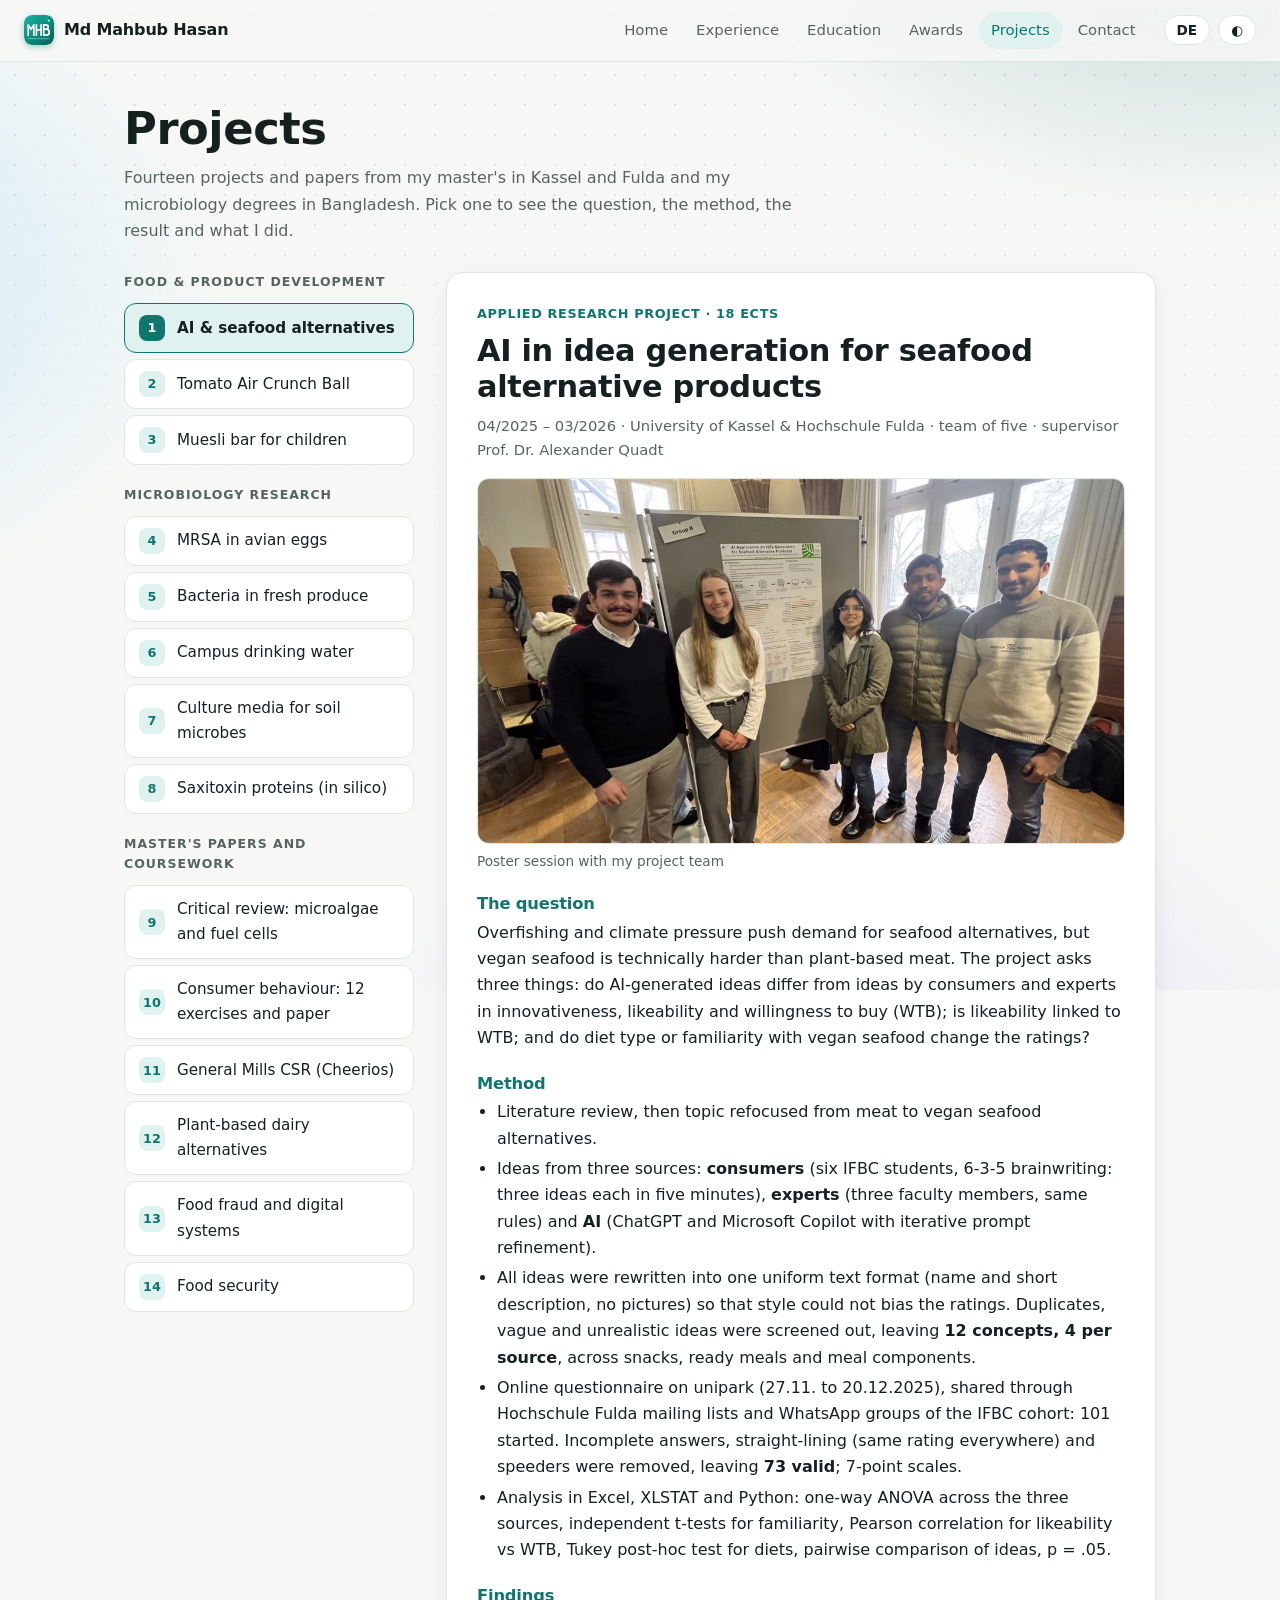
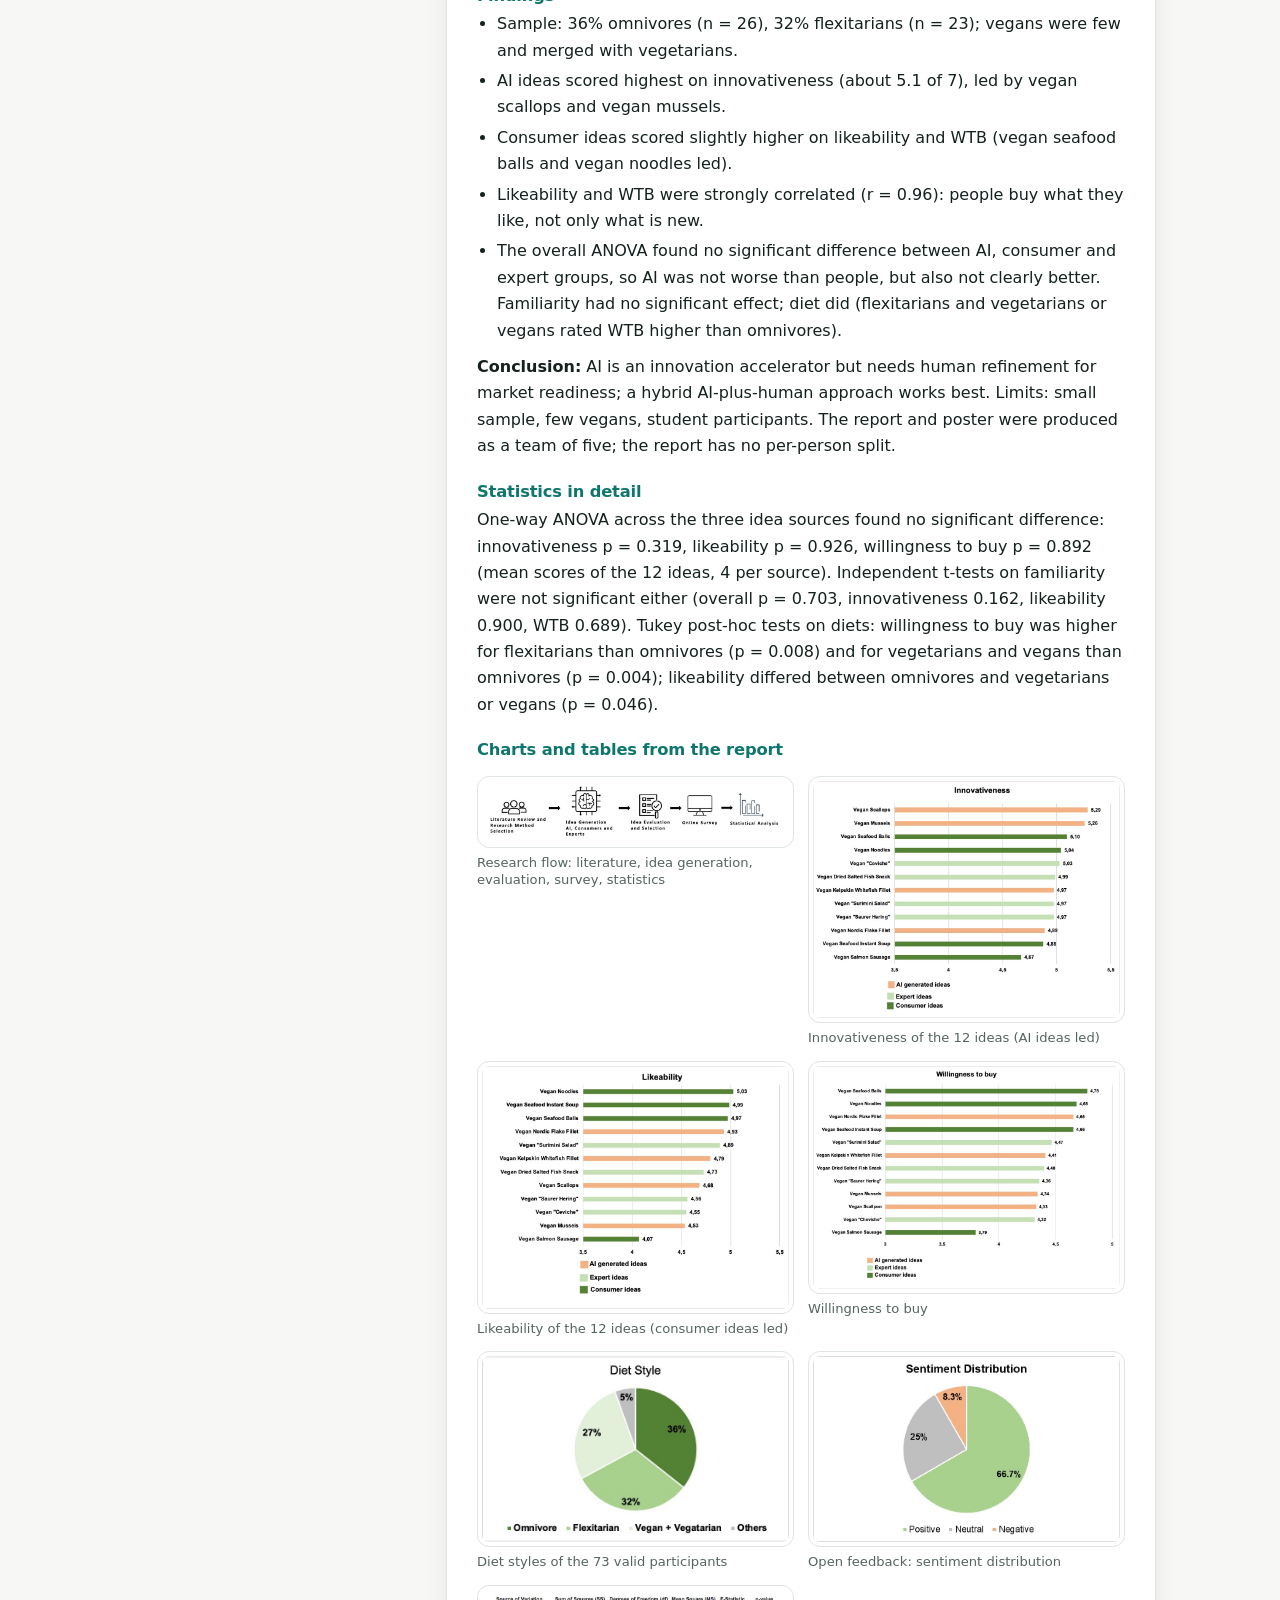
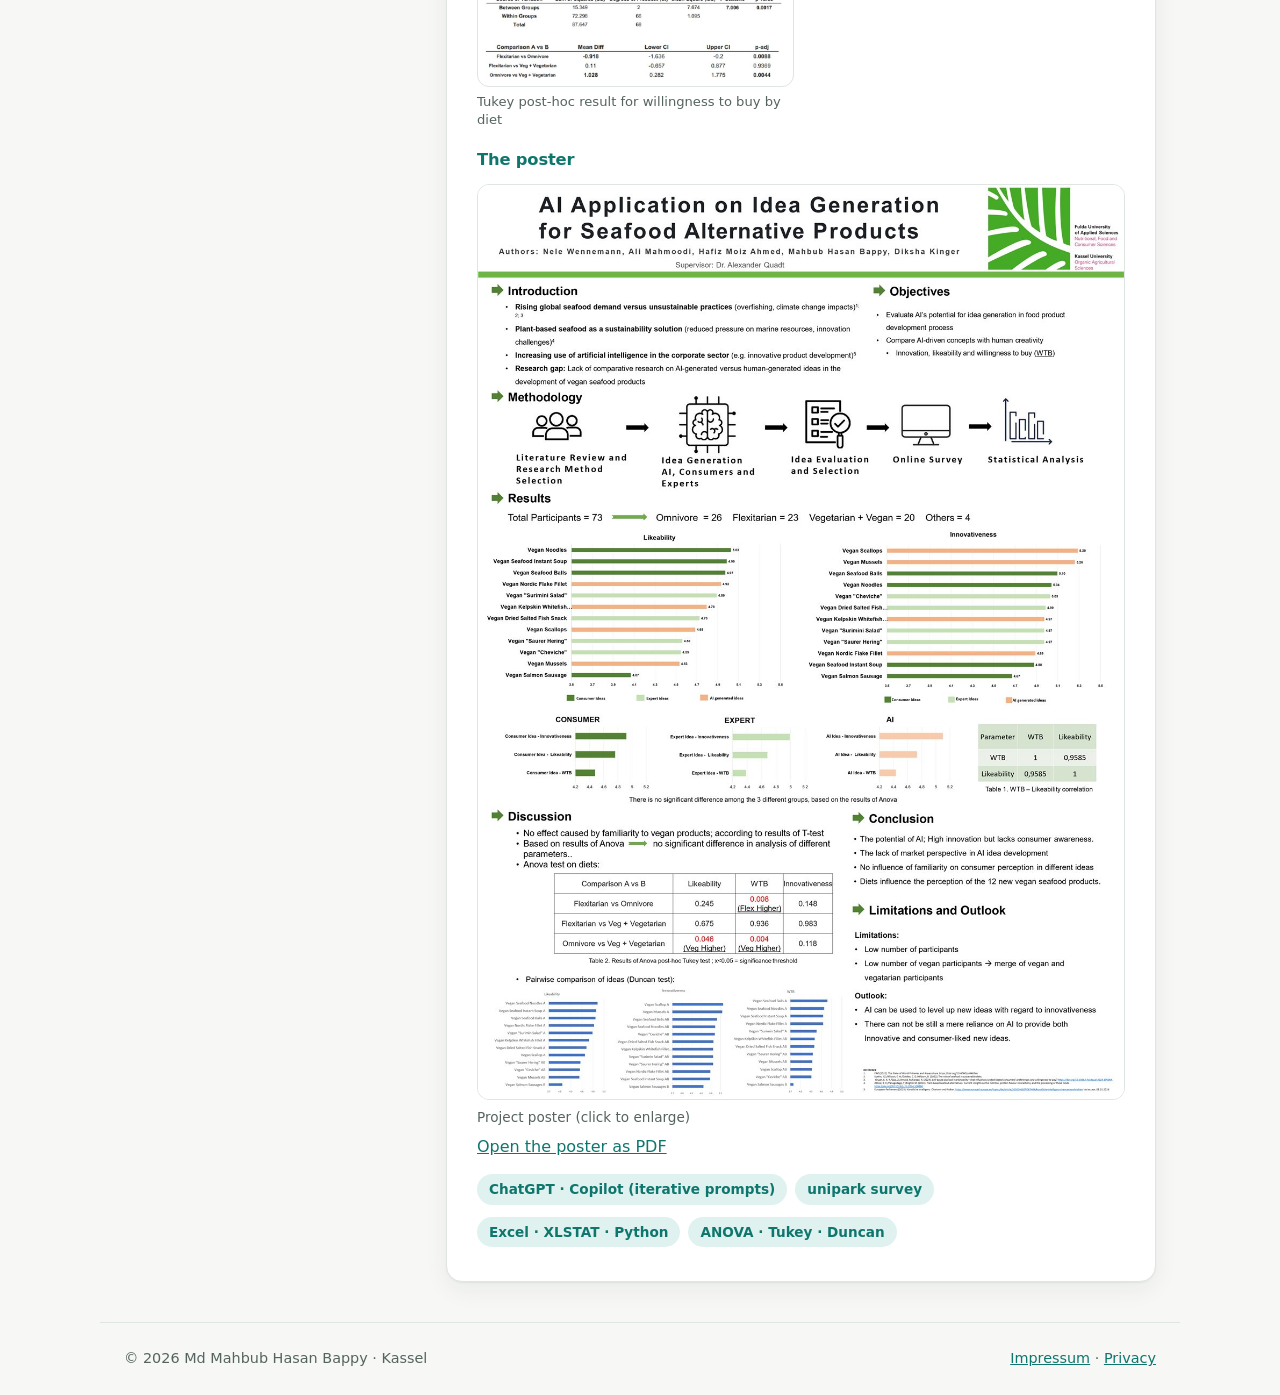
<file: projects.html>
<!doctype html>
<html lang="en">
<head>
<meta charset="utf-8">
<meta name="viewport" content="width=device-width, initial-scale=1">
<title>Projects | Md Mahbub Hasan Bappy</title>
<meta name="description" content="Research and product development projects by Md Mahbub Hasan Bappy: seafood alternatives and AI, tomato snack, muesli bar, MRSA, water, fruit and vegetable microbiology, soil culture media and in-silico saxitoxin proteins.">
<link rel="canonical" href="https://mdmahbubhasanbd.github.io/projects.html">
<link rel="icon" href="assets/favicon.svg" type="image/svg+xml">
<link rel="stylesheet" href="assets/style.css">
<script>
  (function () {
    try {
      var l = localStorage.getItem('lang') || ((navigator.language || '').slice(0, 2) === 'de' ? 'de' : 'en');
      document.documentElement.lang = l;
      var t = localStorage.getItem('theme');
      if (t) document.documentElement.setAttribute('data-theme', t);
    } catch (e) {}
  })();
</script>
</head>
<body>
<div class="progress" id="progress" aria-hidden="true"></div>
<header class="nav" id="top">
  <a class="brand" href="index.html" aria-label="Md Mahbub Hasan Bappy">
    <img class="logo" src="assets/logo.svg" width="30" height="30" alt="">
    <span class="brand-name">Md Mahbub Hasan</span>
  </a>
  <nav aria-label="Main">
    <a href="index.html"><span class="en">Home</span><span class="de">Start</span></a>
    <a href="index.html#experience"><span class="en">Experience</span><span class="de">Erfahrung</span></a>
    <a href="index.html#education"><span class="en">Education</span><span class="de">Ausbildung</span></a>
    <a href="index.html#awards"><span class="en">Awards</span><span class="de">Auszeichnungen</span></a>
    <a href="projects.html" class="active"><span class="en">Projects</span><span class="de">Projekte</span></a>
    <a href="index.html#contact"><span class="en">Contact</span><span class="de">Kontakt</span></a>
  </nav>
  <div class="tools">
    <button class="pill" id="langBtn" type="button" aria-label="Language"><span class="en">DE</span><span class="de">EN</span></button>
    <button class="pill" id="themeBtn" type="button" aria-label="Theme">◐</button>
  </div>
</header>

<main id="main" class="pmain">
  <div class="phead">
    <h1><span class="en">Projects</span><span class="de">Projekte</span></h1>
    <p class="en">Fourteen projects and papers from my master's in Kassel and Fulda and my microbiology degrees in Bangladesh. Pick one to see the question, the method, the result and what I did.</p>
    <p class="de">Vierzehn Projekte und Arbeiten aus meinem Master in Kassel und Fulda und meinen Mikrobiologie-Studiengängen in Bangladesch. Wählen Sie eines aus: Fragestellung, Methode, Ergebnis und was ich gemacht habe.</p>
  </div>

  <div class="playout">
    <div class="ptabs" role="tablist" aria-label="Projects">
      <p class="pgroup"><span class="en">Food &amp; product development</span><span class="de">Lebensmittel &amp; Produktentwicklung</span></p>
      <button role="tab" data-p="seafood-ai"><i>1</i><span><span class="en">AI &amp; seafood alternatives</span><span class="de">KI &amp; Fischalternativen</span></span></button>
      <button role="tab" data-p="tomato"><i>2</i><span>Tomato Air Crunch Ball</span></button>
      <button role="tab" data-p="muesli"><i>3</i><span><span class="en">Muesli bar for children</span><span class="de">Müsliriegel für Kinder</span></span></button>
      <p class="pgroup"><span class="en">Microbiology research</span><span class="de">Mikrobiologische Forschung</span></p>
      <button role="tab" data-p="mrsa"><i>4</i><span><span class="en">MRSA in avian eggs</span><span class="de">MRSA in Geflügeleiern</span></span></button>
      <button role="tab" data-p="fruits"><i>5</i><span><span class="en">Bacteria in fresh produce</span><span class="de">Bakterien in frischem Obst und Gemüse</span></span></button>
      <button role="tab" data-p="water"><i>6</i><span><span class="en">Campus drinking water</span><span class="de">Trinkwasser auf dem Campus</span></span></button>
      <button role="tab" data-p="soil"><i>7</i><span><span class="en">Culture media for soil microbes</span><span class="de">Nährmedien für Bodenmikroben</span></span></button>
      <button role="tab" data-p="saxitoxin"><i>8</i><span><span class="en">Saxitoxin proteins (in silico)</span><span class="de">Saxitoxin-Proteine (in silico)</span></span></button>
      <p class="pgroup"><span class="en">Master's papers and coursework</span><span class="de">Master: Arbeiten und Kursleistungen</span></p>
      <button role="tab" data-p="review"><i>9</i><span><span class="en">Critical review: microalgae and fuel cells</span><span class="de">Critical Review: Mikroalgen und Brennstoffzellen</span></span></button>
      <button role="tab" data-p="consumer"><i>10</i><span><span class="en">Consumer behaviour: 12 exercises and paper</span><span class="de">Konsumentenverhalten: 12 Übungen und Arbeit</span></span></button>
      <button role="tab" data-p="csr"><i>11</i><span><span class="en">General Mills CSR (Cheerios)</span><span class="de">General Mills CSR (Cheerios)</span></span></button>
      <button role="tab" data-p="dairy"><i>12</i><span><span class="en">Plant-based dairy alternatives</span><span class="de">Pflanzliche Milchalternativen</span></span></button>
      <button role="tab" data-p="fraud"><i>13</i><span><span class="en">Food fraud and digital systems</span><span class="de">Lebensmittelbetrug und digitale Systeme</span></span></button>
      <button role="tab" data-p="security"><i>14</i><span><span class="en">Food security</span><span class="de">Ernährungssicherheit</span></span></button>
    </div>

    <div class="ppanels">

      <!-- 1 -->
      <article class="ppanel" id="seafood-ai" role="tabpanel" hidden>
        <p class="tag">Applied Research Project · 18 ECTS</p>
        <h2><span class="en">AI in idea generation for seafood alternative products</span><span class="de">KI in der Ideenfindung für Fischalternativen</span></h2>
        <p class="meta">04/2025 – 03/2026 · University of Kassel &amp; Hochschule Fulda · <span class="en">team of five · supervisor Prof. Dr. Alexander Quadt</span><span class="de">Fünfer-Team · Betreuer Prof. Dr. Alexander Quadt</span></p>
        <button type="button" class="pimg wide" data-full="assets/img/projects/seafood-ai-poster.jpg"><img src="assets/img/projects/seafood-ai-poster.jpg" alt="Project team presenting the seafood AI poster" loading="lazy"><span class="en">Poster session with my project team</span><span class="de">Postersession mit meinem Projektteam</span></button>
        <h3><span class="en">The question</span><span class="de">Fragestellung</span></h3>
        <p class="en">Overfishing and climate pressure push demand for seafood alternatives, but vegan seafood is technically harder than plant-based meat. The project asks three things: do AI-generated ideas differ from ideas by consumers and experts in innovativeness, likeability and willingness to buy (WTB); is likeability linked to WTB; and do diet type or familiarity with vegan seafood change the ratings?</p>
        <p class="de">Überfischung und Klimadruck erhöhen die Nachfrage nach Fischalternativen, vegane Meeresfrüchte sind technisch aber schwieriger als pflanzliches Fleisch. Das Projekt fragt dreierlei: Unterscheiden sich KI-Ideen von Ideen von Verbrauchern und Experten bei Innovationsgrad, Beliebtheit und Kaufbereitschaft (WTB); hängt Beliebtheit mit WTB zusammen; und verändern Ernährungsform oder Vertrautheit mit veganen Meeresfrüchten die Bewertung?</p>
        <h3><span class="en">Method</span><span class="de">Methode</span></h3>
        <ul class="en"><li>Literature review, then topic refocused from meat to vegan seafood alternatives.</li><li>Ideas from three sources: <b>consumers</b> (six IFBC students, 6-3-5 brainwriting: three ideas each in five minutes), <b>experts</b> (three faculty members, same rules) and <b>AI</b> (ChatGPT and Microsoft Copilot with iterative prompt refinement).</li><li>All ideas were rewritten into one uniform text format (name and short description, no pictures) so that style could not bias the ratings. Duplicates, vague and unrealistic ideas were screened out, leaving <b>12 concepts, 4 per source</b>, across snacks, ready meals and meal components.</li><li>Online questionnaire on unipark (27.11. to 20.12.2025), shared through Hochschule Fulda mailing lists and WhatsApp groups of the IFBC cohort: 101 started. Incomplete answers, straight-lining (same rating everywhere) and speeders were removed, leaving <b>73 valid</b>; 7-point scales.</li><li>Analysis in Excel, XLSTAT and Python: one-way ANOVA across the three sources, independent t-tests for familiarity, Pearson correlation for likeability vs WTB, Tukey post-hoc test for diets, pairwise comparison of ideas, p = .05.</li></ul>
        <ul class="de"><li>Literaturrecherche, danach das Thema von Fleisch auf vegane Fischalternativen fokussiert.</li><li>Ideen aus drei Quellen: <b>Verbraucher</b> (sechs IFBC-Studierende, 6-3-5-Brainwriting: je drei Ideen in fünf Minuten), <b>Experten</b> (drei Lehrende, gleiche Regeln) und <b>KI</b> (ChatGPT und Microsoft Copilot mit iterativer Prompt-Verfeinerung).</li><li>Alle Ideen wurden in ein einheitliches Textformat gebracht (Name und Kurzbeschreibung, keine Bilder), damit der Stil die Bewertung nicht verzerrt. Dubletten, vage und unrealistische Ideen wurden aussortiert: <b>12 Konzepte, 4 je Quelle</b> aus Snacks, Fertiggerichten und Mahlzeitenkomponenten.</li><li>Online-Fragebogen auf unipark (27.11. bis 20.12.2025), verteilt über Hochschulverteiler der Hochschule Fulda und WhatsApp-Gruppen des IFBC-Jahrgangs: 101 gestartet. Unvollständige Antworten, Gleichantworten und zu schnelle Teilnehmende wurden entfernt, übrig blieben <b>73 gültige</b>; 7-stufige Skalen.</li><li>Auswertung in Excel, XLSTAT und Python: einfaktorielle ANOVA über die drei Quellen, t-Tests für Vertrautheit, Pearson-Korrelation für Beliebtheit und WTB, Tukey-Post-hoc-Test für Ernährungsformen, paarweiser Vergleich der Ideen, p = .05.</li></ul>
        <h3><span class="en">Findings</span><span class="de">Ergebnisse</span></h3>
        <ul class="en"><li>Sample: 36% omnivores (n = 26), 32% flexitarians (n = 23); vegans were few and merged with vegetarians.</li><li>AI ideas scored highest on innovativeness (about 5.1 of 7), led by vegan scallops and vegan mussels.</li><li>Consumer ideas scored slightly higher on likeability and WTB (vegan seafood balls and vegan noodles led).</li><li>Likeability and WTB were strongly correlated (r = 0.96): people buy what they like, not only what is new.</li><li>The overall ANOVA found no significant difference between AI, consumer and expert groups, so AI was not worse than people, but also not clearly better. Familiarity had no significant effect; diet did (flexitarians and vegetarians or vegans rated WTB higher than omnivores).</li></ul>
        <ul class="de"><li>Stichprobe: 36 % Allesesser (n = 26), 32 % Flexitarier (n = 23); Veganer waren wenige und wurden mit Vegetariern zusammengefasst.</li><li>KI-Ideen waren am innovativsten (rund 5,1 von 7), allen voran vegane Jakobsmuscheln und vegane Miesmuscheln.</li><li>Verbraucherideen waren etwas beliebter und kaufattraktiver (vegane Fischbällchen und vegane Nudeln vorn).</li><li>Beliebtheit und WTB korrelierten stark (r = 0,96): Menschen kaufen, was sie mögen, nicht nur, was neu ist.</li><li>Die ANOVA zeigte keinen signifikanten Unterschied zwischen KI-, Verbraucher- und Expertengruppe: KI war nicht schlechter als Menschen, aber auch nicht eindeutig besser. Vertrautheit hatte keinen signifikanten Einfluss, die Ernährungsform schon (Flexitarier sowie Vegetarier und Veganer zeigten höhere WTB als Allesesser).</li></ul>
        <p class="en"><b>Conclusion:</b> AI is an innovation accelerator but needs human refinement for market readiness; a hybrid AI-plus-human approach works best. Limits: small sample, few vegans, student participants. The report and poster were produced as a team of five; the report has no per-person split.</p>
        <p class="de"><b>Fazit:</b> KI beschleunigt Innovation, braucht aber menschliche Verfeinerung für die Marktreife; ein hybrider Ansatz aus KI und Mensch ist am besten. Grenzen: kleine Stichprobe, wenige Veganer, studentische Teilnehmende. Bericht und Poster entstanden im Fünfer-Team, der Bericht nennt keine Aufteilung nach Personen.</p>
<h3><span class="en">Statistics in detail</span><span class="de">Statistik im Detail</span></h3>
        <p class="en">One-way ANOVA across the three idea sources found no significant difference: innovativeness p = 0.319, likeability p = 0.926, willingness to buy p = 0.892 (mean scores of the 12 ideas, 4 per source). Independent t-tests on familiarity were not significant either (overall p = 0.703, innovativeness 0.162, likeability 0.900, WTB 0.689). Tukey post-hoc tests on diets: willingness to buy was higher for flexitarians than omnivores (p = 0.008) and for vegetarians and vegans than omnivores (p = 0.004); likeability differed between omnivores and vegetarians or vegans (p = 0.046).</p>
          <p class="de">Die einfaktorielle ANOVA über die drei Ideenquellen zeigte keinen signifikanten Unterschied: Innovationsgrad p = 0,319, Beliebtheit p = 0,926, Kaufbereitschaft p = 0,892 (Mittelwerte der 12 Ideen, 4 je Quelle). Auch die t-Tests zur Vertrautheit waren nicht signifikant (gesamt p = 0,703, Innovationsgrad 0,162, Beliebtheit 0,900, WTB 0,689). Tukey-Post-hoc-Tests zu den Ernährungsformen: Die Kaufbereitschaft war bei Flexitariern höher als bei Allesessern (p = 0,008) und bei Vegetariern und Veganern höher als bei Allesessern (p = 0,004); bei der Beliebtheit unterschieden sich Allesesser und Vegetarier/Veganer (p = 0,046).</p>
        <h3><span class="en">Charts and tables from the report</span><span class="de">Diagramme und Tabellen aus dem Bericht</span></h3>
        <div class="pgal fig">
          <button type="button" class="pimg" data-full="assets/img/projects/seafood-method-flow.jpg"><img src="assets/img/projects/seafood-method-flow.jpg" alt="Research method flow from literature review to statistical analysis" loading="lazy"><span class="en">Research flow: literature, idea generation, evaluation, survey, statistics</span><span class="de">Ablauf: Literatur, Ideenfindung, Bewertung, Umfrage, Statistik</span></button>
          <button type="button" class="pimg" data-full="assets/img/projects/seafood-innovativeness.jpg"><img src="assets/img/projects/seafood-innovativeness.jpg" alt="Bar chart of innovativeness scores of the 12 vegan seafood ideas" loading="lazy"><span class="en">Innovativeness of the 12 ideas (AI ideas led)</span><span class="de">Innovationsgrad der 12 Ideen (KI-Ideen vorn)</span></button>
          <button type="button" class="pimg" data-full="assets/img/projects/seafood-likeability.jpg"><img src="assets/img/projects/seafood-likeability.jpg" alt="Bar chart of likeability scores of the 12 ideas" loading="lazy"><span class="en">Likeability of the 12 ideas (consumer ideas led)</span><span class="de">Beliebtheit der 12 Ideen (Verbraucherideen vorn)</span></button>
          <button type="button" class="pimg" data-full="assets/img/projects/seafood-wtb.jpg"><img src="assets/img/projects/seafood-wtb.jpg" alt="Bar chart of willingness to buy for the 12 ideas" loading="lazy"><span class="en">Willingness to buy</span><span class="de">Kaufbereitschaft</span></button>
          <button type="button" class="pimg" data-full="assets/img/projects/seafood-diets.jpg"><img src="assets/img/projects/seafood-diets.jpg" alt="Pie chart of diet styles of the 73 participants" loading="lazy"><span class="en">Diet styles of the 73 valid participants</span><span class="de">Ernährungsformen der 73 gültigen Teilnehmenden</span></button>
          <button type="button" class="pimg" data-full="assets/img/projects/seafood-feedback.jpg"><img src="assets/img/projects/seafood-feedback.jpg" alt="Pie chart of the sentiment of open feedback comments" loading="lazy"><span class="en">Open feedback: sentiment distribution</span><span class="de">Offenes Feedback: Stimmungsverteilung</span></button>
          <button type="button" class="pimg" data-full="assets/img/projects/seafood-tukey-wtb.jpg"><img src="assets/img/projects/seafood-tukey-wtb.jpg" alt="Tukey post-hoc test results for willingness to buy by diet" loading="lazy"><span class="en">Tukey post-hoc result for willingness to buy by diet</span><span class="de">Tukey-Post-hoc-Ergebnis zur Kaufbereitschaft nach Ernährungsform</span></button>
        </div>
        <h3><span class="en">The poster</span><span class="de">Das Poster</span></h3>
        <button type="button" class="pimg wide" data-full="assets/img/projects/seafood-poster.jpg"><img src="assets/img/projects/seafood-poster.jpg" alt="Scientific poster: AI Application on Idea Generation for Seafood Alternative Products" loading="lazy"><span class="en">Project poster (click to enlarge)</span><span class="de">Projektposter (zum Vergrößern anklicken)</span></button>
        <p class="en"><a href="assets/Poster_AI_Seafood_Alternatives.pdf" target="_blank" rel="noopener">Open the poster as PDF</a></p>
        <p class="de"><a href="assets/Poster_AI_Seafood_Alternatives.pdf" target="_blank" rel="noopener">Poster als PDF öffnen</a></p>
        <ul class="chips"><li>ChatGPT · Copilot (iterative prompts)</li><li>unipark survey</li><li>Excel · XLSTAT · Python</li><li>ANOVA · Tukey · Duncan</li></ul>
      </article>

      <!-- 2 -->
      <article class="ppanel" id="tomato" role="tabpanel" hidden>
        <p class="tag">Innovative Product Development</p>
        <h2>Tomato Air Crunch Ball</h2>
        <p class="meta">10/2025 – 03/2026 · Hochschule Fulda · <span class="en">with the farm shop Antonius, Fulda · team of three</span><span class="de">mit dem Hofladen Antonius, Fulda · Dreier-Team</span></p>
        <h3><span class="en">The idea</span><span class="de">Die Idee</span></h3>
        <p class="en">My own idea from a 3-3-3 brainwriting round: a fried chickpea-based snack ball with tomato powder. It was picked after feedback from the Antonius team and a class vote among three shortlisted concepts.</p>
        <p class="de">Meine eigene Idee aus einer 3-3-3-Brainwriting-Runde: ein frittierter Snackball auf Kichererbsenbasis mit Tomatenpulver. Sie wurde nach dem Feedback des Antonius-Teams und einer Abstimmung unter drei Konzepten ausgewählt.</p>
        <h3><span class="en">What we built</span><span class="de">Was entstanden ist</span></h3>
        <ul class="en"><li>Trend focus "glocal": local Antonius tomatoes with Asian umami inspiration, a plant-based alternative to tomato puff snacks for flexitarians and vegans.</li><li>Prototype with 6.6% tomato powder, made in the lab from tomato pieces dried at 80 °C for 4 hours. The first plan of 30 to 40% tomato failed (moisture, weak structure, too sour), so chickpea flour, potato starch and egg were balanced for binding.</li><li>Process: weigh and mix, dough, shape spheres of about 12 g, deep-fry at 160 °C for 4 to 5 minutes (about 8 g after frying), cool, coat with tomato powder. Frying beat baking; hotter frying burned the surface before the inside was cooked.</li><li>Nutrition per 32 g serving (four balls, PRODI): 68 kcal, 3.1 g protein, 2.2 g fibre; per 100 g 212 kcal, 9.76 g protein, 6.72 g fibre; PRODI score B; allergens egg and legumes.</li></ul>
        <ul class="de"><li>Trendfokus „glocal“: regionale Antonius-Tomaten mit asiatischer Umami-Inspiration, pflanzliche Alternative zu Tomaten-Puffsnacks für Flexitarier und Veganer.</li><li>Prototyp mit 6,6 % Tomatenpulver, im Labor aus bei 80 °C vier Stunden getrockneten Tomatenstücken hergestellt. Der erste Plan mit 30 bis 40 % Tomate scheiterte (Feuchtigkeit, schwache Struktur, zu sauer); deshalb wurden Kichererbsenmehl, Kartoffelstärke und Ei zur Bindung ausbalanciert.</li><li>Prozess: einwiegen und mischen, Teig, Kugeln von etwa 12 g formen, bei 160 °C 4 bis 5 Minuten frittieren (etwa 8 g nach dem Frittieren), abkühlen, mit Tomatenpulver überziehen. Frittieren war besser als Backen; höhere Temperaturen verbrannten die Oberfläche, bevor das Innere gar war.</li><li>Nährwerte je 32 g Portion (vier Kugeln, PRODI): 68 kcal, 3,1 g Eiweiß, 2,2 g Ballaststoffe; je 100 g 212 kcal, 9,76 g Eiweiß, 6,72 g Ballaststoffe; PRODI-Score B; Allergene Ei und Hülsenfrüchte.</li></ul>
        <h3><span class="en">My part</span><span class="de">Mein Beitrag</span></h3>
        <p class="en">The report names an author for each chapter. I wrote <b>chapter 3, results and discussion</b>: product classification (fried, pulse-based savoury snack), process flow with <b>frying as critical control point</b> (technological control only, no formal HACCP validation), nutrition calculation, hedonic test, just-about-right penalty analysis, strengths and weaknesses, viability. Fuadul Islam wrote the introduction and the conclusion, Mahmudur Rahman the methodology.</p>
        <p class="de">Der Bericht nennt für jedes Kapitel eine Autorin oder einen Autor. Ich habe <b>Kapitel 3, Ergebnisse und Diskussion</b>, geschrieben: Produktklassifikation (frittierter, hülsenfruchtbasierter herzhafter Snack), Prozessfluss mit <b>Frittieren als kritischem Kontrollpunkt</b> (nur technologische Kontrolle, keine formale HACCP-Validierung), Nährwertberechnung, hedonischer Test, Just-about-right-Penalty-Analyse, Stärken und Schwächen, Machbarkeit. Fuadul Islam schrieb Einleitung und Fazit, Mahmudur Rahman die Methodik.</p>
<h3><span class="en">Consumer test</span><span class="de">Verbrauchertest</span></h3>
        <p class="en">24 recruited, 20 valid responses. Overall liking 4.45 of 7 (appearance 4.60, aroma 4.65, taste 4.25, texture 4.20). Penalty analysis: crunchiness (55% too low) and tomato flavour (50% too low) had significant effects on liking. Purchase intention: 40% positive, 40% negative. Next steps: more crunch (moisture, protein-to-starch ratio, frying), more tomato powder, oil management, larger test.</p>
        <p class="de">24 rekrutiert, 20 gültige Antworten. Gesamtgefallen 4,45 von 7 (Aussehen 4,60, Aroma 4,65, Geschmack 4,25, Textur 4,20). Penalty-Analyse: Knusprigkeit (55 % zu gering) und Tomatenaroma (50 % zu gering) wirkten signifikant auf das Gefallen. Kaufabsicht: 40 % positiv, 40 % negativ. Nächste Schritte: mehr Knusprigkeit (Feuchtigkeit, Protein-Stärke-Verhältnis, Frittieren), mehr Tomatenpulver, Ölmanagement, größerer Test.</p>
        <h3><span class="en">In the kitchen</span><span class="de">In der Lehrküche</span></h3>
        <div class="pgal fig">
          <button type="button" class="pimg" data-full="assets/img/projects/tomato-team-plates.jpg"><img src="assets/img/projects/tomato-team-plates.jpg" alt="Team A with plates of tomato air crunch balls ready for the consumer test" loading="lazy"><span class="en">Team A with the plated samples for the consumer test</span><span class="de">Team A mit den angerichteten Proben für den Verbrauchertest</span></button>
          <button type="button" class="pimg" data-full="assets/img/projects/tomato-prep-bench.jpg"><img src="assets/img/projects/tomato-prep-bench.jpg" alt="Preparing ingredients at the bench with notes" loading="lazy"><span class="en">Weighing and preparing ingredients</span><span class="de">Zutaten einwiegen und vorbereiten</span></button>
          <button type="button" class="pimg" data-full="assets/img/projects/tomato-cooking.jpg"><img src="assets/img/projects/tomato-cooking.jpg" alt="Frying the tomato balls on a hob" loading="lazy"><span class="en">Frying the balls (160 °C)</span><span class="de">Frittieren der Bällchen (160 °C)</span></button>
          <button type="button" class="pimg" data-full="assets/img/projects/tomato-product-plates.jpg"><img src="assets/img/projects/tomato-product-plates.jpg" alt="Plates with two tomato air crunch balls each" loading="lazy"><span class="en">Two balls per plate for the tasting</span><span class="de">Je zwei Bällchen pro Teller für die Verkostung</span></button>
        </div>
        <h3><span class="en">Slides and results</span><span class="de">Folien und Ergebnisse</span></h3>
        <div class="pgal fig">
          <button type="button" class="pimg" data-full="assets/img/projects/tomato-slide-development.jpg"><img src="assets/img/projects/tomato-slide-development.jpg" alt="Slide: five development steps from prototype to optimised crunch and flavour" loading="lazy"><span class="en">Development process in five steps</span><span class="de">Entwicklungsprozess in fünf Schritten</span></button>
          <button type="button" class="pimg" data-full="assets/img/projects/tomato-slide-nutrition.jpg"><img src="assets/img/projects/tomato-slide-nutrition.jpg" alt="Slide: nutritional values and PRODI score" loading="lazy"><span class="en">Nutrition and PRODI score B</span><span class="de">Nährwerte und PRODI-Score B</span></button>
          <button type="button" class="pimg" data-full="assets/img/projects/tomato-slide-hedonic.jpg"><img src="assets/img/projects/tomato-slide-hedonic.jpg" alt="Slide: hedonic scores for appearance, aroma, taste and texture" loading="lazy"><span class="en">Hedonic scores (n = 20)</span><span class="de">Hedonische Bewertung (n = 20)</span></button>
          <button type="button" class="pimg" data-full="assets/img/projects/tomato-slide-purchase.jpg"><img src="assets/img/projects/tomato-slide-purchase.jpg" alt="Slide: overall liking and purchase intention" loading="lazy"><span class="en">Overall liking and purchase intention</span><span class="de">Gesamtgefallen und Kaufabsicht</span></button>
          <button type="button" class="pimg" data-full="assets/img/projects/tomato-slide-penalty-table.jpg"><img src="assets/img/projects/tomato-slide-penalty-table.jpg" alt="Slide: just-about-right penalty analysis table" loading="lazy"><span class="en">Penalty analysis table (JAR)</span><span class="de">Penalty-Tabelle (JAR)</span></button>
          <button type="button" class="pimg" data-full="assets/img/projects/tomato-slide-penalty-chart.jpg"><img src="assets/img/projects/tomato-slide-penalty-chart.jpg" alt="Slide: mean drop in liking per attribute" loading="lazy"><span class="en">Mean drop in liking per attribute</span><span class="de">Mittlerer Gefallensabfall je Eigenschaft</span></button>
          <button type="button" class="pimg" data-full="assets/img/projects/tomato-slide-reflection.jpg"><img src="assets/img/projects/tomato-slide-reflection.jpg" alt="Slide: reflection on puffing control, moisture and flavour" loading="lazy"><span class="en">Reflection: what to improve</span><span class="de">Reflexion: was verbessert werden muss</span></button>
        </div>
        <ul class="chips"><li>PRODI</li><li>RedJade (data collection)</li><li>Excel · SPSS (statistics)</li><li>Penalty analysis</li><li>7-point hedonic · 5-point JAR</li></ul>
      </article>

      <!-- 3 -->
      <article class="ppanel" id="muesli" role="tabpanel" hidden>
        <p class="tag">Food Product Development</p>
        <h2><span class="en">Muesli bar for children</span><span class="de">Müsliriegel für Kinder</span></h2>
        <p class="meta">2025 · Hochschule Fulda · <span class="en">with Antonius Hof Fulda (organic farm with café and shop) · team of four · presented 28.07.2025</span><span class="de">mit dem Antonius Hof Fulda (Biohof mit Café und Laden) · Vierer-Team · präsentiert am 28.07.2025</span></p>
        <button type="button" class="pimg wide" data-full="assets/img/team-fulda.jpg"><img src="assets/img/team-fulda.jpg" alt="Project team in the teaching kitchen" loading="lazy"><span class="en">With my team in the teaching kitchen</span><span class="de">Mit meinem Team in der Lehrküche</span></button>
        <h3><span class="en">The brief</span><span class="de">Aufgabe</span></h3>
        <p class="en">Develop an integrated concept and product based on oatmeal, starting from a basic muesli recipe (oats, flaxseed, honey, sunflower oil and seeds, cinnamon, baked 25–30 minutes at 160 °C), with the chance to become a real product for the farm.</p>
        <p class="de">Ein integriertes Konzept und Produkt auf Haferflockenbasis entwickeln, ausgehend von einem Basis-Müslirezept (Haferflocken, Leinsamen, Honig, Sonnenblumenöl und -kerne, Zimt, 25–30 Minuten bei 160 °C gebacken), mit der Chance, ein echtes Produkt des Hofs zu werden.</p>
        <h3><span class="en">Process</span><span class="de">Vorgehen</span></h3>
        <ul class="en"><li>Idea generation as a "4-3-3" brainwriting (four members, three ideas each): 12 ideas, top 5 by group rating, final concept voted by about 30 classmates. First concept: "Fun-Shaped Kids Muesli Milk Magic Shapes"; it became a bar because shapes were not feasible.</li><li>Target group: children aged 5 to 10, secondary parents wanting a healthy, convenient option. Eaten dry or with milk.</li><li>Lab work: the farm's baseline recipe was baked first, then fruit and nut combinations (apple chips, raspberry, blueberry, strawberry, walnuts) were tested. Final: organic oats, sunflower seeds, walnuts, apple chips, freeze-dried raspberries and honey, baked 15 minutes at 160 °C in rectangular moulds, raspberry-powder coating for colour and flavour.</li><li>Nutrition and allergens in PRODI (oats and walnuts); label plan with all mandatory elements and an organic logo.</li></ul>
        <ul class="de"><li>Ideenfindung als „4-3-3“-Brainwriting (vier Mitglieder, je drei Ideen): 12 Ideen, Top 5 nach Gruppenbewertung, finales Konzept von rund 30 Kommilitonen gewählt. Erstes Konzept: „Fun-Shaped Kids Muesli Milk Magic Shapes“; es wurde ein Riegel, weil Formen nicht umsetzbar waren.</li><li>Zielgruppe: Kinder von 5 bis 10 Jahren, zweitens Eltern, die eine gesunde, praktische Option suchen. Trocken oder mit Milch.</li><li>Laborarbeit: zuerst das Basisrezept des Hofs gebacken, dann Obst- und Nusskombinationen getestet (Apfelchips, Himbeere, Heidelbeere, Erdbeere, Walnüsse). Final: Bio-Haferflocken, Sonnenblumenkerne, Walnüsse, Apfelchips, gefriergetrocknete Himbeeren und Honig, 15 Minuten bei 160 °C in rechteckigen Formen gebacken, Himbeerpulver-Überzug für Farbe und Geschmack.</li><li>Nährwerte und Allergene in PRODI (Hafer und Walnüsse); Etikettenplan mit allen Pflichtangaben und Bio-Logo.</li></ul>
        <h3><span class="en">Consumer test and findings</span><span class="de">Verbrauchertest und Ergebnisse</span></h3>
        <ul class="en"><li>25 participants imagined being parents of a child aged 5 to 10, tasting in two steps (dry, then with milk) and rating on a 9-point hedonic scale and a 5-point just-about-right scale, plus appeal, label preference and price.</li><li>61% of parents were interested in the concept; 68% were willing to pay between €4.10 and €5.50, so price was not a barrier.</li><li>Shape and colour were liked most; taste and mouthfeel least.</li><li>Penalty analysis: too little crunchiness cost the most liking (mean drop 3.79, p = 0.01), too little sweetness also mattered (1.9, p = 0.044). Other penalties were not significant.</li><li>Outlook: improve crunch and sweetness balance, test shape with its own JAR item, try other shapes and flavours.</li></ul>
        <ul class="de"><li>25 Teilnehmende stellten sich vor, Eltern eines Kindes von 5 bis 10 Jahren zu sein, probierten in zwei Schritten (trocken, dann mit Milch) und bewerteten auf einer 9-stufigen hedonischen und einer 5-stufigen Just-about-right-Skala sowie Attraktivität, Etikettenpräferenz und Preis.</li><li>61 % der Eltern waren am Konzept interessiert; 68 % würden zwischen 4,10 und 5,50 € zahlen, der Preis war also keine Hürde.</li><li>Form und Farbe gefielen am besten, Geschmack und Mundgefühl am wenigsten.</li><li>Penalty-Analyse: zu wenig Knusprigkeit kostete am meisten Gefallen (mittlerer Abfall 3,79, p = 0,01), auch zu wenig Süße (1,9, p = 0,044). Andere Penalties waren nicht signifikant.</li><li>Ausblick: Knusprigkeit und Süße ausbalancieren, die Form mit eigenem JAR-Item testen, weitere Formen und Geschmacksrichtungen.</li></ul>
<div class="pgal">
          <button type="button" class="pimg" data-full="assets/img/bar-tray.jpg"><img src="assets/img/bar-tray.jpg" alt="Bars with berries in a baking mould" loading="lazy"></button>
          <button type="button" class="pimg" data-full="assets/img/bar-sensory.jpg"><img src="assets/img/bar-sensory.jpg" alt="Sensory test plates" loading="lazy"></button>
          <button type="button" class="pimg" data-full="assets/img/bar-plate.jpg"><img src="assets/img/bar-plate.jpg" alt="Finished raspberry bar" loading="lazy"></button>
          <button type="button" class="pimg" data-full="assets/img/bar-milk.jpg"><img src="assets/img/bar-milk.jpg" alt="Muesli with milk and raspberry powder" loading="lazy"></button>
        </div>
        <ul class="chips"><li>PRODI</li><li>Sensory evaluation</li><li>Labelling</li><li>Allergens</li></ul>
      </article>

      <!-- 4 -->
      <article class="ppanel" id="mrsa" role="tabpanel" hidden>
        <p class="tag">M.Sc. Microbiology · MBPG 1108 · NSTU</p>
        <h2><span class="en">MRSA in eggs of avian species</span><span class="de">MRSA in Eiern von Geflügelarten</span></h2>
        <p class="meta"><span class="en">Project submitted 15.09.2023 · supervisor Mahin Reza · done in the NSTU microbiology laboratory and the QC laboratory of a medical-device manufacturer</span><span class="de">Projekt eingereicht am 15.09.2023 · Betreuung: Mahin Reza · durchgeführt im Mikrobiologie-Labor der NSTU und im QC-Labor eines Medizinprodukte-Herstellers</span></p>
        <h3><span class="en">The question</span><span class="de">Fragestellung</span></h3>
        <p class="en">Eggs are a cheap, nutritious food, but shells and contents can carry <i>Staphylococcus aureus</i>, and methicillin-resistant strains (MRSA) are a public-health concern. How common are <i>S. aureus</i> and methicillin resistance in duck, quail and poultry-farm eggs sold in local markets?</p>
        <p class="de">Eier sind ein günstiges, nährstoffreiches Lebensmittel, doch Schale und Inhalt können <i>Staphylococcus aureus</i> tragen, und methicillinresistente Stämme (MRSA) sind ein Gesundheitsrisiko. Wie häufig sind <i>S. aureus</i> und Methicillinresistenz in Enten-, Wachtel- und Geflügelfarm-Eiern von lokalen Märkten?</p>
        <h3><span class="en">Method</span><span class="de">Methode</span></h3>
        <ul class="en"><li>50 samples, 100 eggs (two per sample): 10 duck, 20 quail and 20 poultry-farm samples from local markets (Mograpara, Narayanganj).</li><li>Shell rinsed in phosphate-buffered saline; egg content taken aseptically after cleaning, 70% alcohol and flaming.</li><li>Enrichment in Staphylococci broth (20 h, 35 °C), then streaking on Baird-Parker agar (24 h, 37 °C); Gram stain and colony morphology.</li><li>Methicillin susceptibility by disk diffusion on Mueller-Hinton agar (CLSI guidance).</li></ul>
        <ul class="de"><li>50 Proben, 100 Eier (zwei je Probe): 10 Enten-, 20 Wachtel- und 20 Geflügelfarm-Proben von lokalen Märkten (Mograpara, Narayanganj).</li><li>Schale in phosphatgepufferter Kochsalzlösung gespült; Eiinhalt nach Reinigung, 70 % Alkohol und Abflammen aseptisch entnommen.</li><li>Anreicherung in Staphylococci-Bouillon (20 h, 35 °C), danach Ausstrich auf Baird-Parker-Agar (24 h, 37 °C); Gram-Färbung und Koloniemorphologie.</li><li>Methicillin-Empfindlichkeit per Agardiffusionstest auf Mueller-Hinton-Agar (CLSI-Vorgaben).</li></ul>
        <h3><span class="en">Findings</span><span class="de">Ergebnisse</span></h3>
        <ul class="en"><li><i>S. aureus</i> on shells: 50% duck, 60% quail, 80% poultry-farm eggs. In contents: 70%, 75% and 85%.</li><li>Poultry-farm eggs were most contaminated, duck eggs least; contents were contaminated more often than shells.</li><li>Disk diffusion: 13 resistant, 16 intermediate and 21 susceptible isolates.</li></ul>
        <ul class="de"><li><i>S. aureus</i> auf Schalen: 50 % Enten-, 60 % Wachtel-, 80 % Geflügelfarm-Eier. Im Inhalt: 70 %, 75 % und 85 %.</li><li>Geflügelfarm-Eier waren am stärksten belastet, Enteneier am wenigsten; der Inhalt war häufiger belastet als die Schale.</li><li>Agardiffusion: 13 resistente, 16 intermediäre und 21 empfindliche Isolate.</li></ul>
        <p class="en"><b>Reading the result:</b> the project shows methicillin-resistant phenotypes. Modern practice would confirm MRSA with a cefoxitin disk and <i>mecA</i> PCR; that step was outside this project.</p>
        <p class="de"><b>Einordnung:</b> Das Projekt zeigt methicillinresistente Phänotypen. Heute würde man MRSA mit Cefoxitin-Scheibe und <i>mecA</i>-PCR bestätigen; dieser Schritt gehörte nicht zum Projekt.</p>
        <h3><span class="en">Laboratory work and results</span><span class="de">Laborarbeit und Ergebnisse</span></h3>
        <div class="pgal fig">
          <button type="button" class="pimg" data-full="assets/img/projects/mrsa-eggs-market.jpg"><img src="assets/img/projects/mrsa-eggs-market.jpg" alt="Duck, quail and hen eggs on sale at a local market" loading="lazy"><span class="en">Eggs bought at local markets</span><span class="de">Auf lokalen Märkten gekaufte Eier</span></button>
          <button type="button" class="pimg" data-full="assets/img/projects/mrsa-enrichment-broth.jpg"><img src="assets/img/projects/mrsa-enrichment-broth.jpg" alt="Enrichment broth in a tube held in a gloved hand" loading="lazy"><span class="en">Enrichment in Staphylococci broth</span><span class="de">Anreicherung in Staphylococci-Bouillon</span></button>
          <button type="button" class="pimg" data-full="assets/img/projects/mrsa-baird-parker.jpg"><img src="assets/img/projects/mrsa-baird-parker.jpg" alt="Baird-Parker agar plate with black colonies" loading="lazy"><span class="en">Streaked on Baird-Parker agar</span><span class="de">Ausstrich auf Baird-Parker-Agar</span></button>
          <button type="button" class="pimg" data-full="assets/img/projects/mrsa-colonies.jpg"><img src="assets/img/projects/mrsa-colonies.jpg" alt="Black colonies of Staphylococcus aureus with clear zones on agar" loading="lazy"><span class="en">Colonies with the typical black look</span><span class="de">Kolonien mit typischem schwarzem Aussehen</span></button>
          <button type="button" class="pimg" data-full="assets/img/projects/mrsa-gram-stain.jpg"><img src="assets/img/projects/mrsa-gram-stain.jpg" alt="Gram stain showing purple cocci in clusters" loading="lazy"><span class="en">Gram stain: Gram-positive cocci</span><span class="de">Gram-Färbung: grampositive Kokken</span></button>
          <button type="button" class="pimg" data-full="assets/img/projects/mrsa-bench-work.jpg"><img src="assets/img/projects/mrsa-bench-work.jpg" alt="Pipetting a bacterial suspension in a safety cabinet" loading="lazy"><span class="en">Preparing the suspension for disk diffusion</span><span class="de">Suspension für den Agardiffusionstest vorbereiten</span></button>
          <button type="button" class="pimg" data-full="assets/img/projects/mrsa-mueller-hinton.jpg"><img src="assets/img/projects/mrsa-mueller-hinton.jpg" alt="Mueller-Hinton agar plate with a methicillin disk" loading="lazy"><span class="en">Methicillin disk on Mueller-Hinton agar</span><span class="de">Methicillin-Scheibe auf Mueller-Hinton-Agar</span></button>
        </div>
        <h3><span class="en">Result tables</span><span class="de">Ergebnistabellen</span></h3>
        <table class="mini"><thead><tr><th><span class="en">Sample type</span><span class="de">Probenart</span></th><th>n</th><th><span class="en">Shell positive</span><span class="de">Schale positiv</span></th><th><span class="en">Content positive</span><span class="de">Inhalt positiv</span></th></tr></thead><tbody><tr><td><span class="en">Duck</span><span class="de">Ente</span></td><td>10</td><td>5 (50%)</td><td>7 (70%)</td></tr><tr><td><span class="en">Quail</span><span class="de">Wachtel</span></td><td>20</td><td>12 (60%)</td><td>15 (75%)</td></tr><tr><td><span class="en">Poultry farm</span><span class="de">Geflügelfarm</span></td><td>20</td><td>16 (80%)</td><td>17 (85%)</td></tr></tbody></table>
        <p class="en">Methicillin disk diffusion: 13 resistant (8 poultry-farm, 3 quail, 2 duck), 16 intermediate, 21 susceptible. Colonies were Gram-positive cocci (six colonies stained, all purple).</p>
        <p class="de">Methicillin-Agardiffusion: 13 resistente (8 Geflügelfarm, 3 Wachtel, 2 Ente), 16 intermediäre, 21 empfindliche Isolate. Die Kolonien waren grampositive Kokken (sechs gefärbte Kolonien, alle violett).</p>
        <ul class="chips"><li>Baird-Parker agar</li><li>Gram staining</li><li>Disk diffusion</li><li>CLSI</li><li>Food safety</li></ul>
      </article>

<!-- 5 -->
      <article class="ppanel" id="fruits" role="tabpanel" hidden>
        <p class="tag">B.Sc. (Hons) Project · MBG 4212</p>
        <h2><span class="en">Pathogenic bacteria in minimally processed fresh fruits and vegetables</span><span class="de">Pathogene Bakterien in minimal verarbeitetem frischem Obst und Gemüse</span></h2>
        <p class="meta">30.01.2022 · NSTU, Department of Microbiology · <span class="en">team of six</span><span class="de">Sechser-Team</span></p>
        <h3><span class="en">The question</span><span class="de">Fragestellung</span></h3>
        <p class="en">Ready-to-eat fresh produce is not heated before eating, so any contamination reaches the consumer. We asked how many bacteria are on such produce and which pathogens are present.</p>
        <p class="de">Frisches Obst und Gemüse wird vor dem Verzehr nicht erhitzt, Verunreinigungen gelangen daher direkt zum Verbraucher. Wir fragten, wie viele Bakterien darauf sind und welche Krankheitserreger vorkommen.</p>
        <h3><span class="en">Method</span><span class="de">Methode</span></h3>
        <ul class="en"><li>8 samples collected and processed; total viable count on different media.</li><li>Gram staining and biochemical identification: oxidase, catalase, urease, triple sugar iron, motility and Simmons citrate tests.</li><li>Antibiotic susceptibility testing (antibiogram) of the identified isolates.</li></ul>
        <ul class="de"><li>8 Proben gesammelt und aufbereitet; Gesamtkeimzahl auf verschiedenen Nährmedien.</li><li>Gram-Färbung und biochemische Identifizierung: Oxidase-, Katalase-, Urease-, Dreizucker-Eisen-, Motilitäts- und Simmons-Citrat-Test.</li><li>Antibiogramm der identifizierten Isolate.</li></ul>
        <h3><span class="en">Result</span><span class="de">Ergebnis</span></h3>
        <p class="en">Identified organisms included <i>Staphylococcus aureus</i>, <i>Enterobacter</i>, <i>Salmonella</i>, <i>Klebsiella</i> and <i>Citrobacter</i>, which shows why hygiene in washing and handling of fresh produce matters.</p>
        <p class="de">Identifiziert wurden unter anderem <i>Staphylococcus aureus</i>, <i>Enterobacter</i>, <i>Salmonella</i>, <i>Klebsiella</i> und <i>Citrobacter</i>. Das zeigt, wie wichtig Hygiene beim Waschen und Handhaben von frischem Obst und Gemüse ist.</p>
        <h3><span class="en">Samples and culture</span><span class="de">Proben und Kulturen</span></h3>
        <div class="pgal fig">
          <button type="button" class="pimg" data-full="assets/img/projects/fruit-samples.jpg"><img src="assets/img/projects/fruit-samples.jpg" alt="Fresh fruit and vegetable samples held in gloved hands before processing" loading="lazy"><span class="en">Samples before processing</span><span class="de">Proben vor der Aufbereitung</span></button>
          <button type="button" class="pimg" data-full="assets/img/projects/fruit-processing.jpg"><img src="assets/img/projects/fruit-processing.jpg" alt="Samples blended and diluted in flasks and beakers" loading="lazy"><span class="en">Sample processing</span><span class="de">Probenaufbereitung</span></button>
          <button type="button" class="pimg" data-full="assets/img/projects/fruit-media-cultures.jpg"><img src="assets/img/projects/fruit-media-cultures.jpg" alt="Cultures on MacConkey, nutrient and mannitol salt agar" loading="lazy"><span class="en">Cultures on MacConkey, nutrient and mannitol salt agar</span><span class="de">Kulturen auf MacConkey-, Nähr- und Mannitol-Salz-Agar</span></button>
          <button type="button" class="pimg" data-full="assets/img/projects/fruit-subculture-gram.jpg"><img src="assets/img/projects/fruit-subculture-gram.jpg" alt="Sub-cultures and microscopic view of Gram-positive bacteria" loading="lazy"><span class="en">Sub-cultures and Gram stain</span><span class="de">Subkulturen und Gram-Färbung</span></button>
          <button type="button" class="pimg" data-full="assets/img/projects/fruit-biochem-tests.jpg"><img src="assets/img/projects/fruit-biochem-tests.jpg" alt="Biochemical test tubes held in a gloved hand" loading="lazy"><span class="en">Biochemical tests</span><span class="de">Biochemische Tests</span></button>
        </div>
        <h3><span class="en">Results: tables, antibiogram and resistance</span><span class="de">Ergebnisse: Tabellen, Antibiogramm und Resistenz</span></h3>
        <div class="pgal fig">
          <button type="button" class="pimg" data-full="assets/img/projects/fruit-table-tvc.jpg"><img src="assets/img/projects/fruit-table-tvc.jpg" alt="Table of total viable counts on nutrient, mannitol salt and MacConkey agar" loading="lazy"><span class="en">Total viable counts per sample and medium</span><span class="de">Gesamtkeimzahl je Probe und Medium</span></button>
          <button type="button" class="pimg" data-full="assets/img/projects/fruit-table-biochem.jpg"><img src="assets/img/projects/fruit-table-biochem.jpg" alt="Biochemical test table with identified organisms" loading="lazy"><span class="en">Biochemical test results and identified organisms</span><span class="de">Biochemische Ergebnisse und identifizierte Organismen</span></button>
          <button type="button" class="pimg" data-full="assets/img/projects/fruit-antibiogram.jpg"><img src="assets/img/projects/fruit-antibiogram.jpg" alt="Antibiogram plates with inhibition zones" loading="lazy"><span class="en">Antibiogram plates</span><span class="de">Antibiogramm-Platten</span></button>
          <button type="button" class="pimg" data-full="assets/img/projects/fruit-antibiotic-resistance.jpg"><img src="assets/img/projects/fruit-antibiotic-resistance.jpg" alt="Table and chart of antibiotic susceptibility of identified isolates" loading="lazy"><span class="en">Susceptibility table and resistance chart</span><span class="de">Empfindlichkeitstabelle und Resistenzdiagramm</span></button>
        </div>
        <p class="en">In the counts, tomato, plum, hog plum, guava and grape were too numerous to count on at least one medium (TNTC), while pickle showed no growth. Seven organisms were identified, among them <i>Enterobacter</i>, <i>Citrobacter freundii</i>, <i>Salmonella</i>, <i>Klebsiella oxytoca</i> and <i>S. aureus</i>, and their susceptibility was tested against ampicillin, penicillin, chloramphenicol, tetracycline, ceftazidime, ceftriaxone and azithromycin.</p>
        <p class="de">Bei den Zählungen waren Tomate, Pflaume, Hog Plum, Guave und Traube auf mindestens einem Medium nicht zählbar (TNTC), während die Essiggurke kein Wachstum zeigte. Sieben Organismen wurden identifiziert, darunter <i>Enterobacter</i>, <i>Citrobacter freundii</i>, <i>Salmonella</i>, <i>Klebsiella oxytoca</i> und <i>S. aureus</i>; ihre Empfindlichkeit wurde gegen Ampicillin, Penicillin, Chloramphenicol, Tetracyclin, Ceftazidim, Ceftriaxon und Azithromycin geprüft.</p>
        <ul class="chips"><li>Food microbiology</li><li>Biochemical tests</li><li>Antibiogram</li></ul>
      </article>

      <!-- 6 -->
      <article class="ppanel" id="water" role="tabpanel" hidden>
        <p class="tag">B.Sc. (Hons) Research Project · MBG 4212</p>
        <h2><span class="en">Gram-negative bacteria in drinking water of the NSTU campus</span><span class="de">Gramnegative Bakterien im Trinkwasser des NSTU-Campus</span></h2>
        <p class="meta">01.01.2022 · NSTU, Department of Microbiology · <span class="en">team of six · supervised by Dr. Khandokar Fahmida Sultana and Sutapa Bhowmik</span><span class="de">Sechser-Team · betreut von Dr. Khandokar Fahmida Sultana und Sutapa Bhowmik</span></p>
        <h3><span class="en">The question</span><span class="de">Fragestellung</span></h3>
        <p class="en">Is the drinking water on the university campus microbiologically safe, and are the bacteria found resistant to antibiotics?</p>
        <p class="de">Ist das Trinkwasser auf dem Universitätscampus mikrobiologisch sicher, und sind die gefundenen Bakterien antibiotikaresistent?</p>
        <h3><span class="en">Method</span><span class="de">Methode</span></h3>
        <ul class="en"><li>Five water samples from five different drinking-water sources.</li><li>Total plate count, isolation of gram-negative bacteria, biochemical identification.</li><li>Antibiotic susceptibility to cefotaxime, azithromycin, chloramphenicol and clindamycin.</li></ul>
        <ul class="de"><li>Fünf Wasserproben aus fünf verschiedenen Trinkwasserquellen.</li><li>Gesamtkeimzahl, Isolierung gramnegativer Bakterien, biochemische Identifizierung.</li><li>Antibiotika-Empfindlichkeit gegenüber Cefotaxim, Azithromycin, Chloramphenicol und Clindamycin.</li></ul>
        <h3><span class="en">Result</span><span class="de">Ergebnis</span></h3>
        <p class="en">All samples showed a high total plate count. Only one of the five samples contained pathogenic gram-negative bacteria. Only one isolate was antibiotic-resistant; all the others were sensitive. Isolates tested for susceptibility included <i>Pseudomonas</i>, <i>Aeromonas</i> and <i>Acinetobacter</i>.</p>
        <p class="de">Alle Proben hatten eine hohe Gesamtkeimzahl. Nur eine der fünf Proben enthielt pathogene gramnegative Bakterien. Nur ein Isolat war antibiotikaresistent, alle anderen waren empfindlich. Auf Empfindlichkeit getestete Isolate waren u. a. <i>Pseudomonas</i>, <i>Aeromonas</i> und <i>Acinetobacter</i>.</p>
        <div class="pgal">
          <button type="button" class="pimg" data-full="assets/img/projects/water-sampling.jpg"><img src="assets/img/projects/water-sampling.jpg" alt="Collecting a drinking-water sample from a tap" loading="lazy"></button>
          <button type="button" class="pimg" data-full="assets/img/projects/water-antibiogram.jpg"><img src="assets/img/projects/water-antibiogram.jpg" alt="Antibiotic disc diffusion plate" loading="lazy"></button>
          <button type="button" class="pimg" data-full="assets/img/projects/water-biochem.jpg"><img src="assets/img/projects/water-biochem.jpg" alt="Biochemical test tubes" loading="lazy"></button>
        </div>
        <ul class="chips"><li>Water microbiology</li><li>Total plate count</li><li>Disc diffusion</li></ul>
      </article>

      <!-- 7 -->
      <article class="ppanel" id="soil" role="tabpanel" hidden>
        <p class="tag">B.Sc. (Hons) Project · MBG 4212</p>
        <h2><span class="en">Modified culture media for improved culture yields of soil microorganisms</span><span class="de">Modifizierte Nährmedien für bessere Kulturerträge von Bodenmikroorganismen</span></h2>
        <p class="meta">30.09.2022 · NSTU, Department of Microbiology · <span class="en">team of six · supervisor Dr. Arifur Rahman</span><span class="de">Sechser-Team · Betreuer Dr. Arifur Rahman</span></p>
        <h3><span class="en">The question</span><span class="de">Fragestellung</span></h3>
        <p class="en">Most soil microorganisms do not grow on conventional laboratory media, so their diversity stays unknown. Can a medium that imitates the soil environment improve growth of slow-growing soil microbes?</p>
        <p class="de">Die meisten Bodenmikroorganismen wachsen auf herkömmlichen Labormedien nicht, daher bleibt ihre Vielfalt unbekannt. Kann ein Medium, das die Bodenumgebung nachahmt, das Wachstum langsam wachsender Bodenmikroben verbessern?</p>
        <h3><span class="en">Method</span><span class="de">Methode</span></h3>
        <ul class="en"><li>Soil samples enriched in broth, then streaked on modified media and on conventional nutrient agar (three plates per sample).</li><li>Incubation for 24 and 48 hours; growth and colony density compared.</li><li>Gram staining and biochemical tests on isolates from the modified media.</li></ul>
        <ul class="de"><li>Bodenproben in Anreicherungsbrühe, danach auf modifizierten Medien und auf herkömmlichem Nähragar ausgestrichen (drei Platten je Probe).</li><li>Bebrütung über 24 und 48 Stunden; Wachstum und Koloniedichte verglichen.</li><li>Gram-Färbung und biochemische Tests an Isolaten der modifizierten Medien.</li></ul>
        <h3><span class="en">Result</span><span class="de">Ergebnis</span></h3>
        <p class="en">One modified medium (modified media 2) showed clearly faster growth and a higher colony density than the corresponding nutrient agar, which points towards optimised media for slow-growing soil microorganisms.</p>
        <p class="de">Eines der modifizierten Medien (Medium 2) zeigte deutlich schnelleres Wachstum und höhere Koloniedichte als der entsprechende Nähragar. Das weist auf optimierte Medien für langsam wachsende Bodenmikroorganismen hin.</p>
        <div class="pgal">
          <button type="button" class="pimg" data-full="assets/img/projects/media-soil-plate.jpg"><img src="assets/img/projects/media-soil-plate.jpg" alt="Soil sample plate with many colonies" loading="lazy"></button>
          <button type="button" class="pimg" data-full="assets/img/projects/media-modified-plate.jpg"><img src="assets/img/projects/media-modified-plate.jpg" alt="Modified medium plate" loading="lazy"></button>
          <button type="button" class="pimg" data-full="assets/img/projects/media-gram.jpg"><img src="assets/img/projects/media-gram.jpg" alt="Gram stain under the microscope" loading="lazy"></button>
        </div>
        <ul class="chips"><li>Media development</li><li>Soil microbiology</li><li>Gram staining</li></ul>
      </article>

      <!-- 8 -->
      <article class="ppanel" id="saxitoxin" role="tabpanel" hidden>
        <p class="tag">B.Sc. (Hons) Project · MBG 4212 · in silico</p>
        <h2><span class="en">Structure-based annotation of uncharacterized proteins from <i>Alexandrium fundyense</i> involved in saxitoxin biosynthesis</span><span class="de">Strukturbasierte Annotation uncharakterisierter Proteine aus <i>Alexandrium fundyense</i> der Saxitoxin-Biosynthese</span></h2>
        <p class="meta">30.11.2021 · NSTU, Department of Microbiology · <span class="en">team of six · supervisor Dr. Abonti Barua</span><span class="de">Sechser-Team · Betreuung: Dr. Abonti Barua</span></p>
        <h3><span class="en">The question</span><span class="de">Fragestellung</span></h3>
        <p class="en"><i>Alexandrium fundyense</i> is a dinoflagellate that produces paralytic shellfish toxins, which can cause potentially fatal paralytic shellfish poisoning. Many of its proteins are still unidentified. We wanted to determine the structure and function of two such uncharacterized proteins.</p>
        <p class="de"><i>Alexandrium fundyense</i> ist ein Dinoflagellat, das paralytische Muscheltoxine bildet, die eine potenziell tödliche Muschelvergiftung auslösen können. Viele seiner Proteine sind noch unbekannt. Wir wollten Struktur und Funktion von zwei solchen uncharakterisierten Proteinen bestimmen.</p>
        <h3><span class="en">Computational workflow</span><span class="de">Computergestützter Ablauf</span></h3>
        <button type="button" class="pimg wide" data-full="assets/img/projects/sax-workflow.jpg"><img src="assets/img/projects/sax-workflow.jpg" alt="Workflow from sequence retrieval to active site identification" loading="lazy"></button>
        <p class="en">Sequence retrieval and phylogeny, physicochemical properties, subcellular localisation, secondary structure, 3D structure prediction with quality assessment, functional annotation and active-site analysis.</p>
        <p class="de">Sequenzabruf und Phylogenie, physikochemische Eigenschaften, subzelluläre Lokalisation, Sekundärstruktur, 3D-Strukturvorhersage mit Qualitätsbewertung, funktionelle Annotation und Aktivzentrums-Analyse.</p>
        <h3><span class="en">Result</span><span class="de">Ergebnis</span></h3>
        <p class="en">The two proteins (accessions CAE4360548.1 and AGC84339.1) relate to two genes of saxitoxin production: <b>sxtA1</b>, a SAM-dependent methyltransferase domain, and <b>sxtG</b>, an amidinotransferase. Characterising them helps to understand the toxin biosynthesis pathway.</p>
        <p class="de">Die beiden Proteine (Accessions CAE4360548.1 und AGC84339.1) gehören zu zwei Genen der Saxitoxin-Bildung: <b>sxtA1</b>, eine SAM-abhängige Methyltransferase-Domäne, und <b>sxtG</b>, eine Amidinotransferase. Ihre Charakterisierung hilft, den Biosyntheseweg des Toxins zu verstehen.</p>
        <div class="pgal">
          <button type="button" class="pimg" data-full="assets/img/projects/sax-3d-structure.jpg"><img src="assets/img/projects/sax-3d-structure.jpg" alt="Predicted 3D structure of the first protein" loading="lazy"></button>
          <button type="button" class="pimg" data-full="assets/img/projects/sax-3d-structure-2.jpg"><img src="assets/img/projects/sax-3d-structure-2.jpg" alt="Predicted 3D structure of the second protein" loading="lazy"></button>
          <button type="button" class="pimg" data-full="assets/img/projects/sax-active-site.jpg"><img src="assets/img/projects/sax-active-site.jpg" alt="Active site analysis" loading="lazy"></button>
          <button type="button" class="pimg" data-full="assets/img/projects/sax-phylogeny.jpg"><img src="assets/img/projects/sax-phylogeny.jpg" alt="Phylogenetic tree" loading="lazy"></button>
        </div>
        <ul class="chips"><li>Bioinformatics</li><li>MEGA-X</li><li>PyMOL</li><li>BIOVIA</li><li>PyRx</li></ul>
      </article>

    
      <!-- 9 -->
      <article class="ppanel" id="review" role="tabpanel" hidden>
        <p class="tag">M.Sc. Microbiology · MBPG 1112 · Critical Review Writing</p>
        <h2><span class="en">Microalgae as an alternative resource for bioenergy: use in microbial fuel cells</span><span class="de">Mikroalgen als alternative Ressource für Bioenergie: Einsatz in mikrobiellen Brennstoffzellen</span></h2>
        <p class="meta"><span class="en">Submitted 15.09.2023 · NSTU Department of Microbiology · supervisor Mahin Reza</span><span class="de">Eingereicht am 15.09.2023 · NSTU, Fachbereich Mikrobiologie · Betreuung: Mahin Reza</span></p>
        <h3><span class="en">What the review covers</span><span class="de">Inhalt</span></h3>
        <p class="en">Fossil fuels are running down and energy use keeps rising, so cheap and sustainable energy sources are needed. The review explains how microalgae can deliver bioenergy and how they work inside microbial fuel cells (MFCs), where microbes release electrons to an anode while breaking down matter.</p>
        <p class="de">Fossile Brennstoffe gehen zur Neige und der Energiebedarf steigt, deshalb braucht es günstige, nachhaltige Energiequellen. Die Arbeit erklärt, wie Mikroalgen Bioenergie liefern können und wie sie in mikrobiellen Brennstoffzellen (MFC) arbeiten, in denen Mikroben beim Abbau Elektronen an eine Anode abgeben.</p>
        <ul class="en"><li>Microalgae in biotechnology: history and definition.</li><li>Cultivation: photoautotrophic, heterotrophic, mixotrophic and photoheterotrophic metabolism; open ponds and closed photobioreactors; genetic engineering.</li><li>Energy products: biodiesel, bioethanol, biohydrogen and methane.</li><li>Microalgae in MFCs: at the anode (electricity from algal biomass) and at the cathode (CO2 capture with light as energy source).</li><li>Advantages, limits and future prospects.</li></ul>
        <ul class="de"><li>Mikroalgen in der Biotechnologie: Geschichte und Definition.</li><li>Kultivierung: photoautotroph, heterotroph, mixotroph und photoheterotroph; offene Teiche und geschlossene Photobioreaktoren; Gentechnik.</li><li>Energieprodukte: Biodiesel, Bioethanol, Biowasserstoff und Methan.</li><li>Mikroalgen in MFC: an der Anode (Strom aus Algenbiomasse) und an der Kathode (CO2-Abscheidung mit Licht als Energiequelle).</li><li>Vorteile, Grenzen und Ausblick.</li></ul>
        <p class="en"><b>Skill shown:</b> reading and weighing many research papers, building an argument and writing a structured scientific review (32 pages).</p>
        <p class="de"><b>Gezeigte Fähigkeit:</b> viele Fachartikel lesen und gewichten, eine Argumentation aufbauen und einen strukturierten wissenschaftlichen Review schreiben (32 Seiten).</p>
        <h3><span class="en">Key points of the review</span><span class="de">Kernaussagen</span></h3>
        <ul class="en"><li><b>Why:</b> fossil reserves are expected to last only 55 to 75 more years, while demand rises with a world population heading for 9.7 billion by 2050. Biofuels and waste already supply about 10% of the world's primary energy.</li><li><b>Raceway ponds</b> are cheap and large (10 to 100 m long, 0.25 to 0.30 m deep) but prone to contamination and low cell density; <b>closed photobioreactors</b> give better control and less contamination but cost more and need measures against oxygen build-up, biofouling and shear stress. Hybrid and floating designs are being tried.</li><li><b>Fuels:</b> biodiesel by transesterification of triglycerides with methanol, bioethanol, biohydrogen by photobiological processes, and methane by anaerobic digestion of the leftover biomass (55 to 75% methane).</li><li><b>MFC results:</b> in 2009 an MFC with yeast at the anode and <i>Chlorella vulgaris</i> at the cathode reached 2.7 mW per m2; a 2012 comparison found <i>Chlorella vulgaris</i> gave three times the power of <i>Dunaliella tertiolecta</i> (15 vs 5.3 mW per m2); pre-digesting algae with MFC catholyte raised power about six-fold.</li><li><b>Conclusion:</b> power from algal feedstock is still low, but microalgae-assisted cathodes are promising because the algae capture CO2 and deliver oxygen for the oxygen reduction reaction. Progress depends on strain choice and genetic engineering for more lipid, faster growth and simpler extraction.</li></ul>
        <ul class="de"><li><b>Warum:</b> Die fossilen Reserven reichen voraussichtlich nur noch 55 bis 75 Jahre, während die Nachfrage mit einer auf 9,7 Milliarden wachsenden Weltbevölkerung (bis 2050) steigt. Biokraftstoffe und Abfälle liefern bereits rund 10 % der weltweiten Primärenergie.</li><li><b>Raceway-Teiche</b> sind günstig und groß (10 bis 100 m lang, 0,25 bis 0,30 m tief), aber kontaminationsanfällig und mit geringer Zelldichte; <b>geschlossene Photobioreaktoren</b> bieten bessere Kontrolle und weniger Kontamination, kosten aber mehr und erfordern Maßnahmen gegen Sauerstoffanreicherung, Biofouling und Scherstress. Hybrid- und schwimmende Systeme werden erprobt.</li><li><b>Kraftstoffe:</b> Biodiesel durch Umesterung von Triglyceriden mit Methanol, Bioethanol, Biowasserstoff durch photobiologische Prozesse und Methan durch anaerobe Vergärung der Restbiomasse (55 bis 75 % Methan).</li><li><b>MFC-Ergebnisse:</b> 2009 erreichte eine MFC mit Hefe an der Anode und <i>Chlorella vulgaris</i> an der Kathode 2,7 mW pro m2; ein Vergleich 2012 zeigte, dass <i>Chlorella vulgaris</i> die dreifache Leistung von <i>Dunaliella tertiolecta</i> brachte (15 vs 5,3 mW pro m2); das Vorverdauen der Algen mit MFC-Katholyt steigerte die Leistung etwa sechsfach.</li><li><b>Fazit:</b> Die Leistung aus Algen als Substrat ist noch gering, mikroalgenunterstützte Kathoden sind aber vielversprechend, weil die Algen CO2 binden und Sauerstoff für die Sauerstoffreduktion liefern. Fortschritt hängt von Stammwahl und Gentechnik für mehr Lipide, schnelleres Wachstum und einfachere Extraktion ab.</li></ul>
        <h3><span class="en">Figures from the review</span><span class="de">Abbildungen aus dem Review</span></h3>
        <div class="pgal fig">
          <button type="button" class="pimg" data-full="assets/img/projects/review-raceway-pond.jpg"><img src="assets/img/projects/review-raceway-pond.jpg" alt="Diagram of a raceway pond for microalgae" loading="lazy"><span class="en">Raceway pond for microalgae growth</span><span class="de">Raceway-Teich für Mikroalgen</span></button>
          <button type="button" class="pimg" data-full="assets/img/projects/review-tubular-photobioreactor.jpg"><img src="assets/img/projects/review-tubular-photobioreactor.jpg" alt="Diagram of a tubular photobioreactor" loading="lazy"><span class="en">Tubular photobioreactor</span><span class="de">Röhren-Photobioreaktor</span></button>
          <button type="button" class="pimg" data-full="assets/img/projects/review-biodiesel-reaction.jpg"><img src="assets/img/projects/review-biodiesel-reaction.jpg" alt="Transesterification of triglycerides with methanol to methyl ester and glycerol" loading="lazy"><span class="en">Biodiesel by transesterification</span><span class="de">Biodiesel durch Umesterung</span></button>
          <button type="button" class="pimg" data-full="assets/img/projects/review-mfc-single-chamber.jpg"><img src="assets/img/projects/review-mfc-single-chamber.jpg" alt="Single-chamber microbial fuel cell with air cathode" loading="lazy"><span class="en">Single-chamber microbial fuel cell</span><span class="de">Einkammer-Mikrobielle Brennstoffzelle</span></button>
          <button type="button" class="pimg" data-full="assets/img/projects/review-microalgae-mfc-setups.jpg"><img src="assets/img/projects/review-microalgae-mfc-setups.jpg" alt="Two setups for microalgae in microbial fuel cells" loading="lazy"><span class="en">Two microalgae-MFC setups</span><span class="de">Zwei Mikroalgen-MFC-Aufbauten</span></button>
        </div>
        <ul class="chips"><li>Literature review</li><li>Bioenergy</li><li>Scientific writing</li></ul>
      </article>

      <!-- 10 -->
      <article class="ppanel" id="consumer" role="tabpanel" hidden>
        <p class="tag">Consumer Behaviour and Consumer Science · WS 2024/25</p>
        <h2><span class="en">Twelve exercises and a final term paper</span><span class="de">Zwölf Übungen und eine Abschlussarbeit</span></h2>
        <p class="meta"><span class="en">Hochschule Fulda · Prof. Dr. Antje Risius and Louisa Page · paper submitted 08.03.2025 · exercises in international groups of five to six</span><span class="de">Hochschule Fulda · Prof. Dr. Antje Risius und Louisa Page · Arbeit eingereicht am 08.03.2025 · Übungen in internationalen Gruppen mit fünf bis sechs Personen</span></p>
        <h3><span class="en">What we did</span><span class="de">Was wir gemacht haben</span></h3>
        <ul class="en"><li><b>Culture and eating habits:</b> compared breakfast, shopping places, holiday dishes and national dietary guidelines across Bangladesh, Pakistan, India and others.</li><li><b>Family and group influence:</b> who decides what is bought; reference-group and cultural effects (for example Christmas in Bangladesh and in Germany).</li><li><b>Consumer resources:</b> income and household spending of different countries, using public statistics (for example Eurostat).</li><li><b>Motivation, knowledge and attitudes:</b> motivational conflicts, consumer knowledge, a survey idea on attitudes to food packaging.</li><li><b>AI-driven consumer research:</b> used ChatGPT with structured prompts to search food and beverage trends for 2025 and 2030, then checked and compared the answers as a team.</li><li><b>Situational influences:</b> sales promotions, payment options, free shipping and returns of a retailer.</li><li><b>"Go Zero":</b> a research idea on consumer reactions to packaging alternatives and food waste.</li></ul>
        <ul class="de"><li><b>Kultur und Essgewohnheiten:</b> Frühstück, Einkaufsorte, Festtagsgerichte und nationale Ernährungsempfehlungen in Bangladesch, Pakistan, Indien und weiteren Ländern verglichen.</li><li><b>Familie und Gruppe:</b> wer Kaufentscheidungen trifft; Einfluss von Bezugsgruppen und Kultur (z. B. Weihnachten in Bangladesch und in Deutschland).</li><li><b>Konsumentenressourcen:</b> Einkommen und Haushaltsausgaben verschiedener Länder mit öffentlichen Statistiken (z. B. Eurostat).</li><li><b>Motivation, Wissen und Einstellungen:</b> Motivationskonflikte, Konsumentenwissen, Umfrageidee zur Einstellung gegenüber Lebensmittelverpackungen.</li><li><b>KI-gestützte Konsumentenforschung:</b> ChatGPT mit strukturierten Prompts für Food-and-Beverage-Trends 2025 und 2030, Antworten im Team geprüft und verglichen.</li><li><b>Situative Einflüsse:</b> Rabattaktionen, Zahlungsarten, kostenloser Versand und Rückgabe eines Händlers.</li><li><b>„Go Zero“:</b> Forschungsidee zu Verbraucherreaktionen auf Verpackungsalternativen und Lebensmittelverschwendung.</li></ul>
        <h3><span class="en">The final paper</span><span class="de">Die Abschlussarbeit</span></h3>
        <p class="en">The paper reflects on the competencies built: analysing personal, psychological and environmental influences on consumers, segmentation models such as VALS and SINUS, research methods (surveys, observation, focus groups, interviews, AI tools) and problem solving from a sustainable-food-system view.</p>
        <p class="de">Die Arbeit reflektiert die erworbenen Kompetenzen: Analyse persönlicher, psychologischer und umweltbezogener Einflüsse auf Konsumenten, Segmentierungsmodelle wie VALS und SINUS, Forschungsmethoden (Umfragen, Beobachtung, Fokusgruppen, Interviews, KI-Werkzeuge) und Problemlösung aus Sicht nachhaltiger Ernährungssysteme.</p>
        <h3><span class="en">Examples from the exercises</span><span class="de">Beispiele aus den Übungen</span></h3>
        <div class="pgal fig">
          <button type="button" class="pimg" data-full="assets/img/projects/consumer-ex2-culture-table.jpg"><img src="assets/img/projects/consumer-ex2-culture-table.jpg" alt="Table comparing breakfast, shopping places and holiday dishes of four group members" loading="lazy"><span class="en">Exercise 2: breakfast, shopping and holiday dishes across four cultures</span><span class="de">Übung 2: Frühstück, Einkauf und Festtagsgerichte in vier Kulturen</span></button>
          <button type="button" class="pimg" data-full="assets/img/projects/consumer-ex5-bangladesh-expenditure.jpg"><img src="assets/img/projects/consumer-ex5-bangladesh-expenditure.jpg" alt="Pie chart of household expenditure in Bangladesh" loading="lazy"><span class="en">Exercise 5: household expenditure in Bangladesh (HIES 2022)</span><span class="de">Übung 5: Haushaltsausgaben in Bangladesch (HIES 2022)</span></button>
          <button type="button" class="pimg" data-full="assets/img/projects/consumer-ex5-bangladesh-vs-eu.jpg"><img src="assets/img/projects/consumer-ex5-bangladesh-vs-eu.jpg" alt="Table comparing Bangladesh and EU-28 household expenditure shares" loading="lazy"><span class="en">Exercise 5: Bangladesh vs EU-28 expenditure shares</span><span class="de">Übung 5: Ausgabenanteile Bangladesch vs EU-28</span></button>
        </div>
        <p class="en"><b>Exercise 5 in numbers:</b> households in Bangladesh spend 45.8% of their budget on food versus 12.1% in the EU-28, while housing takes 10.2% against 23.5%; health 7.2% vs 4.4%, education 5.8% vs 1.1%, transport and communication 14.0% vs 11.6%. The exercise also reads a quarterly average income of about EUR 2,800 per household in Bangladesh and relates the pattern to income and necessity.</p>
        <p class="de"><b>Übung 5 in Zahlen:</b> Haushalte in Bangladesch geben 45,8 % ihres Budgets für Lebensmittel aus, in der EU-28 sind es 12,1 %; Wohnen macht 10,2 % gegenüber 23,5 % aus, Gesundheit 7,2 % vs 4,4 %, Bildung 5,8 % vs 1,1 %, Verkehr und Kommunikation 14,0 % vs 11,6 %. Die Übung nennt außerdem ein durchschnittliches Quartalseinkommen von rund 2.800 EUR je Haushalt in Bangladesch und führt das Muster auf Einkommen und Notwendigkeit zurück.</p>
        <ul class="chips"><li>ChatGPT (prompting)</li><li>Eurostat data</li><li>VALS · SINUS</li><li>Survey design</li><li>Teamwork</li></ul>
      </article>

      <!-- 11 -->
      <article class="ppanel" id="csr" role="tabpanel" hidden>
        <p class="tag">Environmental and Sustainability Sciences · written paper</p>
        <h2><span class="en">Evaluating General Mills' CSR strategy through the Cheerios oat cereal value chain</span><span class="de">Bewertung der CSR-Strategie von General Mills entlang der Cheerios-Haferflocken-Wertschöpfungskette</span></h2>
        <p class="meta"><span class="en">Hochschule Fulda · examiner Prof. Dr. Linda Chalupová · August 2025 · with a poster presentation</span><span class="de">Hochschule Fulda · Prüferin Prof. Dr. Linda Chalupová · August 2025 · mit Posterpräsentation</span></p>
        <h3><span class="en">Question and method</span><span class="de">Fragestellung und Methode</span></h3>
        <p class="en">How well does the corporate social responsibility strategy of General Mills fit the Cheerios oat cereal, from farm to shelf? The paper uses ISO 26000, the CSR and ESG distinction and the Sustainable Development Goals as a frame, maps the value chain (oat sourcing, manufacturing and packaging, consumer use, end of life) and checks legal alignment with EU and German rules (CSRD and ESRS, packaging regulation PPWR, supply chain act LkSG) and US disclosure rules.</p>
        <p class="de">Wie gut passt die CSR-Strategie von General Mills zum Produkt Cheerios, vom Feld bis ins Regal? Die Arbeit nutzt ISO 26000, die Unterscheidung von CSR und ESG sowie die Nachhaltigkeitsziele als Rahmen, bildet die Wertschöpfungskette ab (Haferbezug, Herstellung und Verpackung, Verbrauch, Entsorgung) und prüft die rechtliche Passung zu EU- und deutschen Regeln (CSRD und ESRS, Verpackungsverordnung PPWR, Lieferkettengesetz LkSG) sowie zu US-Offenlegungsregeln.</p>
        <h3><span class="en">Findings</span><span class="de">Ergebnisse</span></h3>
        <ul class="en"><li>The company has credible climate and sourcing targets, for example 1 million acres of regenerative agriculture and a 30% cut of value-chain greenhouse gases by 2030, net zero by 2050.</li><li>Key risks along the chain: Scope 3 emissions from agriculture, the glyphosate and pesticide debate, recyclability of packaging, and human rights in supply chains.</li><li>The paper adds recommendations with a KPI roadmap and a packaging compliance checklist, and states limits of the analysis.</li></ul>
        <ul class="de"><li>Das Unternehmen hat glaubwürdige Klima- und Bezugsziele, z. B. 1 Million Acres regenerative Landwirtschaft und 30 % weniger Treibhausgase in der Wertschöpfungskette bis 2030, Netto-Null bis 2050.</li><li>Zentrale Risiken: Scope-3-Emissionen aus der Landwirtschaft, die Glyphosat- und Pestizid-Debatte, Recyclingfähigkeit der Verpackung und Menschenrechte in Lieferketten.</li><li>Die Arbeit enthält Empfehlungen mit KPI-Fahrplan und Verpackungs-Checkliste und benennt Grenzen der Analyse.</li></ul>
        <h3><span class="en">Figures and tables from the paper</span><span class="de">Abbildungen und Tabellen aus der Arbeit</span></h3>
        <div class="pgal fig">
          <button type="button" class="pimg" data-full="assets/img/projects/csr-value-chain.jpg"><img src="assets/img/projects/csr-value-chain.jpg" alt="Cheerios value chain from farms to end of life" loading="lazy"><span class="en">Cheerios value chain used for the assessment</span><span class="de">Cheerios-Wertschöpfungskette für die Bewertung</span></button>
          <button type="button" class="pimg" data-full="assets/img/projects/csr-ppwr-checklist.jpg"><img src="assets/img/projects/csr-ppwr-checklist.jpg" alt="Table: PPWR compliance checklist for the pack" loading="lazy"><span class="en">PPWR compliance checklist for the pack</span><span class="de">PPWR-Checkliste für die Verpackung</span></button>
          <button type="button" class="pimg" data-full="assets/img/projects/csr-kpi-roadmap.jpg"><img src="assets/img/projects/csr-kpi-roadmap.jpg" alt="Table: KPI roadmap for five recommendations" loading="lazy"><span class="en">KPI roadmap for the recommendations</span><span class="de">KPI-Fahrplan für die Empfehlungen</span></button>
        </div>
        <p class="en"><b>The five recommendations:</b> (1) make regenerative agriculture measurable and contract-backed, (2) manage glyphosate with pre-harvest-free EU oats, (3) packaging that is recyclable by design under PPWR (about 95% by August 2026, 100% by 2027), (4) CSRD readiness with a double materiality assessment and ESRS data pack, and (5) due diligence under the supply chain act with at least 90% of tier-1 suppliers assessed.</p>
        <p class="de"><b>Die fünf Empfehlungen:</b> (1) regenerative Landwirtschaft messbar und vertraglich absichern, (2) Glyphosat-Management mit EU-Hafer ohne Vorernte-Anwendung, (3) recyclingfähige Verpackung nach PPWR (etwa 95 % bis August 2026, 100 % bis 2027), (4) CSRD-Bereitschaft mit doppelter Wesentlichkeitsanalyse und ESRS-Datenpaket, (5) Sorgfaltspflichten nach Lieferkettengesetz mit mindestens 90 % bewerteten Tier-1-Lieferanten.</p>
        <ul class="chips"><li>ISO 26000</li><li>CSRD · ESRS</li><li>PPWR · LkSG</li><li>SDGs</li><li>Value-chain analysis</li></ul>
      </article>

      <!-- 12 -->
      <article class="ppanel" id="dairy" role="tabpanel" hidden>
        <p class="tag">Applied Biochemistry for Nutrition and Environment · written paper</p>
        <h2><span class="en">The appeal of plant-based dairy alternatives: consumer trends and market potential</span><span class="de">Die Attraktivität pflanzlicher Milchalternativen: Verbrauchertrends und Marktpotenzial</span></h2>
        <p class="meta"><span class="en">Hochschule Fulda · August 2025 · team of three (with Uswa Shakeel and Mehedi Hasan Khandakar) · paper and group presentation</span><span class="de">Hochschule Fulda · August 2025 · Dreier-Team (mit Uswa Shakeel und Mehedi Hasan Khandakar) · Arbeit und Gruppenpräsentation</span></p>
        <h3><span class="en">Question and approach</span><span class="de">Fragestellung und Vorgehen</span></h3>
        <p class="en">Why do consumers adopt plant-based milk, yoghurt and cheese alternatives, and how large is the market? A literature-based study that follows the products from niche vegan items to mainstream choice.</p>
        <p class="de">Warum greifen Verbraucher zu pflanzlichen Milch-, Joghurt- und Käsealternativen, und wie groß ist der Markt? Eine literaturbasierte Studie, die die Produkte von der veganen Nische zur Alltagswahl verfolgt.</p>
        <ul class="en"><li>Variety of products (oat, soy, almond and others).</li><li>Consumer motives: health and wellness (lactose intolerance), environmental concern, ethics and animal welfare, lifestyle and trends, taste and sensory preferences.</li><li>Market growth and share within dairy categories, mainstream acceptance and brands, untapped regions.</li><li>Barriers: taste and texture, price, nutrition and labelling questions, trust.</li></ul>
        <ul class="de"><li>Produktvielfalt (Hafer, Soja, Mandel u. a.).</li><li>Verbrauchermotive: Gesundheit und Wohlbefinden (Laktoseintoleranz), Umweltsorgen, Ethik und Tierwohl, Lebensstil und Trends, Geschmack und sensorische Vorlieben.</li><li>Marktwachstum und Anteil in Milchkategorien, Akzeptanz im Mainstream und Marken, unerschlossene Regionen.</li><li>Hürden: Geschmack und Textur, Preis, Fragen zu Nährwert und Kennzeichnung, Vertrauen.</li></ul>
        <h3><span class="en">Charts from the paper</span><span class="de">Diagramme aus der Arbeit</span></h3>
        <div class="pgal fig">
          <button type="button" class="pimg" data-full="assets/img/projects/dairy-purchase-drivers.jpg"><img src="assets/img/projects/dairy-purchase-drivers.jpg" alt="Bar chart of the top purchase drivers for plant-based dairy" loading="lazy"><span class="en">Top purchase drivers: taste 53%, health 46%, price 45%</span><span class="de">Wichtigste Kaufgründe: Geschmack 53 %, Gesundheit 46 %, Preis 45 %</span></button>
          <button type="button" class="pimg" data-full="assets/img/projects/dairy-market-growth.jpg"><img src="assets/img/projects/dairy-market-growth.jpg" alt="Line chart of global plant-based dairy market growth" loading="lazy"><span class="en">Global market from $22.6B (2020) to about $40B (2025)</span><span class="de">Weltmarkt von 22,6 Mrd. $ (2020) auf rund 40 Mrd. $ (2025)</span></button>
          <button type="button" class="pimg" data-full="assets/img/projects/dairy-market-share.jpg"><img src="assets/img/projects/dairy-market-share.jpg" alt="Bar chart of plant-based market share by dairy category" loading="lazy"><span class="en">Market share by category: milk 14%, creamers 8%, yoghurt 4%, ice cream 3%, cheese 1%</span><span class="de">Marktanteil nach Kategorie: Milch 14 %, Creamer 8 %, Joghurt 4 %, Eis 3 %, Käse 1 %</span></button>
        </div>
        <ul class="chips"><li>Literature research</li><li>Market data (Statista)</li><li>Teamwork</li><li>Presentation</li></ul>
      </article>

      <!-- 13 -->
      <article class="ppanel" id="fraud" role="tabpanel" hidden>
        <p class="tag">Digital Transformation in the Food Sector · term paper</p>
        <h2><span class="en">Digital systems for food fraud prevention and integrity in digital foodscapes</span><span class="de">Digitale Systeme zur Prävention von Lebensmittelbetrug und zur Integrität digitaler Food-Landschaften</span></h2>
        <p class="meta"><span class="en">University of Kassel and Hochschule Fulda · February 2026 · Prof. Dr. Joachim Allgaier</span><span class="de">Universität Kassel und Hochschule Fulda · Februar 2026 · Prof. Dr. Joachim Allgaier</span></p>
        <p class="en">The paper analyses food fraud on a micro, meso and macro level with an olive oil adulteration case. It reviews blockchain, IoT sensors, AI and traceability standards (GS1) together with EU rules (Regulation (EU) 2017/625 on official controls, the RASFF alert system) and analytical tools such as NMR and horizon-scanning tools. It also discusses limits: data reliability, cost, standards and law. The paper concludes that blockchain, IoT and AI can cut the opportunity for adulteration, but only if data equality, privacy and trust are solved, and it declares the use of ChatGPT for structure and language.</p>
        <p class="de">Die Arbeit untersucht Lebensmittelbetrug auf Mikro-, Meso- und Makroebene am Beispiel von Olivenöl-Verfälschung. Sie bewertet Blockchain, IoT-Sensoren, KI und Rückverfolgbarkeitsstandards (GS1) zusammen mit EU-Regeln (Verordnung (EU) 2017/625 über amtliche Kontrollen, Schnellwarnsystem RASFF) und analytischen Methoden wie NMR sowie Horizon-Scanning-Werkzeugen. Außerdem werden Grenzen diskutiert: Datenzuverlässigkeit, Kosten, Standards und Recht. Das Fazit: Blockchain, IoT und KI können die Gelegenheit zur Verfälschung verringern, aber nur wenn Datengleichheit, Datenschutz und Vertrauen gelöst sind; der Einsatz von ChatGPT für Struktur und Sprache ist angegeben.</p>
        <h3><span class="en">How the analysis is built</span><span class="de">Aufbau der Analyse</span></h3>
        <div class="pgal fig">
          <button type="button" class="pimg" data-full="assets/img/projects/fraud-levels-diagram.svg"><img src="assets/img/projects/fraud-levels-diagram.svg" alt="Diagram of the micro, meso and macro levels of the food fraud analysis" loading="lazy"><span class="en">Micro, meso and macro levels of the analysis (drawn for this page from the paper)</span><span class="de">Mikro-, Meso- und Makroebene der Analyse (für diese Seite nach der Arbeit gezeichnet)</span></button>
        </div>
        <p class="en"><b>At each level:</b> micro level, IoT sensors record acidity, moisture and temperature during extraction, batches get a blockchain record and a QR code, and portable DNA or spectroscopic tests check variety and origin; meso level, shared platforms, certification (protected designations of origin) and automated quality control; macro level, EU rules, international cooperation and the question of who can access the data. About 10% of food sold is estimated to be adulterated in some way.</p>
        <p class="de"><b>Auf jeder Ebene:</b> Mikroebene: IoT-Sensoren erfassen Säure, Feuchte und Temperatur bei der Extraktion, Chargen erhalten einen Blockchain-Eintrag und einen QR-Code, tragbare DNA- oder Spektroskopie-Tests prüfen Sorte und Herkunft; Mesoebene: gemeinsame Plattformen, Zertifizierung (geschützte Ursprungsbezeichnungen) und automatisierte Qualitätskontrolle; Makroebene: EU-Regeln, internationale Zusammenarbeit und die Frage, wer Zugang zu den Daten hat. Schätzungen zufolge ist rund 10 % der verkauften Lebensmittel in irgendeiner Form verfälscht.</p>
        <ul class="chips"><li>Traceability</li><li>Blockchain · IoT · AI</li><li>GS1</li><li>RASFF</li><li>NMR</li></ul>
      </article>

      <!-- 14 -->
      <article class="ppanel" id="security" role="tabpanel" hidden>
        <p class="tag">Scientific paper · University of Kassel</p>
        <h2><span class="en">Food security</span><span class="de">Ernährungssicherheit</span></h2>
        <p class="meta"><span class="en">November 2025 · submitted to Prof. Dr. Judy Simon</span><span class="de">November 2025 · eingereicht bei Prof. Dr. Judy Simon</span></p>
        <p class="en">The paper defines food security as reliable access for everyone to enough safe and nutritious food and reviews its current state: about 9.2% of people (around 735 million) cannot eat enough, with large regional differences, and experts expect that Zero Hunger by 2030 will be missed. It lists drivers such as the pandemic, conflicts, financial instability and food price rises, and discusses how regulation, development and institutional capacity differ between regions.</p>
        <p class="de">Die Arbeit definiert Ernährungssicherheit als verlässlichen Zugang aller zu ausreichender, sicherer und nährstoffreicher Nahrung und beschreibt die aktuelle Lage: rund 9,2 % der Menschen (etwa 735 Millionen) essen nicht genug, mit großen regionalen Unterschieden; Experten erwarten, dass das Ziel „Kein Hunger“ bis 2030 verfehlt wird. Genannt werden Treiber wie Pandemie, Konflikte, Finanzinstabilität und steigende Lebensmittelpreise sowie regionale Unterschiede bei Regulierung, Entwicklung und institutioneller Kapazität.</p>
        
        <p class="en"><b>More from the paper:</b> about 193 million people faced acute food insecurity in 2021 and about 3 billion cannot afford a healthy diet; about 600 million people may still be undernourished in 2030. A study of 120 countries (2000 to 2022) shows food security systems are strongest in North America, East Asia and Europe and weakest in Africa and South Asia. In Africa about 96% of farmland depends on rain. Many low-income countries have food security laws on paper that are not put into practice. The paper's conclusion: close the gap between regulation and implementation, fit measures to each region and make access to food an equal right.</p>
        <p class="de"><b>Weitere Inhalte:</b> 2021 waren etwa 193 Millionen Menschen von akuter Ernährungsunsicherheit betroffen, rund 3 Milliarden können sich keine gesunde Ernährung leisten; 2030 könnten noch etwa 600 Millionen Menschen unterernährt sein. Eine Studie mit 120 Ländern (2000 bis 2022) zeigt die stärksten Ernährungssicherungssysteme in Nordamerika, Ostasien und Europa und die schwächsten in Afrika und Südasien. In Afrika hängen etwa 96 % der Ackerfläche vom Regen ab. Viele Länder mit niedrigem Einkommen haben Gesetze zur Ernährungssicherheit auf dem Papier, die nicht umgesetzt werden. Fazit der Arbeit: die Lücke zwischen Regelung und Umsetzung schließen, Maßnahmen an die Region anpassen und den Zugang zu Nahrung als gleiches Recht sichern.</p>
        <ul class="chips"><li>Literature review</li><li>SDG 2</li><li>Global food systems</li></ul>
      </article>
    </div>
  </div>
</main>

<footer>
  <p>© <span id="year">2026</span> Md Mahbub Hasan Bappy · Kassel</p>
  <p><a href="impressum.html">Impressum</a> · <a href="datenschutz.html"><span class="en">Privacy</span><span class="de">Datenschutz</span></a></p>
</footer>

<div class="lightbox" id="lightbox" hidden><button type="button" aria-label="Close">×</button><img alt=""></div>
<script src="assets/script.js"></script>
<script src="assets/projects.js"></script>
<script src="assets/transition.js"></script>
</body>
</html>
</file>
<file: assets/style.css>
﻿:root {
  --bg: #f7f8f6;
  --surface: #ffffff;
  --ink: #14211f;
  --muted: #55645f;
  --line: #dfe5e1;
  --accent: #0f766e;
  --accent-ink: #ffffff;
  --accent-soft: #e0f2ef;
  --shadow: 0 1px 2px rgba(20, 33, 31, .06), 0 8px 24px rgba(20, 33, 31, .06);
  --glow1: rgba(15, 118, 110, .30);
  --glow2: rgba(56, 189, 248, .24);
  --glow3: rgba(99, 102, 241, .16);
  --dot: rgba(15, 118, 110, .18);
  --radius: 16px;
  --font: system-ui, -apple-system, "Segoe UI", Roboto, "Helvetica Neue", Arial, sans-serif;
}
@media (prefers-color-scheme: dark) {
  :root:not([data-theme="light"]) {
    --bg: #0d1513; --surface: #14201d; --ink: #e8f0ed; --muted: #9fb2ac; --line: #223430;
    --accent: #2dd4bf; --accent-ink: #052e2a; --accent-soft: #12332f;
    --shadow: 0 1px 2px rgba(0, 0, 0, .4), 0 8px 24px rgba(0, 0, 0, .3);
    --glow1: rgba(45, 212, 191, .26); --glow2: rgba(56, 189, 248, .2); --glow3: rgba(129, 140, 248, .22); --dot: rgba(45, 212, 191, .16);
  }
}
:root[data-theme="dark"] {
  --bg: #0d1513; --surface: #14201d; --ink: #e8f0ed; --muted: #9fb2ac; --line: #223430;
  --accent: #2dd4bf; --accent-ink: #052e2a; --accent-soft: #12332f;
  --shadow: 0 1px 2px rgba(0, 0, 0, .4), 0 8px 24px rgba(0, 0, 0, .3);
  --glow1: rgba(45, 212, 191, .26); --glow2: rgba(56, 189, 248, .2); --glow3: rgba(129, 140, 248, .22); --dot: rgba(45, 212, 191, .16);
}

* { box-sizing: border-box; }

/* professional background: soft colour glows plus a faint lab-grid of dots */
body::before {
  content: ""; position: fixed; inset: -10%; z-index: -2; pointer-events: none;
  background:
    radial-gradient(900px 640px at 88% -8%, var(--glow1), transparent 62%),
    radial-gradient(760px 560px at -8% 34%, var(--glow2), transparent 62%),
    radial-gradient(860px 640px at 64% 112%, var(--glow3), transparent 62%);
  animation: drift 38s ease-in-out infinite alternate;
}
body::after {
  content: ""; position: fixed; inset: 0; z-index: -1; pointer-events: none;
  background-image: radial-gradient(var(--dot) 1.1px, transparent 1.3px);
  background-size: 30px 30px;
  -webkit-mask-image: linear-gradient(180deg, #000 0%, transparent 70%);
  mask-image: linear-gradient(180deg, #000 0%, transparent 70%);
}
@keyframes drift { from { transform: translate3d(0, 0, 0) scale(1); } to { transform: translate3d(-2%, 2%, 0) scale(1.06); } }

/* page transitions */
/* opacity only on body: a transform here would break the fixed background layers */
body { animation: pagein .5s ease both; transition: opacity .26s ease; }
@keyframes pagein { from { opacity: 0; } to { opacity: 1; } }
main, .legal { animation: rise .6s cubic-bezier(.2, .7, .2, 1) both; }
@keyframes rise { from { transform: translateY(14px); } to { transform: none; } }
html.leaving body { opacity: 0; }
html.leaving main, html.leaving .legal { transform: translateY(-8px); transition: transform .26s ease; }

/* scroll progress */
.progress { position: fixed; top: 0; left: 0; height: 3px; width: 100%; z-index: 60; transform-origin: 0 50%; transform: scaleX(0); background: linear-gradient(90deg, var(--accent), #38bdf8); }

/* brand */
.brand { display: flex; align-items: center; gap: 10px; }
.logo { width: 30px; height: 30px; border-radius: 8px; box-shadow: 0 2px 6px rgba(15, 118, 110, .35); transition: transform .5s cubic-bezier(.3, 1.4, .5, 1); }
.nav { padding-top: 8px; padding-bottom: 8px; }
.nav nav a.active { color: var(--accent); background: var(--accent-soft); }

/* contact icons */
.social { display: flex; justify-content: center; flex-wrap: wrap; gap: 14px; margin: 26px 0 18px; }
.social a { display: block; width: 52px; height: 52px; border-radius: 14px; box-shadow: var(--shadow); transition: transform .2s ease, box-shadow .2s ease; }
.social a:hover { transform: translateY(-4px) scale(1.06); box-shadow: 0 10px 24px rgba(0, 0, 0, .18); }
.social svg { display: block; width: 100%; height: 100%; }
.contact .mail { margin: 0 auto; text-align: center; font-size: 1.02rem; }
.cta-row { margin: 28px 0 0; text-align: center; }
.tease { text-decoration: none; color: var(--ink); display: flex; flex-direction: column; transition: transform .15s, border-color .15s; }
.tease:hover { transform: translateY(-3px); border-color: var(--accent); }
.tease p { color: var(--muted); font-size: .94rem; flex: 1; }
.tease .more { margin-top: 12px; color: var(--accent); font-weight: 600; font-size: .92rem; }

/* projects page */
.pmain { padding-top: 40px; padding-bottom: 40px; }
.phead h1 { font-size: clamp(2rem, 4vw, 2.8rem); margin-bottom: 10px; }
.phead p { color: var(--muted); max-width: 70ch; margin: 0 0 8px; }
.playout { display: grid; grid-template-columns: 290px 1fr; gap: 32px; margin-top: 28px; align-items: start; }
.ptabs { position: sticky; top: 76px; display: flex; flex-direction: column; gap: 6px; }
.pgroup { margin: 14px 0 4px; font-size: .78rem; letter-spacing: .08em; text-transform: uppercase; color: var(--muted); font-weight: 700; }
.pgroup:first-child { margin-top: 0; }
.ptabs button { display: flex; align-items: center; gap: 12px; width: 100%; text-align: left; padding: 11px 14px; border: 1px solid var(--line); border-radius: 12px; background: var(--surface); color: var(--ink); font: inherit; font-size: .95rem; cursor: pointer; transition: border-color .15s, background .15s, transform .15s; }
.ptabs button i { flex: none; width: 26px; height: 26px; border-radius: 8px; display: grid; place-items: center; font-style: normal; font-weight: 700; font-size: .8rem; background: var(--accent-soft); color: var(--accent); }
.ptabs button:hover { border-color: var(--accent); transform: translateX(3px); }
.ptabs button.on { border-color: var(--accent); background: var(--accent-soft); font-weight: 600; }
.ptabs button.on i { background: var(--accent); color: var(--accent-ink); }
.ppanel { background: var(--surface); border: 1px solid var(--line); border-radius: var(--radius); padding: 30px; box-shadow: var(--shadow); animation: rise .45s cubic-bezier(.2, .7, .2, 1) both; }
.ppanel[hidden] { display: none; }
.ppanel h2 { font-size: clamp(1.4rem, 2.6vw, 1.9rem); display: block; margin: 0 0 8px; }
.ppanel h2::after { display: none; }
.ppanel h3 { font-size: 1.02rem; margin: 22px 0 6px; color: var(--accent); }
.ppanel p { margin: 0 0 10px; }
.ppanel ul:not(.chips) { margin: 0 0 10px; padding-left: 20px; }
.ppanel li { margin-bottom: 4px; }
.ppanel .meta { color: var(--muted); font-size: .92rem; margin-bottom: 16px; }
.pimg { display: block; padding: 0; border: 0; background: none; cursor: zoom-in; text-align: left; color: var(--muted); font: inherit; font-size: .85rem; }
.pimg img { width: 100%; height: auto; border-radius: 12px; border: 1px solid var(--line); }
.pimg span { display: block; margin-top: 6px; }
.pimg.wide { margin: 14px 0 6px; }
.pgal { display: grid; grid-template-columns: repeat(auto-fill, minmax(180px, 1fr)); gap: 12px; margin: 16px 0; }
.pgal .pimg img { height: 150px; object-fit: cover; }

/* figure galleries and small tables in project panels */
.pgal.fig { grid-template-columns: repeat(auto-fill, minmax(230px, 1fr)); gap: 14px; align-items: start; }
.pgal.fig .pimg img { height: auto; max-height: 260px; object-fit: contain; background: #fff; padding: 4px; }
.pgal.fig .pimg span { font-size: .82rem; line-height: 1.35; }
table.mini { border-collapse: collapse; margin: 8px 0 12px; font-size: .92rem; width: 100%; max-width: 520px; }
table.mini th, table.mini td { border: 1px solid var(--line); padding: 6px 10px; text-align: left; }
table.mini th { background: var(--accent-soft); color: var(--accent); }
table.mini.wide { max-width: none; font-size: .9rem; }
table.mini td { vertical-align: top; }
ol.steps { list-style: none; padding: 0; margin: 12px 0 18px; border-left: 2px solid var(--line); }
ol.steps > li { position: relative; padding: 0 0 18px 22px; }
ol.steps > li::before { content: ""; position: absolute; left: -7px; top: 6px; width: 12px; height: 12px; border-radius: 50%; background: var(--accent); box-shadow: 0 0 0 4px var(--surface); }
ol.steps > li > b { display: block; margin-bottom: 4px; }
ol.steps p { margin: 0 0 6px; }
.exfacts { margin-top: 20px; }
html[lang="en"] table.mini .de, html[lang="de"] table.mini .en { display: none; }

/* study notes */
.ptabs button small { color: var(--muted); font-size: .78rem; font-weight: 400; }
.notes h3 { font-size: 1.25rem; color: var(--ink); margin: 34px 0 8px; padding-top: 18px; border-top: 1px solid var(--line); scroll-margin-top: 90px; }
.notes h3:first-of-type { border-top: 0; padding-top: 0; }
.notes h4 { font-size: 1rem; margin: 14px 0 4px; }
.notes ol { margin: 0 0 10px; padding-left: 22px; }
.notes code { background: var(--accent-soft); color: var(--accent); padding: 1px 6px; border-radius: 6px; font-size: .9em; }
.topics { display: flex; flex-wrap: wrap; gap: 8px; margin: 6px 0 20px; padding: 14px; background: var(--accent-soft); border-radius: 12px; }
.topics a { font-size: .84rem; text-decoration: none; color: var(--accent); background: var(--surface); border: 1px solid var(--line); padding: 4px 10px; border-radius: 999px; }
.topics a:hover { border-color: var(--accent); }

@media (max-width: 860px) {
  .playout { grid-template-columns: 1fr; gap: 20px; }
  .ptabs { position: static; flex-direction: row; flex-wrap: wrap; }
  .pgroup { width: 100%; }
  .ptabs button { width: auto; flex: 1 1 calc(50% - 6px); font-size: .88rem; padding: 9px 10px; }
  .ppanel { padding: 20px; }
}
.brand:hover .logo { transform: rotate(-8deg) scale(1.08); }
.brand-name { font-weight: 700; font-size: 1rem; letter-spacing: -.01em; }
.brand-name b { color: var(--accent); }
.legal-home { display: inline-flex; align-items: center; gap: 10px; text-decoration: none; font-weight: 600; }

/* staggered entrance for cards */
.reveal .card, .reveal .timeline > li, .reveal .gallery figure { opacity: 0; transform: translateY(16px); transition: opacity .55s ease, transform .55s ease; transition-delay: calc(var(--i, 0) * 70ms); }
.reveal.in .card, .reveal.in .timeline > li, .reveal.in .gallery figure { opacity: 1; transform: none; }
html { scroll-behavior: smooth; scroll-padding-top: 76px; }
body { margin: 0; background: var(--bg); color: var(--ink); font: 16px/1.65 var(--font); -webkit-font-smoothing: antialiased; }
img { max-width: 100%; display: block; }
a { color: var(--accent); }
h1, h2, h3 { line-height: 1.2; margin: 0; letter-spacing: -.01em; }

/* language switch */
html[lang="en"] .de, html[lang="de"] .en { display: none !important; }

.skip { position: absolute; left: -999px; top: 8px; background: var(--accent); color: var(--accent-ink); padding: 8px 14px; border-radius: 8px; z-index: 100; }
.skip:focus { left: 8px; }

/* nav */
.nav { position: sticky; top: 0; z-index: 50; display: flex; align-items: center; gap: 16px; padding: 12px 24px; background: color-mix(in srgb, var(--bg) 88%, transparent); backdrop-filter: blur(10px); border-bottom: 1px solid var(--line); }
.brand { text-decoration: none; color: var(--ink); }
.nav nav { display: flex; gap: 4px; margin-left: auto; overflow-x: auto; scrollbar-width: none; }
.nav nav a { color: var(--muted); text-decoration: none; padding: 6px 12px; border-radius: 999px; font-size: .93rem; white-space: nowrap; }
.nav nav a:hover, .nav nav a.active { color: var(--accent); background: var(--accent-soft); }
.tools { display: flex; gap: 8px; }
.pill { border: 1px solid var(--line); background: var(--surface); color: var(--ink); border-radius: 999px; padding: 6px 12px; font: 600 .85rem var(--font); cursor: pointer; }
.pill:hover { border-color: var(--accent); }
:focus-visible { outline: 3px solid var(--accent); outline-offset: 2px; }

/* layout */
main, footer { max-width: 1080px; margin: 0 auto; padding: 0 24px; }
.sec { padding: 72px 0 8px; }
.sec h2 { font-size: clamp(1.6rem, 3.4vw, 2.2rem); margin-bottom: 28px; display: flex; align-items: center; gap: 14px; }
.sec h2::after { content: ""; flex: 1; height: 1px; background: var(--line); }
.sub { color: var(--muted); margin: -12px 0 24px; }
.two { display: grid; grid-template-columns: 1.6fr 1fr; gap: 32px; align-items: start; }
.grid2 { display: grid; grid-template-columns: repeat(2, 1fr); gap: 20px; }
.grid3 { display: grid; grid-template-columns: repeat(3, 1fr); gap: 20px; }
.card { background: var(--surface); border: 1px solid var(--line); border-radius: var(--radius); padding: 24px; box-shadow: var(--shadow); }
.card h3 { font-size: 1.1rem; margin-bottom: 6px; }
.card p { margin: 10px 0 0; }
.note { color: var(--muted); font-size: .95rem; margin: 18px 0 0; }
.small { color: var(--muted); font-size: .88rem; }

/* hero */
.hero { display: grid; grid-template-columns: 1.3fr 1fr; gap: 48px; align-items: center; padding: 64px 0 24px; max-width: 1080px; margin: 0 auto; }
.kicker { color: var(--accent); font-weight: 700; letter-spacing: .04em; text-transform: uppercase; font-size: .8rem; margin: 0 0 12px; }
.hero h1 { font-size: clamp(2.4rem, 6vw, 4rem); font-weight: 800; }
.role { font-size: clamp(1.05rem, 2vw, 1.3rem); color: var(--muted); margin: 10px 0 20px; }
.lead { font-size: 1.08rem; max-width: 58ch; margin: 0 0 24px; }
.cta { display: flex; flex-wrap: wrap; gap: 12px; margin-top: 8px; }
.btn { display: inline-block; padding: 12px 22px; border-radius: 999px; border: 1px solid var(--line); background: var(--surface); color: var(--ink); text-decoration: none; font-weight: 600; transition: transform .15s, border-color .15s; }
.btn:hover { transform: translateY(-2px); border-color: var(--accent); }
.btn.primary { background: var(--accent); color: var(--accent-ink); border-color: var(--accent); }
.facts { list-style: none; display: flex; flex-wrap: wrap; gap: 28px; padding: 0; margin: 32px 0 0; }
.facts li { display: flex; align-items: center; gap: 10px; }
.facts b { font-size: 1.9rem; color: var(--accent); }
.facts span { color: var(--muted); font-size: .85rem; max-width: 12ch; line-height: 1.3; }
.portrait { margin: 0; position: relative; }
.portrait::before { content: ""; position: absolute; inset: 18px -14px -14px 18px; border-radius: 28px; background: var(--accent-soft); z-index: 0; }
.portrait img { position: relative; z-index: 1; border-radius: 28px; width: 100%; max-height: 520px; aspect-ratio: 4 / 5; object-fit: cover; object-position: 50% 18%; box-shadow: var(--shadow); }

/* timeline */
.timeline { list-style: none; margin: 0; padding: 0; border-left: 2px solid var(--line); }
.timeline li { position: relative; display: grid; grid-template-columns: 150px 1fr; gap: 20px; padding: 0 0 36px 28px; }
.timeline li::before { content: ""; position: absolute; left: -7px; top: 6px; width: 12px; height: 12px; border-radius: 50%; background: var(--accent); box-shadow: 0 0 0 4px var(--bg); }
.when { color: var(--accent); font-weight: 700; font-size: .9rem; }
.card > .when { margin: 0 0 6px; }
.what h3 { font-size: 1.2rem; }
.org { color: var(--muted); margin: 4px 0 10px; }
.what ul { margin: 0; padding-left: 20px; }
.what li { padding: 0 0 6px; display: list-item; grid-template-columns: none; }
.what li::before { display: none; }

/* misc lists */
.ticks { list-style: none; padding: 0; margin: 12px 0 0; }
.ticks li { padding: 6px 0 6px 26px; position: relative; }
.ticks li::before { content: "✓"; position: absolute; left: 0; color: var(--accent); font-weight: 800; }
.chips { list-style: none; display: flex; flex-wrap: wrap; gap: 8px; padding: 0; margin: 14px 0 0; }
.chips li { background: var(--accent-soft); color: var(--accent); padding: 4px 12px; border-radius: 999px; font-size: .85rem; font-weight: 600; }
.tag { color: var(--accent); font-size: .8rem; font-weight: 700; text-transform: uppercase; letter-spacing: .05em; margin: 0 0 8px !important; }
.proj .result { border-top: 1px dashed var(--line); padding-top: 12px; color: var(--muted); font-size: .95rem; }
.withimg img { border-radius: 12px; margin: -8px 0 16px; width: 100%; height: 190px; object-fit: cover; }
.post { display: flex; flex-direction: column; text-decoration: none; color: var(--ink); transition: transform .15s, border-color .15s; }
.post:hover { transform: translateY(-3px); border-color: var(--accent); }
.post .tag { margin-bottom: 8px; }
.post p { color: var(--muted); font-size: .94rem; flex: 1; }
.post .more { margin-top: 14px; color: var(--accent); font-weight: 600; font-size: .92rem; }
.awards { display: grid; gap: 20px; }
.award { display: grid; grid-template-columns: 84px 1fr; gap: 24px; align-items: start; }
.award .seal { width: 64px; height: auto; margin: 6px auto 0; padding: 6px; background: #fff; border-radius: 12px; border: 1px solid var(--line); box-sizing: content-box; }
h3.subhead { font-size: 1.05rem; margin: 26px 0 0; }
/* whole card is the link: the hidden stretched link sits on the card's "see topics" line */
.card.clickable { position: relative; cursor: pointer; transition: transform .15s, border-color .15s, box-shadow .15s; }
.card.clickable:hover { transform: translateY(-3px); border-color: var(--accent); }
.card.clickable .more-link a::after { content: ""; position: absolute; inset: 0; border-radius: var(--radius); }
.card.clickable .more-link a { color: var(--accent); }
.more-link { margin: 14px 0 0 !important; font-weight: 600; }
.more-link a { text-decoration: none; }
.more-link a:hover { text-decoration: underline; }
.award.stack { display: block; }
.award .orglogo { display: block; height: 58px; width: auto; max-width: 100%; margin: 0 0 16px; border-radius: 6px; }
.award h3 { font-size: 1.25rem; }
.award .links { font-size: .92rem; }
.spaced { margin-top: 20px; }
.teamfig { margin: 18px 0 0; max-width: 520px; }
.teamfig button, .teambtn { display: block; width: 100%; padding: 0; border: 0; background: none; cursor: zoom-in; text-align: left; color: var(--muted); font: inherit; font-size: .88rem; }
.teamfig img, .teambtn img { width: 100%; height: auto; border-radius: 12px; border: 1px solid var(--line); }
.teamfig figcaption { margin-top: 8px; font-size: .88rem; color: var(--muted); }
.teambtn { margin-top: 16px; }
.teambtn span { display: block; margin-top: 8px; }
.langs { list-style: none; padding: 0; margin: 10px 0 0; }
.langs li { display: flex; justify-content: space-between; padding: 6px 0; border-bottom: 1px solid var(--line); }
.langs span { color: var(--muted); }

/* gallery */
.gallery { columns: 3 260px; column-gap: 16px; }
.gallery figure { margin: 0 0 16px; break-inside: avoid; background: var(--surface); border: 1px solid var(--line); border-radius: 14px; overflow: hidden; box-shadow: var(--shadow); }
.gallery button { display: block; width: 100%; padding: 0; border: 0; background: none; cursor: zoom-in; }
.gallery img { width: 100%; height: auto; transition: transform .3s; }
.gallery button:hover img { transform: scale(1.03); }
.gallery figure { overflow: hidden; }
.gallery figcaption { padding: 10px 14px; font-size: .88rem; color: var(--muted); }
.lightbox { position: fixed; inset: 0; z-index: 200; background: rgba(0, 0, 0, .88); display: flex; align-items: center; justify-content: center; padding: 24px; }
.lightbox[hidden] { display: none; }
.lightbox img { max-height: 92vh; max-width: 94vw; border-radius: 10px; }
.lightbox button { position: absolute; top: 14px; right: 18px; font-size: 2.2rem; color: #fff; background: none; border: 0; cursor: pointer; }

/* contact + footer */
.contact { text-align: center; padding-bottom: 72px; }
.contact h2 { justify-content: center; }
.contact h2::after { display: none; }
.contact p { max-width: 56ch; margin: 0 auto 16px; color: var(--muted); }
.contact .cta { justify-content: center; }
.contacts { list-style: none; max-width: 520px; margin: 24px auto 28px; padding: 0; text-align: left; background: var(--surface); border: 1px solid var(--line); border-radius: var(--radius); box-shadow: var(--shadow); }
.contacts li { display: flex; align-items: center; gap: 14px; padding: 12px 20px; border-bottom: 1px solid var(--line); flex-wrap: wrap; }
.contacts li:last-child { border-bottom: 0; }
.contacts .ico { width: 34px; height: 34px; flex: none; }
.contacts .lbl { width: 84px; color: var(--muted); font-size: .9rem; }
.btn.wa { background: #25D366; border-color: #25D366; color: #06260f; }
.contacts a { word-break: break-all; }
footer { display: flex; flex-wrap: wrap; justify-content: space-between; gap: 8px; padding: 24px; border-top: 1px solid var(--line); color: var(--muted); font-size: .9rem; }
footer p { margin: 0; }

/* reveal on scroll */
.reveal { opacity: 0; transform: translateY(18px); transition: opacity .6s ease, transform .6s ease; }
.reveal.in { opacity: 1; transform: none; }
@media (prefers-reduced-motion: reduce) {
  html { scroll-behavior: auto; }
  .reveal { opacity: 1; transform: none; transition: none; }
  .reveal .card, .reveal .timeline > li, .reveal .gallery figure { opacity: 1; transform: none; transition: none; }
  .btn, .gallery img, .post, .logo { transition: none; }
  body, body::before, main, .legal { animation: none; }
  html.leaving body { opacity: 1; }
  html.leaving main, html.leaving .legal { transform: none; }
}

/* legal pages */
.legal { max-width: 760px; margin: 0 auto; padding: 48px 24px 72px; }
.legal h1 { font-size: 2rem; margin-bottom: 20px; }
.legal h2 { font-size: 1.2rem; margin: 28px 0 8px; }
.legal p { margin: 0 0 12px; }

@media (max-width: 860px) {
  .hero, .two, .grid2, .grid3 { grid-template-columns: 1fr; }
  .hero { padding-top: 32px; gap: 32px; }
  .portrait { max-width: 260px; order: -1; }
  .timeline li { grid-template-columns: 1fr; gap: 6px; }
  .award { grid-template-columns: 1fr; gap: 12px; }
  .award .seal { margin: 0; }
  .nav { padding: 10px 16px; flex-wrap: wrap; }
  .brand-name { font-size: .95rem; }
  .nav nav { order: 3; width: 100%; margin-left: 0; }
  .tools { margin-left: auto; }
  main, footer { padding: 0 16px; }
}
@media print { .nav, .tools, .lightbox { display: none; } .reveal { opacity: 1; transform: none; } }
</file>
